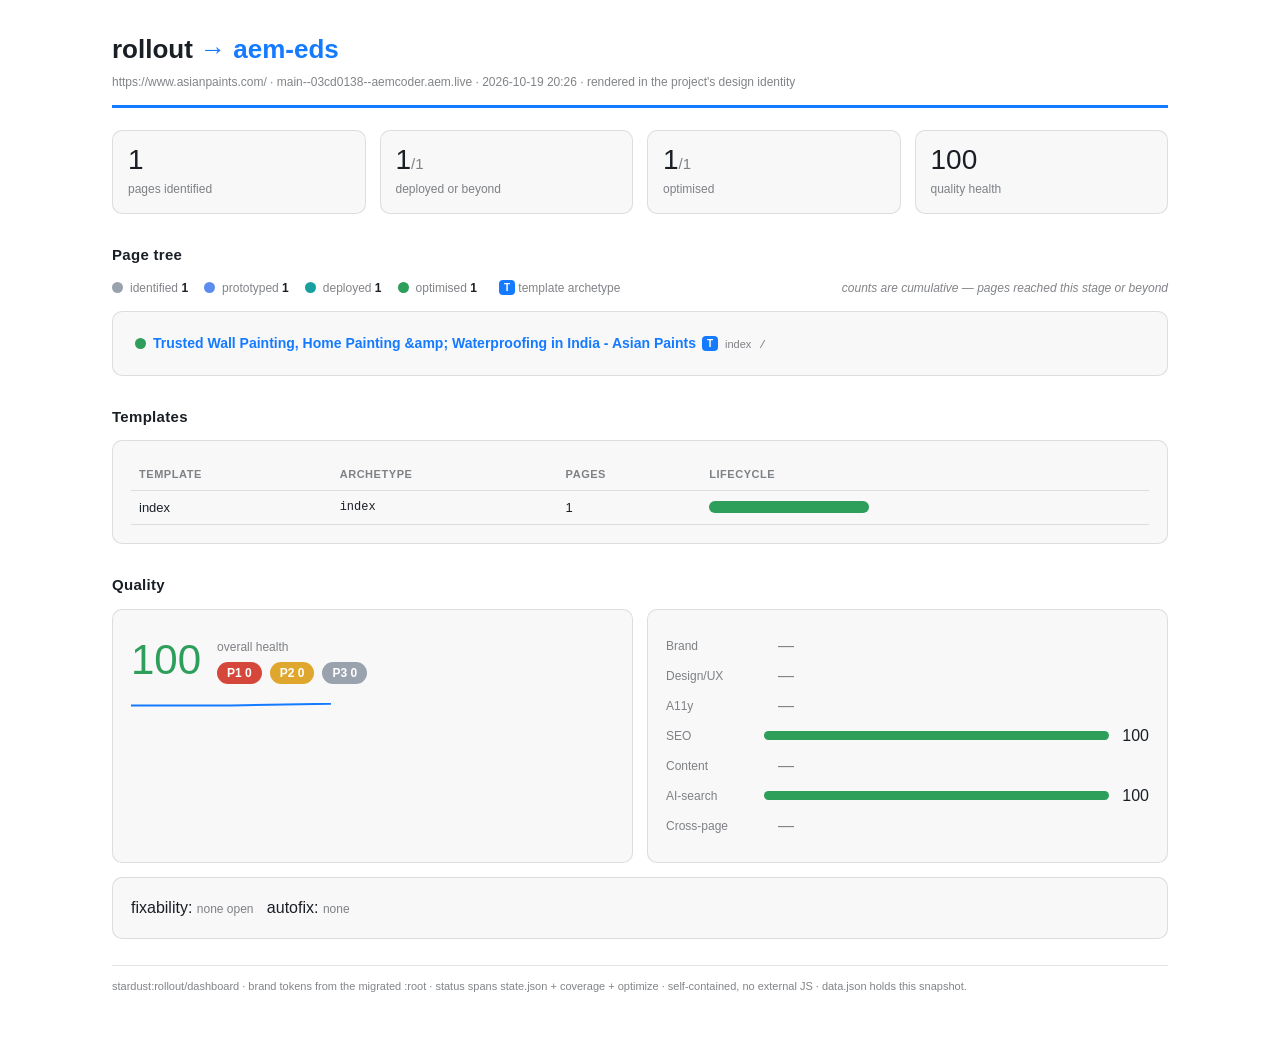
<file: stardust/rollout/dashboard/index.html>
<!doctype html><html lang="en"><head><meta charset="utf-8"><meta name="viewport" content="width=device-width, initial-scale=1">
<title>rollout — https://www.asianpaints.com/</title>
<style>
:root{--bg:#ffffff;--fg:#1a1f26;--accent:#147aff;--heading:'Manrope', manrope-fallback, sans-serif;--body:'Manrope', manrope-fallback, sans-serif;--radius:10px;--maxw:1100px;
--muted:color-mix(in srgb,var(--fg) 55%,transparent);--line:color-mix(in srgb,var(--fg) 12%,transparent);--card:color-mix(in srgb,var(--fg) 3%,var(--bg))}
*{box-sizing:border-box}body{margin:0;font-family:var(--body);color:var(--fg);background:var(--bg);line-height:1.5}
.wrap{max-width:var(--maxw);margin:0 auto;padding:30px 22px 70px}
header{border-bottom:3px solid var(--accent);padding-bottom:14px;margin-bottom:22px}
h1{font-family:var(--heading);font-size:26px;margin:0}h1 b{color:var(--accent)}
h2{font-family:var(--heading);font-size:15px;letter-spacing:.02em;margin:30px 0 12px}
.sub{color:var(--muted);font-size:12px;margin-top:4px}
.cards{display:grid;grid-template-columns:repeat(4,1fr);gap:14px;margin-bottom:8px}
.card{background:var(--card);border:1px solid var(--line);border-radius:var(--radius);padding:15px}
.card .n{font-family:var(--heading);font-size:28px;line-height:1}.card .l{font-size:12px;color:var(--muted);margin-top:6px}
.panel{background:var(--card);border:1px solid var(--line);border-radius:var(--radius);padding:18px;margin-bottom:14px}
.legend{display:flex;flex-wrap:wrap;gap:16px;margin:2px 0 14px;align-items:center}
.lg{font-size:12px;color:var(--muted)}.lg b{color:var(--fg)}.muted-note{font-style:italic;margin-left:auto}
.dot{display:inline-block;width:11px;height:11px;border-radius:50%;margin-right:7px;vertical-align:-1px}
.dot.folder{background:transparent;border:1.5px solid var(--line)}
.tree{font-size:14px}.tree ul{list-style:none;margin:0;padding-left:20px;border-left:1px dotted var(--line)}
.tree>ul{padding-left:4px;border-left:none}.tree li{margin:3px 0}
.nm{font-weight:600}.nm.is-t{color:var(--accent)}.nm.dir{color:var(--muted);font-weight:600}
.tmpl-badge{display:inline-block;background:var(--accent);color:var(--bg);font-size:10px;font-weight:700;border-radius:4px;padding:0 5px;margin-left:6px;vertical-align:1px}
.tref{font-size:11px;color:var(--muted);margin-left:7px}
.pth{font-size:11px;color:var(--muted);margin-left:8px;font-family:ui-monospace,Menlo,Consolas,monospace}
.fnd{font-size:11px;color:#d6473b;margin-left:8px}
table{width:100%;border-collapse:collapse;font-size:13px}td,th{text-align:left;padding:7px 8px;border-bottom:1px solid var(--line)}
th{font-size:11px;text-transform:uppercase;letter-spacing:.05em;color:var(--muted)}.mono{font-family:ui-monospace,Menlo,Consolas,monospace;font-size:12px}
.stack{display:flex;height:12px;width:160px;border-radius:6px;overflow:hidden;background:color-mix(in srgb,var(--fg) 8%,transparent)}.stack span{display:block}
.grid2{display:grid;grid-template-columns:1fr 1fr;gap:14px}
.gauge{display:flex;align-items:center;gap:16px}.gauge .big{font-family:var(--heading);font-size:42px}
.sev{display:flex;gap:8px;margin-top:6px}.pill{border-radius:20px;padding:2px 10px;font-size:12px;font-weight:600;color:#fff}
.dim{display:flex;align-items:center;gap:10px;margin:6px 0}.dl{width:88px;font-size:12px;color:var(--muted)}.dbar{flex:1;height:9px;background:color-mix(in srgb,var(--fg) 8%,transparent);border-radius:5px;overflow:hidden}.dbar i{display:block;height:100%}.dn{width:30px;text-align:right;font-variant-numeric:tabular-nums}.dn.na{color:var(--muted)}
.chip{display:inline-block;border:1px solid var(--line);border-radius:20px;padding:2px 10px;margin:3px 4px 0 0;font-size:12px}.chip b{color:var(--accent)}
footer{margin-top:26px;color:var(--muted);font-size:11px;border-top:1px solid var(--line);padding-top:12px}
@media(max-width:720px){.cards{grid-template-columns:repeat(2,1fr)}.grid2{grid-template-columns:1fr}}
</style></head><body><div class="wrap">
<header><h1>rollout <b>→ aem-eds</b></h1><div class="sub">https://www.asianpaints.com/ · main--03cd0138--aemcoder.aem.live · 2026-10-19 20:26 · rendered in the project's design identity</div></header>

<div class="cards">
  <div class="card"><div class="n">1</div><div class="l">pages identified</div></div>
  <div class="card"><div class="n">1<span style="font-size:15px;color:var(--muted)">/1</span></div><div class="l">deployed or beyond</div></div>
  <div class="card"><div class="n">1<span style="font-size:15px;color:var(--muted)">/1</span></div><div class="l">optimised</div></div>
  <div class="card"><div class="n">100</div><div class="l">quality health</div></div>
</div>

<h2>Page tree</h2>
<div class="legend"><span class="lg"><i class="dot" style="background:#9aa3ad" title="identified"></i>identified <b>1</b></span><span class="lg"><i class="dot" style="background:#5b8def" title="prototyped"></i>prototyped <b>1</b></span><span class="lg"><i class="dot" style="background:#18a0a0" title="deployed"></i>deployed <b>1</b></span><span class="lg"><i class="dot" style="background:#2e9e5b" title="optimised"></i>optimised <b>1</b></span><span class="lg"><span class="tmpl-badge">T</span> template archetype</span><span class="lg muted-note">counts are cumulative — pages reached this stage or beyond</span></div>
<div class="panel tree"><ul><li class="root"><i class="dot" style="background:#2e9e5b" title="optimised"></i><span class="nm is-t">Trusted Wall Painting, Home Painting &amp;amp; Waterproofing in India - Asian Paints</span><span class="tmpl-badge" title="template archetype for index">T</span><span class="tref">index</span><span class="pth">/</span></li></ul></div>

<h2>Templates</h2>
<div class="panel"><table><thead><tr><th>template</th><th>archetype</th><th>pages</th><th>lifecycle</th></tr></thead><tbody><tr><td>index</td><td class="mono">index</td><td>1</td><td><span class="stack"><span style="width:100%;background:#2e9e5b" title="optimised: 1"></span></span></td></tr></tbody></table></div>

<h2>Quality</h2>
<div class="grid2">
  <div class="panel"><div class="gauge"><div class="big" style="color:#2e9e5b">100</div><div><div class="sub">overall health</div><div class="sev"><span class="pill" style="background:#d6473b">P1 0</span><span class="pill" style="background:#e0a72e">P2 0</span><span class="pill" style="background:#9aa3ad">P3 0</span></div></div></div><div style="margin-top:12px"><svg width="200" height="36" viewBox="0 0 200 36"><polyline fill="none" stroke="#147aff" stroke-width="2" points="0,2.519999999999996 100,2.519999999999996 200,0.7199999999999989"/></svg></div></div>
  <div class="panel"><div class="dim"><span class="dl">Brand</span><span class="dn na">—</span></div><div class="dim"><span class="dl">Design/UX</span><span class="dn na">—</span></div><div class="dim"><span class="dl">A11y</span><span class="dn na">—</span></div><div class="dim"><span class="dl">SEO</span><span class="dbar"><i style="width:100%;background:#2e9e5b"></i></span><span class="dn">100</span></div><div class="dim"><span class="dl">Content</span><span class="dn na">—</span></div><div class="dim"><span class="dl">AI-search</span><span class="dbar"><i style="width:100%;background:#2e9e5b"></i></span><span class="dn">100</span></div><div class="dim"><span class="dl">Cross-page</span><span class="dn na">—</span></div></div>
</div>
<div class="panel">fixability: <span class="sub">none open</span> &nbsp; autofix: <span class="sub">none</span></div>

<footer>stardust:rollout/dashboard · brand tokens from the migrated :root · status spans state.json + coverage + optimize · self-contained, no external JS · data.json holds this snapshot.</footer>
</div></body></html>
</file>
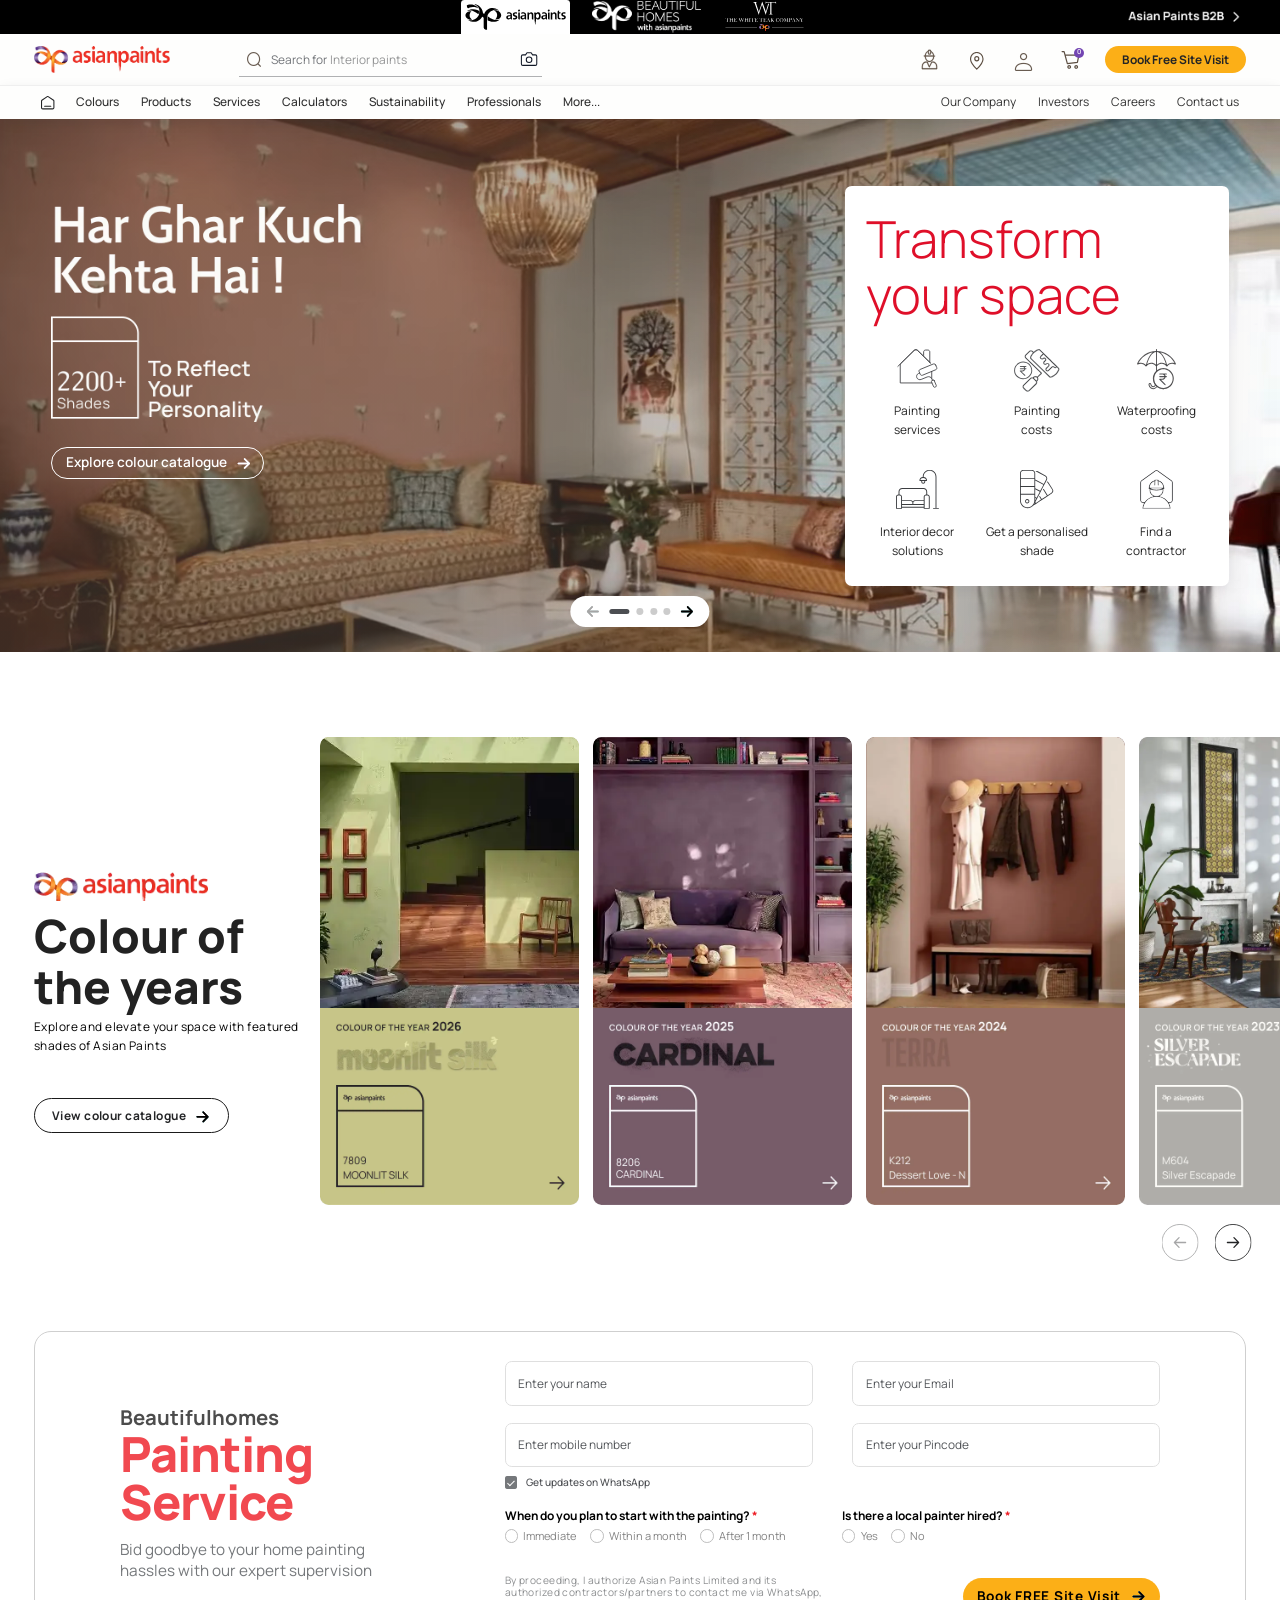
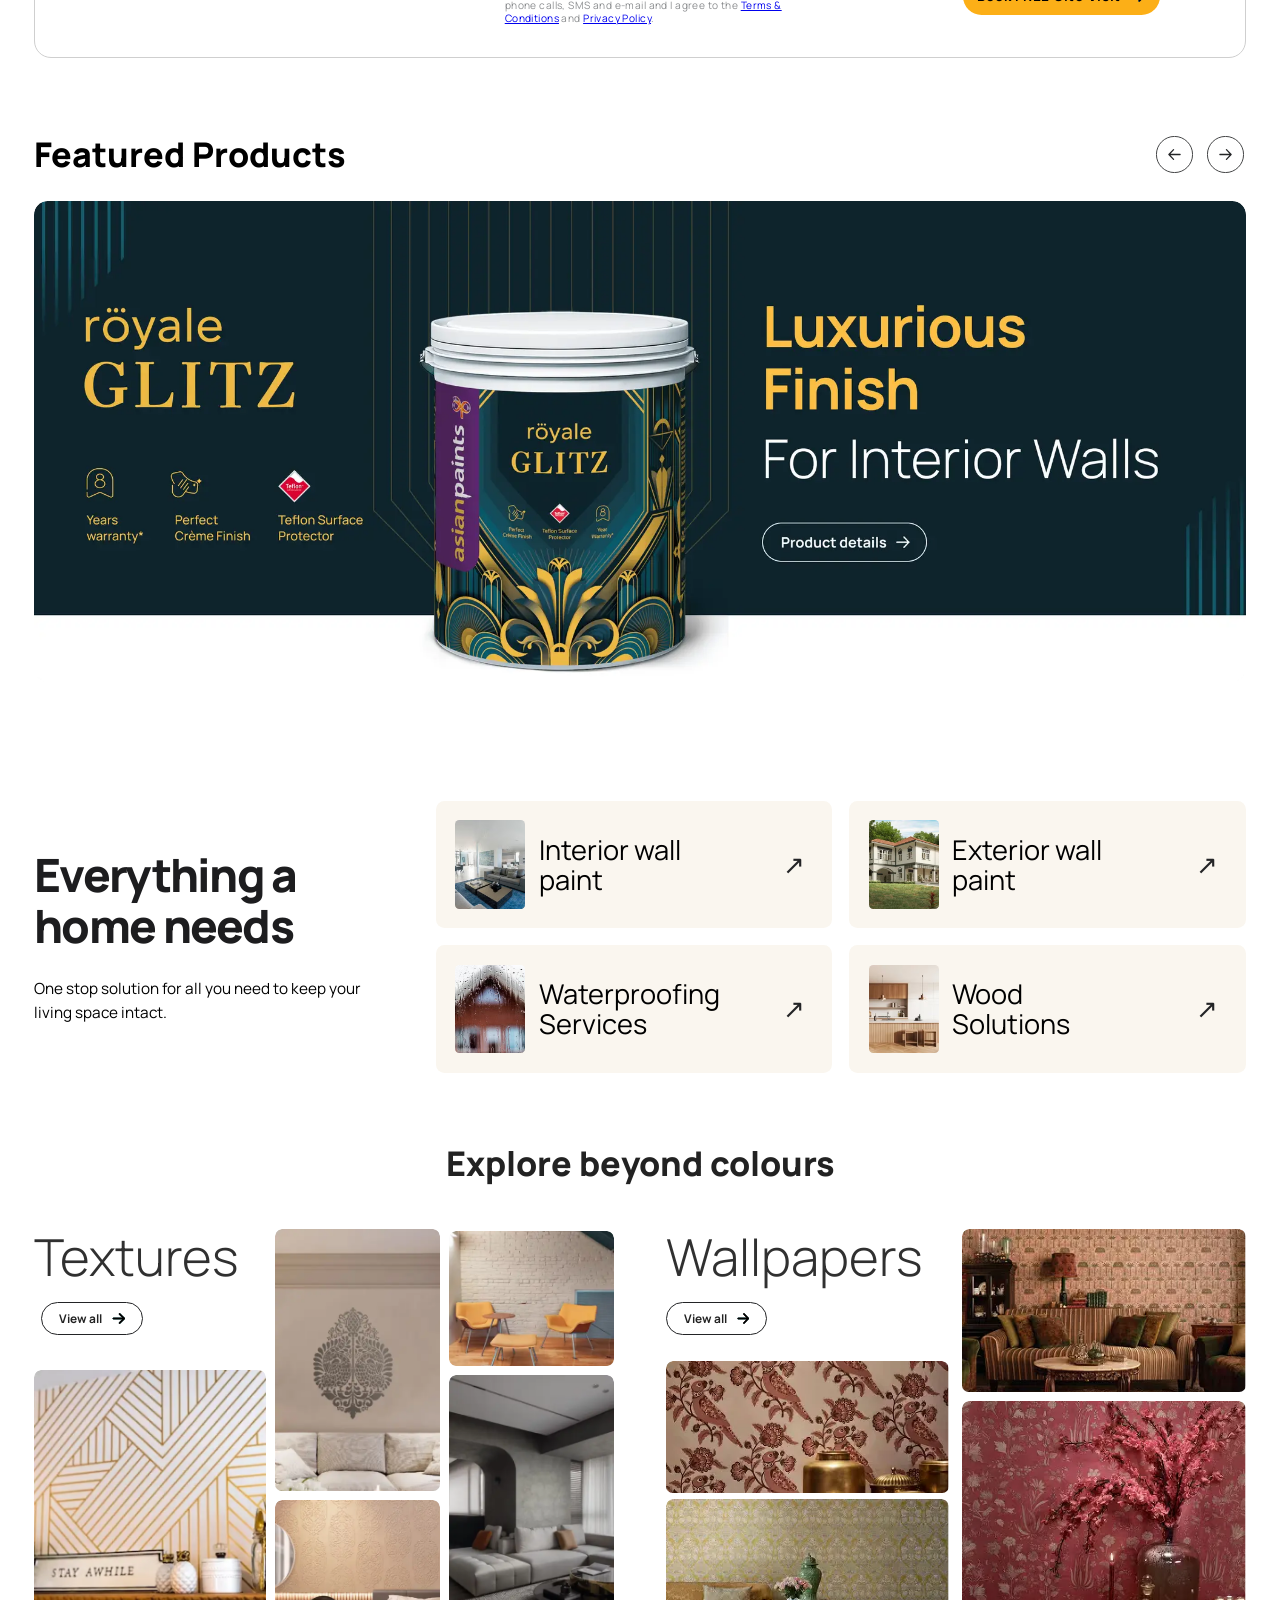
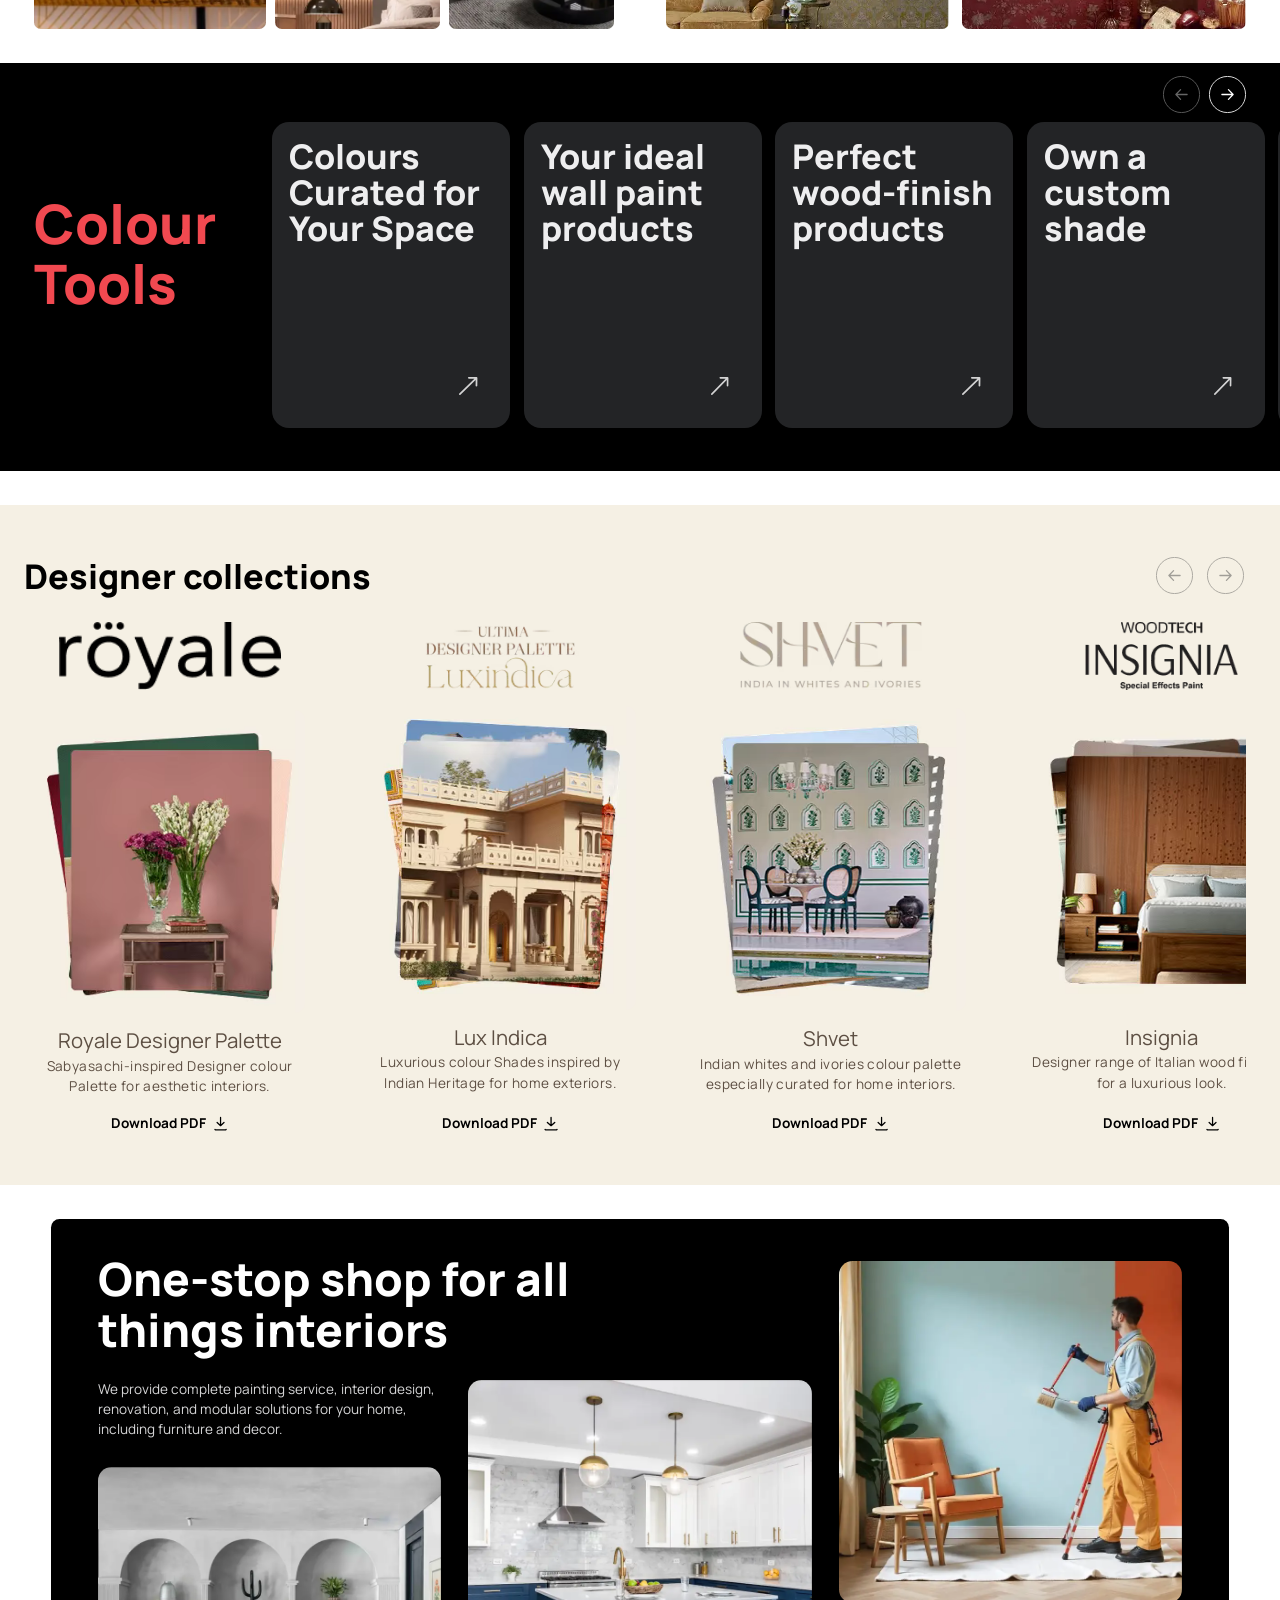
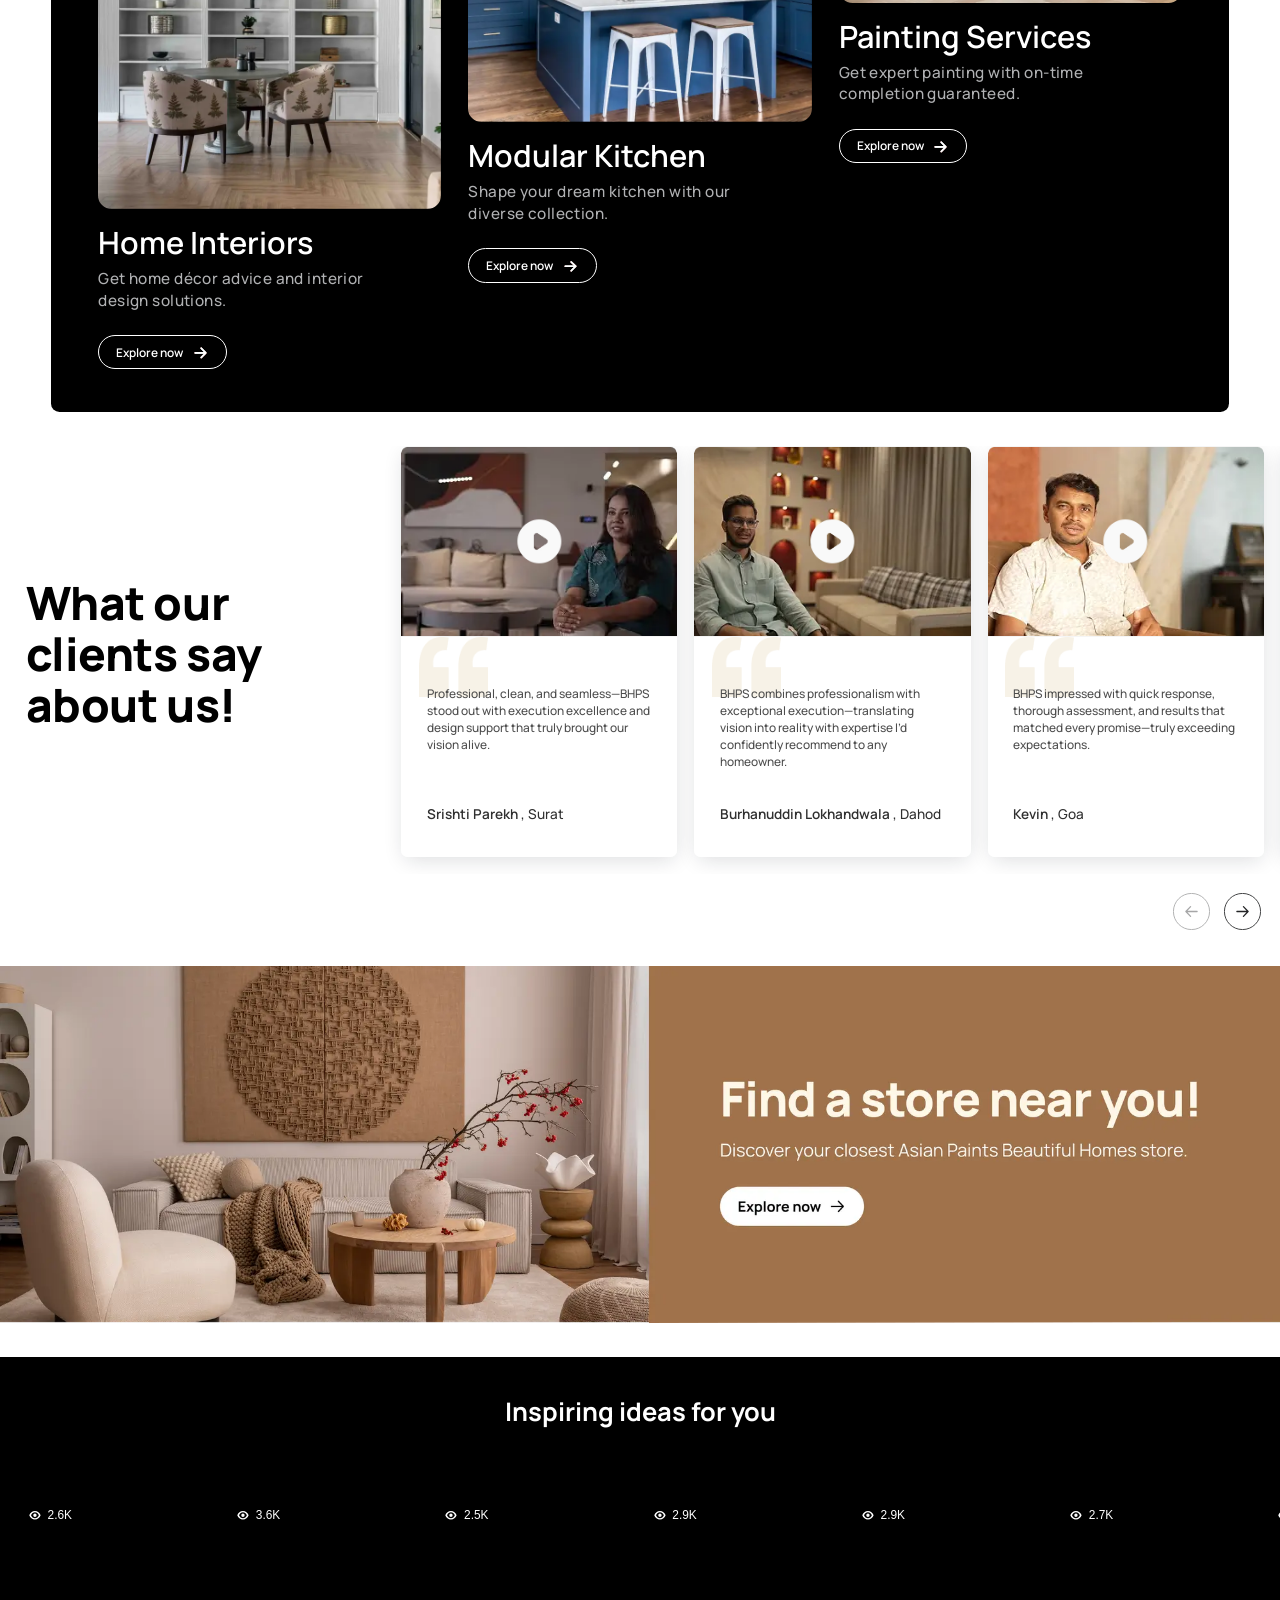
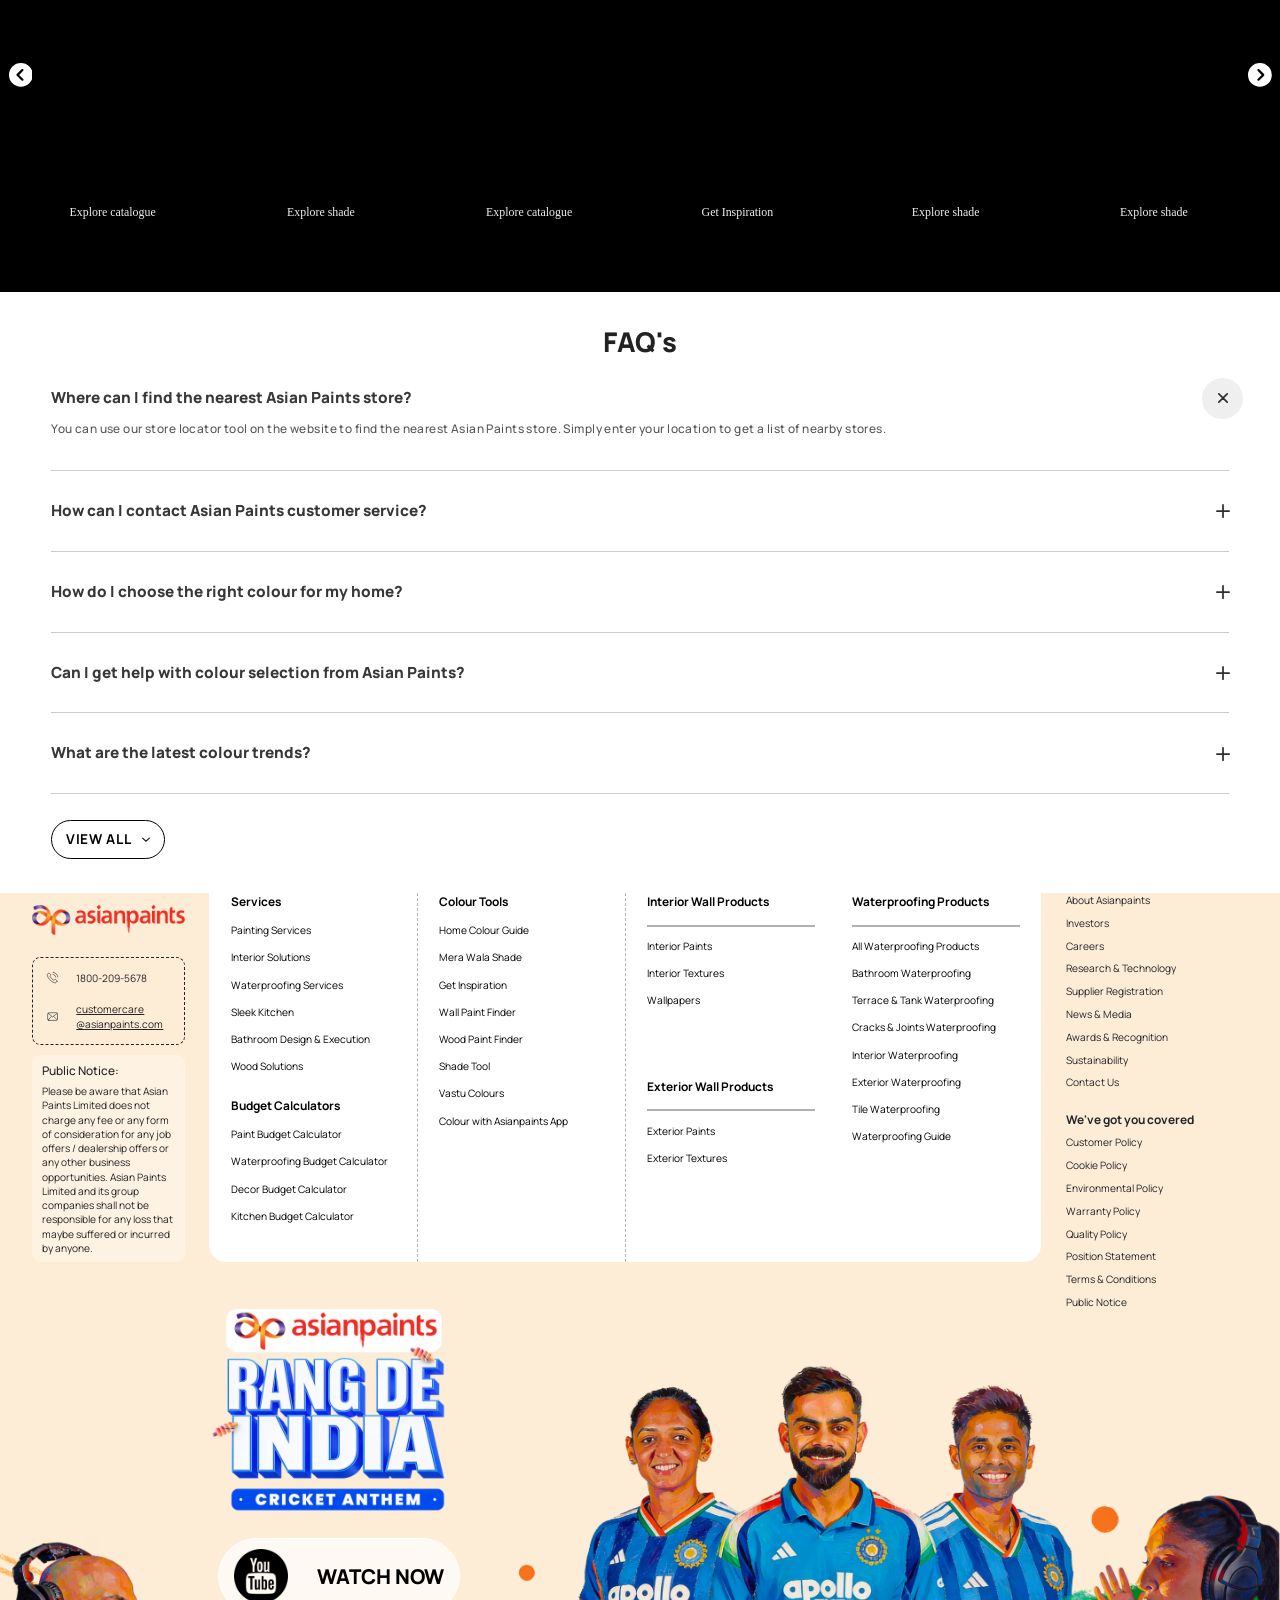
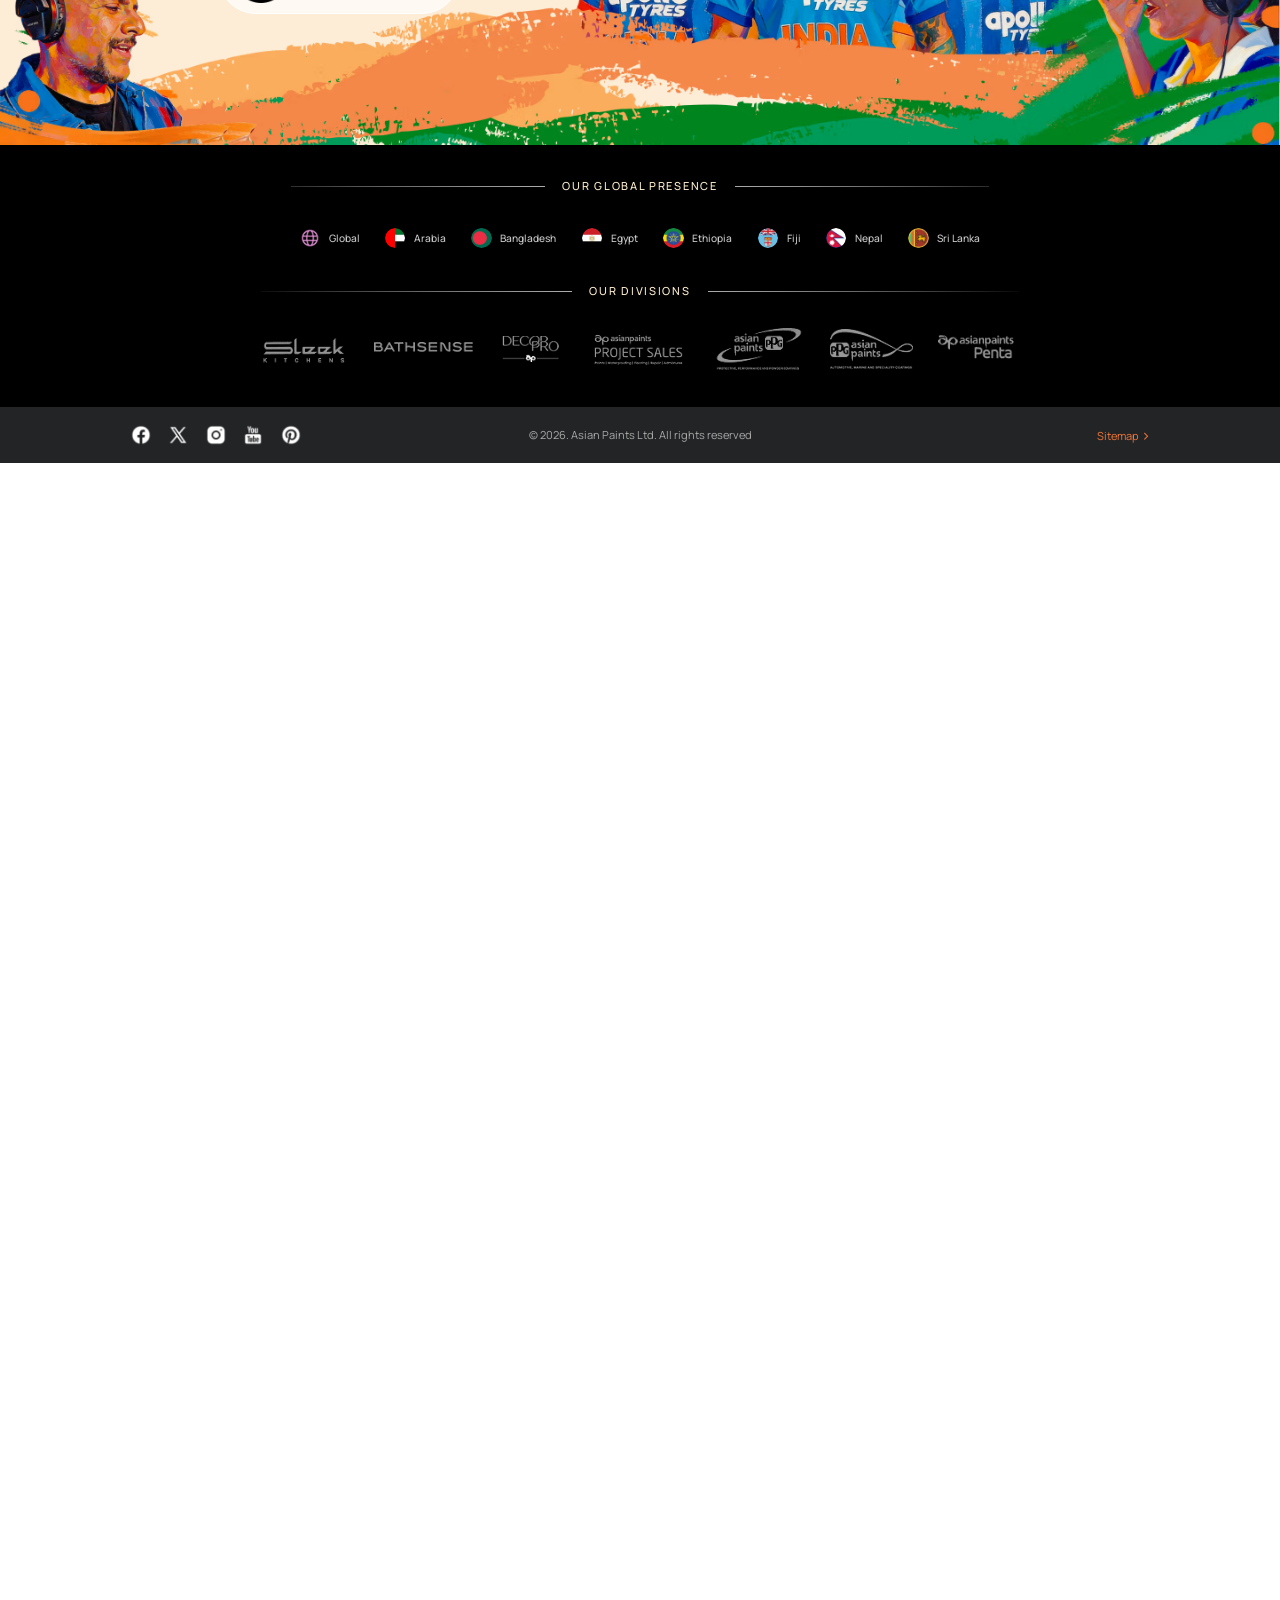
<file: stardust/prototypes/index-ds.html>
<!DOCTYPE html>
<html lang="en">
<head>
<meta charset="utf-8">
<meta name="viewport" content="width=device-width, initial-scale=1">
<title>Trusted Wall Painting, Home Painting &amp; Waterproofing in India - Asian Paints</title>
<link rel="stylesheet" href="css/canon.css">
<link rel="stylesheet" href="css/chrome.css">
<link rel="stylesheet" href="css/index-a.css">
<link rel="stylesheet" href="css/index-b.css">
<script src="js/chrome.js" defer></script>
<script src="js/index-a.js" defer></script>
<script src="js/index-b.js" defer></script>
</head>
<body>
<h1 class="chrome-sr-only">Interior &amp; Exterior Wall Paint by Experts</h1>
<header class="header-wrapper">
  <div class="header block">
    <div class="header-brands">
      <div class="header-brands-inner">
        <a class="brand-item active" href="https://www.asianpaints.com/">
          <span class="brand-item-picture-wrap">
            <span class="brand-item-picture-desktop"><img src="media/media_1a702e78826046d802341deab37b7ea1d3e780c75.svg" alt="Asian Paints Home Page" width="111" height="29"></span>
            <span class="brand-item-picture-mobile"><picture> <img src="media/media_1a702e78826046d802341deab37b7ea1d3e780c75.svg" alt="Asian Paints Home Page" width="111" height="29"> </picture></span>
          </span>
        </a>
        <a class="brand-item" href="https://www.beautifulhomes.asianpaints.com/?utm_source=ap-header&amp;utm_medium=unification&amp;utm_campaign=decor_org">
          <span class="brand-item-picture-wrap">
            <span class="brand-item-picture-desktop"><img src="media/media_1df6f00881bab3e6fe6a795673f0bc62c386812c8.webp" alt="Beautiful Homes with Asian Paints Home Page" width="535" height="157"></span>
            <span class="brand-item-picture-mobile"><picture> <img src="media/media_1df6f00881bab3e6fe6a795673f0bc62c386812c8.webp" alt="Beautiful Homes with Asian Paints Home Page" width="535" height="157"> </picture></span>
          </span>
        </a>
        <a class="brand-item" href="https://whiteteak.asianpaints.com/?utm_source=ap_header&amp;utm_medium=unification&amp;utm_campaign=white_teak">
          <span class="brand-item-picture-wrap">
            <span class="brand-item-picture-desktop"><img src="media/media_1d5a80cc7d95a4d943a9a605875549a5892643014.svg" alt="The White Teak Company Home Page" width="120" height="40"></span>
            <span class="brand-item-picture-mobile"><picture> <img src="media/media_1e967c4bb9f2f6563bdc9ba788fb9e52f170e898c.png" alt="The White Teak Company Home Page"> </picture></span>
          </span>
        </a>
      </div>
      <a class="brand-b2b" href="https://www.apassure.asianpaints.com/">
        <span class="brand-item-picture-wrap">
          <span class="brand-item-picture-desktop"><img src="media/media_1c4da8404ff27e7dc3a9cd824a8c100e802563a6a.png" alt="B2B logo" width="564" height="96"></span>
          <span class="brand-item-picture-mobile"><picture> <img src="media/media_18154fa468cb1c232118b803a7835f2a4081841fc.png" alt="B2B logo"> </picture></span>
        </span>
      </a>
    </div>
    <div class="header-sticky">
      <div class="header-main">
        <div class="header-main-inner">
          <button class="nav-hamburger" type="button" aria-label="Open navigation" aria-expanded="false" aria-controls="nav">
            <span class="hamburger-icon"></span><span class="hamburger-cross"></span>
          </button>
          <a class="header-logo" href="https://www.asianpaints.com/"><img src="media/media_1dcd412f481b999aea34fb73f65d1958071af7b4a.webp" alt="Asian Paints Home Page" width="321" height="63"></a>
          <div class="header-search">
            <span class="search-icon"><img alt="Search" src="media/search-icon.svg" width="24" height="24"></span>
            <div class="search-field">
              <input class="search-input" type="text" aria-label="Search" name="global-search" autocomplete="off" placeholder="Search for Interior paints">
              <div class="search-placeholder">Search for <span>Interior paints</span></div>
            </div>
            <button class="camera-btn" type="button" aria-label="Search by image"></button>
          </div>
          <div class="header-actions">
            <button class="mobile-search-btn" type="button" aria-label="Search"><img alt="Search" src="media/search-icon.svg" width="24" height="24"></button>
            <a class="action-btn contractor-icon" href="https://www.asianpaints.com/contractors/painting-contractors.html" aria-label="Find Contractor">
              <img src="media/media_1719ceb5eda30471e449c8ff2c3c7238e5841f0a0.svg" alt="Find Contractor" width="20" height="25">
              <span class="icon-tooltip-text icon-tooltip-text-stacked"><span class="icon-tooltip-line">Find</span><span class="icon-tooltip-line">Contractor</span></span>
            </a>
            <a class="action-btn store-btn" href="https://www.asianpaints.com/store-locator.html" aria-label="Store Locator">
              <img src="media/store-location-icon.svg" alt="Store Locator">
              <span class="icon-tooltip-text">Store Locator</span>
            </a>
            <div class="profile-dropdown-wrapper">
              <a class="action-btn profile-btn profile-auth-link" href="#" aria-label="Profile">
                <img alt="Profile" src="media/profile-icon-gray-brown.png" width="24" height="24">
                <span class="icon-tooltip-text">Profile</span>
              </a>
              <div class="profile-dropdown">
                <p class="profile-dropdown-greeting"></p>
                <a href="https://www.asianpaints.com/content/ap/en/home/my-profile.html" class="profile-dropdown-item"><span class="profile-dropdown-icon"><svg xmlns="http://www.w3.org/2000/svg" width="20" height="20" viewBox="0 0 24 24" fill="none" stroke="currentColor" stroke-width="2"><circle cx="12" cy="8" r="4"></circle><path d="M6 21V19a4 4 0 014-4h4a4 4 0 014 4v2"></path></svg></span> My Profile</a>
                <a href="https://www.asianpaints.com/content/ap/en/home/my-wishlist.html" class="profile-dropdown-item"><span class="profile-dropdown-icon"><svg xmlns="http://www.w3.org/2000/svg" width="20" height="20" viewBox="0 0 24 24" fill="none" stroke="currentColor" stroke-width="2"><path d="M20.84 4.61a5.5 5.5 0 00-7.78 0L12 5.67l-1.06-1.06a5.5 5.5 0 00-7.78 7.78l1.06 1.06L12 21.23l7.78-7.78 1.06-1.06a5.5 5.5 0 000-7.78z"></path></svg></span> Wishlist</a>
                <button type="button" class="profile-dropdown-signout">Sign out</button>
              </div>
            </div>
            <a class="action-btn cart-btn" href="https://www.asianpaints.com/" aria-label="Cart">
              <img src="media/media_1d9e5bf70cad744b6be2aec54de6da31f40260e66.svg" alt="Cart" width="24" height="24">
              <span class="cart-badge">0</span>
              <span class="icon-tooltip-text">Cart</span>
            </a>
          </div>
          <div class="header-cta">
            <a class="cta-btn" href="https://www.asianpaints.com/eds/forms/book-free-site-visit">Book Free Site Visit</a>
          </div>
          <a class="mobile-home-btn" href="https://www.asianpaints.com/" aria-label="Home"></a>
        </div>
      </div>
      <div class="header-nav-bar" id="nav">
        <div class="header-nav-inner">
          <div class="nav-left">
            <nav class="main-nav" aria-label="Main navigation">
              <ul class="nav-list">
<li class="nav-item nav-item-1 nav-home"><a class="nav-link" href="https://www.asianpaints.com/" aria-label="Home"></a></li>
<li class="nav-item nav-item-2 has-dropdown"><a class="nav-link" href="#">Colours<span class="nav-chevron"></span></a>
<div class="nav-dropdown"><div class="dropdown-back"><span class="back-arrow">‹</span>Colours</div><div class="dropdown-inner">
<div class="dropdown-column dropdown-column-wide"><h4 class="dropdown-title">Colour by family</h4><div class="dropdown-links-split"><ul class="dropdown-links"><li><a href="https://www.asianpaints.com/colour-catalogue.html">All Colours</a></li><li><a href="https://www.asianpaints.com/colour-catalogue/grey-wall-colours.html">Grey</a></li><li><a href="https://www.asianpaints.com/colour-catalogue/blue-wall-colours.html">Blue</a></li><li><a href="https://www.asianpaints.com/colour-catalogue/brown-wall-colours.html">Brown</a></li><li><a href="https://www.asianpaints.com/colour-catalogue/red-wall-colours.html">Red</a></li><li><a href="https://www.asianpaints.com/colour-catalogue/orange-wall-colours.html">Orange</a></li><li><a href="https://www.asianpaints.com/colour-catalogue/yellow-wall-colours.html">Yellow</a></li></ul><ul class="dropdown-links"><li><a href="https://www.asianpaints.com/colour-catalogue/green-wall-colours.html">Green</a></li><li><a href="https://www.asianpaints.com/colour-catalogue/purple-wall-colours.html">Purple</a></li><li><a href="https://www.asianpaints.com/colour-catalogue/pink-wall-colours.html">Pink</a></li><li><a href="https://www.asianpaints.com/colour-catalogue/white-wall-colours.html">Whites</a></li><li><a href="https://www.asianpaints.com/colour-catalogue/off-white-wall-colours.html">Off Whites</a></li></ul></div></div>
<div class="dropdown-column"><h4 class="dropdown-title">Colour Collections</h4><ul class="dropdown-links"><li><a href="https://www.asianpaints.com/royale-inspiration.html">Royale Designer</a></li><li><a href="https://www.asianpaints.com/colour-next.html">Colour of the year</a></li></ul></div>
<div class="dropdown-column"><h4 class="dropdown-title">Colour Tools</h4><ul class="dropdown-links"><li><a href="https://www.asianpaints.com/home-colour-guide.html">Colour Quiz</a></li><li><a href="https://www.asianpaints.com/resources/tools/paint-finish-tool.html">Wall Paint Finder</a></li><li><a href="https://www.asianpaints.com/resources/tools/wood-finish-selection-tool.html">Wood Paint Finder</a></li><li><a href="https://www.asianpaints.com/wood-visualiser.html">Wood Finish Visualiser</a></li><li><a href="https://www.asianpaints.com/resources/tools/interior-texture-finder-tool.html">Textures For You<span class="new-badge">New</span></a></li><li><a href="https://www.asianpaints.com/resources/tools/catalogue-directory.html">Shade Cards<span class="new-badge">New</span></a></li><li><a href="https://www.asianpaints.com/resources/tools/mobile-app.html">Visualize Shades</a></li></ul></div>
<div class="dropdown-column"><h4 class="dropdown-title">Inspirations</h4><ul class="dropdown-links"><li><a href="https://www.asianpaints.com/inspiration.html">Colour combinations</a></li><li><a href="https://www.asianpaints.com/moodboard.html">Moodboard<span class="new-badge">New</span></a></li><li><a href="https://www.asianpaints.com/where-the-heart-is/season-9.html">Celebrity homes</a></li><li><a href="https://www.asianpaints.com/resources/tools/home-discoveries.html">Home discoveries</a></li></ul></div></div></div></li>
<li class="nav-item nav-item-3 has-dropdown"><a class="nav-link" href="#">Products<span class="nav-chevron"></span></a>
<div class="nav-dropdown"><div class="dropdown-back"><span class="back-arrow">‹</span>Products</div><div class="dropdown-inner">
<div class="dropdown-column"><h4 class="dropdown-title">For Interior Walls</h4><ul class="dropdown-links"><li><a href="https://www.asianpaints.com/paint-products/interior-wall-paints.html">Paints</a></li><li><a href="https://www.asianpaints.com/paint-products/interior-wall-paints/royale-play.html">Textures</a></li><li><a href="https://www.asianpaints.com/wall-coverings.html">Wallpapers</a></li></ul></div>
<div class="dropdown-column"><h4 class="dropdown-title">For Exterior Walls</h4><ul class="dropdown-links"><li><a href="https://www.asianpaints.com/paint-products/exterior-wall-paints.html">Paints</a></li><li><a href="https://www.asianpaints.com/texture-paints/exterior-textures.html">Textures</a></li></ul></div>
<div class="dropdown-column"><h4 class="dropdown-title">Waterproofing</h4><ul class="dropdown-links"><li><a href="https://www.asianpaints.com/waterproofing-products.html">All products</a></li><li><a href="https://www.asianpaints.com/waterproofing-products/bathrooms.html">Bathrooms</a></li><li><a href="https://www.asianpaints.com/waterproofing-products/terrace-and-tanks.html">Terrace &amp; tanks</a></li><li><a href="https://www.asianpaints.com/waterproofing-products/cracks-and-joints.html">Cracks &amp; joints</a></li><li><a href="https://www.asianpaints.com/waterproofing-products/interiors.html">Interior</a></li><li><a href="https://www.asianpaints.com/waterproofing-products/tiling.html">Tiling</a></li><li><a href="https://www.asianpaints.com/waterproofing-products/exteriors.html">Exteriors</a></li></ul></div>
<div class="dropdown-column"><h4 class="dropdown-title">Other Surface</h4><ul class="dropdown-links"><li><a href="https://www.asianpaints.com/products/wood-finish/wood-for-interior.html">Wood Finishes</a></li><li><a href="https://www.asianpaints.com/enamel-paints.html">Metal paints</a></li><li><a href="https://www.asianpaints.com/products/undercoats.html">Undercoats</a></li><li><a href="https://www.asianpaints.com/products/adhesives.html">Adhesives</a></li><li><a href="https://www.asianpaints.com/products/tools.html">Brushes &amp; Ancillaries</a></li><li><a href="https://www.asianpaints.com/products/diy.html">DIY</a></li></ul></div></div></div></li>
<li class="nav-item nav-item-4 has-dropdown"><a class="nav-link" href="#">Services<span class="nav-chevron"></span></a>
<div class="nav-dropdown"><div class="dropdown-back"><span class="back-arrow">‹</span>Services</div><div class="dropdown-inner">
<div class="dropdown-column dropdown-column-no-title"><ul class="dropdown-links"><li><a href="https://www.asianpaints.com/services/asian-paints-safe-painting-service.html">Painting</a></li><li><a href="https://www.asianpaints.com/services/interior-design-solutions.html">Interior solutions</a></li><li><a href="https://www.asianpaints.com/services/waterproofing-solutions.html">Waterproofing</a></li><li><a href="https://www.beautifulhomes.asianpaints.com/sleek-kitchens.html?utm_source=ap&amp;utm_medium=top-nav&amp;utm_campaign=unification">Kitchen</a></li></ul></div></div></div></li>
<li class="nav-item nav-item-5 has-dropdown"><a class="nav-link" href="#">Calculators<span class="nav-chevron"></span></a>
<div class="nav-dropdown"><div class="dropdown-back"><span class="back-arrow">‹</span>Calculators</div><div class="dropdown-inner">
<div class="dropdown-column dropdown-column-no-title"><ul class="dropdown-links"><li><a href="https://www.asianpaints.com/resources/tools/paint-quotation-tool.html">Paint quotation calculator</a></li><li><a href="https://www.asianpaints.com/resources/tools/waterproofing-budget-calculator.html">Waterproofing budget calculator</a></li><li><a href="https://www.asianpaints.com/resources/tools/paint-budget-calculator.html">Paint budget calculator</a></li><li><a href="https://www.asianpaints.com/resources/tools/interior-design-solutions-calculator.html">Interior design cost calculator</a></li><li><a href="https://www.asianpaints.com/resources/tools/kitchen-cost-calculator.html">Kitchen cost calculator</a></li></ul></div></div></div></li>
<li class="nav-item nav-item-6"><a class="nav-link" href="https://sustainability.asianpaints.com/sustainability/">Sustainability</a></li>
<li class="nav-item nav-item-7 has-dropdown"><a class="nav-link" href="#">Professionals<span class="nav-chevron"></span></a>
<div class="nav-dropdown"><div class="dropdown-back"><span class="back-arrow">‹</span>Professionals</div><div class="dropdown-inner">
<div class="dropdown-column dropdown-column-no-title"><ul class="dropdown-links"><li><a href="https://www.apassure.asianpaints.com/">B2B Customers</a></li><li><a href="https://www.asianpaints.com/decorpro.html">Architects/Interior designers</a></li></ul></div></div></div></li>
<li class="nav-item nav-item-8 has-dropdown"><a class="nav-link" href="#">More...<span class="nav-chevron"></span></a>
<div class="nav-dropdown"><div class="dropdown-back"><span class="back-arrow">‹</span>More...</div><div class="dropdown-inner">
<div class="dropdown-column"><h4 class="dropdown-title">More</h4><ul class="dropdown-links"><li><a href="https://www.asianpaints.com/contractors/painting-contractors.html">Find Contractor</a></li><li><a href="https://www.asianpaints.com/store-locator.html">Find a store</a></li><li><a href="https://www.asianpaints.com/service-center-locator.html">Find a Service Center</a></li><li><a href="https://www.asianpaints.com/blogs.html">Blogs</a></li><li><a href="https://www.asianpaints.com/guides.html">Guides</a></li><li><a href="https://www.asianpaints.com/recycle-store-locator.html">Paint bucket return</a></li><li><a href="https://www.beautifulhomes.asianpaints.com/?utm_source=ap&amp;utm_medium=top-nav&amp;utm_campaign=unification">Explore home decor</a></li></ul></div></div></div></li>              </ul>
            </nav>
          </div>
          <div class="nav-right">
            <nav class="secondary-nav" aria-label="Secondary navigation">
              <ul class="secondary-nav-list">
                <li><a href="https://www.asianpaints.com/about-us.html">Our Company</a></li>
                <li><a href="https://www.asianpaints.com/more/investors.html">Investors</a></li>
                <li><a href="https://careers.asianpaints.com/">Careers</a></li>
                <li><a href="https://www.asianpaints.com/contact-us.html">Contact us</a></li>
              </ul>
            </nav>
          </div>
        </div>
      </div>
    </div>
    <!-- closed overlays (hidden until opened, as on the source) -->
    <div class="mobile-search-panel"><span class="search-icon"><img alt="Search" src="media/media_16ecb7b592e5b3e01516142db6797d8586bf71273.svg" width="24" height="24"></span><input type="text" class="search-input" placeholder="Search" aria-label="Search" autocomplete="off"><button class="camera-btn" type="button" aria-label="Search by image"></button><button class="mobile-search-close" type="button" aria-label="Close search">×</button></div>
    <div class="cart-modal-overlay"><div class="cart-modal"><button class="cart-modal-close" type="button" aria-label="Close cart">×</button><img class="cart-modal-icon" src="media/empty-cart-icon.webp" alt="empty-cart-icon" width="200" height="200"><h4 class="cart-modal-title">Your cart is empty</h4><a class="cart-modal-shop" href="https://www.asianpaints.com/paint-products.html">Shop now</a></div></div>
    <div class="search-dialog-overlay"><div class="search-dialog" aria-label="Search">
      <div class="sd-search-bar"><span class="sd-search-icon"><svg xmlns="http://www.w3.org/2000/svg" width="18" height="18" viewBox="0 0 24 24" fill="none" stroke="currentColor" stroke-width="2"><circle cx="11" cy="11" r="8"></circle><path d="m21 21-4.35-4.35"></path></svg></span><input type="text" class="sd-search-input" placeholder="Search" autocomplete="off"><button class="sd-camera-btn" type="button" aria-label="Search by image"></button><button class="sd-close-btn" type="button" aria-label="Close search">×</button></div>
      <div class="sd-content">
        <div class="sd-left">
          <div class="sd-section"><h3 class="sd-section-title">Trending Queries</h3></div>
          <div class="sd-section"><h3 class="sd-section-title">Suggestions</h3></div>
          <div class="sd-section"><h3 class="sd-section-title">Quick links</h3>
            <div class="sd-quicklinks-grid">
              <a class="sd-quicklink-card" href="https://www.asianpaints.com/services/asian-paints-safe-painting-service.html"><img src="media/ql-bh-painting.svg" alt="" width="16" height="16"><span class="sd-quicklink-label">Beautiful Homes Painting Service</span></a>
              <a class="sd-quicklink-card" href="https://www.asianpaints.com/services/beautiful-homes-service.html"><img src="media/ql-interior-design.svg" alt="" width="16" height="16"><span class="sd-quicklink-label">Interior Design Solution</span></a>
              <a class="sd-quicklink-card" href="https://www.asianpaints.com/resources/tools/paint-budget-calculator.html"><img src="media/ql-budget-calculator.svg" alt="" width="16" height="16"><span class="sd-quicklink-label">Budget Calculators</span></a>
              <a class="sd-quicklink-card" href="https://www.asianpaints.com/home-colour-guide.html"><img src="media/ql-home-colour-guide.svg" alt="" width="16" height="16"><span class="sd-quicklink-label">Home Colour Guide</span></a>
            </div>
          </div>
        </div>
        <div class="sd-right"><h3 class="sd-section-title">Best Results</h3><a class="sd-see-all" href="https://www.asianpaints.com/content/ap/en/home/searchresult.html">See all results<span> ›</span></a></div>
      </div>
      <section class="sd-location-results"><a class="sd-location-explore">Explore more</a></section>
    </div></div>
    <div class="login-modal-overlay"><div class="login-modal"><div class="login-modal-header"><h2 class="login-modal-title">Welcome User</h2><button type="button" class="login-modal-close">×</button></div><div class="login-modal-body"><button type="button" class="login-modal-action">Login</button><button type="button" class="login-modal-action">Continue as guest</button></div></div></div>
    <div class="vs-modal-overlay"><div class="vs-modal">
      <div class="vs-modal-header"><button class="vs-modal-close" type="button" aria-label="Close"><img src="media/CloseIconForm.webp" alt=""></button></div>
      <div class="vs-dropzone"><p class="vs-title">Get recommendations for Colour inspiration, Textures, Wallpapers, Interior Design ideas, etc...</p><p class="vs-drag-text">Drag &amp; drop your image here</p><p class="vs-or">or</p><button class="vs-browse-btn" type="button"><span class="vs-browse-label">Browse an image</span><span class="vs-browse-icon"><img src="media/browse-image-icon-desktop.png" alt="browse-image-icon-desktop" title="browse-image-icon-desktop"></span></button><input type="file" accept="image/jpeg,image/png,image/tiff" class="vs-file-input" aria-label="Browse an image"><p class="vs-hint">JPG or PNG. 5MB Maximum</p></div>
      <div class="mobile-container"><div class="search-title">Search with a photo</div><div class="recm-title">Get recommendations for Colour inspiration, Textures, Wallpapers, Interior Design ideas, etc...</div><div class="choose-photo-section"><p><b>Gallery </b>- Choose an existing photo</p><img src="media/gallery-photo-icon-mob.png" alt="gallery-photo-icon-mob" title="gallery-photo-icon-mob"></div><div class="click-photo-section"><p><b>Camera </b>- Click a photo</p><img src="media/click-photo-icon-mob.png" alt="click-photo-icon-mob" title="click-photo-icon-mob"></div><div class="image-format">JPG or PNG. 5MB Maximum</div></div>
      <input type="file" accept="image/*" class="vs-capture-input" aria-label="Capture an image">
    </div></div>
  </div>
</header>

<main>
<div class="section sr-only-container carousel-hero-banner-container homepage-icons-container-container">
  <div class="sr-only">
    <h2 id="interior--exterior-wall-paint-by-experts"><strong>Interior &amp; Exterior Wall Paint by Experts</strong></h2>
  </div>
  <div class="carousel-hero-banner" data-autoplay data-section="carousel-hero-banner">
    <div class="hero-track">
      <div class="hero-slide is-active" data-slide="0" role="group" aria-label="1 / 4">
        <div class="hero-media">
          <a class="hero-video-link" href="https://www.asianpaints.com/colour-catalogue.html" aria-label="Explore colour catalogue"><video class="hero-video" data-src-desktop="media/a-hero-video-desk.webm" data-src-mobile="media/a-hero-video-mob.webm" autoplay muted loop playsinline></video></a>
          <div class="hero-image"><picture><source media="(min-width: 768px)" srcset="media/a-hero-overlay-desk.webp"><img src="media/a-hero-overlay-mob.webp" alt="desk-text-image-overlay.webp (746×524)"></picture></div>
          <div class="video-overlay"></div>
          <a class="hero-cta" href="https://www.asianpaints.com/colour-catalogue.html">Explore colour catalogue</a>
        </div>
      </div>
        <div class="hero-slide" data-slide="1" role="group" aria-label="2 / 4">
          <div class="hero-media">
            <a class="hero-media-link" href="https://www.asianpaints.com/services/asian-paints-safe-painting-service.html" aria-label="bhps-banner-desk-new.webp (2880×1200)" data-label-mobile="bhps-banner-mobile-new.webp (824×1004)"><picture><source media="(min-width: 768px)" srcset="media/a-hero-bhps-desk.webp"><img src="media/a-hero-bhps-mob.webp" alt="bhps-banner-desk-new.webp (2880×1200)"></picture></a>
            <a class="hero-cta" href="https://www.asianpaints.com/services/asian-paints-safe-painting-service.html">Book a free site visit</a>
          </div>
        </div>
        <div class="hero-slide" data-slide="2" role="group" aria-label="3 / 4">
          <div class="hero-media">
            <a class="hero-media-link" href="https://www.asianpaints.com/campaign/warranty.html" aria-label="warranty-banner-desk-new.webp (2880×1200)" data-label-mobile="warranty-banner-mobile-new.webp (824×1004)"><picture><source media="(min-width: 768px)" srcset="media/a-hero-warranty-desk.webp"><img src="media/a-hero-warranty-mob.webp" alt="warranty-banner-desk-new.webp (2880×1200)"></picture></a>
            <a class="hero-cta" href="https://www.asianpaints.com/campaign/warranty.html">Watch video</a>
          </div>
        </div>
        <div class="hero-slide" data-slide="3" role="group" aria-label="4 / 4">
          <div class="hero-media">
            <a class="hero-media-link" href="https://www.asianpaints.com/services/interior-design-solutions.html" aria-label="Last-banner-updated-desk.webp (2880×1200)" data-label-mobile="last-banner-modified-mobile.webp (720×1004)"><picture><source media="(min-width: 768px)" srcset="media/a-hero-ids-desk.webp"><img src="media/a-hero-ids-mob.webp" alt="Last-banner-updated-desk.webp (2880×1200)"></picture></a>
            <a class="hero-cta" href="https://www.asianpaints.com/services/interior-design-solutions.html">Explore now</a>
          </div>
        </div>
    </div>
    <div class="hero-pagination">
      <button type="button" class="hero-arrow hero-prev" aria-label="Previous slide" disabled></button>
      <button type="button" class="hero-bullet is-active" aria-label="Go to slide 1"></button><button type="button" class="hero-bullet" aria-label="Go to slide 2"></button><button type="button" class="hero-bullet" aria-label="Go to slide 3"></button><button type="button" class="hero-bullet" aria-label="Go to slide 4"></button>
      <button type="button" class="hero-arrow hero-next" aria-label="Next slide"></button>
    </div>
  </div>
  <div class="home-icon-content-wrapper" data-section="homepage-icons-container-block">
    <div class="default-content-wrapper">
      <h2 id="transform-your-space">Transform your space</h2>
    </div>
    <div class="homepage-icons-container-wrapper">
      <div class="homepage-icons-container">
        <a class="icon-item" href="https://www.asianpaints.com/services/asian-paints-safe-painting-service.html">
          <figure>
            <div class="icon-wrapper"><picture><source media="(min-width: 992px)" srcset="media/painting-services-icon-desk-updated.svg"><img src="media/painting-services-icon-mob.svg" alt="painting-services" width="50"></picture></div>
            <figcaption>Painting <span class="last-word">services</span></figcaption>
          </figure>
        </a>
        <a class="icon-item" href="https://www.asianpaints.com/resources/tools/paint-budget-calculator.html">
          <figure>
            <div class="icon-wrapper"><picture><source media="(min-width: 992px)" srcset="media/painting-costs-icon-desk-updated.svg"><img src="media/painting-costs-icon-mob.svg" alt="painting-costs" width="50"></picture></div>
            <figcaption>Painting <span class="last-word">costs</span></figcaption>
          </figure>
        </a>
        <a class="icon-item" href="https://www.asianpaints.com/resources/tools/waterproofing-budget-calculator.html">
          <figure>
            <div class="icon-wrapper"><picture><source media="(min-width: 992px)" srcset="media/waterproofing-costs-desk-updated.svg"><img src="media/waterproofing-costs-icon-mob.svg" alt="waterproofing-costs" width="50"></picture></div>
            <figcaption>Waterproofing <span class="last-word">costs</span></figcaption>
          </figure>
        </a>
        <a class="icon-item" href="https://www.asianpaints.com/services/interior-design-solutions.html">
          <figure>
            <div class="icon-wrapper"><picture><source media="(min-width: 992px)" srcset="media/interior-decor-solution-desk-updated.svg"><img src="media/interior-decor-solution-icon-mob.svg" alt="interior-decor-solutions" width="50"></picture></div>
            <figcaption>Interior decor <span class="last-word">solutions</span></figcaption>
          </figure>
        </a>
        <a class="icon-item" href="https://www.asianpaints.com/home-colour-guide.html">
          <figure>
            <div class="icon-wrapper"><picture><source media="(min-width: 992px)" srcset="media/get-personalised-shade-desk-updated.svg"><img src="media/get-a-personalised-shade-mob.svg" alt="get-a-personalised-shade" width="50"></picture></div>
            <figcaption>Get a personalised <span class="last-word">shade</span></figcaption>
          </figure>
        </a>
        <a class="icon-item" href="https://www.asianpaints.com/contractors/painting-contractors.html">
          <figure>
            <div class="icon-wrapper"><picture><source media="(min-width: 992px)" srcset="media/find-a-contractor-desk-updated.svg"><img src="media/find-a-contractor-mob.svg" alt="find-a-contractor" width="50"></picture></div>
            <figcaption>Find a <span class="last-word">contractor</span></figcaption>
          </figure>
        </a>
      </div>
    </div>
  </div>
</div>
<div class="section color-gallery-container">
  <div class="color-gallery" data-section="color-gallery">
    <div class="color-gallery-text">
      <p class="color-gallery-logo"><picture><source media="(min-width: 600px)" srcset="media/a-cg-1.webp"><img src="media/a-cg-2.webp" alt="ap-logo"></picture></p>
      <h3 id="colour-of-the-years">Colour of the years</h3>
      <p>Explore and elevate your space with featured shades of Asian Paints</p>
      <p class="button-container"><a class="button" href="https://www.asianpaints.com/colour-catalogue.html" aria-label="View colour catalogue">View colour catalogue</a></p>
    </div>
    <div class="color-gallery-carousel">
      <div class="color-gallery-swiper">
        <div class="color-gallery-track swiper-wrapper">
          <div class="color-gallery-slide is-active">
            <a class="color-gallery-card" aria-label="View gallery card 1" href="https://www.asianpaints.com/colour-catalogue/green-wall-colours/chinese-tea.html">
              <div class="color-gallery-card-top"><picture><source media="(min-width: 768px)" srcset="media/a-cg-3.webp"><img src="media/a-cg-4.webp" alt="Top image 1"></picture></div>
              <div class="color-gallery-card-bottom"><picture><source media="(min-width: 768px)" srcset="media/a-cg-5.webp"><img src="media/a-cg-6.webp" alt="Moonlit silk - 2026"></picture></div>
            </a>
          </div>
          <div class="color-gallery-slide">
            <a class="color-gallery-card" aria-label="View gallery card 2" href="https://www.asianpaints.com/colour-catalogue/purple-wall-colours/cardinal.html">
              <div class="color-gallery-card-top"><picture><source media="(min-width: 768px)" srcset="media/a-cg-7.webp"><img src="media/a-cg-8.webp" alt="Top image 2"></picture></div>
              <div class="color-gallery-card-bottom"><picture><source media="(min-width: 768px)" srcset="media/a-cg-9.webp"><img src="media/a-cg-10.webp" alt="Cardinal -2025"></picture></div>
            </a>
          </div>
          <div class="color-gallery-slide">
            <a class="color-gallery-card" aria-label="View gallery card 3" href="https://www.asianpaints.com/colour-catalogue/brown-wall-colours/dessert-love-n.html">
              <div class="color-gallery-card-top"><picture><source media="(min-width: 768px)" srcset="media/a-cg-11.webp"><img src="media/a-cg-12.webp" alt="Top image 3"></picture></div>
              <div class="color-gallery-card-bottom"><picture><source media="(min-width: 768px)" srcset="media/a-cg-13.webp"><img src="media/a-cg-14.webp" alt="Terra - 2024"></picture></div>
            </a>
          </div>
          <div class="color-gallery-slide">
            <a class="color-gallery-card" aria-label="View gallery card 4" href="https://www.asianpaints.com/colour-catalogue/grey-wall-colours/silverfish-n.html">
              <div class="color-gallery-card-top"><picture><source media="(min-width: 768px)" srcset="media/a-cg-15.webp"><img src="media/a-cg-16.webp" alt="Top image 4"></picture></div>
              <div class="color-gallery-card-bottom"><picture><source media="(min-width: 768px)" srcset="media/a-cg-17.webp"><img src="media/a-cg-18.webp" alt="Silver Escapade - 2025"></picture></div>
            </a>
          </div>
          <div class="color-gallery-slide">
            <a class="color-gallery-card" aria-label="View gallery card 5" href="https://www.asianpaints.com/colour-catalogue/purple-wall-colours/clematis-pink-n.html">
              <div class="color-gallery-card-top"><picture><source media="(min-width: 768px)" srcset="media/a-cg-19.webp"><img src="media/a-cg-20.webp" alt="Top image 5"></picture></div>
              <div class="color-gallery-card-bottom"><picture><source media="(min-width: 768px)" srcset="media/a-cg-21.webp"><img src="media/a-cg-22.webp" alt="Transcendent Pink - 2022"></picture></div>
            </a>
          </div>
          <div class="color-gallery-slide">
            <a class="color-gallery-card" aria-label="View gallery card 6" href="https://www.asianpaints.com/colour-catalogue/green-wall-colours/ivy-league.html">
              <div class="color-gallery-card-top"><picture><source media="(min-width: 768px)" srcset="media/a-cg-23.webp"><img src="media/a-cg-24.webp" alt="Top image 6"></picture></div>
              <div class="color-gallery-card-bottom"><picture><source media="(min-width: 768px)" srcset="media/a-cg-25.webp"><img src="media/a-cg-26.webp" alt="Cherish - 2021"></picture></div>
            </a>
          </div>
          <div class="color-gallery-slide">
            <a class="color-gallery-card" aria-label="View gallery card 7" href="https://www.asianpaints.com/colour-catalogue/blue-wall-colours/retro-blue-n.html">
              <div class="color-gallery-card-top"><picture><source media="(min-width: 768px)" srcset="media/a-cg-27.webp"><img src="media/a-cg-28.webp" alt="Top image 7"></picture></div>
              <div class="color-gallery-card-bottom"><picture><source media="(min-width: 768px)" srcset="media/a-cg-29.webp"><img src="media/a-cg-30.webp" alt="Curiosity - 2020"></picture></div>
            </a>
          </div>
          <div class="color-gallery-slide">
            <a class="color-gallery-card" aria-label="View gallery card 8" href="https://www.asianpaints.com/colour-catalogue/pink-wall-colours/vine-yard.html">
              <div class="color-gallery-card-top"><picture><source media="(min-width: 768px)" srcset="media/a-cg-31.webp"><img src="media/a-cg-32.webp" alt="Top image 8"></picture></div>
              <div class="color-gallery-card-bottom"><picture><source media="(min-width: 768px)" srcset="media/a-cg-33.webp"><img src="media/a-cg-34.webp" alt="Awakening - 2029"></picture></div>
            </a>
          </div>
          <div class="color-gallery-slide">
            <a class="color-gallery-card" aria-label="View gallery card 9" href="https://www.asianpaints.com/colour-catalogue/yellow-wall-colours/passion-flower.html">
              <div class="color-gallery-card-top"><picture><source media="(min-width: 768px)" srcset="media/a-cg-35.webp"><img src="media/a-cg-36.webp" alt="Top image 9"></picture></div>
              <div class="color-gallery-card-bottom"><picture><source media="(min-width: 768px)" srcset="media/a-cg-37.webp"><img src="media/a-cg-38.webp" alt="Passion Flower - 2018"></picture></div>
            </a>
          </div>
        </div>
        <div class="color-gallery-navigation">
          <button type="button" class="color-gallery-nav color-gallery-prev" aria-label="Previous slide" disabled><svg class="swiper-navigation-icon" width="11" height="20" viewBox="0 0 11 20" fill="none" xmlns="http://www.w3.org/2000/svg"><path d="M0.38296 20.0762C0.111788 19.805 0.111788 19.3654 0.38296 19.0942L9.19758 10.2796L0.38296 1.46497C0.111788 1.19379 0.111788 0.754138 0.38296 0.482966C0.654131 0.211794 1.09379 0.211794 1.36496 0.482966L10.4341 9.55214C10.8359 9.9539 10.8359 10.6053 10.4341 11.007L1.36496 20.0762C1.09379 20.3474 0.654131 20.3474 0.38296 20.0762Z" fill="currentColor"></path></svg></button>
          <button type="button" class="color-gallery-nav color-gallery-next" aria-label="Next slide"><svg class="swiper-navigation-icon" width="11" height="20" viewBox="0 0 11 20" fill="none" xmlns="http://www.w3.org/2000/svg"><path d="M0.38296 20.0762C0.111788 19.805 0.111788 19.3654 0.38296 19.0942L9.19758 10.2796L0.38296 1.46497C0.111788 1.19379 0.111788 0.754138 0.38296 0.482966C0.654131 0.211794 1.09379 0.211794 1.36496 0.482966L10.4341 9.55214C10.8359 9.9539 10.8359 10.6053 10.4341 11.007L1.36496 20.0762C1.09379 20.3474 0.654131 20.3474 0.38296 20.0762Z" fill="currentColor"></path></svg></button>
        </div>
      </div>
      <div class="color-gallery-pagination"><span class="cg-bullet is-active" aria-label="Go to slide 1"></span><span class="cg-bullet" aria-label="Go to slide 2"></span><span class="cg-bullet" aria-label="Go to slide 3"></span><span class="cg-bullet" aria-label="Go to slide 4"></span><span class="cg-bullet" aria-label="Go to slide 5"></span><span class="cg-bullet" aria-label="Go to slide 6"></span><span class="cg-bullet" aria-label="Go to slide 7"></span><span class="cg-bullet" aria-label="Go to slide 8"></span><span class="cg-bullet" aria-label="Go to slide 9"></span></div>
    </div>
    <div class="color-gallery-mobile-cta"><a class="button" href="https://www.asianpaints.com/colour-catalogue.html" aria-label="View colour catalogue">View colour catalogue</a></div>
  </div>
</div>
<div class="section form-container form-configs-container">
  <div class="form white-form">
    <div hidden><p>By proceeding, I authorize Asian Paints Limited and its authorized contractors/partners to contact me via WhatsApp, phone calls, SMS and e-mail and I agree to the <a href="https://www.asianpaints.com/footer-links/terms-and-conditions.html" title="Terms &amp; Conditions" aria-label="Terms &amp; Conditions">Terms &amp; Conditions</a> and <a href="https://www.asianpaints.com/footer-links/terms-and-conditions/privacy-policy.html" title="Privacy Policy" aria-label="Privacy Policy">Privacy Policy</a>.</p></div>
    <form class="form-row form-attributes" novalidate data-section="form">
      <div class="form-description-cell">
        <div class="form-title-small"><p>Beautifulhomes</p></div>
        <div class="form-title-large"><p>Painting Service</p></div>
        <div class="form-subtitle"><p>Bid goodbye to your home painting hassles with our expert supervision</p></div>
      </div>
      <div class="form-fields-area">
        <div class="form-inputs-grid">
          <div class="form-input-cell"><div class="form-field"><label class="form-field-label" for="enquire-name">Name<span class="form-field-required">*</span></label><input class="form-input" id="enquire-name" type="text" placeholder="Enter your name" name="ENQUIRE_NAME"><div class="form-field-error"></div></div></div>
          <div class="form-input-cell"><div class="form-field"><label class="form-field-label" for="enquire-email">Email<span class="form-field-required">*</span></label><input class="form-input" id="enquire-email" type="email" placeholder="Enter your Email" name="ENQUIRE_EMAIL"><div class="form-field-error"></div></div></div>
          <div class="form-input-cell"><div class="form-field"><label class="form-field-label" for="enquire-mobile">Mobile Number<span class="form-field-required">*</span></label><input class="form-input" id="enquire-mobile" type="tel" placeholder="Enter mobile number" name="ENQUIRE_MOBILE" maxlength="10"><div class="form-field-error"></div></div></div>
          <div class="form-input-cell"><div class="form-field"><label class="form-field-label" for="enquire-pincode">PIN Code<span class="form-field-required">*</span></label><input class="form-input" id="enquire-pincode" type="text" placeholder="Enter your Pincode" name="ENQUIRE_PINCODE" maxlength="6"><div class="form-field-error"></div></div></div>
        </div>
        <div class="form-consent-area">
          <div class="new-questions-wrapper">
            <label class="form-whatsapp-consent"><input class="form-checkbox-input" type="checkbox" name="CUSTOM_CHECKBOX" checked><span class="form-checkbox-custom" aria-label="whatsapp toggle button"></span><span class="form-custom-label-text">Get updates on WhatsApp</span></label>
            <div class="new-disclaimer-questions">
              <div class="disclaimer-group disclaimer-ques-one">
                <fieldset>
                  <legend> When do you plan to start with the painting? <span class="form-required">*</span> </legend>
                  <div class="radio-options-wrapper">
                    <label class="disclaimer-radio-label"><input class="form-radio-input" type="radio" name="NEW_CUSTOM_CHECKBOX_customer_response_one" value="Immediate/Within 1 Month"><span class="form-radio-custom" aria-label="Immediate"></span><span class="form-custom-label-text">Immediate</span></label>
                    <label class="disclaimer-radio-label"><input class="form-radio-input" type="radio" name="NEW_CUSTOM_CHECKBOX_customer_response_one" value="Immediate/Within 1 Month"><span class="form-radio-custom" aria-label="Within a month"></span><span class="form-custom-label-text">Within a month</span></label>
                    <label class="disclaimer-radio-label"><input class="form-radio-input" type="radio" name="NEW_CUSTOM_CHECKBOX_customer_response_one" value="After 1 month"><span class="form-radio-custom" aria-label="After 1 month"></span><span class="form-custom-label-text">After 1 month</span></label>
                  </div>
                </fieldset>
              </div>
              <div class="disclaimer-group disclaimer-ques-two">
                <fieldset>
                  <legend> Is there a local painter hired? <span class="form-required">*</span> </legend>
                  <div class="radio-options-wrapper">
                    <label class="disclaimer-radio-label"><input class="form-radio-input" type="radio" name="NEW_CUSTOM_CHECKBOX_customer_response_two" value="Yes"><span class="form-radio-custom" aria-label="Yes"></span><span class="form-custom-label-text">Yes</span></label>
                    <label class="disclaimer-radio-label"><input class="form-radio-input" type="radio" name="NEW_CUSTOM_CHECKBOX_customer_response_two" value="No"><span class="form-radio-custom" aria-label="No"></span><span class="form-custom-label-text">No</span></label>
                  </div>
                </fieldset>
              </div>
            </div>
          </div>
        </div>
        <div class="form-bhps-footer">
          <div class="form-consent-note">
            <p>By proceeding, I authorize Asian Paints Limited and its authorized contractors/partners to contact me via WhatsApp, phone calls, SMS and e-mail and I agree to the <a class="form-consent-note-link" href="https://www.asianpaints.com/footer-links/terms-and-conditions.html" aria-label="Terms &amp; Conditions">Terms &amp; Conditions</a> and <a class="form-consent-note-link" href="https://www.asianpaints.com/footer-links/terms-and-conditions/privacy-policy.html" aria-label="Privacy Policy">Privacy Policy</a>.</p>
          </div>
          <div class="form-button-cell">
            <button class="form-submit" type="submit"><span class="form-submit__label">Book FREE Site Visit</span><span class="form-submit__arrow"></span></button>
          </div>
          <p class="form-status" role="status" hidden></p>
        </div>
      </div>
    </form>
  </div>
</div>
<div class="section featured-products-container">
  <div class="default-content-wrapper">
    <h2 id="featured-products">Featured Products</h2>
  </div>
  <div class="featured-products" data-section="featured-products">
    <div class="featured-products-header">
      <h2 class="featured-products-title">Featured Products</h2>
      <div class="featured-products-nav">
        <button type="button" class="featured-products-prev" aria-label="Previous slide"></button>
        <button type="button" class="featured-products-next" aria-label="Next slide"></button>
      </div>
    </div>
    <div class="featured-products-carousel">
      <div class="featured-products-images">
        <div class="featured-products-track swiper-wrapper">
          <div class="featured-products-slide">
            <a class="featured-products-card" aria-label="View featured product" href="https://www.asianpaints.com/paint-products/interior-wall-paints/plain-finishes/royale-glitz.html">
              <div class="featured-products-image featured-products-image--desktop"><picture><img src="media/a-fp-1.webp" alt="Royale Glitz"></picture></div>
              <div class="featured-products-image featured-products-image--mobile"><picture><img src="media/a-fp-4.webp" alt=""></picture></div>
            </a>
          </div>
          <div class="featured-products-slide">
            <a class="featured-products-card" aria-label="View featured product" href="https://www.asianpaints.com/paint-products/interior-wall-paints/plain-finishes/apcolite-all-protek-shyne.html">
              <div class="featured-products-image featured-products-image--desktop"><picture><img src="media/a-fp-5.webp" alt="All Protek"></picture></div>
              <div class="featured-products-image featured-products-image--mobile"><picture><img src="media/a-fp-8.webp" alt=""></picture></div>
            </a>
          </div>
          <div class="featured-products-slide">
            <a class="featured-products-card" aria-label="View featured product" href="https://www.asianpaints.com/paint-products/exterior-wall-paints/apex-ultima-protek.html">
              <div class="featured-products-image featured-products-image--desktop"><picture><img src="media/a-fp-9.webp" alt="Ultima Protek"></picture></div>
              <div class="featured-products-image featured-products-image--mobile"><picture><img src="media/a-fp-12.webp" alt=""></picture></div>
            </a>
          </div>
        </div>
      </div>
      <div class="featured-products-pagination"><span class="fp-bullet is-active"></span><span class="fp-bullet"></span><span class="fp-bullet"></span></div>
    </div>
  </div>
</div>
<div class="section services-grid-container">
  <div class="services-grid-wrapper">
    <div class="services-grid" data-section="services-grid">
      <div class="services-grid-text">
        <h2 id="everything-a-home-needs">Everything a home needs</h2>
        <p>One stop solution for all you need to keep your living space intact.</p>
      </div>
      <div class="services-grid-images">
        <div class="services-grid-cards">
        <a class="services-grid-card" href="https://www.asianpaints.com/products/paints-and-textures/interior-walls.html">
          <div class="services-grid-card-image"><picture><img src="media/a-sg-1.avif" alt="Interior"></picture></div>
          <div class="services-grid-card-text"><span>Interior wall paint</span></div>
          <div class="services-grid-card-arrow">↗</div>
        </a>
        <a class="services-grid-card" href="https://www.asianpaints.com/products/paints-and-textures/exterior-walls.html">
          <div class="services-grid-card-image"><picture><img src="media/a-sg-2.avif" alt="Exterior"></picture></div>
          <div class="services-grid-card-text"><span>Exterior wall paint</span></div>
          <div class="services-grid-card-arrow">↗</div>
        </a>
        <a class="services-grid-card" href="https://www.asianpaints.com/products/waterproofing-solutions.html">
          <div class="services-grid-card-image"><picture><img src="media/a-sg-3.avif" alt="Waterproofing"></picture></div>
          <div class="services-grid-card-text"><span>Waterproofing Services</span></div>
          <div class="services-grid-card-arrow">↗</div>
        </a>
        <a class="services-grid-card" href="https://www.asianpaints.com/products/wood-finish.html">
          <div class="services-grid-card-image"><picture><img src="media/a-sg-4.avif" alt="Wood Finish"></picture></div>
          <div class="services-grid-card-text"><span>Wood Solutions</span></div>
          <div class="services-grid-card-arrow">↗</div>
        </a>
        </div>
      </div>
    </div>
  </div>
</div>
<div class="section explore-split-container explore-split-wrapper">
  <div class="default-content-wrapper">
    <h2 id="explore-beyond-colours">Explore beyond colours</h2>
  </div>
  <div class="explore-split" data-section="explore-split">
    <div class="explore-split-desktop">
      <div class="textures-desktop">
        <h3 id="textures">Textures</h3>
        <p class="button-container img-1"><a class="button" href="https://www.asianpaints.com/paint-products/interior-wall-paints/royale-play.html" title="View all textures" aria-label="View all textures">View all</a></p>
        <p class="img-2"><picture><img src="media/a-es-1.webp" alt="textures-three-desktop.webp (500×610)"></picture></p>
        <p class="img-3"><picture><img src="media/a-es-3.webp" alt="textures-one-desktop.webp (362×602)"></picture></p>
        <p class="img-4"><picture><img src="media/a-es-5.webp" alt="textures-four-desktop.webp (362×304)"></picture></p>
        <p class="img-5"><picture><img src="media/a-es-7.webp" alt="textures-two-desktop.webp (368×300)"></picture></p>
        <p class="img-6"><picture><img src="media/a-es-9.webp" alt="textures-five-desktop.webp (366×610)"></picture></p>
      </div>
      <div class="wallpapers-desktop">
        <h3 id="wallpapers">Wallpapers</h3>
        <p class="button-container"><a class="button" href="https://www.asianpaints.com/wall-coverings.html" title="View All" aria-label="View All">View all</a></p>
        <p><picture><img src="media/a-es-11.webp" alt=""></picture></p>
        <p><picture><img src="media/a-es-13.webp" alt=""></picture></p>
        <p><picture><img src="media/a-es-15.webp" alt=""></picture></p>
        <p><picture><img src="media/a-es-17.webp" alt=""></picture></p>
      </div>
    </div>
    <div class="explore-split-mobile">
      <div class="explore-mobile-tabs" role="tablist">
        <h3 class="explore-tab active" role="tab" tabindex="0" aria-selected="true" data-panel="textures">Textures</h3>
        <h3 class="explore-tab" role="tab" tabindex="0" aria-selected="false" data-panel="wallpapers">Wallpapers</h3>
      </div>
      <div class="textures-mobile" data-panel="textures">
        <p class="img-1"><picture><img src="media/a-es-mob-1.webp" alt="textures-mob-one.webp (632×848)"></picture></p>
        <p class="img-2"><picture><img src="media/a-es-mob-2.webp" alt="textures-mob-two.webp (640×424)"></picture></p>
        <p class="img-3"><picture><img src="media/a-es-mob-3.webp" alt="textures-mob-three.webp (632×428)"></picture></p>
        <p class="img-4"><picture><img src="media/a-es-mob-4.webp" alt="textures-mob-four.webp (640×856)"></picture></p>
        <p class="button-container"><a class="button" href="https://www.asianpaints.com/paint-products/interior-wall-paints/royale-play.html" title="View all textures" aria-label="View all textures">View all textures</a></p>
      </div>
      <div class="wallpapers-mobile" data-panel="wallpapers" hidden>
        <p><picture><img src="media/a-es-mob-wp1.webp" alt=""></picture></p>
        <p><picture><img src="media/a-es-16.webp" alt=""></picture></p>
        <p><picture><img src="media/a-es-14.webp" alt=""></picture></p>
        <p><picture><img src="media/a-es-18.webp" alt=""></picture></p>
        <p class="button-container"><a class="button" href="https://www.asianpaints.com/wall-coverings.html" title="View all wallpapers" aria-label="View all wallpapers">View all wallpapers</a></p>
      </div>
    </div>
  </div>
</div>
<div class="section tools-carousel-container tools-carousel-wrapper">
  <div class="tools-carousel" data-section="tools-carousel">
    <div class="tools-carousel-heading">
      <h2 id="colour-tools">Colour Tools</h2>
    </div>
    <div class="tools-carousel-items">
      <div class="tools-carousel-nav-container">
        <button type="button" class="tools-carousel-nav tools-carousel-prev" aria-label="Previous slide" disabled></button>
        <button type="button" class="tools-carousel-nav tools-carousel-next" aria-label="Next slide"></button>
      </div>
      <div class="tools-carousel-track">
        <div class="tools-carousel-wrapper-inner swiper-wrapper">
          <a class="tools-carousel-slide" aria-label="1 / 5" href="https://www.asianpaints.com/home-colour-guide.html">
            <picture><source media="(min-width: 768px)" srcset="media/a-tc-1.webp"><img src="media/a-tc-2.webp" alt="Tool 1"></picture>
            <div class="tools-carousel-title">Colours Curated for Your Space</div>
          </a>
          <a class="tools-carousel-slide" aria-label="2 / 5" href="https://www.asianpaints.com/resources/tools/paint-finish-tool.html">
            <picture><source media="(min-width: 768px)" srcset="media/a-tc-3.webp"><img src="media/a-tc-4.webp" alt="Tool 2"></picture>
            <div class="tools-carousel-title">Your ideal wall paint products</div>
          </a>
          <a class="tools-carousel-slide" aria-label="3 / 5" href="https://www.asianpaints.com/resources/tools/wood-finish-selection-tool.html">
            <picture><source media="(min-width: 768px)" srcset="media/a-tc-5.webp"><img src="media/a-tc-6.webp" alt="Tool 3"></picture>
            <div class="tools-carousel-title">Perfect wood-finish products</div>
          </a>
          <a class="tools-carousel-slide" aria-label="4 / 5" href="https://www.asianpaints.com/mera-wala-shade.html">
            <picture><source media="(min-width: 768px)" srcset="media/a-tc-7.webp"><img src="media/a-tc-8.webp" alt="Tool 4"></picture>
            <div class="tools-carousel-title">Own a custom shade</div>
          </a>
          <a class="tools-carousel-slide" aria-label="5 / 5" href="https://www.asianpaints.com/wood-visualiser.html">
            <picture><source media="(min-width: 768px)" srcset="media/a-tc-9.webp"><img src="media/a-tc-10.webp" alt="Tool 5"></picture>
            <div class="tools-carousel-title">Visualise wood finishes</div>
          </a>
        </div>
      </div>
    </div>
  </div>
</div>

<div class="section designer-collections-container">
  <div class="default-content-wrapper"><h2 id="designer-collections">Designer collections</h2></div>
  <div class="designer-collections-wrapper">
    <div class="designer-collections block" data-carousel="dc" data-section="designer-collections">
      <div class="designer-collections-header">
        <h2 class="designer-collections-title">Designer collections</h2>
        <div class="designer-collections-nav-wrapper">
          <button class="designer-collections-nav designer-collections-prev" type="button" aria-label="Previous slide" disabled data-dir="-1"></button>
          <button class="designer-collections-nav designer-collections-next" type="button" aria-label="Next slide" data-dir="1"></button>
        </div>
      </div>
      <div class="designer-collections-carousel">
        <div class="designer-collections-track swiper-wrapper">
          <div class="designer-collections-card">
            <div class="designer-collections-logo">
              <div class="designer-collections-logo-image designer-collections-logo-image--desktop"><img src="media/b-dc-logo-1-d.webp" alt=""></div>
              <div class="designer-collections-logo-image designer-collections-logo-image--mobile"><img src="media/b-dc-logo-1-m.webp" alt=""></div>
            </div>
            <div class="designer-collections-image"><video class="designer-collections-video" src="media/b-dc-video-1.webm" muted playsinline preload="auto"></video></div>
            <div class="designer-collections-content">
              <h3>Royale Designer Palette</h3>
              <p>Sabyasachi-inspired Designer colour Palette for aesthetic interiors.</p>
            </div>
            <div class="designer-collections-cta-wrap"><a class="designer-collections-cta" aria-label="Download PDF - Royale Designer Palette" href="https://static.asianpaints.com/content/dam/asian_paints/home/pdf/Royale-Designer-Palette.pdf"><span class="designer-collections-cta-text">Download PDF</span><img class="designer-collections-cta-icon" src="media/download-icon-shade-tool.svg" alt="" width="18" height="18"></a></div>
          </div>
          <div class="designer-collections-card">
            <div class="designer-collections-logo">
              <div class="designer-collections-logo-image designer-collections-logo-image--desktop"><img src="media/b-dc-logo-2-d.webp" alt=""></div>
              <div class="designer-collections-logo-image designer-collections-logo-image--mobile"><img src="media/b-dc-logo-2-m.webp" alt=""></div>
            </div>
            <div class="designer-collections-image"><video class="designer-collections-video" src="media/b-dc-video-2.webm" muted playsinline preload="auto"></video></div>
            <div class="designer-collections-content">
              <h3>Lux Indica</h3>
              <p>Luxurious colour Shades inspired by Indian Heritage for home exteriors.</p>
            </div>
            <div class="designer-collections-cta-wrap"><a class="designer-collections-cta" aria-label="Download PDF - Lux Indica" href="https://static.asianpaints.com/content/dam/asian_paints/home/pdf/luxindica-shade-booklet.pdf"><span class="designer-collections-cta-text">Download PDF</span><img class="designer-collections-cta-icon" src="media/download-icon-shade-tool.svg" alt="" width="18" height="18"></a></div>
          </div>
          <div class="designer-collections-card">
            <div class="designer-collections-logo">
              <div class="designer-collections-logo-image designer-collections-logo-image--desktop"><img src="media/b-dc-logo-3-d.webp" alt=""></div>
              <div class="designer-collections-logo-image designer-collections-logo-image--mobile"><img src="media/b-dc-logo-3-m.webp" alt=""></div>
            </div>
            <div class="designer-collections-image"><video class="designer-collections-video" src="media/b-dc-video-3.webm" muted playsinline preload="auto"></video></div>
            <div class="designer-collections-content">
              <h3>Shvet</h3>
              <p>Indian whites and ivories colour palette especially curated for home interiors.</p>
            </div>
            <div class="designer-collections-cta-wrap"><a class="designer-collections-cta" aria-label="Download PDF - Shvet" href="https://static.asianpaints.com/content/dam/asian_paints/home/pdf/Shvet-Brochure.pdf"><span class="designer-collections-cta-text">Download PDF</span><img class="designer-collections-cta-icon" src="media/download-icon-shade-tool.svg" alt="" width="18" height="18"></a></div>
          </div>
          <div class="designer-collections-card">
            <div class="designer-collections-logo">
              <div class="designer-collections-logo-image designer-collections-logo-image--desktop"><img src="media/b-dc-logo-4-d.webp" alt=""></div>
              <div class="designer-collections-logo-image designer-collections-logo-image--mobile"><img src="media/b-dc-logo-4-m.webp" alt=""></div>
            </div>
            <div class="designer-collections-image"><video class="designer-collections-video" src="media/b-dc-video-4.webm" muted playsinline preload="auto"></video></div>
            <div class="designer-collections-content">
              <h3>Insignia</h3>
              <p>Designer range of Italian wood finishes for a luxurious look.</p>
            </div>
            <div class="designer-collections-cta-wrap"><a class="designer-collections-cta" aria-label="Download PDF - Insignia" href="https://static.asianpaints.com/content/dam/asian_paints/home/pdf/Insignia-Booklet_30.10.pdf"><span class="designer-collections-cta-text">Download PDF</span><img class="designer-collections-cta-icon" src="media/download-icon-shade-tool.svg" alt="" width="18" height="18"></a></div>
          </div>
        </div>
        <div class="designer-collections-pagination"><span class="dc-bullet is-active" data-index="0" aria-label="Go to slide 1"></span><span class="dc-bullet" data-index="1" aria-label="Go to slide 2"></span><span class="dc-bullet" data-index="2" aria-label="Go to slide 3"></span><span class="dc-bullet" data-index="3" aria-label="Go to slide 4"></span></div>
      </div>
    </div>
  </div>
</div>
<div class="section interiors-shop-container">
  <div class="interiors-shop-wrapper">
    <div class="interiors-shop block" data-carousel="is" data-section="interiors-shop">
      <div class="interiors-shop-grid">
        <div class="interiors-shop-text">
          <h3 class="interiors-shop-heading">One-stop shop for all things interiors</h3>
          <p class="interiors-shop-description">We provide complete painting service, interior design, renovation, and modular solutions for your home, including furniture and decor.</p>
        </div>
        <div class="interiors-shop-card card-left">
          <div class="interiors-shop-card-image"><img src="media/b-is-1.webp" alt="" width="750" height="748"></div>
          <div class="interiors-shop-card-content">
            <div class="title">Home Interiors</div>
            <p>Get home décor advice and interior design solutions.</p>
            <a class="interiors-shop-button" href="https://www.asianpaints.com/services/interior-design-solutions.html">Explore now <span class="arrow"></span></a>
          </div>
        </div>
        <div class="interiors-shop-card card-middle">
          <div class="interiors-shop-card-image"><img src="media/b-is-2.webp" alt="" width="750" height="748"></div>
          <div class="interiors-shop-card-content">
            <div class="title">Modular Kitchen</div>
            <p>Shape your dream kitchen with our diverse collection.</p>
            <a class="interiors-shop-button" href="https://www.beautifulhomes.asianpaints.com/sleek-kitchens.html">Explore now <span class="arrow"></span></a>
          </div>
        </div>
        <div class="interiors-shop-card card-right">
          <div class="interiors-shop-card-image"><img src="media/b-is-3.webp" alt="" width="750" height="748"></div>
          <div class="interiors-shop-card-content">
            <div class="title">Painting Services</div>
            <p>Get expert painting with on-time completion guaranteed.</p>
            <a class="interiors-shop-button" href="https://www.asianpaints.com/services/asian-paints-safe-painting-service.html">Explore now <span class="arrow"></span></a>
          </div>
        </div>
      </div>
      <div class="interiors-shop-pagination"><span class="is-bullet is-active" data-index="0"></span><span class="is-bullet" data-index="1"></span><span class="is-bullet" data-index="2"></span></div>
    </div>
  </div>
</div>
<div class="section testimonial-carousel-container">
  <div class="testimonial-carousel-wrapper">
    <div class="testimonial-carousel block" data-carousel="tc" data-section="testimonial-carousel">
      <div class="testimonial-video-modal" hidden><div class="testimonial-video-modal-content"><button class="testimonial-video-close" type="button" aria-label="Close video popup"><span></span><span></span></button><div class="testimonial-video-wrapper"></div></div></div>
      <div class="testimonial-carousel-container">
        <div class="testimonial-heading"><h2>What our<br>clients say about us!</h2></div>
        <div class="testimonial-carousel-inner-wrapper">
          <div class="testimonial-swiper">
            <div class="testimonial-track swiper-wrapper">
              <div class="testimonial-slide" role="group" aria-label="1 / 34">
                <div class="testimonial-image"><img class="testimonial-photo" src="media/b-tc-01.webp" alt="" width="325" height="222"><button class="testimonial-play-button" type="button" aria-label="Play testimonial video"><img src="media/media_1ecb9eef1d131447aae2186decdc07ff61544e044.png" alt="" width="202" height="202"></button></div>
                <div class="testimonial-content">
                  <div class="testimonial-logo-bg"><img src="media/b-tc-quote.webp" alt="Quote background"></div>
                  <div class="testimonial-quote">Professional, clean, and seamless—BHPS stood out with execution excellence and design support that truly brought our vision alive.</div>
                  <div class="testimonial-attribution"><span class="testimonial-name">Srishti Parekh</span> <span class="testimonial-location">, Surat</span></div>
                </div>
              </div>
              <div class="testimonial-slide" role="group" aria-label="2 / 34">
                <div class="testimonial-image"><img class="testimonial-photo" src="media/b-tc-02.webp" alt="" width="325" height="222"><button class="testimonial-play-button" type="button" aria-label="Play testimonial video"><img src="media/media_1ecb9eef1d131447aae2186decdc07ff61544e044.png" alt="" width="202" height="202"></button></div>
                <div class="testimonial-content">
                  <div class="testimonial-logo-bg"><img src="media/b-tc-quote.webp" alt="Quote background"></div>
                  <div class="testimonial-quote">BHPS combines professionalism with exceptional execution—translating vision into reality with expertise I’d confidently recommend to any homeowner.</div>
                  <div class="testimonial-attribution"><span class="testimonial-name">Burhanuddin Lokhandwala</span> <span class="testimonial-location">, Dahod</span></div>
                </div>
              </div>
              <div class="testimonial-slide" role="group" aria-label="3 / 34">
                <div class="testimonial-image"><img class="testimonial-photo" src="media/b-tc-03.webp" alt="" width="325" height="222"><button class="testimonial-play-button" type="button" aria-label="Play testimonial video"><img src="media/media_1ecb9eef1d131447aae2186decdc07ff61544e044.png" alt="" width="202" height="202"></button></div>
                <div class="testimonial-content">
                  <div class="testimonial-logo-bg"><img src="media/b-tc-quote.webp" alt="Quote background"></div>
                  <div class="testimonial-quote">BHPS impressed with quick response, thorough assessment, and results that matched every promise—truly exceeding expectations.</div>
                  <div class="testimonial-attribution"><span class="testimonial-name">Kevin</span> <span class="testimonial-location">, Goa</span></div>
                </div>
              </div>
              <div class="testimonial-slide" role="group" aria-label="4 / 34">
                <div class="testimonial-image"><img class="testimonial-photo" src="media/b-tc-04.webp" alt="" width="325" height="222"><button class="testimonial-play-button" type="button" aria-label="Play testimonial video"><img src="media/media_1ecb9eef1d131447aae2186decdc07ff61544e044.png" alt="" width="202" height="202"></button></div>
                <div class="testimonial-content">
                  <div class="testimonial-logo-bg"><img src="media/b-tc-quote.webp" alt="Quote background"></div>
                  <div class="testimonial-quote">BHPS transformed my ideas into a beautifully crafted home with expert guidance on colours, textures, and every detail that matters.</div>
                  <div class="testimonial-attribution"><span class="testimonial-name">A.K. Mehta</span> <span class="testimonial-location">, Goa</span></div>
                </div>
              </div>
              <div class="testimonial-slide" role="group" aria-label="5 / 34">
                <div class="testimonial-image"><img class="testimonial-photo" src="media/b-tc-05.webp" alt="" width="325" height="222"><button class="testimonial-play-button" type="button" aria-label="Play testimonial video"><img src="media/media_1ecb9eef1d131447aae2186decdc07ff61544e044.png" alt="" width="202" height="202"></button></div>
                <div class="testimonial-content">
                  <div class="testimonial-logo-bg"><img src="media/b-tc-quote.webp" alt="Quote background"></div>
                  <div class="testimonial-quote">From expert consultation to flawless execution, BHPS brought designs to life exactly as envisioned, transforming our home beautifully.</div>
                  <div class="testimonial-attribution"><span class="testimonial-name">Rashmi</span> <span class="testimonial-location">, Udupi</span></div>
                </div>
              </div>
              <div class="testimonial-slide" role="group" aria-label="6 / 34">
                <div class="testimonial-image"><img class="testimonial-photo" src="media/b-tc-06.webp" alt="" width="325" height="222"><button class="testimonial-play-button" type="button" aria-label="Play testimonial video"><img src="media/media_1ecb9eef1d131447aae2186decdc07ff61544e044.png" alt="" width="202" height="202"></button></div>
                <div class="testimonial-content">
                  <div class="testimonial-logo-bg"><img src="media/b-tc-quote.webp" alt="Quote background"></div>
                  <div class="testimonial-quote">BHPS perfectly understood our vision and delivered a thoughtfully designed, detail-driven home with seamless execution—we couldn’t be happier.</div>
                  <div class="testimonial-attribution"><span class="testimonial-name">Ranjana</span> <span class="testimonial-location">, Hubli</span></div>
                </div>
              </div>
              <div class="testimonial-slide" role="group" aria-label="7 / 34">
                <div class="testimonial-image"><img class="testimonial-photo" src="media/b-tc-07.webp" alt="" width="325" height="222"><button class="testimonial-play-button" type="button" aria-label="Play testimonial video"><img src="media/media_1ecb9eef1d131447aae2186decdc07ff61544e044.png" alt="" width="202" height="202"></button></div>
                <div class="testimonial-content">
                  <div class="testimonial-logo-bg"><img src="media/b-tc-quote.webp" alt="Quote background"></div>
                  <div class="testimonial-quote">"With BHPS, expertise meets trust” We chose BHPS over local contractors for their product knowledge, professional approach, and the assurance that comes with Asian Paints. From day one, they understood our needs, supervised every step, and turned our vision into reality—it felt like a dream come true.</div>
                  <div class="testimonial-attribution"><span class="testimonial-name">Preeti Saha</span> <span class="testimonial-location">, Pune</span></div>
                </div>
              </div>
              <div class="testimonial-slide" role="group" aria-label="8 / 34">
                <div class="testimonial-image"><img class="testimonial-photo" src="media/b-tc-08.webp" alt="" width="325" height="222"><button class="testimonial-play-button" type="button" aria-label="Play testimonial video"><img src="media/media_1ecb9eef1d131447aae2186decdc07ff61544e044.png" alt="" width="202" height="202"></button></div>
                <div class="testimonial-content">
                  <div class="testimonial-logo-bg"><img src="media/b-tc-quote.webp" alt="Quote background"></div>
                  <div class="testimonial-quote">"Reliable and hassle-free” With 15 years of memories in this home, we wanted a stress-free makeover. BHPS stood out for their technical expertise, clear understanding of our needs, and timely execution. The experience was smooth, and BHPS proved to be truly reliable.</div>
                  <div class="testimonial-attribution"><span class="testimonial-name">Alex Varghese Kurian</span> <span class="testimonial-location">, Kochi</span></div>
                </div>
              </div>
              <div class="testimonial-slide" role="group" aria-label="9 / 34">
                <div class="testimonial-image"><img class="testimonial-photo" src="media/b-tc-09.webp" alt="" width="325" height="222"><button class="testimonial-play-button" type="button" aria-label="Play testimonial video"><img src="media/media_1ecb9eef1d131447aae2186decdc07ff61544e044.png" alt="" width="202" height="202"></button></div>
                <div class="testimonial-content">
                  <div class="testimonial-logo-bg"><img src="media/b-tc-quote.webp" alt="Quote background"></div>
                  <div class="testimonial-quote">"Our dream home, beautifully brought to life” When we found our dream home, we wanted it to look perfect. BHPS guided us with the right colours and designs for each room. Their expertise and care truly elevated the space. BHPS stands for trust and quality.</div>
                  <div class="testimonial-attribution"><span class="testimonial-name">Deepa</span> <span class="testimonial-location">, Chennai</span></div>
                </div>
              </div>
              <div class="testimonial-slide" role="group" aria-label="10 / 34">
                <div class="testimonial-image"><img class="testimonial-photo" src="media/b-tc-10.webp" alt="" width="325" height="222"><button class="testimonial-play-button" type="button" aria-label="Play testimonial video"><img src="media/media_1ecb9eef1d131447aae2186decdc07ff61544e044.png" alt="" width="202" height="202"></button></div>
                <div class="testimonial-content">
                  <div class="testimonial-logo-bg"><img src="media/b-tc-quote.webp" alt="Quote background"></div>
                  <div class="testimonial-quote">"Transformed our home into a wow” After 10 years, we approached BHPS for a much-needed makeover. Their prompt service, helpful colour visualisation, and beautiful results left us saying “WOW.” Our home feels joyful. I confidently recommend BHPS.</div>
                  <div class="testimonial-attribution"><span class="testimonial-name">Dr Sachin Kumble</span> <span class="testimonial-location">, Pune</span></div>
                </div>
              </div>
              <div class="testimonial-slide" role="group" aria-label="11 / 34">
                <div class="testimonial-image"><img class="testimonial-photo" src="media/b-tc-11.webp" alt="" width="325" height="222"><button class="testimonial-play-button" type="button" aria-label="Play testimonial video"><img src="media/media_1ecb9eef1d131447aae2186decdc07ff61544e044.png" alt="" width="202" height="202"></button></div>
                <div class="testimonial-content">
                  <div class="testimonial-logo-bg"><img src="media/b-tc-quote.webp" alt="Quote background"></div>
                  <div class="testimonial-quote">"Seamless and worry-free experience” A friend recommended BHPS, and I’m glad they did. The team offered great designs, a fair quote, and handled everything smoothly. They protected the furniture and ensured our routine wasn’t disturbed. It was truly seamless.</div>
                  <div class="testimonial-attribution"><span class="testimonial-name">E. A. Varghese</span> <span class="testimonial-location">, Kochi</span></div>
                </div>
              </div>
              <div class="testimonial-slide" role="group" aria-label="12 / 34">
                <div class="testimonial-image"><img class="testimonial-photo" src="media/b-tc-12.webp" alt="" width="325" height="222"><button class="testimonial-play-button" type="button" aria-label="Play testimonial video"><img src="media/media_1ecb9eef1d131447aae2186decdc07ff61544e044.png" alt="" width="202" height="202"></button></div>
                <div class="testimonial-content">
                  <div class="testimonial-logo-bg"><img src="media/b-tc-quote.webp" alt="Quote background"></div>
                  <div class="testimonial-quote">"Premium quality and well-managed” We wanted to redo the flat with premium finishes, and BHPS delivered. Though we couldn’t be involved daily, the supervisor kept us well-informed throughout. Their professionalism built our trust. BHPS is simply excellent.</div>
                  <div class="testimonial-attribution"><span class="testimonial-name">Gargi Mallick</span> <span class="testimonial-location">, Kolkata</span></div>
                </div>
              </div>
              <div class="testimonial-slide" role="group" aria-label="13 / 34">
                <div class="testimonial-image"><img class="testimonial-photo" src="media/b-tc-13.webp" alt="" width="325" height="222"><button class="testimonial-play-button" type="button" aria-label="Play testimonial video"><img src="media/media_1ecb9eef1d131447aae2186decdc07ff61544e044.png" alt="" width="202" height="202"></button></div>
                <div class="testimonial-content">
                  <div class="testimonial-logo-bg"><img src="media/b-tc-quote.webp" alt="Quote background"></div>
                  <div class="testimonial-quote">"Joyful, festive, and elegant” Ahead of my wedding, I wanted a lively yet elegant home makeover. After research and recommendations, BHPS stood out. They understood our vision, offered expert advice, and delivered beautifully. BHPS is truly beautiful.</div>
                  <div class="testimonial-attribution"><span class="testimonial-name">Harsha</span> <span class="testimonial-location">, Hyderabad</span></div>
                </div>
              </div>
              <div class="testimonial-slide" role="group" aria-label="14 / 34">
                <div class="testimonial-image"><img class="testimonial-photo" src="media/b-tc-14.webp" alt="" width="325" height="222"><button class="testimonial-play-button" type="button" aria-label="Play testimonial video"><img src="media/media_1ecb9eef1d131447aae2186decdc07ff61544e044.png" alt="" width="202" height="202"></button></div>
                <div class="testimonial-content">
                  <div class="testimonial-logo-bg"><img src="media/b-tc-quote.webp" alt="Quote background"></div>
                  <div class="testimonial-quote">"Fresh, vibrant, and worry-free” After 15 years, we wanted a vibrant new look. I found BHPS on social media and was impressed by their prompt response and supervision. Even in my absence, the work was neat, hygienic, and highly professional.</div>
                  <div class="testimonial-attribution"><span class="testimonial-name">Jagdish</span> <span class="testimonial-location">, Chennai</span></div>
                </div>
              </div>
              <div class="testimonial-slide" role="group" aria-label="15 / 34">
                <div class="testimonial-image"><img class="testimonial-photo" src="media/b-tc-15.webp" alt="" width="325" height="222"><button class="testimonial-play-button" type="button" aria-label="Play testimonial video"><img src="media/media_1ecb9eef1d131447aae2186decdc07ff61544e044.png" alt="" width="202" height="202"></button></div>
                <div class="testimonial-content">
                  <div class="testimonial-logo-bg"><img src="media/b-tc-quote.webp" alt="Quote background"></div>
                  <div class="testimonial-quote">"Professional, attentive, and seamless experience” We were looking for painting services when my husband’s friend recommended Beautiful Homes Painting Services. From the very beginning, their team stood out for their professionalism. They communicated clearly, listened patiently, and truly took the time to understand my requirements. The entire process felt seamless and well-managed.</div>
                  <div class="testimonial-attribution"><span class="testimonial-name">Kalpana</span> <span class="testimonial-location">, Bangalore</span></div>
                </div>
              </div>
              <div class="testimonial-slide" role="group" aria-label="16 / 34">
                <div class="testimonial-image"><img class="testimonial-photo" src="media/b-tc-16.webp" alt="" width="325" height="222"><button class="testimonial-play-button" type="button" aria-label="Play testimonial video"><img src="media/media_1ecb9eef1d131447aae2186decdc07ff61544e044.png" alt="" width="202" height="202"></button></div>
                <div class="testimonial-content">
                  <div class="testimonial-logo-bg"><img src="media/b-tc-quote.webp" alt="Quote background"></div>
                  <div class="testimonial-quote">"Trustworthy, professional, and uplifting” We wanted a peaceful, positive makeover for our home. BHPS truly understood our vision. Even in our absence, they handled everything with care, cleaned up thoroughly, and proved to be completely trustworthy. A truly professional service.</div>
                  <div class="testimonial-attribution"><span class="testimonial-name">Kavya Vellaswamy</span> <span class="testimonial-location">, Coimbatore</span></div>
                </div>
              </div>
              <div class="testimonial-slide" role="group" aria-label="17 / 34">
                <div class="testimonial-image"><img class="testimonial-photo" src="media/b-tc-17.webp" alt="" width="325" height="222"><button class="testimonial-play-button" type="button" aria-label="Play testimonial video"><img src="media/media_1ecb9eef1d131447aae2186decdc07ff61544e044.png" alt="" width="202" height="202"></button></div>
                <div class="testimonial-content">
                  <div class="testimonial-logo-bg"><img src="media/b-tc-quote.webp" alt="Quote background"></div>
                  <div class="testimonial-quote">"Helpful and understanding service” The BHPS team was very helpful—they understood my requirements and made thoughtful suggestions accordingly. It’s a great service, and I’m happy with the outcome.</div>
                  <div class="testimonial-attribution"><span class="testimonial-name">Leena</span> <span class="testimonial-location">, Mumbai</span></div>
                </div>
              </div>
              <div class="testimonial-slide" role="group" aria-label="18 / 34">
                <div class="testimonial-image"><img class="testimonial-photo" src="media/b-tc-18.webp" alt="" width="325" height="222"><button class="testimonial-play-button" type="button" aria-label="Play testimonial video"><img src="media/media_1ecb9eef1d131447aae2186decdc07ff61544e044.png" alt="" width="202" height="202"></button></div>
                <div class="testimonial-content">
                  <div class="testimonial-logo-bg"><img src="media/b-tc-quote.webp" alt="Quote background"></div>
                  <div class="testimonial-quote">"Helpful, professional, and seamless” While researching the best for my home, I discovered BHPS. They guided me through themes and colour schemes with care. The entire process was hassle-free. Their time, expertise, and professionalism helped me build my dream home.</div>
                  <div class="testimonial-attribution"><span class="testimonial-name">Monica Aggarwal</span> <span class="testimonial-location">, Bengaluru</span></div>
                </div>
              </div>
              <div class="testimonial-slide" role="group" aria-label="19 / 34">
                <div class="testimonial-image"><img class="testimonial-photo" src="media/b-tc-19.webp" alt="" width="325" height="222"><button class="testimonial-play-button" type="button" aria-label="Play testimonial video"><img src="media/media_1ecb9eef1d131447aae2186decdc07ff61544e044.png" alt="" width="202" height="202"></button></div>
                <div class="testimonial-content">
                  <div class="testimonial-logo-bg"><img src="media/b-tc-quote.webp" alt="Quote background"></div>
                  <div class="testimonial-quote">"Turned our home into a dream home” After 23 years, we wanted a fresh look. BHPS understood our vision effortlessly. Their service and pricing were both excellent. I highly recommend them—we’re fully satisfied. It truly is an outstanding service.</div>
                  <div class="testimonial-attribution"><span class="testimonial-name">Priya</span> <span class="testimonial-location">, Ahmedabad</span></div>
                </div>
              </div>
              <div class="testimonial-slide" role="group" aria-label="20 / 34">
                <div class="testimonial-image"><img class="testimonial-photo" src="media/b-tc-20.webp" alt="" width="325" height="222"><button class="testimonial-play-button" type="button" aria-label="Play testimonial video"><img src="media/media_1ecb9eef1d131447aae2186decdc07ff61544e044.png" alt="" width="202" height="202"></button></div>
                <div class="testimonial-content">
                  <div class="testimonial-logo-bg"><img src="media/b-tc-quote.webp" alt="Quote background"></div>
                  <div class="testimonial-quote">"Professional, punctual, and respectful” The BHPS team was incredibly professional—from prepping the space to timely execution. They were always punctual and worked so seamlessly, we never felt disturbed. Their respectful attitude and attention to detail truly stood out.</div>
                  <div class="testimonial-attribution"><span class="testimonial-name">Ramesh Bohani</span> <span class="testimonial-location">, Delhi</span></div>
                </div>
              </div>
              <div class="testimonial-slide" role="group" aria-label="21 / 34">
                <div class="testimonial-image"><img class="testimonial-photo" src="media/b-tc-21.webp" alt="" width="325" height="222"><button class="testimonial-play-button" type="button" aria-label="Play testimonial video"><img src="media/media_1ecb9eef1d131447aae2186decdc07ff61544e044.png" alt="" width="202" height="202"></button></div>
                <div class="testimonial-content">
                  <div class="testimonial-logo-bg"><img src="media/b-tc-quote.webp" alt="Quote background"></div>
                  <div class="testimonial-quote">"Flexible, responsive, and satisfying” I wanted something different for my home, and BHPS delivered. They were happy to incorporate any changes I requested, quickly and willingly. When I think of BHPS, I think of complete satisfaction.</div>
                  <div class="testimonial-attribution"><span class="testimonial-name">Saraswati Singh</span> <span class="testimonial-location">, Lucknow</span></div>
                </div>
              </div>
              <div class="testimonial-slide" role="group" aria-label="22 / 34">
                <div class="testimonial-image"><img class="testimonial-photo" src="media/b-tc-22.webp" alt="" width="325" height="222"><button class="testimonial-play-button" type="button" aria-label="Play testimonial video"><img src="media/media_1ecb9eef1d131447aae2186decdc07ff61544e044.png" alt="" width="202" height="202"></button></div>
                <div class="testimonial-content">
                  <div class="testimonial-logo-bg"><img src="media/b-tc-quote.webp" alt="Quote background"></div>
                  <div class="testimonial-quote">"Reliable, transparent, and skilled” I chose BHPS to repaint my second-hand flat, and they exceeded expectations. The team was honest, gave great suggestions, and paid attention to detail. I’ve already recommended them to friends—I know I can trust them.</div>
                  <div class="testimonial-attribution"><span class="testimonial-name">Suman Dutta</span> <span class="testimonial-location">, Kolkata</span></div>
                </div>
              </div>
              <div class="testimonial-slide" role="group" aria-label="23 / 34">
                <div class="testimonial-image"><img class="testimonial-photo" src="media/b-tc-23.webp" alt="" width="325" height="222"><button class="testimonial-play-button" type="button" aria-label="Play testimonial video"><img src="media/media_1ecb9eef1d131447aae2186decdc07ff61544e044.png" alt="" width="202" height="202"></button></div>
                <div class="testimonial-content">
                  <div class="testimonial-logo-bg"><img src="media/b-tc-quote.webp" alt="Quote background"></div>
                  <div class="testimonial-quote">"Great guidance and clean execution” The BHPS team explained the full process clearly, and the supervisor guided me on current design and colour trends. They even cleaned up thoroughly after the job. I now recommend BHPS to all my friends and family.</div>
                  <div class="testimonial-attribution"><span class="testimonial-name">Sumit Arora</span> <span class="testimonial-location">, Delhi</span></div>
                </div>
              </div>
              <div class="testimonial-slide" role="group" aria-label="24 / 34">
                <div class="testimonial-image"><img class="testimonial-photo" src="media/b-tc-24.webp" alt="" width="325" height="222"><button class="testimonial-play-button" type="button" aria-label="Play testimonial video"><img src="media/media_1ecb9eef1d131447aae2186decdc07ff61544e044.png" alt="" width="202" height="202"></button></div>
                <div class="testimonial-content">
                  <div class="testimonial-logo-bg"><img src="media/b-tc-quote.webp" alt="Quote background"></div>
                  <div class="testimonial-quote">"Reliable, trustworthy, and professional” My interaction with the BHPS team was excellent. They assessed my home thoroughly, gave a clear quotation and timeline, and completed the work as planned. Their professionalism and trustworthiness truly stood out. Highly recommended.</div>
                  <div class="testimonial-attribution"><span class="testimonial-name">Sunita Chopra</span> <span class="testimonial-location">, Mumbai</span></div>
                </div>
              </div>
              <div class="testimonial-slide" role="group" aria-label="25 / 34">
                <div class="testimonial-image"><img class="testimonial-photo" src="media/b-tc-25.webp" alt="" width="325" height="222"><button class="testimonial-play-button" type="button" aria-label="Play testimonial video"><img src="media/media_1ecb9eef1d131447aae2186decdc07ff61544e044.png" alt="" width="202" height="202"></button></div>
                <div class="testimonial-content">
                  <div class="testimonial-logo-bg"><img src="media/b-tc-quote.webp" alt="Quote background"></div>
                  <div class="testimonial-quote">"Truly professional and hassle-free” I chose BHPS while preparing my home for my daughter’s wedding. Their detailed quotation, minimal disruption, and room-wise painting showed great professionalism. They understood exactly what I wanted. When I think of BHPS—I think professional.</div>
                  <div class="testimonial-attribution"><span class="testimonial-name">Tushar</span> <span class="testimonial-location">, Ahmedabad</span></div>
                </div>
              </div>
              <div class="testimonial-slide" role="group" aria-label="26 / 34">
                <div class="testimonial-image"><img class="testimonial-photo" src="media/b-tc-26.webp" alt="" width="325" height="222"><button class="testimonial-play-button" type="button" aria-label="Play testimonial video"><img src="media/media_1ecb9eef1d131447aae2186decdc07ff61544e044.png" alt="" width="202" height="202"></button></div>
                <div class="testimonial-content">
                  <div class="testimonial-logo-bg"><img src="media/b-tc-quote.webp" alt="Quote background"></div>
                  <div class="testimonial-quote">“Peaceful, happy, and well-guided” BHPS took the time to guide me through the process and shared great ideas for each room. The supervisor was helpful, and the team cleaned up thoroughly. The experience left me feeling peaceful and happy.</div>
                  <div class="testimonial-attribution"><span class="testimonial-name">Vinod Kumar Srivastava</span> <span class="testimonial-location">, Lucknow</span></div>
                </div>
              </div>
              <div class="testimonial-slide" role="group" aria-label="27 / 34">
                <div class="testimonial-image"><img class="testimonial-photo" src="media/b-tc-27.webp" alt="" width="325" height="222"><button class="testimonial-play-button" type="button" aria-label="Play testimonial video"><img src="media/media_1ecb9eef1d131447aae2186decdc07ff61544e044.png" alt="" width="202" height="202"></button></div>
                <div class="testimonial-content">
                  <div class="testimonial-logo-bg"><img src="media/b-tc-quote.webp" alt="Quote background"></div>
                  <div class="testimonial-quote">“The team was very punctual with their work. The colour selection process included digital colour combinations, which helped us choose the best option. After the painting was completed, the team took care of the entire house cleaning. Overall, it was a hassle-free experience.”</div>
                  <div class="testimonial-attribution"><span class="testimonial-name">MV Prakash</span> <span class="testimonial-location">, Hyderabad</span></div>
                </div>
              </div>
              <div class="testimonial-slide" role="group" aria-label="28 / 34">
                <div class="testimonial-image"><img class="testimonial-photo" src="media/b-tc-28.webp" alt="" width="325" height="222"><button class="testimonial-play-button" type="button" aria-label="Play testimonial video"><img src="media/media_1ecb9eef1d131447aae2186decdc07ff61544e044.png" alt="" width="202" height="202"></button></div>
                <div class="testimonial-content">
                  <div class="testimonial-logo-bg"><img src="media/b-tc-quote.webp" alt="Quote background"></div>
                  <div class="testimonial-quote">“I had a leak on my terrace and contacted Asian Paints. The Supervisor reached out to me, conducted a thorough site evaluation, and recommended the appropriate product. His team completed the work in a week, and since then, I’ve had no issues with my terrace. I am very happy with the services.”</div>
                  <div class="testimonial-attribution"><span class="testimonial-name">Susairaj</span> <span class="testimonial-location">, Chennai</span></div>
                </div>
              </div>
              <div class="testimonial-slide" role="group" aria-label="29 / 34">
                <div class="testimonial-image"><img class="testimonial-photo" src="media/b-tc-29.webp" alt="" width="325" height="222"><button class="testimonial-play-button" type="button" aria-label="Play testimonial video"><img src="media/media_1ecb9eef1d131447aae2186decdc07ff61544e044.png" alt="" width="202" height="202"></button></div>
                <div class="testimonial-content">
                  <div class="testimonial-logo-bg"><img src="media/b-tc-quote.webp" alt="Quote background"></div>
                  <div class="testimonial-quote">“The Asian Paints team guided us on the colour that would suit our walls the most. Post the finalisation of the quote, it was a smooth experience since we got trustworthy service, advice, and complete supervision.”</div>
                  <div class="testimonial-attribution"><span class="testimonial-name">Arun Joshi</span> <span class="testimonial-location">, Mumbai</span></div>
                </div>
              </div>
              <div class="testimonial-slide" role="group" aria-label="30 / 34">
                <div class="testimonial-image"><img class="testimonial-photo" src="media/b-tc-30.webp" alt="" width="325" height="222"><button class="testimonial-play-button" type="button" aria-label="Play testimonial video"><img src="media/media_1ecb9eef1d131447aae2186decdc07ff61544e044.png" alt="" width="202" height="202"></button></div>
                <div class="testimonial-content">
                  <div class="testimonial-logo-bg"><img src="media/b-tc-quote.webp" alt="Quote background"></div>
                  <div class="testimonial-quote">“The team had a very good approach, and nothing was compromised. They have cleaned every inch and have done a superb work.”</div>
                  <div class="testimonial-attribution"><span class="testimonial-name">Ashwin</span> <span class="testimonial-location">, Chennai</span></div>
                </div>
              </div>
              <div class="testimonial-slide" role="group" aria-label="31 / 34">
                <div class="testimonial-image"><img class="testimonial-photo" src="media/b-tc-31.webp" alt="" width="325" height="222"><button class="testimonial-play-button" type="button" aria-label="Play testimonial video"><img src="media/media_1ecb9eef1d131447aae2186decdc07ff61544e044.png" alt="" width="202" height="202"></button></div>
                <div class="testimonial-content">
                  <div class="testimonial-logo-bg"><img src="media/b-tc-quote.webp" alt="Quote background"></div>
                  <div class="testimonial-quote">“They briefed about the work and how it would be executed. We strongly recommend Asian Paints.”</div>
                  <div class="testimonial-attribution"><span class="testimonial-name">Damodar &amp; Shwetha</span> <span class="testimonial-location">, Bangalore</span></div>
                </div>
              </div>
              <div class="testimonial-slide" role="group" aria-label="32 / 34">
                <div class="testimonial-image"><img class="testimonial-photo" src="media/b-tc-32.webp" alt="" width="325" height="222"><button class="testimonial-play-button" type="button" aria-label="Play testimonial video"><img src="media/media_1ecb9eef1d131447aae2186decdc07ff61544e044.png" alt="" width="202" height="202"></button></div>
                <div class="testimonial-content">
                  <div class="testimonial-logo-bg"><img src="media/b-tc-quote.webp" alt="Quote background"></div>
                  <div class="testimonial-quote">“I chose Asian Paints and Asian Paints has the best paints. They explained how they are going to do the work and they did it that way. I had complete trusted in them, and trust is the most important thing”.</div>
                  <div class="testimonial-attribution"><span class="testimonial-name">Dinesh Kumar</span></div>
                </div>
              </div>
              <div class="testimonial-slide" role="group" aria-label="33 / 34">
                <div class="testimonial-image"><img class="testimonial-photo" src="media/b-tc-33.webp" alt="" width="325" height="222"><button class="testimonial-play-button" type="button" aria-label="Play testimonial video"><img src="media/media_1ecb9eef1d131447aae2186decdc07ff61544e044.png" alt="" width="202" height="202"></button></div>
                <div class="testimonial-content">
                  <div class="testimonial-logo-bg"><img src="media/b-tc-quote.webp" alt="Quote background"></div>
                  <div class="testimonial-quote">“We really liked the Sabyasachi wallpapers. The detailing that they do with the painting is really well. The quotation that was given, I think was good, and they assured us that they will give us the best people, the best service”.</div>
                  <div class="testimonial-attribution"><span class="testimonial-name">Shagun Sharma &amp; Ravi Shankar</span></div>
                </div>
              </div>
              <div class="testimonial-slide" role="group" aria-label="34 / 34">
                <div class="testimonial-image"><img class="testimonial-photo" src="media/b-tc-34.webp" alt="" width="325" height="222"><button class="testimonial-play-button" type="button" aria-label="Play testimonial video"><img src="media/media_1ecb9eef1d131447aae2186decdc07ff61544e044.png" alt="" width="202" height="202"></button></div>
                <div class="testimonial-content">
                  <div class="testimonial-logo-bg"><img src="media/b-tc-quote.webp" alt="Quote background"></div>
                  <div class="testimonial-quote">“I needed someone professional to come and pickup this project. I felt extremely confident that the team will be able to deliver. This will take you for at least the next 8 to 10 years, that speaks for itself”</div>
                  <div class="testimonial-attribution"><span class="testimonial-name">Srilekha Bhattacharya</span> <span class="testimonial-location">, Gurgaon</span></div>
                </div>
              </div>
            </div>
          </div>
          <div class="testimonial-pagination"><span class="tc-bullet is-active" data-index="0" aria-label="Go to slide 1"></span><span class="tc-bullet" data-index="1" aria-label="Go to slide 2"></span><span class="tc-bullet" data-index="2" aria-label="Go to slide 3"></span><span class="tc-bullet" data-index="3" aria-label="Go to slide 4"></span><span class="tc-bullet" data-index="4" aria-label="Go to slide 5"></span><span class="tc-bullet" data-index="5" aria-label="Go to slide 6"></span><span class="tc-bullet" data-index="6" aria-label="Go to slide 7"></span><span class="tc-bullet" data-index="7" aria-label="Go to slide 8"></span><span class="tc-bullet" data-index="8" aria-label="Go to slide 9"></span><span class="tc-bullet" data-index="9" aria-label="Go to slide 10"></span><span class="tc-bullet" data-index="10" aria-label="Go to slide 11"></span><span class="tc-bullet" data-index="11" aria-label="Go to slide 12"></span><span class="tc-bullet" data-index="12" aria-label="Go to slide 13"></span><span class="tc-bullet" data-index="13" aria-label="Go to slide 14"></span><span class="tc-bullet" data-index="14" aria-label="Go to slide 15"></span><span class="tc-bullet" data-index="15" aria-label="Go to slide 16"></span><span class="tc-bullet" data-index="16" aria-label="Go to slide 17"></span><span class="tc-bullet" data-index="17" aria-label="Go to slide 18"></span><span class="tc-bullet" data-index="18" aria-label="Go to slide 19"></span><span class="tc-bullet" data-index="19" aria-label="Go to slide 20"></span><span class="tc-bullet" data-index="20" aria-label="Go to slide 21"></span><span class="tc-bullet" data-index="21" aria-label="Go to slide 22"></span><span class="tc-bullet" data-index="22" aria-label="Go to slide 23"></span><span class="tc-bullet" data-index="23" aria-label="Go to slide 24"></span><span class="tc-bullet" data-index="24" aria-label="Go to slide 25"></span><span class="tc-bullet" data-index="25" aria-label="Go to slide 26"></span><span class="tc-bullet" data-index="26" aria-label="Go to slide 27"></span><span class="tc-bullet" data-index="27" aria-label="Go to slide 28"></span><span class="tc-bullet" data-index="28" aria-label="Go to slide 29"></span><span class="tc-bullet" data-index="29" aria-label="Go to slide 30"></span><span class="tc-bullet" data-index="30" aria-label="Go to slide 31"></span><span class="tc-bullet" data-index="31" aria-label="Go to slide 32"></span><span class="tc-bullet" data-index="32" aria-label="Go to slide 33"></span><span class="tc-bullet" data-index="33" aria-label="Go to slide 34"></span></div>
          <div class="testimonial-nav-buttons">
            <button class="testimonial-prev" aria-label="Previous slide" type="button" disabled data-dir="-1"></button>
            <button class="testimonial-next" aria-label="Next slide" type="button" data-dir="1"></button>
          </div>
        </div>
      </div>
    </div>
  </div>
</div>
<div class="section black"></div>
<div class="section store-banner-container">
  <div class="store-banner-wrapper">
    <div class="store-banner block" data-section="store-banner"><a class="store-banner-link" aria-label="find a store banner" href="https://www.asianpaints.com/store-locator.html"><picture><source srcset="media/b-store-m.webp" media="(max-width: 768px)"><img src="media/b-store-d.webp" alt="find a store banner" width="2000" height="557"></picture></a></div>
  </div>
</div>
<div class="section video-shorts-container">
  <div class="video-shorts-wrapper">
    <div class="video-shorts block" data-carousel="vs" data-section="video-shorts">
      <div class="video-shorts-heading"><h2 id="inspiring-ideas-for-you">Inspiring ideas for you</h2></div>
      <div class="vs-root">
        <div class="vs-viewport">
          <div class="vs-track swiper-wrapper">
            <div class="vs-tile" role="group" aria-label="1 / 10">
              <div class="vs-media"><video src="media/b-vs-1.mp4" muted playsinline loop autoplay preload="auto"></video></div>
              <div class="vs-caption"><div class="vs-count"><svg xmlns="http://www.w3.org/2000/svg" width="14" height="10" viewBox="0 0 16 12"> <path d="M8 0C4.364 0 1.248 2.292 0 6c1.248 3.708 4.364 6 8 6s6.752-2.292 8-6c-1.248-3.708-4.364-6-8-6zm0 10.2c-2.363 0-4.483-1.59-5.525-4.2C3.517 3.39 5.637 1.8 8 1.8s4.483 1.59 5.525 4.2c-1.042 2.61-3.162 4.2-5.525 4.2zm0-6.6A2.4 2.4 0 1 0 10.4 6 2.4 2.4 0 0 0 8 3.6z" fill="#fff"></path> </svg><p class="vs-count-text">2.6K</p></div></div>
              <div class="vs-cta-wrap"><a class="vs-cta-link" href="https://www.asianpaints.com/colour-catalogue.html" target="_blank" rel="noopener"><span class="vs-cta"><svg class="vs-cta-icon" stroke="currentColor" fill="currentColor" stroke-width="0" viewBox="0 0 576 512" height="1em" width="1em" xmlns="http://www.w3.org/2000/svg"><path d="M528.12 301.319l47.273-208C578.806 78.301 567.391 64 551.99 64H159.208l-9.166-44.81C147.758 8.021 137.93 0 126.529 0H24C10.745 0 0 10.745 0 24v16c0 13.255 10.745 24 24 24h69.883l70.248 343.435C147.325 417.1 136 435.222 136 456c0 30.928 25.072 56 56 56s56-25.072 56-56c0-15.674-6.447-29.835-16.824-40h209.647C430.447 426.165 424 440.326 424 456c0 30.928 25.072 56 56 56s56-25.072 56-56c0-22.172-12.888-41.332-31.579-50.405l5.517-24.276c3.413-15.018-8.002-29.319-23.403-29.319H218.117l-6.545-32h293.145c11.206 0 20.92-7.754 23.403-18.681z"></path></svg>Explore catalogue</span></a></div>
            </div>
            <div class="vs-tile" role="group" aria-label="2 / 10">
              <div class="vs-media"><video src="media/b-vs-2.mp4" muted playsinline loop autoplay preload="auto"></video></div>
              <div class="vs-caption"><div class="vs-count"><svg xmlns="http://www.w3.org/2000/svg" width="14" height="10" viewBox="0 0 16 12"> <path d="M8 0C4.364 0 1.248 2.292 0 6c1.248 3.708 4.364 6 8 6s6.752-2.292 8-6c-1.248-3.708-4.364-6-8-6zm0 10.2c-2.363 0-4.483-1.59-5.525-4.2C3.517 3.39 5.637 1.8 8 1.8s4.483 1.59 5.525 4.2c-1.042 2.61-3.162 4.2-5.525 4.2zm0-6.6A2.4 2.4 0 1 0 10.4 6 2.4 2.4 0 0 0 8 3.6z" fill="#fff"></path> </svg><p class="vs-count-text">3.6K</p></div></div>
              <div class="vs-cta-wrap"><a class="vs-cta-link" href="https://www.asianpaints.com/colour-catalogue/brown-wall-colours/wholegrain-mustard-n.html" target="_blank" rel="noopener"><span class="vs-cta"><svg class="vs-cta-icon" stroke="currentColor" fill="currentColor" stroke-width="0" viewBox="0 0 576 512" height="1em" width="1em" xmlns="http://www.w3.org/2000/svg"><path d="M528.12 301.319l47.273-208C578.806 78.301 567.391 64 551.99 64H159.208l-9.166-44.81C147.758 8.021 137.93 0 126.529 0H24C10.745 0 0 10.745 0 24v16c0 13.255 10.745 24 24 24h69.883l70.248 343.435C147.325 417.1 136 435.222 136 456c0 30.928 25.072 56 56 56s56-25.072 56-56c0-15.674-6.447-29.835-16.824-40h209.647C430.447 426.165 424 440.326 424 456c0 30.928 25.072 56 56 56s56-25.072 56-56c0-22.172-12.888-41.332-31.579-50.405l5.517-24.276c3.413-15.018-8.002-29.319-23.403-29.319H218.117l-6.545-32h293.145c11.206 0 20.92-7.754 23.403-18.681z"></path></svg>Explore shade</span></a></div>
            </div>
            <div class="vs-tile" role="group" aria-label="3 / 10">
              <div class="vs-media"><video src="media/b-vs-3.mp4" muted playsinline loop autoplay preload="auto"></video></div>
              <div class="vs-caption"><div class="vs-count"><svg xmlns="http://www.w3.org/2000/svg" width="14" height="10" viewBox="0 0 16 12"> <path d="M8 0C4.364 0 1.248 2.292 0 6c1.248 3.708 4.364 6 8 6s6.752-2.292 8-6c-1.248-3.708-4.364-6-8-6zm0 10.2c-2.363 0-4.483-1.59-5.525-4.2C3.517 3.39 5.637 1.8 8 1.8s4.483 1.59 5.525 4.2c-1.042 2.61-3.162 4.2-5.525 4.2zm0-6.6A2.4 2.4 0 1 0 10.4 6 2.4 2.4 0 0 0 8 3.6z" fill="#fff"></path> </svg><p class="vs-count-text">2.5K</p></div></div>
              <div class="vs-cta-wrap"><a class="vs-cta-link" href="https://www.asianpaints.com/colour-catalogue.html" target="_blank" rel="noopener"><span class="vs-cta"><svg class="vs-cta-icon" stroke="currentColor" fill="currentColor" stroke-width="0" viewBox="0 0 576 512" height="1em" width="1em" xmlns="http://www.w3.org/2000/svg"><path d="M528.12 301.319l47.273-208C578.806 78.301 567.391 64 551.99 64H159.208l-9.166-44.81C147.758 8.021 137.93 0 126.529 0H24C10.745 0 0 10.745 0 24v16c0 13.255 10.745 24 24 24h69.883l70.248 343.435C147.325 417.1 136 435.222 136 456c0 30.928 25.072 56 56 56s56-25.072 56-56c0-15.674-6.447-29.835-16.824-40h209.647C430.447 426.165 424 440.326 424 456c0 30.928 25.072 56 56 56s56-25.072 56-56c0-22.172-12.888-41.332-31.579-50.405l5.517-24.276c3.413-15.018-8.002-29.319-23.403-29.319H218.117l-6.545-32h293.145c11.206 0 20.92-7.754 23.403-18.681z"></path></svg>Explore catalogue</span></a></div>
            </div>
            <div class="vs-tile" role="group" aria-label="4 / 10">
              <div class="vs-media"><video src="media/b-vs-4.mp4" muted playsinline loop autoplay preload="auto"></video></div>
              <div class="vs-caption"><div class="vs-count"><svg xmlns="http://www.w3.org/2000/svg" width="14" height="10" viewBox="0 0 16 12"> <path d="M8 0C4.364 0 1.248 2.292 0 6c1.248 3.708 4.364 6 8 6s6.752-2.292 8-6c-1.248-3.708-4.364-6-8-6zm0 10.2c-2.363 0-4.483-1.59-5.525-4.2C3.517 3.39 5.637 1.8 8 1.8s4.483 1.59 5.525 4.2c-1.042 2.61-3.162 4.2-5.525 4.2zm0-6.6A2.4 2.4 0 1 0 10.4 6 2.4 2.4 0 0 0 8 3.6z" fill="#fff"></path> </svg><p class="vs-count-text">2.9K</p></div></div>
              <div class="vs-cta-wrap"><a class="vs-cta-link" href="https://www.asianpaints.com/inspiration/ideas/colour-inspiration/living-room.html" target="_blank" rel="noopener"><span class="vs-cta"><svg class="vs-cta-icon" stroke="currentColor" fill="currentColor" stroke-width="0" viewBox="0 0 576 512" height="1em" width="1em" xmlns="http://www.w3.org/2000/svg"><path d="M528.12 301.319l47.273-208C578.806 78.301 567.391 64 551.99 64H159.208l-9.166-44.81C147.758 8.021 137.93 0 126.529 0H24C10.745 0 0 10.745 0 24v16c0 13.255 10.745 24 24 24h69.883l70.248 343.435C147.325 417.1 136 435.222 136 456c0 30.928 25.072 56 56 56s56-25.072 56-56c0-15.674-6.447-29.835-16.824-40h209.647C430.447 426.165 424 440.326 424 456c0 30.928 25.072 56 56 56s56-25.072 56-56c0-22.172-12.888-41.332-31.579-50.405l5.517-24.276c3.413-15.018-8.002-29.319-23.403-29.319H218.117l-6.545-32h293.145c11.206 0 20.92-7.754 23.403-18.681z"></path></svg>Get Inspiration</span></a></div>
            </div>
            <div class="vs-tile" role="group" aria-label="5 / 10">
              <div class="vs-media"><video src="media/b-vs-5.mp4" muted playsinline loop autoplay preload="auto"></video></div>
              <div class="vs-caption"><div class="vs-count"><svg xmlns="http://www.w3.org/2000/svg" width="14" height="10" viewBox="0 0 16 12"> <path d="M8 0C4.364 0 1.248 2.292 0 6c1.248 3.708 4.364 6 8 6s6.752-2.292 8-6c-1.248-3.708-4.364-6-8-6zm0 10.2c-2.363 0-4.483-1.59-5.525-4.2C3.517 3.39 5.637 1.8 8 1.8s4.483 1.59 5.525 4.2c-1.042 2.61-3.162 4.2-5.525 4.2zm0-6.6A2.4 2.4 0 1 0 10.4 6 2.4 2.4 0 0 0 8 3.6z" fill="#fff"></path> </svg><p class="vs-count-text">2.9K</p></div></div>
              <div class="vs-cta-wrap"><a class="vs-cta-link" href="https://www.asianpaints.com/colour-catalogue/green-wall-colours/jugnu-i.html" target="_blank" rel="noopener"><span class="vs-cta"><svg class="vs-cta-icon" stroke="currentColor" fill="currentColor" stroke-width="0" viewBox="0 0 576 512" height="1em" width="1em" xmlns="http://www.w3.org/2000/svg"><path d="M528.12 301.319l47.273-208C578.806 78.301 567.391 64 551.99 64H159.208l-9.166-44.81C147.758 8.021 137.93 0 126.529 0H24C10.745 0 0 10.745 0 24v16c0 13.255 10.745 24 24 24h69.883l70.248 343.435C147.325 417.1 136 435.222 136 456c0 30.928 25.072 56 56 56s56-25.072 56-56c0-15.674-6.447-29.835-16.824-40h209.647C430.447 426.165 424 440.326 424 456c0 30.928 25.072 56 56 56s56-25.072 56-56c0-22.172-12.888-41.332-31.579-50.405l5.517-24.276c3.413-15.018-8.002-29.319-23.403-29.319H218.117l-6.545-32h293.145c11.206 0 20.92-7.754 23.403-18.681z"></path></svg>Explore shade</span></a></div>
            </div>
            <div class="vs-tile" role="group" aria-label="6 / 10">
              <div class="vs-media"><video src="media/b-vs-6.mp4" muted playsinline loop autoplay preload="auto"></video></div>
              <div class="vs-caption"><div class="vs-count"><svg xmlns="http://www.w3.org/2000/svg" width="14" height="10" viewBox="0 0 16 12"> <path d="M8 0C4.364 0 1.248 2.292 0 6c1.248 3.708 4.364 6 8 6s6.752-2.292 8-6c-1.248-3.708-4.364-6-8-6zm0 10.2c-2.363 0-4.483-1.59-5.525-4.2C3.517 3.39 5.637 1.8 8 1.8s4.483 1.59 5.525 4.2c-1.042 2.61-3.162 4.2-5.525 4.2zm0-6.6A2.4 2.4 0 1 0 10.4 6 2.4 2.4 0 0 0 8 3.6z" fill="#fff"></path> </svg><p class="vs-count-text">2.7K</p></div></div>
              <div class="vs-cta-wrap"><a class="vs-cta-link" href="https://www.asianpaints.com/colour-catalogue/red-wall-colours/scarlet.html" target="_blank" rel="noopener"><span class="vs-cta"><svg class="vs-cta-icon" stroke="currentColor" fill="currentColor" stroke-width="0" viewBox="0 0 576 512" height="1em" width="1em" xmlns="http://www.w3.org/2000/svg"><path d="M528.12 301.319l47.273-208C578.806 78.301 567.391 64 551.99 64H159.208l-9.166-44.81C147.758 8.021 137.93 0 126.529 0H24C10.745 0 0 10.745 0 24v16c0 13.255 10.745 24 24 24h69.883l70.248 343.435C147.325 417.1 136 435.222 136 456c0 30.928 25.072 56 56 56s56-25.072 56-56c0-15.674-6.447-29.835-16.824-40h209.647C430.447 426.165 424 440.326 424 456c0 30.928 25.072 56 56 56s56-25.072 56-56c0-22.172-12.888-41.332-31.579-50.405l5.517-24.276c3.413-15.018-8.002-29.319-23.403-29.319H218.117l-6.545-32h293.145c11.206 0 20.92-7.754 23.403-18.681z"></path></svg>Explore shade</span></a></div>
            </div>
            <div class="vs-tile" role="group" aria-label="7 / 10">
              <div class="vs-media"><video src="media/b-vs-7.mp4" muted playsinline loop autoplay preload="auto"></video></div>
              <div class="vs-caption"><div class="vs-count"><svg xmlns="http://www.w3.org/2000/svg" width="14" height="10" viewBox="0 0 16 12"> <path d="M8 0C4.364 0 1.248 2.292 0 6c1.248 3.708 4.364 6 8 6s6.752-2.292 8-6c-1.248-3.708-4.364-6-8-6zm0 10.2c-2.363 0-4.483-1.59-5.525-4.2C3.517 3.39 5.637 1.8 8 1.8s4.483 1.59 5.525 4.2c-1.042 2.61-3.162 4.2-5.525 4.2zm0-6.6A2.4 2.4 0 1 0 10.4 6 2.4 2.4 0 0 0 8 3.6z" fill="#fff"></path> </svg><p class="vs-count-text">2.9K</p></div></div>
              <div class="vs-cta-wrap"><a class="vs-cta-link" href="https://www.asianpaints.com/colour-catalogue/grey-wall-colours/stone-steps.html" target="_blank" rel="noopener"><span class="vs-cta"><svg class="vs-cta-icon" stroke="currentColor" fill="currentColor" stroke-width="0" viewBox="0 0 576 512" height="1em" width="1em" xmlns="http://www.w3.org/2000/svg"><path d="M528.12 301.319l47.273-208C578.806 78.301 567.391 64 551.99 64H159.208l-9.166-44.81C147.758 8.021 137.93 0 126.529 0H24C10.745 0 0 10.745 0 24v16c0 13.255 10.745 24 24 24h69.883l70.248 343.435C147.325 417.1 136 435.222 136 456c0 30.928 25.072 56 56 56s56-25.072 56-56c0-15.674-6.447-29.835-16.824-40h209.647C430.447 426.165 424 440.326 424 456c0 30.928 25.072 56 56 56s56-25.072 56-56c0-22.172-12.888-41.332-31.579-50.405l5.517-24.276c3.413-15.018-8.002-29.319-23.403-29.319H218.117l-6.545-32h293.145c11.206 0 20.92-7.754 23.403-18.681z"></path></svg>Explore shade</span></a></div>
            </div>
            <div class="vs-tile" role="group" aria-label="8 / 10">
              <div class="vs-media"><video src="media/b-vs-8.mp4" muted playsinline loop autoplay preload="auto"></video></div>
              <div class="vs-caption"><div class="vs-count"><svg xmlns="http://www.w3.org/2000/svg" width="14" height="10" viewBox="0 0 16 12"> <path d="M8 0C4.364 0 1.248 2.292 0 6c1.248 3.708 4.364 6 8 6s6.752-2.292 8-6c-1.248-3.708-4.364-6-8-6zm0 10.2c-2.363 0-4.483-1.59-5.525-4.2C3.517 3.39 5.637 1.8 8 1.8s4.483 1.59 5.525 4.2c-1.042 2.61-3.162 4.2-5.525 4.2zm0-6.6A2.4 2.4 0 1 0 10.4 6 2.4 2.4 0 0 0 8 3.6z" fill="#fff"></path> </svg><p class="vs-count-text">2.3K</p></div></div>
              <div class="vs-cta-wrap"><a class="vs-cta-link" href="https://www.asianpaints.com/colour-catalogue/blue-wall-colours/empty-sky-n.html" target="_blank" rel="noopener"><span class="vs-cta"><svg class="vs-cta-icon" stroke="currentColor" fill="currentColor" stroke-width="0" viewBox="0 0 576 512" height="1em" width="1em" xmlns="http://www.w3.org/2000/svg"><path d="M528.12 301.319l47.273-208C578.806 78.301 567.391 64 551.99 64H159.208l-9.166-44.81C147.758 8.021 137.93 0 126.529 0H24C10.745 0 0 10.745 0 24v16c0 13.255 10.745 24 24 24h69.883l70.248 343.435C147.325 417.1 136 435.222 136 456c0 30.928 25.072 56 56 56s56-25.072 56-56c0-15.674-6.447-29.835-16.824-40h209.647C430.447 426.165 424 440.326 424 456c0 30.928 25.072 56 56 56s56-25.072 56-56c0-22.172-12.888-41.332-31.579-50.405l5.517-24.276c3.413-15.018-8.002-29.319-23.403-29.319H218.117l-6.545-32h293.145c11.206 0 20.92-7.754 23.403-18.681z"></path></svg>Explore shade</span></a></div>
            </div>
            <div class="vs-tile" role="group" aria-label="9 / 10">
              <div class="vs-media"><video src="media/b-vs-9.mp4" muted playsinline loop autoplay preload="auto"></video></div>
              <div class="vs-caption"><div class="vs-count"><svg xmlns="http://www.w3.org/2000/svg" width="14" height="10" viewBox="0 0 16 12"> <path d="M8 0C4.364 0 1.248 2.292 0 6c1.248 3.708 4.364 6 8 6s6.752-2.292 8-6c-1.248-3.708-4.364-6-8-6zm0 10.2c-2.363 0-4.483-1.59-5.525-4.2C3.517 3.39 5.637 1.8 8 1.8s4.483 1.59 5.525 4.2c-1.042 2.61-3.162 4.2-5.525 4.2zm0-6.6A2.4 2.4 0 1 0 10.4 6 2.4 2.4 0 0 0 8 3.6z" fill="#fff"></path> </svg><p class="vs-count-text">3.2K</p></div></div>
              <div class="vs-cta-wrap"><a class="vs-cta-link" href="https://www.asianpaints.com/colour-catalogue/yellow-wall-colours/mango-mood.html" target="_blank" rel="noopener"><span class="vs-cta"><svg class="vs-cta-icon" stroke="currentColor" fill="currentColor" stroke-width="0" viewBox="0 0 576 512" height="1em" width="1em" xmlns="http://www.w3.org/2000/svg"><path d="M528.12 301.319l47.273-208C578.806 78.301 567.391 64 551.99 64H159.208l-9.166-44.81C147.758 8.021 137.93 0 126.529 0H24C10.745 0 0 10.745 0 24v16c0 13.255 10.745 24 24 24h69.883l70.248 343.435C147.325 417.1 136 435.222 136 456c0 30.928 25.072 56 56 56s56-25.072 56-56c0-15.674-6.447-29.835-16.824-40h209.647C430.447 426.165 424 440.326 424 456c0 30.928 25.072 56 56 56s56-25.072 56-56c0-22.172-12.888-41.332-31.579-50.405l5.517-24.276c3.413-15.018-8.002-29.319-23.403-29.319H218.117l-6.545-32h293.145c11.206 0 20.92-7.754 23.403-18.681z"></path></svg>Explore shade</span></a></div>
            </div>
            <div class="vs-tile" role="group" aria-label="10 / 10">
              <div class="vs-media"><video src="media/b-vs-10.mp4" muted playsinline loop autoplay preload="auto"></video></div>
              <div class="vs-caption"><div class="vs-count"><svg xmlns="http://www.w3.org/2000/svg" width="14" height="10" viewBox="0 0 16 12"> <path d="M8 0C4.364 0 1.248 2.292 0 6c1.248 3.708 4.364 6 8 6s6.752-2.292 8-6c-1.248-3.708-4.364-6-8-6zm0 10.2c-2.363 0-4.483-1.59-5.525-4.2C3.517 3.39 5.637 1.8 8 1.8s4.483 1.59 5.525 4.2c-1.042 2.61-3.162 4.2-5.525 4.2zm0-6.6A2.4 2.4 0 1 0 10.4 6 2.4 2.4 0 0 0 8 3.6z" fill="#fff"></path> </svg><p class="vs-count-text">2K</p></div></div>
              <div class="vs-cta-wrap"><a class="vs-cta-link" href="https://www.asianpaints.com/colour-catalogue.html" target="_blank" rel="noopener"><span class="vs-cta"><svg class="vs-cta-icon" stroke="currentColor" fill="currentColor" stroke-width="0" viewBox="0 0 576 512" height="1em" width="1em" xmlns="http://www.w3.org/2000/svg"><path d="M528.12 301.319l47.273-208C578.806 78.301 567.391 64 551.99 64H159.208l-9.166-44.81C147.758 8.021 137.93 0 126.529 0H24C10.745 0 0 10.745 0 24v16c0 13.255 10.745 24 24 24h69.883l70.248 343.435C147.325 417.1 136 435.222 136 456c0 30.928 25.072 56 56 56s56-25.072 56-56c0-15.674-6.447-29.835-16.824-40h209.647C430.447 426.165 424 440.326 424 456c0 30.928 25.072 56 56 56s56-25.072 56-56c0-22.172-12.888-41.332-31.579-50.405l5.517-24.276c3.413-15.018-8.002-29.319-23.403-29.319H218.117l-6.545-32h293.145c11.206 0 20.92-7.754 23.403-18.681z"></path></svg>Explore catalogue</span></a></div>
            </div>
          </div>
        </div>
        <div class="vs-nav vs-prev" role="button" tabindex="-1" aria-label="Previous slide" aria-disabled="true" data-dir="-1"><svg stroke="currentColor" fill="currentColor" stroke-width="0" viewBox="0 0 512 512" height="1em" width="1em" xmlns="http://www.w3.org/2000/svg"> <path d="M512 256A256 256 0 1 0 0 256a256 256 0 1 0 512 0zM271 135c9.4-9.4 24.6-9.4 33.9 0s9.4 24.6 0 33.9l-87 87 87 87c9.4 9.4 9.4 24.6 0 33.9s-24.6 9.4-33.9 0L167 273c-9.4-9.4-9.4-24.6 0-33.9L271 135z"></path> </svg></div>
        <div class="vs-nav vs-next" role="button" tabindex="0" aria-label="Next slide" data-dir="1"><svg stroke="currentColor" fill="currentColor" stroke-width="0" viewBox="0 0 512 512" height="1em" width="1em" xmlns="http://www.w3.org/2000/svg"> <path d="M0 256a256 256 0 1 0 512 0A256 256 0 1 0 0 256zM241 377c-9.4 9.4-24.6 9.4-33.9 0s-9.4-24.6 0-33.9l87-87-87-87c-9.4-9.4-9.4-24.6 0-33.9s24.6-9.4 33.9 0L345 239c9.4 9.4 9.4 24.6 0 33.9L241 377z"></path> </svg></div>
      </div>
    </div>
  </div>
</div>
<div class="section sectionpadding accordion-container">
  <div class="default-content-wrapper"><h2 id="faqs">FAQ's</h2></div>
  <div class="accordion-wrapper">
    <div class="accordion faq block" data-section="accordion">
      <details class="accordion-item" open><summary class="accordion-item-label"><span>Where can I find the nearest Asian Paints store?</span></summary><div class="accordion-item-body"><p>You can use our store locator tool on the website to find the nearest Asian Paints store. Simply enter your location to get a list of nearby stores.</p></div></details>
      <details class="accordion-item"><summary class="accordion-item-label"><span>How can I contact Asian Paints customer service?</span></summary><div class="accordion-item-body"><p>You can contact our customer service team by calling us on 1800-209-5678, or by emailing us directly at customercare@asianpaints.com.</p></div></details>
      <details class="accordion-item"><summary class="accordion-item-label"><span>How do I choose the right colour for my home?</span></summary><div class="accordion-item-body"><p>Consider factors such as the room's lighting, furniture, and your personal style. You can also explore our Colour Catalogue and Home Colour Guide for ideas.</p></div></details>
      <details class="accordion-item"><summary class="accordion-item-label"><span>Can I get help with colour selection from Asian Paints?</span></summary><div class="accordion-item-body"><p>Yes, our colour consultancy service is designed to help you choose the perfect shades for your home.</p></div></details>
      <details class="accordion-item"><summary class="accordion-item-label"><span>What are the latest colour trends?</span></summary><div class="accordion-item-body"><p>To know the latest colour trends you can go through the Asian Paints colour of the year or even talk to our experts to get the perfect paint colour for your home.</p></div></details>
      <details class="accordion-item accordion-faq-hidden"><summary class="accordion-item-label"><span>How do I use the Asian Paints Colour Visualizer tool?</span></summary><div class="accordion-item-body"><p>You can use the Asian Paints Colour Visualizer tool by clicking a photo of your room and try out different paint colours. Follow the instructions on our app to see how various shades will look in your space.</p></div></details>
      <details class="accordion-item accordion-faq-hidden"><summary class="accordion-item-label"><span>Where can I find the paint calculator to estimate the amount of paint needed?</span></summary><div class="accordion-item-body"><p>Our paint calculator is available on the website. Enter the dimensions of your room, and it will estimate the amount of paint required for your project.</p></div></details>
      <details class="accordion-item accordion-faq-hidden"><summary class="accordion-item-label"><span>How do I choose the right paint finish for my walls?</span></summary><div class="accordion-item-body"><p>Different finishes suit different needs. For example, matte finishes hide imperfections, while glossy finishes are durable and easy to clean. Explore our Home Painting Guide on the website or consult with our experts for advice.</p></div></details>
      <details class="accordion-item accordion-faq-hidden"><summary class="accordion-item-label"><span>How can I book a colour consultancy session?</span></summary><div class="accordion-item-body"><p>You can book a colour consultancy session through our website or by contacting our customer service team. We offer both online and in-person consultations at our stores.</p></div></details>
      <details class="accordion-item accordion-faq-hidden"><summary class="accordion-item-label"><span>How can I place an order for Asian Paints products?</span></summary><div class="accordion-item-body"><p>Orders can be placed directly through our website, at an Asian Paints store, or by contacting our customer service team.</p></div></details>
      <details class="accordion-item accordion-faq-hidden"><summary class="accordion-item-label"><span>What is the delivery process for online orders?</span></summary><div class="accordion-item-body"><p>Once you place an order, you will receive a confirmation email with delivery details. Our logistics team ensures timely and safe delivery of your products to your doorstep.</p></div></details>
      <details class="accordion-item accordion-faq-hidden"><summary class="accordion-item-label"><span>Can I track my order status?</span></summary><div class="accordion-item-body"><p>Yes, you can track your order status through your account on our website. You will also receive updates via email and SMS regarding the progress of your delivery.</p></div></details>
      <details class="accordion-item accordion-faq-hidden"><summary class="accordion-item-label"><span>How do I prepare a surface for painting?</span></summary><div class="accordion-item-body"><p>Proper surface preparation involves cleaning, sanding, and priming. Refer to our detailed guide on the website for step-by-step instructions to ensure a smooth and durable finish.</p></div></details>
      <details class="accordion-item accordion-faq-hidden"><summary class="accordion-item-label"><span>What is the best way to clean and maintain painted walls?</span></summary><div class="accordion-item-body"><p>Regular dusting and occasional cleaning with a damp cloth can keep your painted walls looking fresh.</p></div></details>
      <details class="accordion-item accordion-faq-hidden"><summary class="accordion-item-label"><span>How do I troubleshoot common painting issues (e.g., peeling, cracking)?</span></summary><div class="accordion-item-body"><p>To address peeling or cracking paint, start by removing any loose or damaged paint with a scraper or sandpaper. Clean the area thoroughly, then apply a high-quality primer. Fill any deep cracks with putty and sand smooth. After priming, repaint with thin, even coats, allowing each layer to dry fully. Ensure you use quality products and prepare surfaces properly to prevent future issues. Control moisture by fixing leaks and managing humidity.</p></div></details>
      <details class="accordion-item accordion-faq-hidden"><summary class="accordion-item-label"><span>How can I stay updated on new products and offers?</span></summary><div class="accordion-item-body"><p>Subscribe to our newsletter, follow us on social media, and regularly check our website to stay informed about the latest products, promotions, and offers from Asian Paints.</p></div></details>
      <details class="accordion-item accordion-faq-hidden"><summary class="accordion-item-label"><span>What warranty do Asian Paints products come with?</span></summary><div class="accordion-item-body"><p>Asian Paints products come with a warranty, the specific terms and conditions vary by product and can be found on our website.</p></div></details>
      <details class="accordion-item accordion-faq-hidden"><summary class="accordion-item-label"><span>How do I claim a warranty or get support for a product issue?</span></summary><div class="accordion-item-body"><p>To claim a warranty or get support, contact our customer service team with your purchase details and the nature of the issue. We will guide you through the process and provide the necessary assistance. You can also go through our warranty section on the website.</p></div></details>
      <details class="accordion-item accordion-faq-hidden"><summary class="accordion-item-label"><span>What are the terms and conditions for product returns?</span></summary><div class="accordion-item-body"><p>You can contact our customer service team or the dealer to understand the terms and conditions for a specific product return.</p></div></details>
      <button class="accordion-faq-view-all" type="button">VIEW ALL</button>
    </div>
  </div>
</div>
<div class="section"></div>

</main>
<footer class="footer-wrapper">
  <div class="footer block">
    <div class="footer-content">
      <section class="footer-mega" aria-label="Footer navigation">
        <div class="footer-mega-inner">
          <div class="mega-grid">
            <div class="mega-col mega-col-brand">
              <a class="footer-brand-logo" href="https://www.asianpaints.com/" aria-label="Asian Paints Home"><img src="media/ap-logo-footer.png" alt="Asian Paints"></a>
              <div class="footer-brand-contact">
                <a class="contact-row" href="tel:1800-209-5678"><svg aria-hidden="true" xmlns="http://www.w3.org/2000/svg" width="16" height="16" viewBox="0 0 16 16" fill="none"><g clip-path="url(#clip0_18430_16866)"><g clip-path="url(#clip1_18430_16866)"><path d="M8.30004 4.07946C9.07381 4.20914 9.77663 4.57459 10.3377 5.13454C10.8989 5.6945 11.2621 6.39593 11.395 7.16809M8.41823 1.54785C9.79437 1.78068 11.0495 2.432 12.0477 3.42519C13.0458 4.42133 13.6955 5.67387 13.9288 7.04725M12.8538 12.5113C12.8538 12.5113 12.1067 13.2451 11.9236 13.4603C11.6253 13.7785 11.2739 13.9289 10.8132 13.9289C10.7689 13.9289 10.7217 13.9289 10.6774 13.9259C9.80028 13.8699 8.98519 13.528 8.37385 13.2363C6.70237 12.4287 5.23464 11.2823 4.01497 9.82938C3.00794 8.61804 2.33461 7.49817 1.88868 6.29571C1.61403 5.56188 1.51362 4.99013 1.55792 4.45079C1.58745 4.10598 1.72035 3.8201 1.96546 3.57549L2.9725 2.57051C3.1172 2.43494 3.27077 2.36126 3.42138 2.36126C3.60744 2.36126 3.75804 2.47326 3.85255 2.56757C3.8555 2.57051 3.85845 2.57346 3.8614 2.57641C4.04155 2.74439 4.21283 2.91828 4.39298 3.10395C4.48453 3.19826 4.57903 3.29256 4.67354 3.38982L5.47975 4.19439C5.79279 4.50679 5.79279 4.79562 5.47975 5.10801C5.39411 5.19348 5.31142 5.27895 5.22578 5.36147C4.97771 5.61492 5.17258 5.42045 4.91566 5.65033C4.90975 5.65622 4.90385 5.65916 4.90089 5.66506C4.64691 5.91852 4.69417 6.16608 4.74732 6.33406C4.75027 6.34291 4.75323 6.35175 4.75619 6.36059C4.96586 6.8675 5.26118 7.34492 5.71006 7.91376L5.71301 7.91668C6.5281 8.9187 7.38748 9.69971 8.33545 10.298C8.45649 10.3746 8.58053 10.4365 8.69872 10.4955C8.80501 10.5485 8.9054 10.5986 8.99103 10.6516C9.00286 10.6575 9.01468 10.6664 9.02651 10.6723C9.12689 10.7224 9.22143 10.746 9.31882 10.746C9.56397 10.746 9.71757 10.5927 9.76773 10.5426L10.3466 9.96489C10.447 9.86471 10.6065 9.74388 10.7926 9.74388C10.9757 9.74388 11.1263 9.8588 11.2178 9.95904C11.2207 9.96197 11.2207 9.96197 11.2237 9.96489L12.8509 11.5888C13.1551 11.8894 12.8538 12.5113 12.8538 12.5113Z" stroke="#232426" stroke-width="0.695652" stroke-linecap="round" stroke-linejoin="round"></path></g></g><defs><clipPath id="clip0_18430_16866"><rect width="16" height="16" fill="white"></rect></clipPath><clipPath id="clip1_18430_16866"><rect width="16" height="16" fill="white"></rect></clipPath></defs></svg><span>1800-209-5678</span></a>
                <a class="contact-row email-row" href="mailto:customercare@asianpaints.com"><svg aria-hidden="true" xmlns="http://www.w3.org/2000/svg" width="16" height="16" viewBox="0 0 16 16" fill="none"><g clip-path="url(#clip0_18430_16874)"><path d="M2.66002 3.98799L7.73813 8.18658L13.179 3.98799M6.22658 7.73851L2.66002 11.6218M12.8163 11.3037L9.2493 7.73851M3.38547 12.2524C2.58416 12.2524 1.93457 11.5688 1.93457 10.7256V4.75137C1.93457 3.90816 2.58416 3.22461 3.38547 3.22461H12.0908C12.8921 3.22461 13.5417 3.90816 13.5417 4.75137V10.7256C13.5417 11.5688 12.8921 12.2524 12.0908 12.2524H3.38547Z" stroke="#232426" stroke-width="0.695652" stroke-linecap="round" stroke-linejoin="round"></path></g><defs><clipPath id="clip0_18430_16874"><rect width="16" height="16" fill="white"></rect></clipPath></defs></svg><span class="email-label"><span class="email-line">customercare</span><span class="email-line">@asianpaints.com</span></span></a>
              </div>
              <div class="footer-public-notice">
                <div class="notice-label">Public Notice:</div>
                <p class="notice-body">Please be aware that Asian Paints Limited does not charge any fee or any form of consideration for any job offers / dealership offers or any other business opportunities. Asian Paints Limited and its group companies shall not be responsible for any loss that maybe suffered or incurred by anyone.</p>
              </div>
            </div>
            <div class="mega-center">
              <nav class="mega-center-grid footer-col col-two">
                <div class="panel-section panel-left mega-col-links">
<div class="link-group panel-group">
<div class="link-group-title group-header" role="button" tabindex="0" aria-expanded="false"><div class="group-title clickable-title">Services</div><span class="accordion-icon">+</span><svg class="accordion-chevron" width="14" height="14" viewBox="0 0 24 24" fill="none" stroke="currentColor" stroke-width="2" aria-hidden="true"><polyline points="6 9 12 15 18 9"></polyline></svg></div>
<div class="link-group-list group-links">
<div class="group-link"><a href="https://www.asianpaints.com/services/asian-paints-safe-painting-service.html">Painting Services</a></div>
<div class="group-link"><a href="https://www.asianpaints.com/services/interior-design-solutions.html">Interior Solutions</a></div>
<div class="group-link"><a href="https://www.asianpaints.com/services/waterproofing-solutions.html">Waterproofing Services</a></div>
<div class="group-link"><a href="https://www.beautifulhomes.asianpaints.com/sleek-kitchens.html">Sleek Kitchen</a></div>
<div class="group-link"><a href="https://www.beautifulhomes.asianpaints.com/decor-products/bath.html?utm_source=ap&amp;utm_medium=top-nav&amp;utm_campaign=unification">Bathroom Design &amp; Execution</a></div>
<div class="group-link"><a href="https://www.asianpaints.com/services/wood-solutions.html">Wood Solutions</a></div>
</div>
</div>
<div class="link-group panel-group">
<div class="link-group-title group-header" role="button" tabindex="0" aria-expanded="false"><div class="group-title clickable-title">Budget Calculators</div><span class="accordion-icon">+</span><svg class="accordion-chevron" width="14" height="14" viewBox="0 0 24 24" fill="none" stroke="currentColor" stroke-width="2" aria-hidden="true"><polyline points="6 9 12 15 18 9"></polyline></svg></div>
<div class="link-group-list group-links">
<div class="group-link"><a href="https://www.asianpaints.com/resources/tools/paint-budget-calculator-oldd.html">Paint Budget Calculator</a></div>
<div class="group-link"><a href="https://www.asianpaints.com/resources/tools/waterproofing-budget-calculator.html">Waterproofing Budget Calculator</a></div>
<div class="group-link"><a href="https://www.asianpaints.com/resources/tools/interior-design-solutions-calculator.html">Decor Budget Calculator</a></div>
<div class="group-link"><a href="https://www.asianpaints.com/resources/tools/kitchen-cost-calculator.html">Kitchen Budget Calculator</a></div>
</div>
</div>
                </div>
                <div class="panel-section panel-middle mega-col-links">
<div class="link-group panel-group">
<div class="link-group-title group-header" role="button" tabindex="0" aria-expanded="false"><div class="group-title clickable-title">Colour Tools</div><span class="accordion-icon">+</span><svg class="accordion-chevron" width="14" height="14" viewBox="0 0 24 24" fill="none" stroke="currentColor" stroke-width="2" aria-hidden="true"><polyline points="6 9 12 15 18 9"></polyline></svg></div>
<div class="link-group-list group-links">
<div class="group-link"><a href="https://www.asianpaints.com/home-colour-guide.html">Home Colour Guide</a></div>
<div class="group-link"><a href="https://www.asianpaints.com/mera-wala-shade.html">Mera Wala Shade</a></div>
<div class="group-link"><a href="https://www.asianpaints.com/inspiration/ideas/colour-inspiration.html">Get Inspiration</a></div>
<div class="group-link"><a href="https://www.asianpaints.com/resources/tools/paint-finish-tool.html">Wall Paint Finder</a></div>
<div class="group-link"><a href="https://www.asianpaints.com/resources/tools/wood-finish-selection-tool.html">Wood Paint Finder</a></div>
<div class="group-link"><a href="https://www.asianpaints.com/resources/tools/catalogue-directory.html">Shade Tool</a></div>
<div class="group-link"><a href="https://www.asianpaints.com/catalogue/colour-catalogue.html">Vastu Colours</a></div>
<div class="group-link"><a href="https://www.asianpaints.com/resources/tools/mobile-app.html">Colour with Asianpaints App</a></div>
</div>
</div>
                </div>
                <div class="panel-section panel-right mega-col-links">
                  <div class="right-inner">
                    <div class="right-col">
<div class="link-group panel-group">
<div class="link-group-title group-header" role="button" tabindex="0" aria-expanded="false"><div class="group-title clickable-title product-title">Interior Wall Products</div><span class="accordion-icon">+</span><svg class="accordion-chevron" width="14" height="14" viewBox="0 0 24 24" fill="none" stroke="currentColor" stroke-width="2" aria-hidden="true"><polyline points="6 9 12 15 18 9"></polyline></svg></div>
<div class="link-group-list group-links">
<div class="group-link"><a href="https://www.asianpaints.com/products/paints-and-textures/interior-walls.html">Interior Paints</a></div>
<div class="group-link"><a href="https://www.asianpaints.com/products/paints-and-textures/interior-walls/royale-play.html">Interior Textures</a></div>
<div class="group-link"><a href="https://www.asianpaints.com/products/wall-coverings.html">Wallpapers</a></div>
</div>
</div>
<div class="link-group panel-group">
<div class="link-group-title group-header" role="button" tabindex="0" aria-expanded="false"><div class="group-title clickable-title product-title">Exterior Wall Products</div><span class="accordion-icon">+</span><svg class="accordion-chevron" width="14" height="14" viewBox="0 0 24 24" fill="none" stroke="currentColor" stroke-width="2" aria-hidden="true"><polyline points="6 9 12 15 18 9"></polyline></svg></div>
<div class="link-group-list group-links">
<div class="group-link"><a href="https://www.asianpaints.com/products/paints-and-textures/exterior-walls.html">Exterior Paints</a></div>
<div class="group-link"><a href="https://www.asianpaints.com/products/paints-and-textures/exterior-texture-range.html">Exterior Textures</a></div>
</div>
</div>
                    </div>
                    <div class="right-col">
<div class="link-group panel-group">
<div class="link-group-title group-header" role="button" tabindex="0" aria-expanded="false"><div class="group-title clickable-title product-title">Waterproofing Products</div><span class="accordion-icon">+</span><svg class="accordion-chevron" width="14" height="14" viewBox="0 0 24 24" fill="none" stroke="currentColor" stroke-width="2" aria-hidden="true"><polyline points="6 9 12 15 18 9"></polyline></svg></div>
<div class="link-group-list group-links">
<div class="group-link"><a href="https://www.asianpaints.com/products/waterproofing-solutions.html">All Waterproofing Products</a></div>
<div class="group-link"><a href="https://www.asianpaints.com/products/waterproofing-solutions/bathrooms.html">Bathroom Waterproofing</a></div>
<div class="group-link"><a href="https://www.asianpaints.com/products/waterproofing-solutions/terrace-and-tanks.html">Terrace &amp; Tank Waterproofing</a></div>
<div class="group-link"><a href="https://www.asianpaints.com/products/waterproofing-solutions/cracks-and-joints.html">Cracks &amp; Joints Waterproofing</a></div>
<div class="group-link"><a href="https://www.asianpaints.com/products/waterproofing-solutions/interiors.html">Interior Waterproofing</a></div>
<div class="group-link"><a href="https://www.asianpaints.com/products/waterproofing-solutions/exteriors.html">Exterior Waterproofing</a></div>
<div class="group-link"><a href="https://www.asianpaints.com/products/waterproofing-solutions/tiling.html">Tile Waterproofing</a></div>
<div class="group-link"><a href="https://www.asianpaints.com/guides/waterproofing-guide.html">Waterproofing Guide</a></div>
</div>
</div>
                    </div>
                  </div>
                </div>
              </nav>
            </div>
            <div class="mega-col mega-col-links mega-col-about">
              <div class="link-group">
                <a class="link-group-title" href="https://www.asianpaints.com/about-us.html"><span>About Asianpaints</span></a>
                <div class="link-group-list">
<div class="group-link"><a href="https://www.asianpaints.com/more/investors.html">Investors</a></div>
<div class="group-link"><a href="https://careers.asianpaints.com/">Careers</a></div>
<div class="group-link"><a href="https://www.asianpaints.com/more/research-and-technology.html">Research &amp; Technology</a></div>
<div class="group-link"><a href="https://www.asianpaints.com/more/supplier-registration.html">Supplier Registration</a></div>
<div class="group-link"><a href="https://www.asianpaints.com/more/media.html">News &amp; Media</a></div>
<div class="group-link"><a href="https://www.asianpaints.com/more/about-us/awards-and-recognitions.html">Awards &amp; Recognition</a></div>
<div class="group-link"><a href="https://sustainability.asianpaints.com/sustainability">Sustainability</a></div>
<div class="group-link"><a href="https://www.asianpaints.com/contact-us.html">Contact Us</a></div>
                </div>
              </div>
              <div class="link-group">
                <button class="link-group-title" type="button"><span>We&#39;ve got you covered</span><span class="accordion-icon">+</span></button>
                <div class="link-group-list">
<div class="group-link"><a href="https://www.asianpaints.com/footer-links/customer-policy.html">Customer Policy</a></div>
<div class="group-link"><a href="https://www.asianpaints.com/footer-links/cookie-policy.html">Cookie Policy</a></div>
<div class="group-link"><a href="https://www.asianpaints.com/footer-links/environmental-policy.html">Environmental Policy</a></div>
<div class="group-link"><a href="https://www.asianpaints.com/more/warranty.html">Warranty Policy</a></div>
<div class="group-link"><a href="https://www.asianpaints.com/footer-links/quality-policy.html">Quality Policy</a></div>
<div class="group-link"><a href="https://www.asianpaints.com/PositionStatement.html">Position Statement</a></div>
<div class="group-link"><a href="https://www.asianpaints.com/footer-links/terms-and-conditions.html">Terms &amp; Conditions</a></div>
<div class="group-link"><a href="https://www.asianpaints.com/content/dam/asian_paints/resources/publicnotices/caution_notice.pdf">Public Notice</a></div>
                </div>
              </div>
            </div>
          </div>
        </div>
      </section>
      <section class="footer-video-banner">
        <div class="video-bg">
          <picture>
            <source media="(max-width: 767px)" srcset="media/media_12dbd29e6d9ef1c99f61bed650bfcd961248a8e1d.avif">
            <img src="media/media_1ef6b1c640584a05c0d85b66fab7ef6f16d07a0be.avif" alt="BCCI-footer-desk.png (2886×1018)">
          </picture>
        </div>
        <div class="video-gradient"></div>
        <div class="video-overlay">
          <button class="watch-now-btn" type="button" aria-label="WATCH NOW on YouTube"><picture class="yt-icon"><img class="yt-icon" src="media/media_156b2c7d240e44ce2da7299a22604eaf5b0117fcf.png" alt="YouTube" width="64" height="64"></picture><span>WATCH NOW</span></button>
        </div>
        <div class="footer-video-player"><div class="footer-video-frame"><button class="footer-video-close" type="button" aria-label="Close footer video"></button><div class="footer-video-embed"></div></div></div>
      </section>
      <div class="footer-global-divisions">
        <section class="footer-global" aria-label="Our Global Presence">
          <div class="footer-global-inner">
            <div class="section-title-row"><span class="title-line"></span><h3 class="section-title">OUR GLOBAL PRESENCE</h3><span class="title-line"></span></div>
            <div class="country-list">
              <a class="country-item" href="https://www.asianpaints.com.sg/" aria-label="Global"><img class="country-flag" src="media/media_177c84ff3769f7fb7984f610be6963614d0caedd1.png" alt=""><span class="country-name">Global</span></a>
              <a class="country-item" href="https://www.asianpaintsarabia.com/en/home.html" aria-label="Arabia"><img class="country-flag" src="media/media_1592a54e942917fba7d46ddaf7de02d5381e48621.png" alt=""><span class="country-name">Arabia</span></a>
              <a class="country-item" href="https://www.asianpaints.com.bd/" aria-label="Bangladesh"><img class="country-flag" src="media/media_1977234537b1690f751ab49cca71640b868487838.png" alt=""><span class="country-name">Bangladesh</span></a>
              <a class="country-item" href="https://www.scibpaints.com/en/home.html" aria-label="Egypt"><img class="country-flag" src="media/media_1afece2f75388c583f84716bbc3bae40b4e26889d.png" alt=""><span class="country-name">Egypt</span></a>
              <a class="country-item" href="https://www.kadiscoasianpaints.com/" aria-label="Ethiopia"><img class="country-flag" src="media/media_10d07ac30e8f014afa928922a3289333362987e8a.png" alt=""><span class="country-name">Ethiopia</span></a>
              <a class="country-item" href="https://www.apcocoatings.com/get-inspired" aria-label="Fiji"><img class="country-flag" src="media/media_1fa2924d4caf05e2f45f72596a283ff8e6fa33417.png" alt=""><span class="country-name">Fiji</span></a>
              <a class="country-item" href="https://www.asianpaintsnepal.com/" aria-label="Nepal"><img class="country-flag" src="media/media_12696539e4498be74ba4b3f95edc4d65d907b0570.png" alt=""><span class="country-name">Nepal</span></a>
              <a class="country-item" href="https://www.asianpaintscauseway.com/" aria-label="Sri Lanka"><img class="country-flag" src="media/media_11871a24de41827839804746c7049d6780f9ca3e5.png" alt=""><span class="country-name">Sri Lanka</span></a>
            </div>
          </div>
        </section>
        <section class="footer-divisions" aria-label="Our Divisions">
          <div class="footer-divisions-inner">
            <div class="section-title-row"><span class="title-line"></span><h3 class="section-title">OUR DIVISIONS</h3><span class="title-line"></span></div>
            <div class="division-logos">
              <a class="division-logo" href="https://www.beautifulhomes.asianpaints.com/sleek-kitchens.html" aria-label="sleek"><img src="media/media_1e6163225910af9976fdb6295cbdf2ac5b0e14ffa.png" alt="sleek"></a>
              <a class="division-logo" href="https://bathsense.asianpaints.com/home.html" aria-label="bathsense"><img src="media/media_1a71cd936eb0834293e67ab966192c78e9f4c2082.png" alt="bathsense"></a>
              <a class="division-logo" href="https://www.asianpaints.com/decorpro.html" aria-label="decorpro"><img src="media/media_147010584173dbb011aceb6da4714298d0ed90dcf.png" alt="decorpro"></a>
              <a class="division-logo" href="https://www.apassure.asianpaints.com/" aria-label="projectsales"><img src="media/media_13797575325d76ebadf8c0c7b0b58435585727161.png" alt="projectsales"></a>
              <a class="division-logo" href="https://www.asianpaintsppg.com/" aria-label="ppg"><img src="media/media_1059e6579ab7bb8988d9cc61600123d45d3b2d977.png" alt="ppg"></a>
              <a class="division-logo" href="https://www.ppgasianpaints.com/Index.aspx" aria-label="apPpg"><img src="media/media_152c5d5c6ff4e6c3133db86197951d3e670da4b67.png" alt="apPpg"></a>
              <a class="division-logo" href="http://penta.asianpaints.com/penta/" aria-label="penta"><img src="media/media_172332568ca959c333e621b2c23833f5b5502ec0c.png" alt="penta"></a>
            </div>
          </div>
        </section>
      </div>
      <section class="footer-bottom" aria-label="Footer info">
        <div class="footer-bottom-inner">
          <div class="bottom-social">
            <a class="social-icon" href="https://www.facebook.com/asianpaints" aria-label="facebook"><img src="media/media_1197a1264b8ab82a3cf9727d8586891c81f2437dd.png" alt="facebook"></a>
            <a class="social-icon" href="https://x.com/asianpaints_pr" aria-label="x"><img src="media/media_13494ff3621dd0d918e3e190d14d301416b0384fd.png" alt="x"></a>
            <a class="social-icon" href="https://www.instagram.com/asianpaints/" aria-label="instagram"><img src="media/media_14893eb1a70a96539b0f2ce659c76b922e44b030f.png" alt="instagram"></a>
            <a class="social-icon" href="https://www.youtube.com/user/AsianPaintsIndia" aria-label="youtube"><img src="media/media_1f3715f197d1ad3acdf985918f378673cd40b08b4.png" alt="youtube"></a>
            <a class="social-icon" href="https://in.pinterest.com/asianpaints/" aria-label="pinterest"><img src="media/media_1bd444cbed76f6ec915165dcb2423dc093fc687d1.png" alt="pinterest"></a>
          </div>
          <div class="bottom-copyright">© 2026. Asian Paints Ltd. All rights reserved</div>
          <div class="bottom-sitemap"><a href="https://www.asianpaints.com/sitemap.xml">Sitemap<span class="sitemap-arrow">›</span></a></div>
        </div>
      </section>
    </div>
  </div>
</footer>

</body>
</html>
</file>
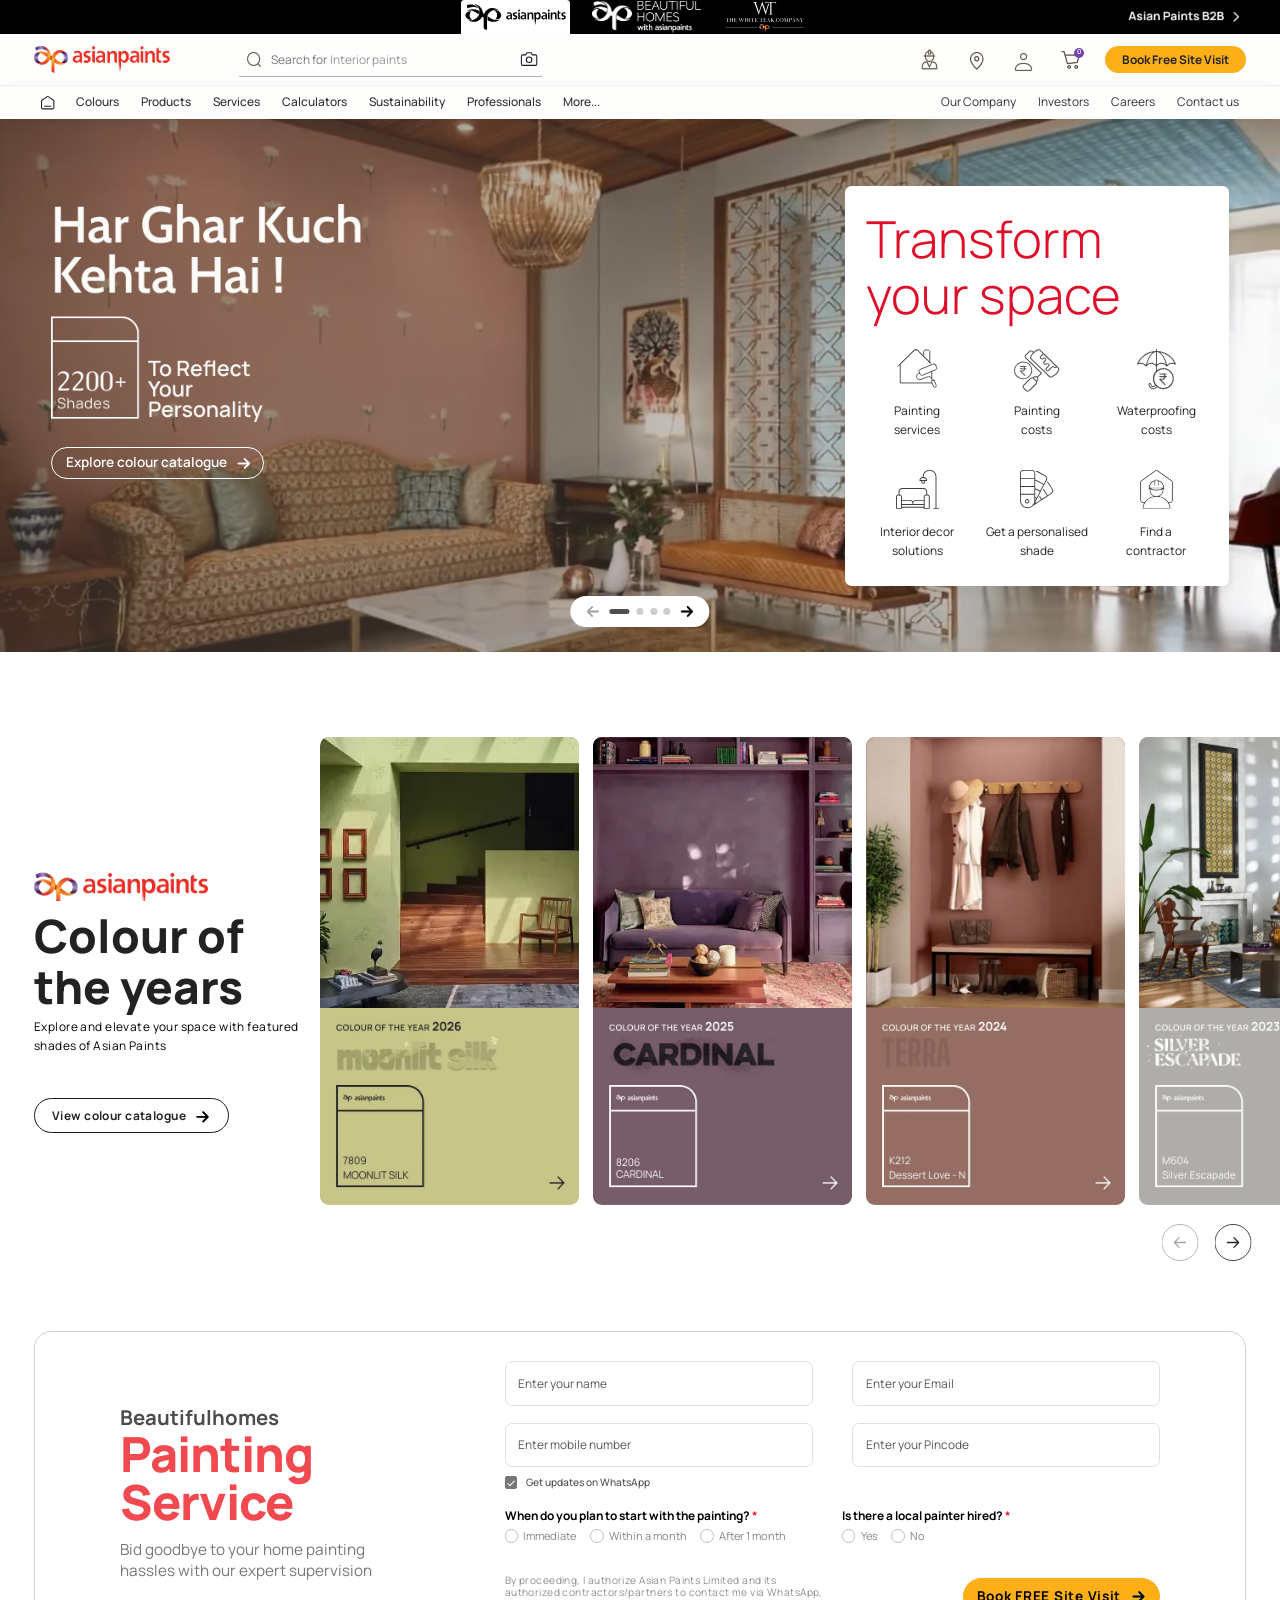
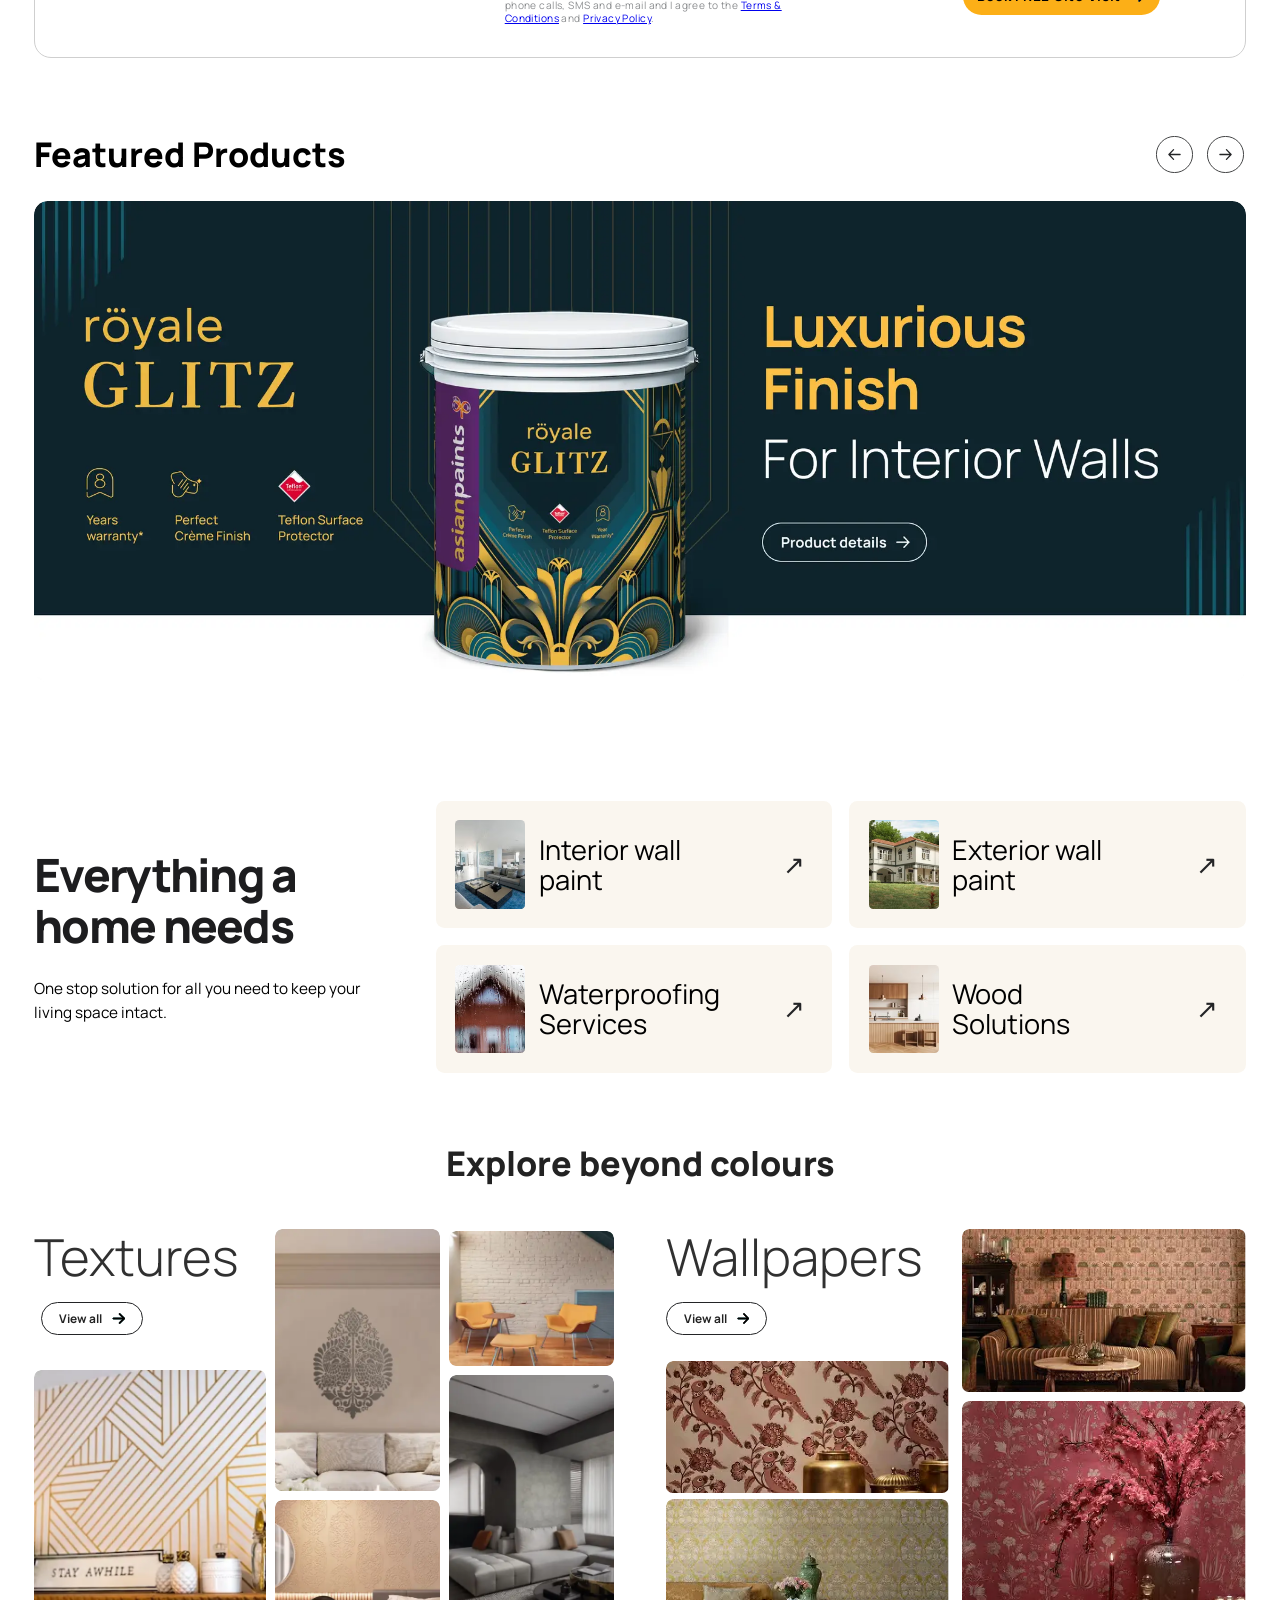
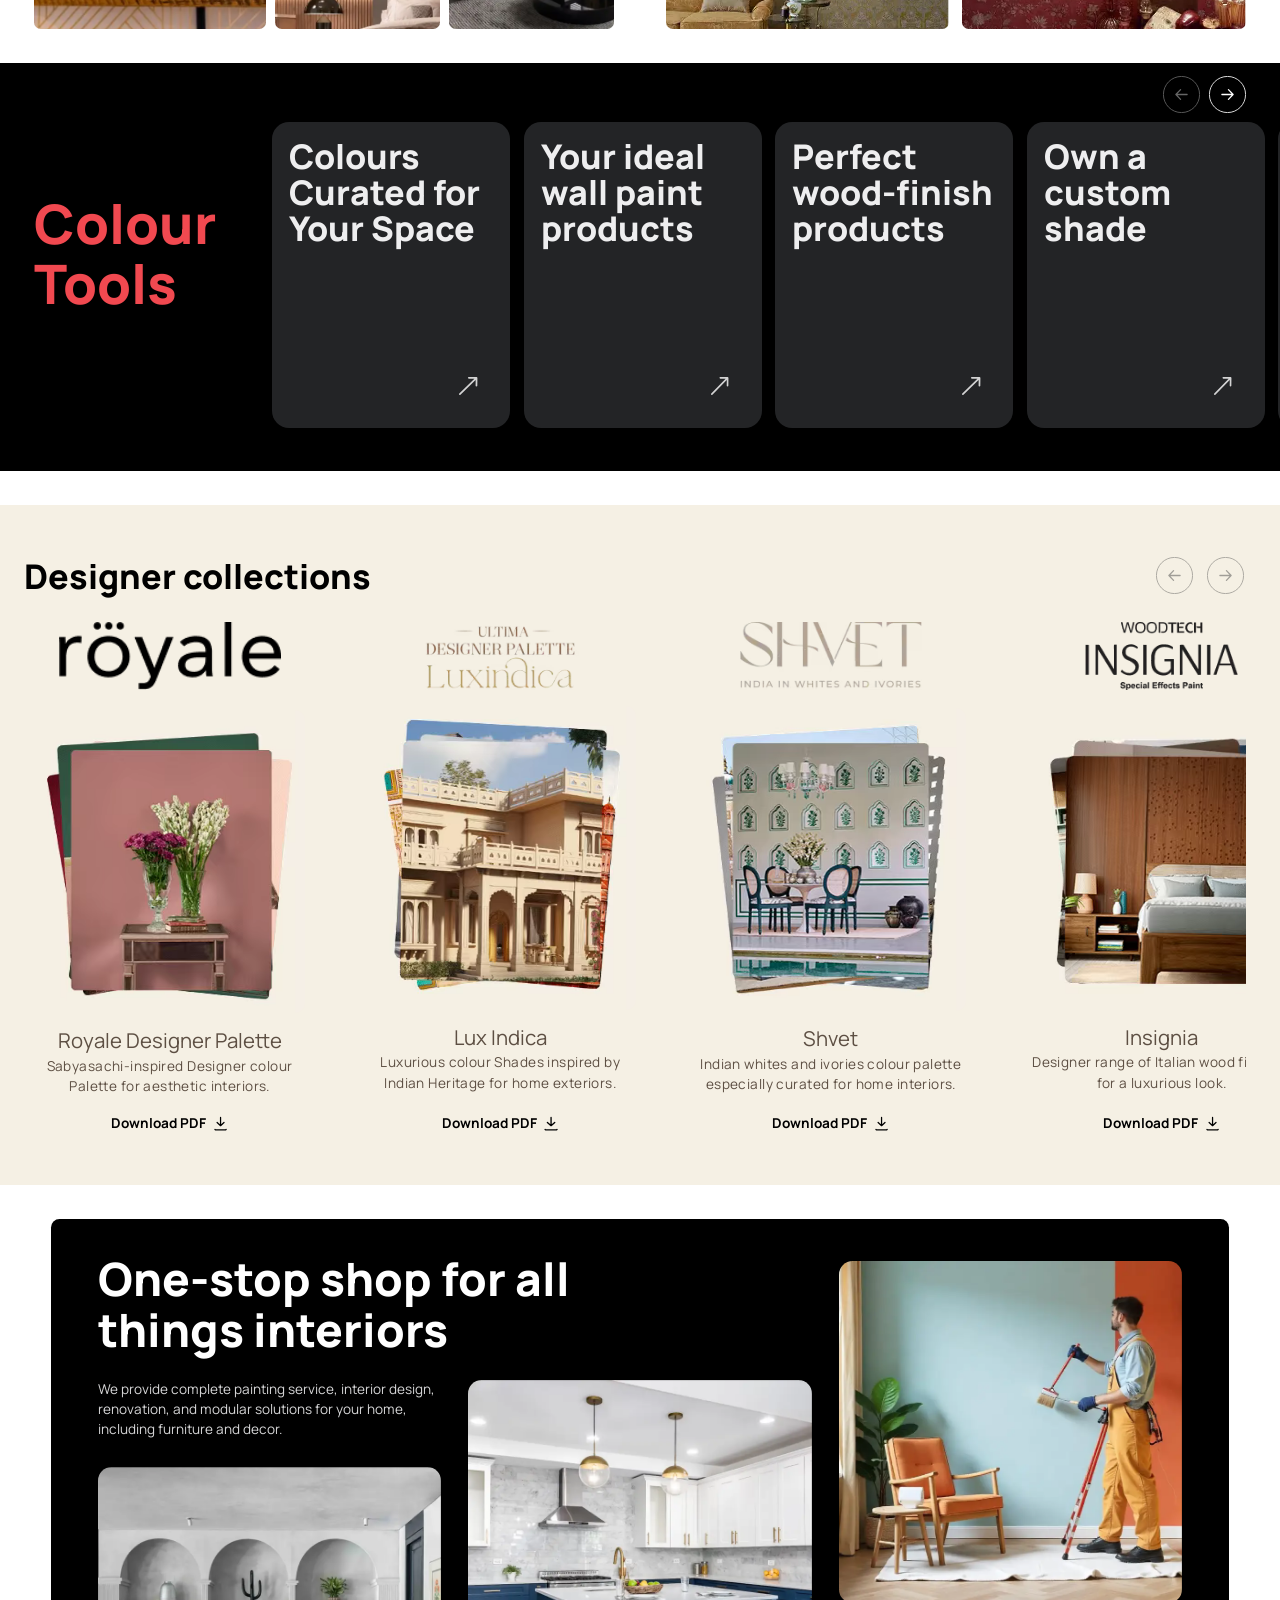
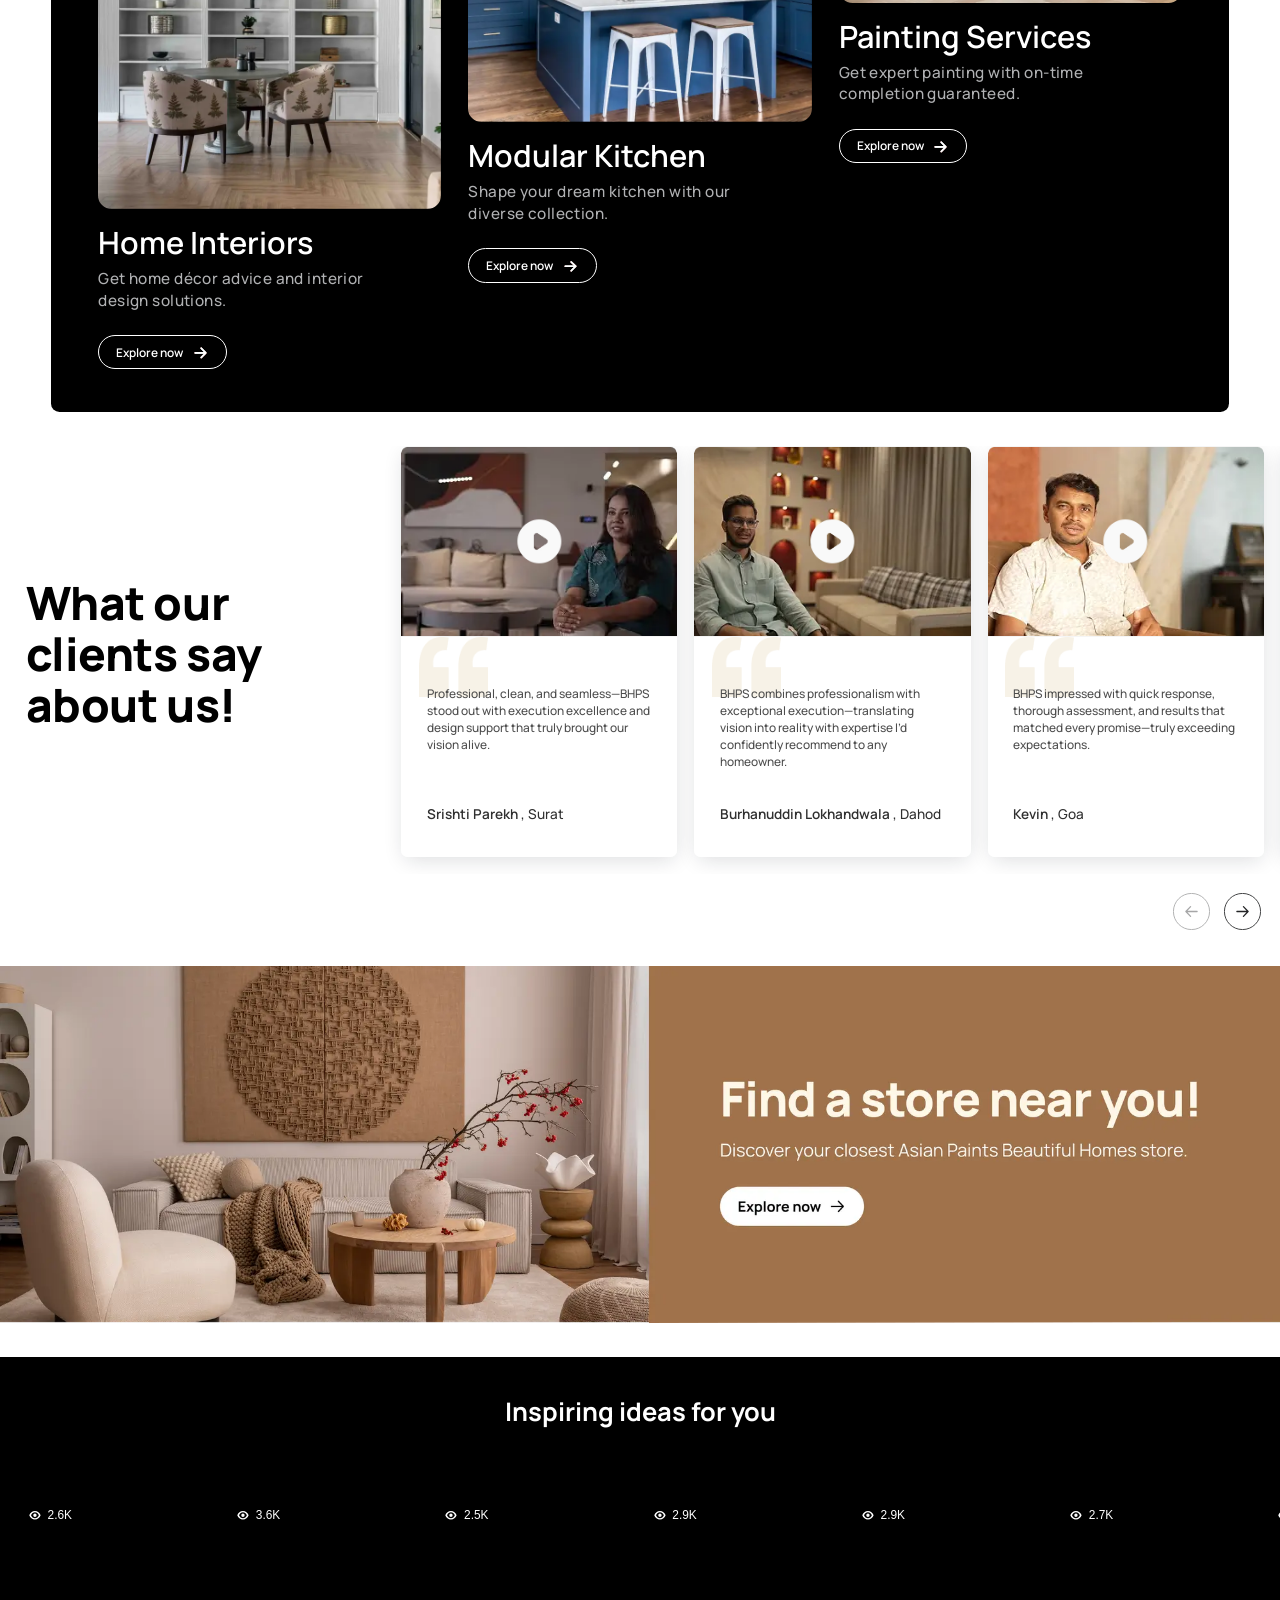
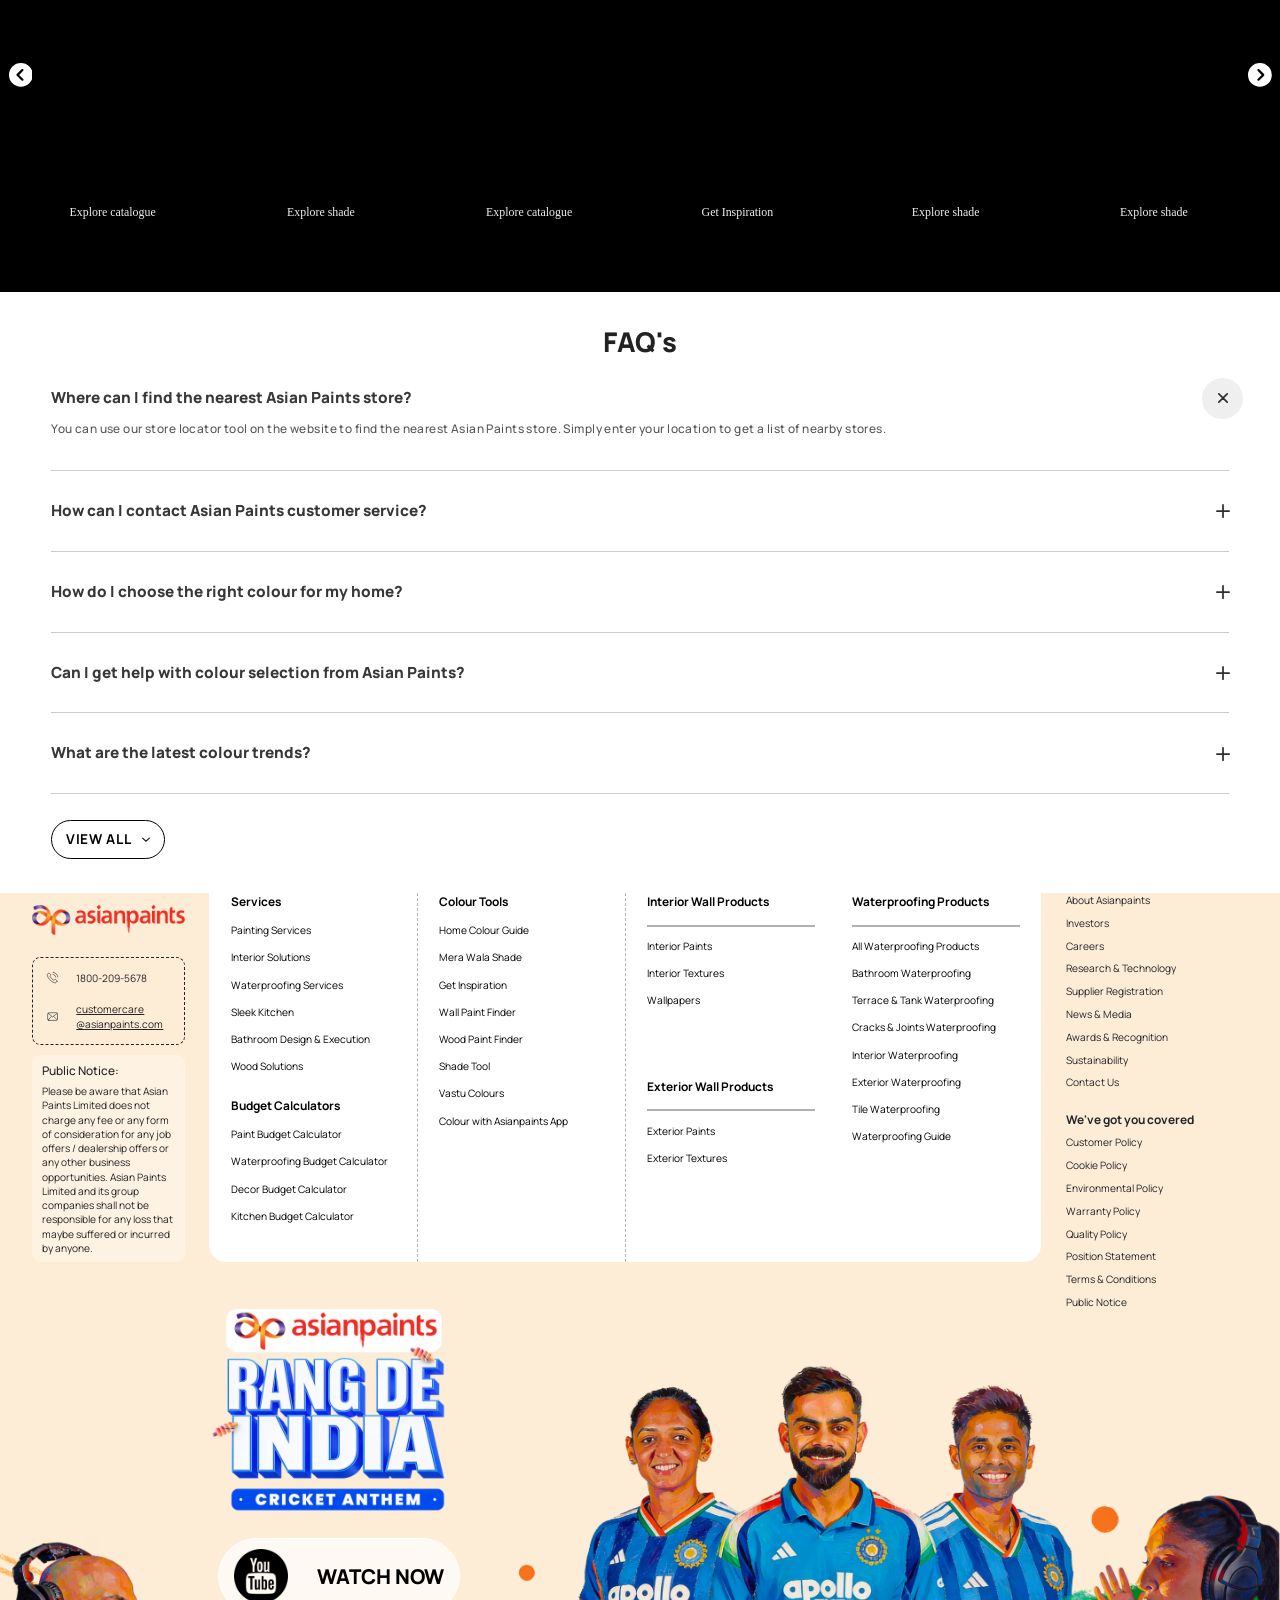
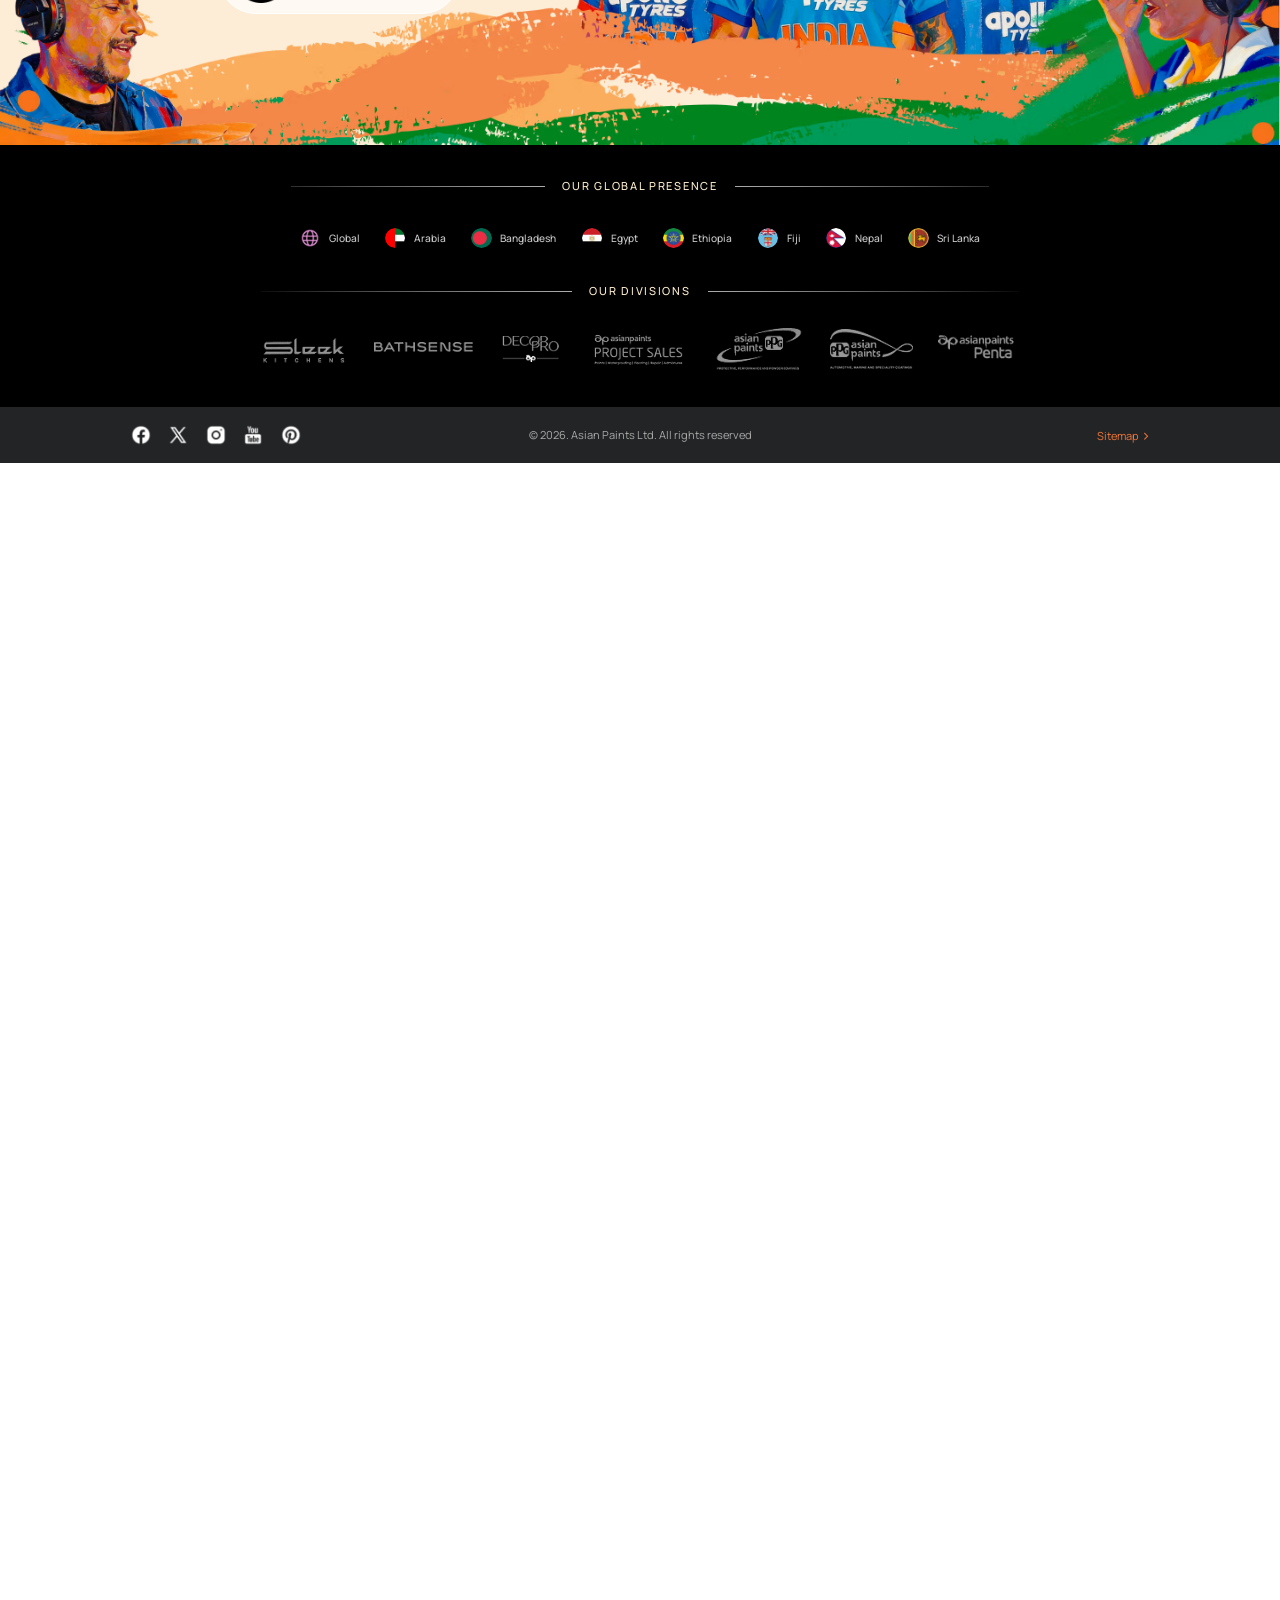
<file: stardust/prototypes/index-proposed.html>
<!DOCTYPE html>
<html lang="en">
<head>
<meta charset="utf-8">
<meta name="viewport" content="width=device-width, initial-scale=1">
<title>Trusted Wall Painting, Home Painting &amp; Waterproofing in India - Asian Paints</title>
<link rel="stylesheet" href="css/canon.css">
<link rel="stylesheet" href="css/chrome.css">
<link rel="stylesheet" href="css/index-a.css">
<link rel="stylesheet" href="css/index-b.css">
<script src="js/chrome.js" defer></script>
<script src="js/index-a.js" defer></script>
<script src="js/index-b.js" defer></script>
</head>
<body>
<h1 class="chrome-sr-only">Interior &amp; Exterior Wall Paint by Experts</h1>
<header class="header-wrapper">
  <div class="header block">
    <div class="header-brands">
      <div class="header-brands-inner">
        <a class="brand-item active" href="https://www.asianpaints.com/">
          <span class="brand-item-picture-wrap">
            <span class="brand-item-picture-desktop"><img src="media/media_1a702e78826046d802341deab37b7ea1d3e780c75.svg" alt="Asian Paints Home Page" width="111" height="29"></span>
            <span class="brand-item-picture-mobile"><picture> <img src="media/media_1a702e78826046d802341deab37b7ea1d3e780c75.svg" alt="Asian Paints Home Page" width="111" height="29"> </picture></span>
          </span>
        </a>
        <a class="brand-item" href="https://www.beautifulhomes.asianpaints.com/?utm_source=ap-header&amp;utm_medium=unification&amp;utm_campaign=decor_org">
          <span class="brand-item-picture-wrap">
            <span class="brand-item-picture-desktop"><img src="media/media_1df6f00881bab3e6fe6a795673f0bc62c386812c8.webp" alt="Beautiful Homes with Asian Paints Home Page" width="535" height="157"></span>
            <span class="brand-item-picture-mobile"><picture> <img src="media/media_1df6f00881bab3e6fe6a795673f0bc62c386812c8.webp" alt="Beautiful Homes with Asian Paints Home Page" width="535" height="157"> </picture></span>
          </span>
        </a>
        <a class="brand-item" href="https://whiteteak.asianpaints.com/?utm_source=ap_header&amp;utm_medium=unification&amp;utm_campaign=white_teak">
          <span class="brand-item-picture-wrap">
            <span class="brand-item-picture-desktop"><img src="media/media_1d5a80cc7d95a4d943a9a605875549a5892643014.svg" alt="The White Teak Company Home Page" width="120" height="40"></span>
            <span class="brand-item-picture-mobile"><picture> <img src="media/media_1e967c4bb9f2f6563bdc9ba788fb9e52f170e898c.png" alt="The White Teak Company Home Page"> </picture></span>
          </span>
        </a>
      </div>
      <a class="brand-b2b" href="https://www.apassure.asianpaints.com/">
        <span class="brand-item-picture-wrap">
          <span class="brand-item-picture-desktop"><img src="media/media_1c4da8404ff27e7dc3a9cd824a8c100e802563a6a.png" alt="B2B logo" width="564" height="96"></span>
          <span class="brand-item-picture-mobile"><picture> <img src="media/media_18154fa468cb1c232118b803a7835f2a4081841fc.png" alt="B2B logo"> </picture></span>
        </span>
      </a>
    </div>
    <div class="header-sticky">
      <div class="header-main">
        <div class="header-main-inner">
          <button class="nav-hamburger" type="button" aria-label="Open navigation" aria-expanded="false" aria-controls="nav">
            <span class="hamburger-icon"></span><span class="hamburger-cross"></span>
          </button>
          <a class="header-logo" href="https://www.asianpaints.com/"><img src="media/media_1dcd412f481b999aea34fb73f65d1958071af7b4a.webp" alt="Asian Paints Home Page" width="321" height="63"></a>
          <div class="header-search">
            <span class="search-icon"><img alt="Search" src="media/search-icon.svg" width="24" height="24"></span>
            <div class="search-field">
              <input class="search-input" type="text" aria-label="Search" name="global-search" autocomplete="off" placeholder="Search for Interior paints">
              <div class="search-placeholder">Search for <span>Interior paints</span></div>
            </div>
            <button class="camera-btn" type="button" aria-label="Search by image"></button>
          </div>
          <div class="header-actions">
            <button class="mobile-search-btn" type="button" aria-label="Search"><img alt="Search" src="media/search-icon.svg" width="24" height="24"></button>
            <a class="action-btn contractor-icon" href="https://www.asianpaints.com/contractors/painting-contractors.html" aria-label="Find Contractor">
              <img src="media/media_1719ceb5eda30471e449c8ff2c3c7238e5841f0a0.svg" alt="Find Contractor" width="20" height="25">
              <span class="icon-tooltip-text icon-tooltip-text-stacked"><span class="icon-tooltip-line">Find</span><span class="icon-tooltip-line">Contractor</span></span>
            </a>
            <a class="action-btn store-btn" href="https://www.asianpaints.com/store-locator.html" aria-label="Store Locator">
              <img src="media/store-location-icon.svg" alt="Store Locator">
              <span class="icon-tooltip-text">Store Locator</span>
            </a>
            <div class="profile-dropdown-wrapper">
              <a class="action-btn profile-btn profile-auth-link" href="#" aria-label="Profile">
                <img alt="Profile" src="media/profile-icon-gray-brown.png" width="24" height="24">
                <span class="icon-tooltip-text">Profile</span>
              </a>
              <div class="profile-dropdown">
                <p class="profile-dropdown-greeting"></p>
                <a href="https://www.asianpaints.com/content/ap/en/home/my-profile.html" class="profile-dropdown-item"><span class="profile-dropdown-icon"><svg xmlns="http://www.w3.org/2000/svg" width="20" height="20" viewBox="0 0 24 24" fill="none" stroke="currentColor" stroke-width="2"><circle cx="12" cy="8" r="4"></circle><path d="M6 21V19a4 4 0 014-4h4a4 4 0 014 4v2"></path></svg></span> My Profile</a>
                <a href="https://www.asianpaints.com/content/ap/en/home/my-wishlist.html" class="profile-dropdown-item"><span class="profile-dropdown-icon"><svg xmlns="http://www.w3.org/2000/svg" width="20" height="20" viewBox="0 0 24 24" fill="none" stroke="currentColor" stroke-width="2"><path d="M20.84 4.61a5.5 5.5 0 00-7.78 0L12 5.67l-1.06-1.06a5.5 5.5 0 00-7.78 7.78l1.06 1.06L12 21.23l7.78-7.78 1.06-1.06a5.5 5.5 0 000-7.78z"></path></svg></span> Wishlist</a>
                <button type="button" class="profile-dropdown-signout">Sign out</button>
              </div>
            </div>
            <a class="action-btn cart-btn" href="https://www.asianpaints.com/" aria-label="Cart">
              <img src="media/media_1d9e5bf70cad744b6be2aec54de6da31f40260e66.svg" alt="Cart" width="24" height="24">
              <span class="cart-badge">0</span>
              <span class="icon-tooltip-text">Cart</span>
            </a>
          </div>
          <div class="header-cta">
            <a class="cta-btn" href="https://www.asianpaints.com/eds/forms/book-free-site-visit">Book Free Site Visit</a>
          </div>
          <a class="mobile-home-btn" href="https://www.asianpaints.com/" aria-label="Home"></a>
        </div>
      </div>
      <div class="header-nav-bar" id="nav">
        <div class="header-nav-inner">
          <div class="nav-left">
            <nav class="main-nav" aria-label="Main navigation">
              <ul class="nav-list">
<li class="nav-item nav-item-1 nav-home"><a class="nav-link" href="https://www.asianpaints.com/" aria-label="Home"></a></li>
<li class="nav-item nav-item-2 has-dropdown"><a class="nav-link" href="#">Colours<span class="nav-chevron"></span></a>
<div class="nav-dropdown"><div class="dropdown-back"><span class="back-arrow">‹</span>Colours</div><div class="dropdown-inner">
<div class="dropdown-column dropdown-column-wide"><h4 class="dropdown-title">Colour by family</h4><div class="dropdown-links-split"><ul class="dropdown-links"><li><a href="https://www.asianpaints.com/colour-catalogue.html">All Colours</a></li><li><a href="https://www.asianpaints.com/colour-catalogue/grey-wall-colours.html">Grey</a></li><li><a href="https://www.asianpaints.com/colour-catalogue/blue-wall-colours.html">Blue</a></li><li><a href="https://www.asianpaints.com/colour-catalogue/brown-wall-colours.html">Brown</a></li><li><a href="https://www.asianpaints.com/colour-catalogue/red-wall-colours.html">Red</a></li><li><a href="https://www.asianpaints.com/colour-catalogue/orange-wall-colours.html">Orange</a></li><li><a href="https://www.asianpaints.com/colour-catalogue/yellow-wall-colours.html">Yellow</a></li></ul><ul class="dropdown-links"><li><a href="https://www.asianpaints.com/colour-catalogue/green-wall-colours.html">Green</a></li><li><a href="https://www.asianpaints.com/colour-catalogue/purple-wall-colours.html">Purple</a></li><li><a href="https://www.asianpaints.com/colour-catalogue/pink-wall-colours.html">Pink</a></li><li><a href="https://www.asianpaints.com/colour-catalogue/white-wall-colours.html">Whites</a></li><li><a href="https://www.asianpaints.com/colour-catalogue/off-white-wall-colours.html">Off Whites</a></li></ul></div></div>
<div class="dropdown-column"><h4 class="dropdown-title">Colour Collections</h4><ul class="dropdown-links"><li><a href="https://www.asianpaints.com/royale-inspiration.html">Royale Designer</a></li><li><a href="https://www.asianpaints.com/colour-next.html">Colour of the year</a></li></ul></div>
<div class="dropdown-column"><h4 class="dropdown-title">Colour Tools</h4><ul class="dropdown-links"><li><a href="https://www.asianpaints.com/home-colour-guide.html">Colour Quiz</a></li><li><a href="https://www.asianpaints.com/resources/tools/paint-finish-tool.html">Wall Paint Finder</a></li><li><a href="https://www.asianpaints.com/resources/tools/wood-finish-selection-tool.html">Wood Paint Finder</a></li><li><a href="https://www.asianpaints.com/wood-visualiser.html">Wood Finish Visualiser</a></li><li><a href="https://www.asianpaints.com/resources/tools/interior-texture-finder-tool.html">Textures For You<span class="new-badge">New</span></a></li><li><a href="https://www.asianpaints.com/resources/tools/catalogue-directory.html">Shade Cards<span class="new-badge">New</span></a></li><li><a href="https://www.asianpaints.com/resources/tools/mobile-app.html">Visualize Shades</a></li></ul></div>
<div class="dropdown-column"><h4 class="dropdown-title">Inspirations</h4><ul class="dropdown-links"><li><a href="https://www.asianpaints.com/inspiration.html">Colour combinations</a></li><li><a href="https://www.asianpaints.com/moodboard.html">Moodboard<span class="new-badge">New</span></a></li><li><a href="https://www.asianpaints.com/where-the-heart-is/season-9.html">Celebrity homes</a></li><li><a href="https://www.asianpaints.com/resources/tools/home-discoveries.html">Home discoveries</a></li></ul></div></div></div></li>
<li class="nav-item nav-item-3 has-dropdown"><a class="nav-link" href="#">Products<span class="nav-chevron"></span></a>
<div class="nav-dropdown"><div class="dropdown-back"><span class="back-arrow">‹</span>Products</div><div class="dropdown-inner">
<div class="dropdown-column"><h4 class="dropdown-title">For Interior Walls</h4><ul class="dropdown-links"><li><a href="https://www.asianpaints.com/paint-products/interior-wall-paints.html">Paints</a></li><li><a href="https://www.asianpaints.com/paint-products/interior-wall-paints/royale-play.html">Textures</a></li><li><a href="https://www.asianpaints.com/wall-coverings.html">Wallpapers</a></li></ul></div>
<div class="dropdown-column"><h4 class="dropdown-title">For Exterior Walls</h4><ul class="dropdown-links"><li><a href="https://www.asianpaints.com/paint-products/exterior-wall-paints.html">Paints</a></li><li><a href="https://www.asianpaints.com/texture-paints/exterior-textures.html">Textures</a></li></ul></div>
<div class="dropdown-column"><h4 class="dropdown-title">Waterproofing</h4><ul class="dropdown-links"><li><a href="https://www.asianpaints.com/waterproofing-products.html">All products</a></li><li><a href="https://www.asianpaints.com/waterproofing-products/bathrooms.html">Bathrooms</a></li><li><a href="https://www.asianpaints.com/waterproofing-products/terrace-and-tanks.html">Terrace &amp; tanks</a></li><li><a href="https://www.asianpaints.com/waterproofing-products/cracks-and-joints.html">Cracks &amp; joints</a></li><li><a href="https://www.asianpaints.com/waterproofing-products/interiors.html">Interior</a></li><li><a href="https://www.asianpaints.com/waterproofing-products/tiling.html">Tiling</a></li><li><a href="https://www.asianpaints.com/waterproofing-products/exteriors.html">Exteriors</a></li></ul></div>
<div class="dropdown-column"><h4 class="dropdown-title">Other Surface</h4><ul class="dropdown-links"><li><a href="https://www.asianpaints.com/products/wood-finish/wood-for-interior.html">Wood Finishes</a></li><li><a href="https://www.asianpaints.com/enamel-paints.html">Metal paints</a></li><li><a href="https://www.asianpaints.com/products/undercoats.html">Undercoats</a></li><li><a href="https://www.asianpaints.com/products/adhesives.html">Adhesives</a></li><li><a href="https://www.asianpaints.com/products/tools.html">Brushes &amp; Ancillaries</a></li><li><a href="https://www.asianpaints.com/products/diy.html">DIY</a></li></ul></div></div></div></li>
<li class="nav-item nav-item-4 has-dropdown"><a class="nav-link" href="#">Services<span class="nav-chevron"></span></a>
<div class="nav-dropdown"><div class="dropdown-back"><span class="back-arrow">‹</span>Services</div><div class="dropdown-inner">
<div class="dropdown-column dropdown-column-no-title"><ul class="dropdown-links"><li><a href="https://www.asianpaints.com/services/asian-paints-safe-painting-service.html">Painting</a></li><li><a href="https://www.asianpaints.com/services/interior-design-solutions.html">Interior solutions</a></li><li><a href="https://www.asianpaints.com/services/waterproofing-solutions.html">Waterproofing</a></li><li><a href="https://www.beautifulhomes.asianpaints.com/sleek-kitchens.html?utm_source=ap&amp;utm_medium=top-nav&amp;utm_campaign=unification">Kitchen</a></li></ul></div></div></div></li>
<li class="nav-item nav-item-5 has-dropdown"><a class="nav-link" href="#">Calculators<span class="nav-chevron"></span></a>
<div class="nav-dropdown"><div class="dropdown-back"><span class="back-arrow">‹</span>Calculators</div><div class="dropdown-inner">
<div class="dropdown-column dropdown-column-no-title"><ul class="dropdown-links"><li><a href="https://www.asianpaints.com/resources/tools/paint-quotation-tool.html">Paint quotation calculator</a></li><li><a href="https://www.asianpaints.com/resources/tools/waterproofing-budget-calculator.html">Waterproofing budget calculator</a></li><li><a href="https://www.asianpaints.com/resources/tools/paint-budget-calculator.html">Paint budget calculator</a></li><li><a href="https://www.asianpaints.com/resources/tools/interior-design-solutions-calculator.html">Interior design cost calculator</a></li><li><a href="https://www.asianpaints.com/resources/tools/kitchen-cost-calculator.html">Kitchen cost calculator</a></li></ul></div></div></div></li>
<li class="nav-item nav-item-6"><a class="nav-link" href="https://sustainability.asianpaints.com/sustainability/">Sustainability</a></li>
<li class="nav-item nav-item-7 has-dropdown"><a class="nav-link" href="#">Professionals<span class="nav-chevron"></span></a>
<div class="nav-dropdown"><div class="dropdown-back"><span class="back-arrow">‹</span>Professionals</div><div class="dropdown-inner">
<div class="dropdown-column dropdown-column-no-title"><ul class="dropdown-links"><li><a href="https://www.apassure.asianpaints.com/">B2B Customers</a></li><li><a href="https://www.asianpaints.com/decorpro.html">Architects/Interior designers</a></li></ul></div></div></div></li>
<li class="nav-item nav-item-8 has-dropdown"><a class="nav-link" href="#">More...<span class="nav-chevron"></span></a>
<div class="nav-dropdown"><div class="dropdown-back"><span class="back-arrow">‹</span>More...</div><div class="dropdown-inner">
<div class="dropdown-column"><h4 class="dropdown-title">More</h4><ul class="dropdown-links"><li><a href="https://www.asianpaints.com/contractors/painting-contractors.html">Find Contractor</a></li><li><a href="https://www.asianpaints.com/store-locator.html">Find a store</a></li><li><a href="https://www.asianpaints.com/service-center-locator.html">Find a Service Center</a></li><li><a href="https://www.asianpaints.com/blogs.html">Blogs</a></li><li><a href="https://www.asianpaints.com/guides.html">Guides</a></li><li><a href="https://www.asianpaints.com/recycle-store-locator.html">Paint bucket return</a></li><li><a href="https://www.beautifulhomes.asianpaints.com/?utm_source=ap&amp;utm_medium=top-nav&amp;utm_campaign=unification">Explore home decor</a></li></ul></div></div></div></li>              </ul>
            </nav>
          </div>
          <div class="nav-right">
            <nav class="secondary-nav" aria-label="Secondary navigation">
              <ul class="secondary-nav-list">
                <li><a href="https://www.asianpaints.com/about-us.html">Our Company</a></li>
                <li><a href="https://www.asianpaints.com/more/investors.html">Investors</a></li>
                <li><a href="https://careers.asianpaints.com/">Careers</a></li>
                <li><a href="https://www.asianpaints.com/contact-us.html">Contact us</a></li>
              </ul>
            </nav>
          </div>
        </div>
      </div>
    </div>
    <!-- closed overlays (hidden until opened, as on the source) -->
    <div class="mobile-search-panel"><span class="search-icon"><img alt="Search" src="media/media_16ecb7b592e5b3e01516142db6797d8586bf71273.svg" width="24" height="24"></span><input type="text" class="search-input" placeholder="Search" aria-label="Search" autocomplete="off"><button class="camera-btn" type="button" aria-label="Search by image"></button><button class="mobile-search-close" type="button" aria-label="Close search">×</button></div>
    <div class="cart-modal-overlay"><div class="cart-modal"><button class="cart-modal-close" type="button" aria-label="Close cart">×</button><img class="cart-modal-icon" src="media/empty-cart-icon.webp" alt="empty-cart-icon" width="200" height="200"><h4 class="cart-modal-title">Your cart is empty</h4><a class="cart-modal-shop" href="https://www.asianpaints.com/paint-products.html">Shop now</a></div></div>
    <div class="search-dialog-overlay"><div class="search-dialog" aria-label="Search">
      <div class="sd-search-bar"><span class="sd-search-icon"><svg xmlns="http://www.w3.org/2000/svg" width="18" height="18" viewBox="0 0 24 24" fill="none" stroke="currentColor" stroke-width="2"><circle cx="11" cy="11" r="8"></circle><path d="m21 21-4.35-4.35"></path></svg></span><input type="text" class="sd-search-input" placeholder="Search" autocomplete="off"><button class="sd-camera-btn" type="button" aria-label="Search by image"></button><button class="sd-close-btn" type="button" aria-label="Close search">×</button></div>
      <div class="sd-content">
        <div class="sd-left">
          <div class="sd-section"><h3 class="sd-section-title">Trending Queries</h3></div>
          <div class="sd-section"><h3 class="sd-section-title">Suggestions</h3></div>
          <div class="sd-section"><h3 class="sd-section-title">Quick links</h3>
            <div class="sd-quicklinks-grid">
              <a class="sd-quicklink-card" href="https://www.asianpaints.com/services/asian-paints-safe-painting-service.html"><img src="media/ql-bh-painting.svg" alt="" width="16" height="16"><span class="sd-quicklink-label">Beautiful Homes Painting Service</span></a>
              <a class="sd-quicklink-card" href="https://www.asianpaints.com/services/beautiful-homes-service.html"><img src="media/ql-interior-design.svg" alt="" width="16" height="16"><span class="sd-quicklink-label">Interior Design Solution</span></a>
              <a class="sd-quicklink-card" href="https://www.asianpaints.com/resources/tools/paint-budget-calculator.html"><img src="media/ql-budget-calculator.svg" alt="" width="16" height="16"><span class="sd-quicklink-label">Budget Calculators</span></a>
              <a class="sd-quicklink-card" href="https://www.asianpaints.com/home-colour-guide.html"><img src="media/ql-home-colour-guide.svg" alt="" width="16" height="16"><span class="sd-quicklink-label">Home Colour Guide</span></a>
            </div>
          </div>
        </div>
        <div class="sd-right"><h3 class="sd-section-title">Best Results</h3><a class="sd-see-all" href="https://www.asianpaints.com/content/ap/en/home/searchresult.html">See all results<span> ›</span></a></div>
      </div>
      <section class="sd-location-results"><a class="sd-location-explore">Explore more</a></section>
    </div></div>
    <div class="login-modal-overlay"><div class="login-modal"><div class="login-modal-header"><h2 class="login-modal-title">Welcome User</h2><button type="button" class="login-modal-close">×</button></div><div class="login-modal-body"><button type="button" class="login-modal-action">Login</button><button type="button" class="login-modal-action">Continue as guest</button></div></div></div>
    <div class="vs-modal-overlay"><div class="vs-modal">
      <div class="vs-modal-header"><button class="vs-modal-close" type="button" aria-label="Close"><img src="media/CloseIconForm.webp" alt=""></button></div>
      <div class="vs-dropzone"><p class="vs-title">Get recommendations for Colour inspiration, Textures, Wallpapers, Interior Design ideas, etc...</p><p class="vs-drag-text">Drag &amp; drop your image here</p><p class="vs-or">or</p><button class="vs-browse-btn" type="button"><span class="vs-browse-label">Browse an image</span><span class="vs-browse-icon"><img src="media/browse-image-icon-desktop.png" alt="browse-image-icon-desktop" title="browse-image-icon-desktop"></span></button><input type="file" accept="image/jpeg,image/png,image/tiff" class="vs-file-input" aria-label="Browse an image"><p class="vs-hint">JPG or PNG. 5MB Maximum</p></div>
      <div class="mobile-container"><div class="search-title">Search with a photo</div><div class="recm-title">Get recommendations for Colour inspiration, Textures, Wallpapers, Interior Design ideas, etc...</div><div class="choose-photo-section"><p><b>Gallery </b>- Choose an existing photo</p><img src="media/gallery-photo-icon-mob.png" alt="gallery-photo-icon-mob" title="gallery-photo-icon-mob"></div><div class="click-photo-section"><p><b>Camera </b>- Click a photo</p><img src="media/click-photo-icon-mob.png" alt="click-photo-icon-mob" title="click-photo-icon-mob"></div><div class="image-format">JPG or PNG. 5MB Maximum</div></div>
      <input type="file" accept="image/*" class="vs-capture-input" aria-label="Capture an image">
    </div></div>
  </div>
</header>

<main>
<div class="section sr-only-container carousel-hero-banner-container homepage-icons-container-container">
  <div class="sr-only">
    <h2 id="interior--exterior-wall-paint-by-experts"><strong>Interior &amp; Exterior Wall Paint by Experts</strong></h2>
  </div>
  <div class="carousel-hero-banner" data-autoplay>
    <div class="hero-track">
      <div class="hero-slide is-active" data-slide="0" role="group" aria-label="1 / 4">
        <div class="hero-media">
          <a class="hero-video-link" href="https://www.asianpaints.com/colour-catalogue.html" aria-label="Explore colour catalogue"><video class="hero-video" data-src-desktop="media/a-hero-video-desk.webm" data-src-mobile="media/a-hero-video-mob.webm" autoplay muted loop playsinline></video></a>
          <div class="hero-image"><picture><source media="(min-width: 768px)" srcset="media/a-hero-overlay-desk.webp"><img src="media/a-hero-overlay-mob.webp" alt="desk-text-image-overlay.webp (746×524)"></picture></div>
          <div class="video-overlay"></div>
          <a class="hero-cta" href="https://www.asianpaints.com/colour-catalogue.html">Explore colour catalogue</a>
        </div>
      </div>
        <div class="hero-slide" data-slide="1" role="group" aria-label="2 / 4">
          <div class="hero-media">
            <a class="hero-media-link" href="https://www.asianpaints.com/services/asian-paints-safe-painting-service.html" aria-label="bhps-banner-desk-new.webp (2880×1200)" data-label-mobile="bhps-banner-mobile-new.webp (824×1004)"><picture><source media="(min-width: 768px)" srcset="media/a-hero-bhps-desk.webp"><img src="media/a-hero-bhps-mob.webp" alt="bhps-banner-desk-new.webp (2880×1200)"></picture></a>
            <a class="hero-cta" href="https://www.asianpaints.com/services/asian-paints-safe-painting-service.html">Book a free site visit</a>
          </div>
        </div>
        <div class="hero-slide" data-slide="2" role="group" aria-label="3 / 4">
          <div class="hero-media">
            <a class="hero-media-link" href="https://www.asianpaints.com/campaign/warranty.html" aria-label="warranty-banner-desk-new.webp (2880×1200)" data-label-mobile="warranty-banner-mobile-new.webp (824×1004)"><picture><source media="(min-width: 768px)" srcset="media/a-hero-warranty-desk.webp"><img src="media/a-hero-warranty-mob.webp" alt="warranty-banner-desk-new.webp (2880×1200)"></picture></a>
            <a class="hero-cta" href="https://www.asianpaints.com/campaign/warranty.html">Watch video</a>
          </div>
        </div>
        <div class="hero-slide" data-slide="3" role="group" aria-label="4 / 4">
          <div class="hero-media">
            <a class="hero-media-link" href="https://www.asianpaints.com/services/interior-design-solutions.html" aria-label="Last-banner-updated-desk.webp (2880×1200)" data-label-mobile="last-banner-modified-mobile.webp (720×1004)"><picture><source media="(min-width: 768px)" srcset="media/a-hero-ids-desk.webp"><img src="media/a-hero-ids-mob.webp" alt="Last-banner-updated-desk.webp (2880×1200)"></picture></a>
            <a class="hero-cta" href="https://www.asianpaints.com/services/interior-design-solutions.html">Explore now</a>
          </div>
        </div>
    </div>
    <div class="hero-pagination">
      <button type="button" class="hero-arrow hero-prev" aria-label="Previous slide" disabled></button>
      <button type="button" class="hero-bullet is-active" aria-label="Go to slide 1"></button><button type="button" class="hero-bullet" aria-label="Go to slide 2"></button><button type="button" class="hero-bullet" aria-label="Go to slide 3"></button><button type="button" class="hero-bullet" aria-label="Go to slide 4"></button>
      <button type="button" class="hero-arrow hero-next" aria-label="Next slide"></button>
    </div>
  </div>
  <div class="home-icon-content-wrapper">
    <div class="default-content-wrapper">
      <h2 id="transform-your-space">Transform your space</h2>
    </div>
    <div class="homepage-icons-container-wrapper">
      <div class="homepage-icons-container">
        <a class="icon-item" href="https://www.asianpaints.com/services/asian-paints-safe-painting-service.html">
          <figure>
            <div class="icon-wrapper"><picture><source media="(min-width: 992px)" srcset="media/painting-services-icon-desk-updated.svg"><img src="media/painting-services-icon-mob.svg" alt="painting-services" width="50"></picture></div>
            <figcaption>Painting <span class="last-word">services</span></figcaption>
          </figure>
        </a>
        <a class="icon-item" href="https://www.asianpaints.com/resources/tools/paint-budget-calculator.html">
          <figure>
            <div class="icon-wrapper"><picture><source media="(min-width: 992px)" srcset="media/painting-costs-icon-desk-updated.svg"><img src="media/painting-costs-icon-mob.svg" alt="painting-costs" width="50"></picture></div>
            <figcaption>Painting <span class="last-word">costs</span></figcaption>
          </figure>
        </a>
        <a class="icon-item" href="https://www.asianpaints.com/resources/tools/waterproofing-budget-calculator.html">
          <figure>
            <div class="icon-wrapper"><picture><source media="(min-width: 992px)" srcset="media/waterproofing-costs-desk-updated.svg"><img src="media/waterproofing-costs-icon-mob.svg" alt="waterproofing-costs" width="50"></picture></div>
            <figcaption>Waterproofing <span class="last-word">costs</span></figcaption>
          </figure>
        </a>
        <a class="icon-item" href="https://www.asianpaints.com/services/interior-design-solutions.html">
          <figure>
            <div class="icon-wrapper"><picture><source media="(min-width: 992px)" srcset="media/interior-decor-solution-desk-updated.svg"><img src="media/interior-decor-solution-icon-mob.svg" alt="interior-decor-solutions" width="50"></picture></div>
            <figcaption>Interior decor <span class="last-word">solutions</span></figcaption>
          </figure>
        </a>
        <a class="icon-item" href="https://www.asianpaints.com/home-colour-guide.html">
          <figure>
            <div class="icon-wrapper"><picture><source media="(min-width: 992px)" srcset="media/get-personalised-shade-desk-updated.svg"><img src="media/get-a-personalised-shade-mob.svg" alt="get-a-personalised-shade" width="50"></picture></div>
            <figcaption>Get a personalised <span class="last-word">shade</span></figcaption>
          </figure>
        </a>
        <a class="icon-item" href="https://www.asianpaints.com/contractors/painting-contractors.html">
          <figure>
            <div class="icon-wrapper"><picture><source media="(min-width: 992px)" srcset="media/find-a-contractor-desk-updated.svg"><img src="media/find-a-contractor-mob.svg" alt="find-a-contractor" width="50"></picture></div>
            <figcaption>Find a <span class="last-word">contractor</span></figcaption>
          </figure>
        </a>
      </div>
    </div>
  </div>
</div>
<div class="section color-gallery-container">
  <div class="color-gallery">
    <div class="color-gallery-text">
      <p class="color-gallery-logo"><picture><source media="(min-width: 600px)" srcset="media/a-cg-1.webp"><img src="media/a-cg-2.webp" alt="ap-logo"></picture></p>
      <h3 id="colour-of-the-years">Colour of the years</h3>
      <p>Explore and elevate your space with featured shades of Asian Paints</p>
      <p class="button-container"><a class="button" href="https://www.asianpaints.com/colour-catalogue.html" aria-label="View colour catalogue">View colour catalogue</a></p>
    </div>
    <div class="color-gallery-carousel">
      <div class="color-gallery-swiper">
        <div class="color-gallery-track swiper-wrapper">
          <div class="color-gallery-slide is-active">
            <a class="color-gallery-card" aria-label="View gallery card 1" href="https://www.asianpaints.com/colour-catalogue/green-wall-colours/chinese-tea.html">
              <div class="color-gallery-card-top"><picture><source media="(min-width: 768px)" srcset="media/a-cg-3.webp"><img src="media/a-cg-4.webp" alt="Top image 1"></picture></div>
              <div class="color-gallery-card-bottom"><picture><source media="(min-width: 768px)" srcset="media/a-cg-5.webp"><img src="media/a-cg-6.webp" alt="Moonlit silk - 2026"></picture></div>
            </a>
          </div>
          <div class="color-gallery-slide">
            <a class="color-gallery-card" aria-label="View gallery card 2" href="https://www.asianpaints.com/colour-catalogue/purple-wall-colours/cardinal.html">
              <div class="color-gallery-card-top"><picture><source media="(min-width: 768px)" srcset="media/a-cg-7.webp"><img src="media/a-cg-8.webp" alt="Top image 2"></picture></div>
              <div class="color-gallery-card-bottom"><picture><source media="(min-width: 768px)" srcset="media/a-cg-9.webp"><img src="media/a-cg-10.webp" alt="Cardinal -2025"></picture></div>
            </a>
          </div>
          <div class="color-gallery-slide">
            <a class="color-gallery-card" aria-label="View gallery card 3" href="https://www.asianpaints.com/colour-catalogue/brown-wall-colours/dessert-love-n.html">
              <div class="color-gallery-card-top"><picture><source media="(min-width: 768px)" srcset="media/a-cg-11.webp"><img src="media/a-cg-12.webp" alt="Top image 3"></picture></div>
              <div class="color-gallery-card-bottom"><picture><source media="(min-width: 768px)" srcset="media/a-cg-13.webp"><img src="media/a-cg-14.webp" alt="Terra - 2024"></picture></div>
            </a>
          </div>
          <div class="color-gallery-slide">
            <a class="color-gallery-card" aria-label="View gallery card 4" href="https://www.asianpaints.com/colour-catalogue/grey-wall-colours/silverfish-n.html">
              <div class="color-gallery-card-top"><picture><source media="(min-width: 768px)" srcset="media/a-cg-15.webp"><img src="media/a-cg-16.webp" alt="Top image 4"></picture></div>
              <div class="color-gallery-card-bottom"><picture><source media="(min-width: 768px)" srcset="media/a-cg-17.webp"><img src="media/a-cg-18.webp" alt="Silver Escapade - 2025"></picture></div>
            </a>
          </div>
          <div class="color-gallery-slide">
            <a class="color-gallery-card" aria-label="View gallery card 5" href="https://www.asianpaints.com/colour-catalogue/purple-wall-colours/clematis-pink-n.html">
              <div class="color-gallery-card-top"><picture><source media="(min-width: 768px)" srcset="media/a-cg-19.webp"><img src="media/a-cg-20.webp" alt="Top image 5"></picture></div>
              <div class="color-gallery-card-bottom"><picture><source media="(min-width: 768px)" srcset="media/a-cg-21.webp"><img src="media/a-cg-22.webp" alt="Transcendent Pink - 2022"></picture></div>
            </a>
          </div>
          <div class="color-gallery-slide">
            <a class="color-gallery-card" aria-label="View gallery card 6" href="https://www.asianpaints.com/colour-catalogue/green-wall-colours/ivy-league.html">
              <div class="color-gallery-card-top"><picture><source media="(min-width: 768px)" srcset="media/a-cg-23.webp"><img src="media/a-cg-24.webp" alt="Top image 6"></picture></div>
              <div class="color-gallery-card-bottom"><picture><source media="(min-width: 768px)" srcset="media/a-cg-25.webp"><img src="media/a-cg-26.webp" alt="Cherish - 2021"></picture></div>
            </a>
          </div>
          <div class="color-gallery-slide">
            <a class="color-gallery-card" aria-label="View gallery card 7" href="https://www.asianpaints.com/colour-catalogue/blue-wall-colours/retro-blue-n.html">
              <div class="color-gallery-card-top"><picture><source media="(min-width: 768px)" srcset="media/a-cg-27.webp"><img src="media/a-cg-28.webp" alt="Top image 7"></picture></div>
              <div class="color-gallery-card-bottom"><picture><source media="(min-width: 768px)" srcset="media/a-cg-29.webp"><img src="media/a-cg-30.webp" alt="Curiosity - 2020"></picture></div>
            </a>
          </div>
          <div class="color-gallery-slide">
            <a class="color-gallery-card" aria-label="View gallery card 8" href="https://www.asianpaints.com/colour-catalogue/pink-wall-colours/vine-yard.html">
              <div class="color-gallery-card-top"><picture><source media="(min-width: 768px)" srcset="media/a-cg-31.webp"><img src="media/a-cg-32.webp" alt="Top image 8"></picture></div>
              <div class="color-gallery-card-bottom"><picture><source media="(min-width: 768px)" srcset="media/a-cg-33.webp"><img src="media/a-cg-34.webp" alt="Awakening - 2029"></picture></div>
            </a>
          </div>
          <div class="color-gallery-slide">
            <a class="color-gallery-card" aria-label="View gallery card 9" href="https://www.asianpaints.com/colour-catalogue/yellow-wall-colours/passion-flower.html">
              <div class="color-gallery-card-top"><picture><source media="(min-width: 768px)" srcset="media/a-cg-35.webp"><img src="media/a-cg-36.webp" alt="Top image 9"></picture></div>
              <div class="color-gallery-card-bottom"><picture><source media="(min-width: 768px)" srcset="media/a-cg-37.webp"><img src="media/a-cg-38.webp" alt="Passion Flower - 2018"></picture></div>
            </a>
          </div>
        </div>
        <div class="color-gallery-navigation">
          <button type="button" class="color-gallery-nav color-gallery-prev" aria-label="Previous slide" disabled><svg class="swiper-navigation-icon" width="11" height="20" viewBox="0 0 11 20" fill="none" xmlns="http://www.w3.org/2000/svg"><path d="M0.38296 20.0762C0.111788 19.805 0.111788 19.3654 0.38296 19.0942L9.19758 10.2796L0.38296 1.46497C0.111788 1.19379 0.111788 0.754138 0.38296 0.482966C0.654131 0.211794 1.09379 0.211794 1.36496 0.482966L10.4341 9.55214C10.8359 9.9539 10.8359 10.6053 10.4341 11.007L1.36496 20.0762C1.09379 20.3474 0.654131 20.3474 0.38296 20.0762Z" fill="currentColor"></path></svg></button>
          <button type="button" class="color-gallery-nav color-gallery-next" aria-label="Next slide"><svg class="swiper-navigation-icon" width="11" height="20" viewBox="0 0 11 20" fill="none" xmlns="http://www.w3.org/2000/svg"><path d="M0.38296 20.0762C0.111788 19.805 0.111788 19.3654 0.38296 19.0942L9.19758 10.2796L0.38296 1.46497C0.111788 1.19379 0.111788 0.754138 0.38296 0.482966C0.654131 0.211794 1.09379 0.211794 1.36496 0.482966L10.4341 9.55214C10.8359 9.9539 10.8359 10.6053 10.4341 11.007L1.36496 20.0762C1.09379 20.3474 0.654131 20.3474 0.38296 20.0762Z" fill="currentColor"></path></svg></button>
        </div>
      </div>
      <div class="color-gallery-pagination"><span class="cg-bullet is-active" aria-label="Go to slide 1"></span><span class="cg-bullet" aria-label="Go to slide 2"></span><span class="cg-bullet" aria-label="Go to slide 3"></span><span class="cg-bullet" aria-label="Go to slide 4"></span><span class="cg-bullet" aria-label="Go to slide 5"></span><span class="cg-bullet" aria-label="Go to slide 6"></span><span class="cg-bullet" aria-label="Go to slide 7"></span><span class="cg-bullet" aria-label="Go to slide 8"></span><span class="cg-bullet" aria-label="Go to slide 9"></span></div>
    </div>
    <div class="color-gallery-mobile-cta"><a class="button" href="https://www.asianpaints.com/colour-catalogue.html" aria-label="View colour catalogue">View colour catalogue</a></div>
  </div>
</div>
<div class="section form-container form-configs-container">
  <div class="form white-form">
    <div hidden><p>By proceeding, I authorize Asian Paints Limited and its authorized contractors/partners to contact me via WhatsApp, phone calls, SMS and e-mail and I agree to the <a href="https://www.asianpaints.com/footer-links/terms-and-conditions.html" title="Terms &amp; Conditions" aria-label="Terms &amp; Conditions">Terms &amp; Conditions</a> and <a href="https://www.asianpaints.com/footer-links/terms-and-conditions/privacy-policy.html" title="Privacy Policy" aria-label="Privacy Policy">Privacy Policy</a>.</p></div>
    <form class="form-row form-attributes" novalidate>
      <div class="form-description-cell">
        <div class="form-title-small"><p>Beautifulhomes</p></div>
        <div class="form-title-large"><p>Painting Service</p></div>
        <div class="form-subtitle"><p>Bid goodbye to your home painting hassles with our expert supervision</p></div>
      </div>
      <div class="form-fields-area">
        <div class="form-inputs-grid">
          <div class="form-input-cell"><div class="form-field"><label class="form-field-label" for="enquire-name">Name<span class="form-field-required">*</span></label><input class="form-input" id="enquire-name" type="text" placeholder="Enter your name" name="ENQUIRE_NAME"><div class="form-field-error"></div></div></div>
          <div class="form-input-cell"><div class="form-field"><label class="form-field-label" for="enquire-email">Email<span class="form-field-required">*</span></label><input class="form-input" id="enquire-email" type="email" placeholder="Enter your Email" name="ENQUIRE_EMAIL"><div class="form-field-error"></div></div></div>
          <div class="form-input-cell"><div class="form-field"><label class="form-field-label" for="enquire-mobile">Mobile Number<span class="form-field-required">*</span></label><input class="form-input" id="enquire-mobile" type="tel" placeholder="Enter mobile number" name="ENQUIRE_MOBILE" maxlength="10"><div class="form-field-error"></div></div></div>
          <div class="form-input-cell"><div class="form-field"><label class="form-field-label" for="enquire-pincode">PIN Code<span class="form-field-required">*</span></label><input class="form-input" id="enquire-pincode" type="text" placeholder="Enter your Pincode" name="ENQUIRE_PINCODE" maxlength="6"><div class="form-field-error"></div></div></div>
        </div>
        <div class="form-consent-area">
          <div class="new-questions-wrapper">
            <label class="form-whatsapp-consent"><input class="form-checkbox-input" type="checkbox" name="CUSTOM_CHECKBOX" checked><span class="form-checkbox-custom" aria-label="whatsapp toggle button"></span><span class="form-custom-label-text">Get updates on WhatsApp</span></label>
            <div class="new-disclaimer-questions">
              <div class="disclaimer-group disclaimer-ques-one">
                <fieldset>
                  <legend> When do you plan to start with the painting? <span class="form-required">*</span> </legend>
                  <div class="radio-options-wrapper">
                    <label class="disclaimer-radio-label"><input class="form-radio-input" type="radio" name="NEW_CUSTOM_CHECKBOX_customer_response_one" value="Immediate/Within 1 Month"><span class="form-radio-custom" aria-label="Immediate"></span><span class="form-custom-label-text">Immediate</span></label>
                    <label class="disclaimer-radio-label"><input class="form-radio-input" type="radio" name="NEW_CUSTOM_CHECKBOX_customer_response_one" value="Immediate/Within 1 Month"><span class="form-radio-custom" aria-label="Within a month"></span><span class="form-custom-label-text">Within a month</span></label>
                    <label class="disclaimer-radio-label"><input class="form-radio-input" type="radio" name="NEW_CUSTOM_CHECKBOX_customer_response_one" value="After 1 month"><span class="form-radio-custom" aria-label="After 1 month"></span><span class="form-custom-label-text">After 1 month</span></label>
                  </div>
                </fieldset>
              </div>
              <div class="disclaimer-group disclaimer-ques-two">
                <fieldset>
                  <legend> Is there a local painter hired? <span class="form-required">*</span> </legend>
                  <div class="radio-options-wrapper">
                    <label class="disclaimer-radio-label"><input class="form-radio-input" type="radio" name="NEW_CUSTOM_CHECKBOX_customer_response_two" value="Yes"><span class="form-radio-custom" aria-label="Yes"></span><span class="form-custom-label-text">Yes</span></label>
                    <label class="disclaimer-radio-label"><input class="form-radio-input" type="radio" name="NEW_CUSTOM_CHECKBOX_customer_response_two" value="No"><span class="form-radio-custom" aria-label="No"></span><span class="form-custom-label-text">No</span></label>
                  </div>
                </fieldset>
              </div>
            </div>
          </div>
        </div>
        <div class="form-bhps-footer">
          <div class="form-consent-note">
            <p>By proceeding, I authorize Asian Paints Limited and its authorized contractors/partners to contact me via WhatsApp, phone calls, SMS and e-mail and I agree to the <a class="form-consent-note-link" href="https://www.asianpaints.com/footer-links/terms-and-conditions.html" aria-label="Terms &amp; Conditions">Terms &amp; Conditions</a> and <a class="form-consent-note-link" href="https://www.asianpaints.com/footer-links/terms-and-conditions/privacy-policy.html" aria-label="Privacy Policy">Privacy Policy</a>.</p>
          </div>
          <div class="form-button-cell">
            <button class="form-submit" type="submit"><span class="form-submit__label">Book FREE Site Visit</span><span class="form-submit__arrow"></span></button>
          </div>
          <p class="form-status" role="status" hidden></p>
        </div>
      </div>
    </form>
  </div>
</div>
<div class="section featured-products-container">
  <div class="default-content-wrapper">
    <h2 id="featured-products">Featured Products</h2>
  </div>
  <div class="featured-products">
    <div class="featured-products-header">
      <h2 class="featured-products-title">Featured Products</h2>
      <div class="featured-products-nav">
        <button type="button" class="featured-products-prev" aria-label="Previous slide"></button>
        <button type="button" class="featured-products-next" aria-label="Next slide"></button>
      </div>
    </div>
    <div class="featured-products-carousel">
      <div class="featured-products-images">
        <div class="featured-products-track swiper-wrapper">
          <div class="featured-products-slide">
            <a class="featured-products-card" aria-label="View featured product" href="https://www.asianpaints.com/paint-products/interior-wall-paints/plain-finishes/royale-glitz.html">
              <div class="featured-products-image featured-products-image--desktop"><picture><img src="media/a-fp-1.webp" alt="Royale Glitz"></picture></div>
              <div class="featured-products-image featured-products-image--mobile"><picture><img src="media/a-fp-4.webp" alt=""></picture></div>
            </a>
          </div>
          <div class="featured-products-slide">
            <a class="featured-products-card" aria-label="View featured product" href="https://www.asianpaints.com/paint-products/interior-wall-paints/plain-finishes/apcolite-all-protek-shyne.html">
              <div class="featured-products-image featured-products-image--desktop"><picture><img src="media/a-fp-5.webp" alt="All Protek"></picture></div>
              <div class="featured-products-image featured-products-image--mobile"><picture><img src="media/a-fp-8.webp" alt=""></picture></div>
            </a>
          </div>
          <div class="featured-products-slide">
            <a class="featured-products-card" aria-label="View featured product" href="https://www.asianpaints.com/paint-products/exterior-wall-paints/apex-ultima-protek.html">
              <div class="featured-products-image featured-products-image--desktop"><picture><img src="media/a-fp-9.webp" alt="Ultima Protek"></picture></div>
              <div class="featured-products-image featured-products-image--mobile"><picture><img src="media/a-fp-12.webp" alt=""></picture></div>
            </a>
          </div>
        </div>
      </div>
      <div class="featured-products-pagination"><span class="fp-bullet is-active"></span><span class="fp-bullet"></span><span class="fp-bullet"></span></div>
    </div>
  </div>
</div>
<div class="section services-grid-container">
  <div class="services-grid-wrapper">
    <div class="services-grid">
      <div class="services-grid-text">
        <h2 id="everything-a-home-needs">Everything a home needs</h2>
        <p>One stop solution for all you need to keep your living space intact.</p>
      </div>
      <div class="services-grid-images">
        <div class="services-grid-cards">
        <a class="services-grid-card" href="https://www.asianpaints.com/products/paints-and-textures/interior-walls.html">
          <div class="services-grid-card-image"><picture><img src="media/a-sg-1.avif" alt="Interior"></picture></div>
          <div class="services-grid-card-text"><span>Interior wall paint</span></div>
          <div class="services-grid-card-arrow">↗</div>
        </a>
        <a class="services-grid-card" href="https://www.asianpaints.com/products/paints-and-textures/exterior-walls.html">
          <div class="services-grid-card-image"><picture><img src="media/a-sg-2.avif" alt="Exterior"></picture></div>
          <div class="services-grid-card-text"><span>Exterior wall paint</span></div>
          <div class="services-grid-card-arrow">↗</div>
        </a>
        <a class="services-grid-card" href="https://www.asianpaints.com/products/waterproofing-solutions.html">
          <div class="services-grid-card-image"><picture><img src="media/a-sg-3.avif" alt="Waterproofing"></picture></div>
          <div class="services-grid-card-text"><span>Waterproofing Services</span></div>
          <div class="services-grid-card-arrow">↗</div>
        </a>
        <a class="services-grid-card" href="https://www.asianpaints.com/products/wood-finish.html">
          <div class="services-grid-card-image"><picture><img src="media/a-sg-4.avif" alt="Wood Finish"></picture></div>
          <div class="services-grid-card-text"><span>Wood Solutions</span></div>
          <div class="services-grid-card-arrow">↗</div>
        </a>
        </div>
      </div>
    </div>
  </div>
</div>
<div class="section explore-split-container explore-split-wrapper">
  <div class="default-content-wrapper">
    <h2 id="explore-beyond-colours">Explore beyond colours</h2>
  </div>
  <div class="explore-split">
    <div class="explore-split-desktop">
      <div class="textures-desktop">
        <h3 id="textures">Textures</h3>
        <p class="button-container img-1"><a class="button" href="https://www.asianpaints.com/paint-products/interior-wall-paints/royale-play.html" title="View all textures" aria-label="View all textures">View all</a></p>
        <p class="img-2"><picture><img src="media/a-es-1.webp" alt="textures-three-desktop.webp (500×610)"></picture></p>
        <p class="img-3"><picture><img src="media/a-es-3.webp" alt="textures-one-desktop.webp (362×602)"></picture></p>
        <p class="img-4"><picture><img src="media/a-es-5.webp" alt="textures-four-desktop.webp (362×304)"></picture></p>
        <p class="img-5"><picture><img src="media/a-es-7.webp" alt="textures-two-desktop.webp (368×300)"></picture></p>
        <p class="img-6"><picture><img src="media/a-es-9.webp" alt="textures-five-desktop.webp (366×610)"></picture></p>
      </div>
      <div class="wallpapers-desktop">
        <h3 id="wallpapers">Wallpapers</h3>
        <p class="button-container"><a class="button" href="https://www.asianpaints.com/wall-coverings.html" title="View All" aria-label="View All">View all</a></p>
        <p><picture><img src="media/a-es-11.webp" alt=""></picture></p>
        <p><picture><img src="media/a-es-13.webp" alt=""></picture></p>
        <p><picture><img src="media/a-es-15.webp" alt=""></picture></p>
        <p><picture><img src="media/a-es-17.webp" alt=""></picture></p>
      </div>
    </div>
    <div class="explore-split-mobile">
      <div class="explore-mobile-tabs" role="tablist">
        <h3 class="explore-tab active" role="tab" tabindex="0" aria-selected="true" data-panel="textures">Textures</h3>
        <h3 class="explore-tab" role="tab" tabindex="0" aria-selected="false" data-panel="wallpapers">Wallpapers</h3>
      </div>
      <div class="textures-mobile" data-panel="textures">
        <p class="img-1"><picture><img src="media/a-es-mob-1.webp" alt="textures-mob-one.webp (632×848)"></picture></p>
        <p class="img-2"><picture><img src="media/a-es-mob-2.webp" alt="textures-mob-two.webp (640×424)"></picture></p>
        <p class="img-3"><picture><img src="media/a-es-mob-3.webp" alt="textures-mob-three.webp (632×428)"></picture></p>
        <p class="img-4"><picture><img src="media/a-es-mob-4.webp" alt="textures-mob-four.webp (640×856)"></picture></p>
        <p class="button-container"><a class="button" href="https://www.asianpaints.com/paint-products/interior-wall-paints/royale-play.html" title="View all textures" aria-label="View all textures">View all textures</a></p>
      </div>
      <div class="wallpapers-mobile" data-panel="wallpapers" hidden>
        <p><picture><img src="media/a-es-mob-wp1.webp" alt=""></picture></p>
        <p><picture><img src="media/a-es-16.webp" alt=""></picture></p>
        <p><picture><img src="media/a-es-14.webp" alt=""></picture></p>
        <p><picture><img src="media/a-es-18.webp" alt=""></picture></p>
        <p class="button-container"><a class="button" href="https://www.asianpaints.com/wall-coverings.html" title="View all wallpapers" aria-label="View all wallpapers">View all wallpapers</a></p>
      </div>
    </div>
  </div>
</div>
<div class="section tools-carousel-container tools-carousel-wrapper">
  <div class="tools-carousel">
    <div class="tools-carousel-heading">
      <h2 id="colour-tools">Colour Tools</h2>
    </div>
    <div class="tools-carousel-items">
      <div class="tools-carousel-nav-container">
        <button type="button" class="tools-carousel-nav tools-carousel-prev" aria-label="Previous slide" disabled></button>
        <button type="button" class="tools-carousel-nav tools-carousel-next" aria-label="Next slide"></button>
      </div>
      <div class="tools-carousel-track">
        <div class="tools-carousel-wrapper-inner swiper-wrapper">
          <a class="tools-carousel-slide" aria-label="1 / 5" href="https://www.asianpaints.com/home-colour-guide.html">
            <picture><source media="(min-width: 768px)" srcset="media/a-tc-1.webp"><img src="media/a-tc-2.webp" alt="Tool 1"></picture>
            <div class="tools-carousel-title">Colours Curated for Your Space</div>
          </a>
          <a class="tools-carousel-slide" aria-label="2 / 5" href="https://www.asianpaints.com/resources/tools/paint-finish-tool.html">
            <picture><source media="(min-width: 768px)" srcset="media/a-tc-3.webp"><img src="media/a-tc-4.webp" alt="Tool 2"></picture>
            <div class="tools-carousel-title">Your ideal wall paint products</div>
          </a>
          <a class="tools-carousel-slide" aria-label="3 / 5" href="https://www.asianpaints.com/resources/tools/wood-finish-selection-tool.html">
            <picture><source media="(min-width: 768px)" srcset="media/a-tc-5.webp"><img src="media/a-tc-6.webp" alt="Tool 3"></picture>
            <div class="tools-carousel-title">Perfect wood-finish products</div>
          </a>
          <a class="tools-carousel-slide" aria-label="4 / 5" href="https://www.asianpaints.com/mera-wala-shade.html">
            <picture><source media="(min-width: 768px)" srcset="media/a-tc-7.webp"><img src="media/a-tc-8.webp" alt="Tool 4"></picture>
            <div class="tools-carousel-title">Own a custom shade</div>
          </a>
          <a class="tools-carousel-slide" aria-label="5 / 5" href="https://www.asianpaints.com/wood-visualiser.html">
            <picture><source media="(min-width: 768px)" srcset="media/a-tc-9.webp"><img src="media/a-tc-10.webp" alt="Tool 5"></picture>
            <div class="tools-carousel-title">Visualise wood finishes</div>
          </a>
        </div>
      </div>
    </div>
  </div>
</div>

<div class="section designer-collections-container">
  <div class="default-content-wrapper"><h2 id="designer-collections">Designer collections</h2></div>
  <div class="designer-collections-wrapper">
    <div class="designer-collections block" data-carousel="dc">
      <div class="designer-collections-header">
        <h2 class="designer-collections-title">Designer collections</h2>
        <div class="designer-collections-nav-wrapper">
          <button class="designer-collections-nav designer-collections-prev" type="button" aria-label="Previous slide" disabled data-dir="-1"></button>
          <button class="designer-collections-nav designer-collections-next" type="button" aria-label="Next slide" data-dir="1"></button>
        </div>
      </div>
      <div class="designer-collections-carousel">
        <div class="designer-collections-track swiper-wrapper">
          <div class="designer-collections-card">
            <div class="designer-collections-logo">
              <div class="designer-collections-logo-image designer-collections-logo-image--desktop"><img src="media/b-dc-logo-1-d.webp" alt=""></div>
              <div class="designer-collections-logo-image designer-collections-logo-image--mobile"><img src="media/b-dc-logo-1-m.webp" alt=""></div>
            </div>
            <div class="designer-collections-image"><video class="designer-collections-video" src="media/b-dc-video-1.webm" muted playsinline preload="auto"></video></div>
            <div class="designer-collections-content">
              <h3>Royale Designer Palette</h3>
              <p>Sabyasachi-inspired Designer colour Palette for aesthetic interiors.</p>
            </div>
            <div class="designer-collections-cta-wrap"><a class="designer-collections-cta" aria-label="Download PDF - Royale Designer Palette" href="https://static.asianpaints.com/content/dam/asian_paints/home/pdf/Royale-Designer-Palette.pdf"><span class="designer-collections-cta-text">Download PDF</span><img class="designer-collections-cta-icon" src="media/download-icon-shade-tool.svg" alt="" width="18" height="18"></a></div>
          </div>
          <div class="designer-collections-card">
            <div class="designer-collections-logo">
              <div class="designer-collections-logo-image designer-collections-logo-image--desktop"><img src="media/b-dc-logo-2-d.webp" alt=""></div>
              <div class="designer-collections-logo-image designer-collections-logo-image--mobile"><img src="media/b-dc-logo-2-m.webp" alt=""></div>
            </div>
            <div class="designer-collections-image"><video class="designer-collections-video" src="media/b-dc-video-2.webm" muted playsinline preload="auto"></video></div>
            <div class="designer-collections-content">
              <h3>Lux Indica</h3>
              <p>Luxurious colour Shades inspired by Indian Heritage for home exteriors.</p>
            </div>
            <div class="designer-collections-cta-wrap"><a class="designer-collections-cta" aria-label="Download PDF - Lux Indica" href="https://static.asianpaints.com/content/dam/asian_paints/home/pdf/luxindica-shade-booklet.pdf"><span class="designer-collections-cta-text">Download PDF</span><img class="designer-collections-cta-icon" src="media/download-icon-shade-tool.svg" alt="" width="18" height="18"></a></div>
          </div>
          <div class="designer-collections-card">
            <div class="designer-collections-logo">
              <div class="designer-collections-logo-image designer-collections-logo-image--desktop"><img src="media/b-dc-logo-3-d.webp" alt=""></div>
              <div class="designer-collections-logo-image designer-collections-logo-image--mobile"><img src="media/b-dc-logo-3-m.webp" alt=""></div>
            </div>
            <div class="designer-collections-image"><video class="designer-collections-video" src="media/b-dc-video-3.webm" muted playsinline preload="auto"></video></div>
            <div class="designer-collections-content">
              <h3>Shvet</h3>
              <p>Indian whites and ivories colour palette especially curated for home interiors.</p>
            </div>
            <div class="designer-collections-cta-wrap"><a class="designer-collections-cta" aria-label="Download PDF - Shvet" href="https://static.asianpaints.com/content/dam/asian_paints/home/pdf/Shvet-Brochure.pdf"><span class="designer-collections-cta-text">Download PDF</span><img class="designer-collections-cta-icon" src="media/download-icon-shade-tool.svg" alt="" width="18" height="18"></a></div>
          </div>
          <div class="designer-collections-card">
            <div class="designer-collections-logo">
              <div class="designer-collections-logo-image designer-collections-logo-image--desktop"><img src="media/b-dc-logo-4-d.webp" alt=""></div>
              <div class="designer-collections-logo-image designer-collections-logo-image--mobile"><img src="media/b-dc-logo-4-m.webp" alt=""></div>
            </div>
            <div class="designer-collections-image"><video class="designer-collections-video" src="media/b-dc-video-4.webm" muted playsinline preload="auto"></video></div>
            <div class="designer-collections-content">
              <h3>Insignia</h3>
              <p>Designer range of Italian wood finishes for a luxurious look.</p>
            </div>
            <div class="designer-collections-cta-wrap"><a class="designer-collections-cta" aria-label="Download PDF - Insignia" href="https://static.asianpaints.com/content/dam/asian_paints/home/pdf/Insignia-Booklet_30.10.pdf"><span class="designer-collections-cta-text">Download PDF</span><img class="designer-collections-cta-icon" src="media/download-icon-shade-tool.svg" alt="" width="18" height="18"></a></div>
          </div>
        </div>
        <div class="designer-collections-pagination"><span class="dc-bullet is-active" data-index="0" aria-label="Go to slide 1"></span><span class="dc-bullet" data-index="1" aria-label="Go to slide 2"></span><span class="dc-bullet" data-index="2" aria-label="Go to slide 3"></span><span class="dc-bullet" data-index="3" aria-label="Go to slide 4"></span></div>
      </div>
    </div>
  </div>
</div>
<div class="section interiors-shop-container">
  <div class="interiors-shop-wrapper">
    <div class="interiors-shop block" data-carousel="is">
      <div class="interiors-shop-grid">
        <div class="interiors-shop-text">
          <h3 class="interiors-shop-heading">One-stop shop for all things interiors</h3>
          <p class="interiors-shop-description">We provide complete painting service, interior design, renovation, and modular solutions for your home, including furniture and decor.</p>
        </div>
        <div class="interiors-shop-card card-left">
          <div class="interiors-shop-card-image"><img src="media/b-is-1.webp" alt="" width="750" height="748"></div>
          <div class="interiors-shop-card-content">
            <div class="title">Home Interiors</div>
            <p>Get home décor advice and interior design solutions.</p>
            <a class="interiors-shop-button" href="https://www.asianpaints.com/services/interior-design-solutions.html">Explore now <span class="arrow"></span></a>
          </div>
        </div>
        <div class="interiors-shop-card card-middle">
          <div class="interiors-shop-card-image"><img src="media/b-is-2.webp" alt="" width="750" height="748"></div>
          <div class="interiors-shop-card-content">
            <div class="title">Modular Kitchen</div>
            <p>Shape your dream kitchen with our diverse collection.</p>
            <a class="interiors-shop-button" href="https://www.beautifulhomes.asianpaints.com/sleek-kitchens.html">Explore now <span class="arrow"></span></a>
          </div>
        </div>
        <div class="interiors-shop-card card-right">
          <div class="interiors-shop-card-image"><img src="media/b-is-3.webp" alt="" width="750" height="748"></div>
          <div class="interiors-shop-card-content">
            <div class="title">Painting Services</div>
            <p>Get expert painting with on-time completion guaranteed.</p>
            <a class="interiors-shop-button" href="https://www.asianpaints.com/services/asian-paints-safe-painting-service.html">Explore now <span class="arrow"></span></a>
          </div>
        </div>
      </div>
      <div class="interiors-shop-pagination"><span class="is-bullet is-active" data-index="0"></span><span class="is-bullet" data-index="1"></span><span class="is-bullet" data-index="2"></span></div>
    </div>
  </div>
</div>
<div class="section testimonial-carousel-container">
  <div class="testimonial-carousel-wrapper">
    <div class="testimonial-carousel block" data-carousel="tc">
      <div class="testimonial-video-modal" hidden><div class="testimonial-video-modal-content"><button class="testimonial-video-close" type="button" aria-label="Close video popup"><span></span><span></span></button><div class="testimonial-video-wrapper"></div></div></div>
      <div class="testimonial-carousel-container">
        <div class="testimonial-heading"><h2>What our<br>clients say about us!</h2></div>
        <div class="testimonial-carousel-inner-wrapper">
          <div class="testimonial-swiper">
            <div class="testimonial-track swiper-wrapper">
              <div class="testimonial-slide" role="group" aria-label="1 / 34">
                <div class="testimonial-image"><img class="testimonial-photo" src="media/b-tc-01.webp" alt="" width="325" height="222"><button class="testimonial-play-button" type="button" aria-label="Play testimonial video"><img src="media/media_1ecb9eef1d131447aae2186decdc07ff61544e044.png" alt="" width="202" height="202"></button></div>
                <div class="testimonial-content">
                  <div class="testimonial-logo-bg"><img src="media/b-tc-quote.webp" alt="Quote background"></div>
                  <div class="testimonial-quote">Professional, clean, and seamless—BHPS stood out with execution excellence and design support that truly brought our vision alive.</div>
                  <div class="testimonial-attribution"><span class="testimonial-name">Srishti Parekh</span> <span class="testimonial-location">, Surat</span></div>
                </div>
              </div>
              <div class="testimonial-slide" role="group" aria-label="2 / 34">
                <div class="testimonial-image"><img class="testimonial-photo" src="media/b-tc-02.webp" alt="" width="325" height="222"><button class="testimonial-play-button" type="button" aria-label="Play testimonial video"><img src="media/media_1ecb9eef1d131447aae2186decdc07ff61544e044.png" alt="" width="202" height="202"></button></div>
                <div class="testimonial-content">
                  <div class="testimonial-logo-bg"><img src="media/b-tc-quote.webp" alt="Quote background"></div>
                  <div class="testimonial-quote">BHPS combines professionalism with exceptional execution—translating vision into reality with expertise I’d confidently recommend to any homeowner.</div>
                  <div class="testimonial-attribution"><span class="testimonial-name">Burhanuddin Lokhandwala</span> <span class="testimonial-location">, Dahod</span></div>
                </div>
              </div>
              <div class="testimonial-slide" role="group" aria-label="3 / 34">
                <div class="testimonial-image"><img class="testimonial-photo" src="media/b-tc-03.webp" alt="" width="325" height="222"><button class="testimonial-play-button" type="button" aria-label="Play testimonial video"><img src="media/media_1ecb9eef1d131447aae2186decdc07ff61544e044.png" alt="" width="202" height="202"></button></div>
                <div class="testimonial-content">
                  <div class="testimonial-logo-bg"><img src="media/b-tc-quote.webp" alt="Quote background"></div>
                  <div class="testimonial-quote">BHPS impressed with quick response, thorough assessment, and results that matched every promise—truly exceeding expectations.</div>
                  <div class="testimonial-attribution"><span class="testimonial-name">Kevin</span> <span class="testimonial-location">, Goa</span></div>
                </div>
              </div>
              <div class="testimonial-slide" role="group" aria-label="4 / 34">
                <div class="testimonial-image"><img class="testimonial-photo" src="media/b-tc-04.webp" alt="" width="325" height="222"><button class="testimonial-play-button" type="button" aria-label="Play testimonial video"><img src="media/media_1ecb9eef1d131447aae2186decdc07ff61544e044.png" alt="" width="202" height="202"></button></div>
                <div class="testimonial-content">
                  <div class="testimonial-logo-bg"><img src="media/b-tc-quote.webp" alt="Quote background"></div>
                  <div class="testimonial-quote">BHPS transformed my ideas into a beautifully crafted home with expert guidance on colours, textures, and every detail that matters.</div>
                  <div class="testimonial-attribution"><span class="testimonial-name">A.K. Mehta</span> <span class="testimonial-location">, Goa</span></div>
                </div>
              </div>
              <div class="testimonial-slide" role="group" aria-label="5 / 34">
                <div class="testimonial-image"><img class="testimonial-photo" src="media/b-tc-05.webp" alt="" width="325" height="222"><button class="testimonial-play-button" type="button" aria-label="Play testimonial video"><img src="media/media_1ecb9eef1d131447aae2186decdc07ff61544e044.png" alt="" width="202" height="202"></button></div>
                <div class="testimonial-content">
                  <div class="testimonial-logo-bg"><img src="media/b-tc-quote.webp" alt="Quote background"></div>
                  <div class="testimonial-quote">From expert consultation to flawless execution, BHPS brought designs to life exactly as envisioned, transforming our home beautifully.</div>
                  <div class="testimonial-attribution"><span class="testimonial-name">Rashmi</span> <span class="testimonial-location">, Udupi</span></div>
                </div>
              </div>
              <div class="testimonial-slide" role="group" aria-label="6 / 34">
                <div class="testimonial-image"><img class="testimonial-photo" src="media/b-tc-06.webp" alt="" width="325" height="222"><button class="testimonial-play-button" type="button" aria-label="Play testimonial video"><img src="media/media_1ecb9eef1d131447aae2186decdc07ff61544e044.png" alt="" width="202" height="202"></button></div>
                <div class="testimonial-content">
                  <div class="testimonial-logo-bg"><img src="media/b-tc-quote.webp" alt="Quote background"></div>
                  <div class="testimonial-quote">BHPS perfectly understood our vision and delivered a thoughtfully designed, detail-driven home with seamless execution—we couldn’t be happier.</div>
                  <div class="testimonial-attribution"><span class="testimonial-name">Ranjana</span> <span class="testimonial-location">, Hubli</span></div>
                </div>
              </div>
              <div class="testimonial-slide" role="group" aria-label="7 / 34">
                <div class="testimonial-image"><img class="testimonial-photo" src="media/b-tc-07.webp" alt="" width="325" height="222"><button class="testimonial-play-button" type="button" aria-label="Play testimonial video"><img src="media/media_1ecb9eef1d131447aae2186decdc07ff61544e044.png" alt="" width="202" height="202"></button></div>
                <div class="testimonial-content">
                  <div class="testimonial-logo-bg"><img src="media/b-tc-quote.webp" alt="Quote background"></div>
                  <div class="testimonial-quote">"With BHPS, expertise meets trust” We chose BHPS over local contractors for their product knowledge, professional approach, and the assurance that comes with Asian Paints. From day one, they understood our needs, supervised every step, and turned our vision into reality—it felt like a dream come true.</div>
                  <div class="testimonial-attribution"><span class="testimonial-name">Preeti Saha</span> <span class="testimonial-location">, Pune</span></div>
                </div>
              </div>
              <div class="testimonial-slide" role="group" aria-label="8 / 34">
                <div class="testimonial-image"><img class="testimonial-photo" src="media/b-tc-08.webp" alt="" width="325" height="222"><button class="testimonial-play-button" type="button" aria-label="Play testimonial video"><img src="media/media_1ecb9eef1d131447aae2186decdc07ff61544e044.png" alt="" width="202" height="202"></button></div>
                <div class="testimonial-content">
                  <div class="testimonial-logo-bg"><img src="media/b-tc-quote.webp" alt="Quote background"></div>
                  <div class="testimonial-quote">"Reliable and hassle-free” With 15 years of memories in this home, we wanted a stress-free makeover. BHPS stood out for their technical expertise, clear understanding of our needs, and timely execution. The experience was smooth, and BHPS proved to be truly reliable.</div>
                  <div class="testimonial-attribution"><span class="testimonial-name">Alex Varghese Kurian</span> <span class="testimonial-location">, Kochi</span></div>
                </div>
              </div>
              <div class="testimonial-slide" role="group" aria-label="9 / 34">
                <div class="testimonial-image"><img class="testimonial-photo" src="media/b-tc-09.webp" alt="" width="325" height="222"><button class="testimonial-play-button" type="button" aria-label="Play testimonial video"><img src="media/media_1ecb9eef1d131447aae2186decdc07ff61544e044.png" alt="" width="202" height="202"></button></div>
                <div class="testimonial-content">
                  <div class="testimonial-logo-bg"><img src="media/b-tc-quote.webp" alt="Quote background"></div>
                  <div class="testimonial-quote">"Our dream home, beautifully brought to life” When we found our dream home, we wanted it to look perfect. BHPS guided us with the right colours and designs for each room. Their expertise and care truly elevated the space. BHPS stands for trust and quality.</div>
                  <div class="testimonial-attribution"><span class="testimonial-name">Deepa</span> <span class="testimonial-location">, Chennai</span></div>
                </div>
              </div>
              <div class="testimonial-slide" role="group" aria-label="10 / 34">
                <div class="testimonial-image"><img class="testimonial-photo" src="media/b-tc-10.webp" alt="" width="325" height="222"><button class="testimonial-play-button" type="button" aria-label="Play testimonial video"><img src="media/media_1ecb9eef1d131447aae2186decdc07ff61544e044.png" alt="" width="202" height="202"></button></div>
                <div class="testimonial-content">
                  <div class="testimonial-logo-bg"><img src="media/b-tc-quote.webp" alt="Quote background"></div>
                  <div class="testimonial-quote">"Transformed our home into a wow” After 10 years, we approached BHPS for a much-needed makeover. Their prompt service, helpful colour visualisation, and beautiful results left us saying “WOW.” Our home feels joyful. I confidently recommend BHPS.</div>
                  <div class="testimonial-attribution"><span class="testimonial-name">Dr Sachin Kumble</span> <span class="testimonial-location">, Pune</span></div>
                </div>
              </div>
              <div class="testimonial-slide" role="group" aria-label="11 / 34">
                <div class="testimonial-image"><img class="testimonial-photo" src="media/b-tc-11.webp" alt="" width="325" height="222"><button class="testimonial-play-button" type="button" aria-label="Play testimonial video"><img src="media/media_1ecb9eef1d131447aae2186decdc07ff61544e044.png" alt="" width="202" height="202"></button></div>
                <div class="testimonial-content">
                  <div class="testimonial-logo-bg"><img src="media/b-tc-quote.webp" alt="Quote background"></div>
                  <div class="testimonial-quote">"Seamless and worry-free experience” A friend recommended BHPS, and I’m glad they did. The team offered great designs, a fair quote, and handled everything smoothly. They protected the furniture and ensured our routine wasn’t disturbed. It was truly seamless.</div>
                  <div class="testimonial-attribution"><span class="testimonial-name">E. A. Varghese</span> <span class="testimonial-location">, Kochi</span></div>
                </div>
              </div>
              <div class="testimonial-slide" role="group" aria-label="12 / 34">
                <div class="testimonial-image"><img class="testimonial-photo" src="media/b-tc-12.webp" alt="" width="325" height="222"><button class="testimonial-play-button" type="button" aria-label="Play testimonial video"><img src="media/media_1ecb9eef1d131447aae2186decdc07ff61544e044.png" alt="" width="202" height="202"></button></div>
                <div class="testimonial-content">
                  <div class="testimonial-logo-bg"><img src="media/b-tc-quote.webp" alt="Quote background"></div>
                  <div class="testimonial-quote">"Premium quality and well-managed” We wanted to redo the flat with premium finishes, and BHPS delivered. Though we couldn’t be involved daily, the supervisor kept us well-informed throughout. Their professionalism built our trust. BHPS is simply excellent.</div>
                  <div class="testimonial-attribution"><span class="testimonial-name">Gargi Mallick</span> <span class="testimonial-location">, Kolkata</span></div>
                </div>
              </div>
              <div class="testimonial-slide" role="group" aria-label="13 / 34">
                <div class="testimonial-image"><img class="testimonial-photo" src="media/b-tc-13.webp" alt="" width="325" height="222"><button class="testimonial-play-button" type="button" aria-label="Play testimonial video"><img src="media/media_1ecb9eef1d131447aae2186decdc07ff61544e044.png" alt="" width="202" height="202"></button></div>
                <div class="testimonial-content">
                  <div class="testimonial-logo-bg"><img src="media/b-tc-quote.webp" alt="Quote background"></div>
                  <div class="testimonial-quote">"Joyful, festive, and elegant” Ahead of my wedding, I wanted a lively yet elegant home makeover. After research and recommendations, BHPS stood out. They understood our vision, offered expert advice, and delivered beautifully. BHPS is truly beautiful.</div>
                  <div class="testimonial-attribution"><span class="testimonial-name">Harsha</span> <span class="testimonial-location">, Hyderabad</span></div>
                </div>
              </div>
              <div class="testimonial-slide" role="group" aria-label="14 / 34">
                <div class="testimonial-image"><img class="testimonial-photo" src="media/b-tc-14.webp" alt="" width="325" height="222"><button class="testimonial-play-button" type="button" aria-label="Play testimonial video"><img src="media/media_1ecb9eef1d131447aae2186decdc07ff61544e044.png" alt="" width="202" height="202"></button></div>
                <div class="testimonial-content">
                  <div class="testimonial-logo-bg"><img src="media/b-tc-quote.webp" alt="Quote background"></div>
                  <div class="testimonial-quote">"Fresh, vibrant, and worry-free” After 15 years, we wanted a vibrant new look. I found BHPS on social media and was impressed by their prompt response and supervision. Even in my absence, the work was neat, hygienic, and highly professional.</div>
                  <div class="testimonial-attribution"><span class="testimonial-name">Jagdish</span> <span class="testimonial-location">, Chennai</span></div>
                </div>
              </div>
              <div class="testimonial-slide" role="group" aria-label="15 / 34">
                <div class="testimonial-image"><img class="testimonial-photo" src="media/b-tc-15.webp" alt="" width="325" height="222"><button class="testimonial-play-button" type="button" aria-label="Play testimonial video"><img src="media/media_1ecb9eef1d131447aae2186decdc07ff61544e044.png" alt="" width="202" height="202"></button></div>
                <div class="testimonial-content">
                  <div class="testimonial-logo-bg"><img src="media/b-tc-quote.webp" alt="Quote background"></div>
                  <div class="testimonial-quote">"Professional, attentive, and seamless experience” We were looking for painting services when my husband’s friend recommended Beautiful Homes Painting Services. From the very beginning, their team stood out for their professionalism. They communicated clearly, listened patiently, and truly took the time to understand my requirements. The entire process felt seamless and well-managed.</div>
                  <div class="testimonial-attribution"><span class="testimonial-name">Kalpana</span> <span class="testimonial-location">, Bangalore</span></div>
                </div>
              </div>
              <div class="testimonial-slide" role="group" aria-label="16 / 34">
                <div class="testimonial-image"><img class="testimonial-photo" src="media/b-tc-16.webp" alt="" width="325" height="222"><button class="testimonial-play-button" type="button" aria-label="Play testimonial video"><img src="media/media_1ecb9eef1d131447aae2186decdc07ff61544e044.png" alt="" width="202" height="202"></button></div>
                <div class="testimonial-content">
                  <div class="testimonial-logo-bg"><img src="media/b-tc-quote.webp" alt="Quote background"></div>
                  <div class="testimonial-quote">"Trustworthy, professional, and uplifting” We wanted a peaceful, positive makeover for our home. BHPS truly understood our vision. Even in our absence, they handled everything with care, cleaned up thoroughly, and proved to be completely trustworthy. A truly professional service.</div>
                  <div class="testimonial-attribution"><span class="testimonial-name">Kavya Vellaswamy</span> <span class="testimonial-location">, Coimbatore</span></div>
                </div>
              </div>
              <div class="testimonial-slide" role="group" aria-label="17 / 34">
                <div class="testimonial-image"><img class="testimonial-photo" src="media/b-tc-17.webp" alt="" width="325" height="222"><button class="testimonial-play-button" type="button" aria-label="Play testimonial video"><img src="media/media_1ecb9eef1d131447aae2186decdc07ff61544e044.png" alt="" width="202" height="202"></button></div>
                <div class="testimonial-content">
                  <div class="testimonial-logo-bg"><img src="media/b-tc-quote.webp" alt="Quote background"></div>
                  <div class="testimonial-quote">"Helpful and understanding service” The BHPS team was very helpful—they understood my requirements and made thoughtful suggestions accordingly. It’s a great service, and I’m happy with the outcome.</div>
                  <div class="testimonial-attribution"><span class="testimonial-name">Leena</span> <span class="testimonial-location">, Mumbai</span></div>
                </div>
              </div>
              <div class="testimonial-slide" role="group" aria-label="18 / 34">
                <div class="testimonial-image"><img class="testimonial-photo" src="media/b-tc-18.webp" alt="" width="325" height="222"><button class="testimonial-play-button" type="button" aria-label="Play testimonial video"><img src="media/media_1ecb9eef1d131447aae2186decdc07ff61544e044.png" alt="" width="202" height="202"></button></div>
                <div class="testimonial-content">
                  <div class="testimonial-logo-bg"><img src="media/b-tc-quote.webp" alt="Quote background"></div>
                  <div class="testimonial-quote">"Helpful, professional, and seamless” While researching the best for my home, I discovered BHPS. They guided me through themes and colour schemes with care. The entire process was hassle-free. Their time, expertise, and professionalism helped me build my dream home.</div>
                  <div class="testimonial-attribution"><span class="testimonial-name">Monica Aggarwal</span> <span class="testimonial-location">, Bengaluru</span></div>
                </div>
              </div>
              <div class="testimonial-slide" role="group" aria-label="19 / 34">
                <div class="testimonial-image"><img class="testimonial-photo" src="media/b-tc-19.webp" alt="" width="325" height="222"><button class="testimonial-play-button" type="button" aria-label="Play testimonial video"><img src="media/media_1ecb9eef1d131447aae2186decdc07ff61544e044.png" alt="" width="202" height="202"></button></div>
                <div class="testimonial-content">
                  <div class="testimonial-logo-bg"><img src="media/b-tc-quote.webp" alt="Quote background"></div>
                  <div class="testimonial-quote">"Turned our home into a dream home” After 23 years, we wanted a fresh look. BHPS understood our vision effortlessly. Their service and pricing were both excellent. I highly recommend them—we’re fully satisfied. It truly is an outstanding service.</div>
                  <div class="testimonial-attribution"><span class="testimonial-name">Priya</span> <span class="testimonial-location">, Ahmedabad</span></div>
                </div>
              </div>
              <div class="testimonial-slide" role="group" aria-label="20 / 34">
                <div class="testimonial-image"><img class="testimonial-photo" src="media/b-tc-20.webp" alt="" width="325" height="222"><button class="testimonial-play-button" type="button" aria-label="Play testimonial video"><img src="media/media_1ecb9eef1d131447aae2186decdc07ff61544e044.png" alt="" width="202" height="202"></button></div>
                <div class="testimonial-content">
                  <div class="testimonial-logo-bg"><img src="media/b-tc-quote.webp" alt="Quote background"></div>
                  <div class="testimonial-quote">"Professional, punctual, and respectful” The BHPS team was incredibly professional—from prepping the space to timely execution. They were always punctual and worked so seamlessly, we never felt disturbed. Their respectful attitude and attention to detail truly stood out.</div>
                  <div class="testimonial-attribution"><span class="testimonial-name">Ramesh Bohani</span> <span class="testimonial-location">, Delhi</span></div>
                </div>
              </div>
              <div class="testimonial-slide" role="group" aria-label="21 / 34">
                <div class="testimonial-image"><img class="testimonial-photo" src="media/b-tc-21.webp" alt="" width="325" height="222"><button class="testimonial-play-button" type="button" aria-label="Play testimonial video"><img src="media/media_1ecb9eef1d131447aae2186decdc07ff61544e044.png" alt="" width="202" height="202"></button></div>
                <div class="testimonial-content">
                  <div class="testimonial-logo-bg"><img src="media/b-tc-quote.webp" alt="Quote background"></div>
                  <div class="testimonial-quote">"Flexible, responsive, and satisfying” I wanted something different for my home, and BHPS delivered. They were happy to incorporate any changes I requested, quickly and willingly. When I think of BHPS, I think of complete satisfaction.</div>
                  <div class="testimonial-attribution"><span class="testimonial-name">Saraswati Singh</span> <span class="testimonial-location">, Lucknow</span></div>
                </div>
              </div>
              <div class="testimonial-slide" role="group" aria-label="22 / 34">
                <div class="testimonial-image"><img class="testimonial-photo" src="media/b-tc-22.webp" alt="" width="325" height="222"><button class="testimonial-play-button" type="button" aria-label="Play testimonial video"><img src="media/media_1ecb9eef1d131447aae2186decdc07ff61544e044.png" alt="" width="202" height="202"></button></div>
                <div class="testimonial-content">
                  <div class="testimonial-logo-bg"><img src="media/b-tc-quote.webp" alt="Quote background"></div>
                  <div class="testimonial-quote">"Reliable, transparent, and skilled” I chose BHPS to repaint my second-hand flat, and they exceeded expectations. The team was honest, gave great suggestions, and paid attention to detail. I’ve already recommended them to friends—I know I can trust them.</div>
                  <div class="testimonial-attribution"><span class="testimonial-name">Suman Dutta</span> <span class="testimonial-location">, Kolkata</span></div>
                </div>
              </div>
              <div class="testimonial-slide" role="group" aria-label="23 / 34">
                <div class="testimonial-image"><img class="testimonial-photo" src="media/b-tc-23.webp" alt="" width="325" height="222"><button class="testimonial-play-button" type="button" aria-label="Play testimonial video"><img src="media/media_1ecb9eef1d131447aae2186decdc07ff61544e044.png" alt="" width="202" height="202"></button></div>
                <div class="testimonial-content">
                  <div class="testimonial-logo-bg"><img src="media/b-tc-quote.webp" alt="Quote background"></div>
                  <div class="testimonial-quote">"Great guidance and clean execution” The BHPS team explained the full process clearly, and the supervisor guided me on current design and colour trends. They even cleaned up thoroughly after the job. I now recommend BHPS to all my friends and family.</div>
                  <div class="testimonial-attribution"><span class="testimonial-name">Sumit Arora</span> <span class="testimonial-location">, Delhi</span></div>
                </div>
              </div>
              <div class="testimonial-slide" role="group" aria-label="24 / 34">
                <div class="testimonial-image"><img class="testimonial-photo" src="media/b-tc-24.webp" alt="" width="325" height="222"><button class="testimonial-play-button" type="button" aria-label="Play testimonial video"><img src="media/media_1ecb9eef1d131447aae2186decdc07ff61544e044.png" alt="" width="202" height="202"></button></div>
                <div class="testimonial-content">
                  <div class="testimonial-logo-bg"><img src="media/b-tc-quote.webp" alt="Quote background"></div>
                  <div class="testimonial-quote">"Reliable, trustworthy, and professional” My interaction with the BHPS team was excellent. They assessed my home thoroughly, gave a clear quotation and timeline, and completed the work as planned. Their professionalism and trustworthiness truly stood out. Highly recommended.</div>
                  <div class="testimonial-attribution"><span class="testimonial-name">Sunita Chopra</span> <span class="testimonial-location">, Mumbai</span></div>
                </div>
              </div>
              <div class="testimonial-slide" role="group" aria-label="25 / 34">
                <div class="testimonial-image"><img class="testimonial-photo" src="media/b-tc-25.webp" alt="" width="325" height="222"><button class="testimonial-play-button" type="button" aria-label="Play testimonial video"><img src="media/media_1ecb9eef1d131447aae2186decdc07ff61544e044.png" alt="" width="202" height="202"></button></div>
                <div class="testimonial-content">
                  <div class="testimonial-logo-bg"><img src="media/b-tc-quote.webp" alt="Quote background"></div>
                  <div class="testimonial-quote">"Truly professional and hassle-free” I chose BHPS while preparing my home for my daughter’s wedding. Their detailed quotation, minimal disruption, and room-wise painting showed great professionalism. They understood exactly what I wanted. When I think of BHPS—I think professional.</div>
                  <div class="testimonial-attribution"><span class="testimonial-name">Tushar</span> <span class="testimonial-location">, Ahmedabad</span></div>
                </div>
              </div>
              <div class="testimonial-slide" role="group" aria-label="26 / 34">
                <div class="testimonial-image"><img class="testimonial-photo" src="media/b-tc-26.webp" alt="" width="325" height="222"><button class="testimonial-play-button" type="button" aria-label="Play testimonial video"><img src="media/media_1ecb9eef1d131447aae2186decdc07ff61544e044.png" alt="" width="202" height="202"></button></div>
                <div class="testimonial-content">
                  <div class="testimonial-logo-bg"><img src="media/b-tc-quote.webp" alt="Quote background"></div>
                  <div class="testimonial-quote">“Peaceful, happy, and well-guided” BHPS took the time to guide me through the process and shared great ideas for each room. The supervisor was helpful, and the team cleaned up thoroughly. The experience left me feeling peaceful and happy.</div>
                  <div class="testimonial-attribution"><span class="testimonial-name">Vinod Kumar Srivastava</span> <span class="testimonial-location">, Lucknow</span></div>
                </div>
              </div>
              <div class="testimonial-slide" role="group" aria-label="27 / 34">
                <div class="testimonial-image"><img class="testimonial-photo" src="media/b-tc-27.webp" alt="" width="325" height="222"><button class="testimonial-play-button" type="button" aria-label="Play testimonial video"><img src="media/media_1ecb9eef1d131447aae2186decdc07ff61544e044.png" alt="" width="202" height="202"></button></div>
                <div class="testimonial-content">
                  <div class="testimonial-logo-bg"><img src="media/b-tc-quote.webp" alt="Quote background"></div>
                  <div class="testimonial-quote">“The team was very punctual with their work. The colour selection process included digital colour combinations, which helped us choose the best option. After the painting was completed, the team took care of the entire house cleaning. Overall, it was a hassle-free experience.”</div>
                  <div class="testimonial-attribution"><span class="testimonial-name">MV Prakash</span> <span class="testimonial-location">, Hyderabad</span></div>
                </div>
              </div>
              <div class="testimonial-slide" role="group" aria-label="28 / 34">
                <div class="testimonial-image"><img class="testimonial-photo" src="media/b-tc-28.webp" alt="" width="325" height="222"><button class="testimonial-play-button" type="button" aria-label="Play testimonial video"><img src="media/media_1ecb9eef1d131447aae2186decdc07ff61544e044.png" alt="" width="202" height="202"></button></div>
                <div class="testimonial-content">
                  <div class="testimonial-logo-bg"><img src="media/b-tc-quote.webp" alt="Quote background"></div>
                  <div class="testimonial-quote">“I had a leak on my terrace and contacted Asian Paints. The Supervisor reached out to me, conducted a thorough site evaluation, and recommended the appropriate product. His team completed the work in a week, and since then, I’ve had no issues with my terrace. I am very happy with the services.”</div>
                  <div class="testimonial-attribution"><span class="testimonial-name">Susairaj</span> <span class="testimonial-location">, Chennai</span></div>
                </div>
              </div>
              <div class="testimonial-slide" role="group" aria-label="29 / 34">
                <div class="testimonial-image"><img class="testimonial-photo" src="media/b-tc-29.webp" alt="" width="325" height="222"><button class="testimonial-play-button" type="button" aria-label="Play testimonial video"><img src="media/media_1ecb9eef1d131447aae2186decdc07ff61544e044.png" alt="" width="202" height="202"></button></div>
                <div class="testimonial-content">
                  <div class="testimonial-logo-bg"><img src="media/b-tc-quote.webp" alt="Quote background"></div>
                  <div class="testimonial-quote">“The Asian Paints team guided us on the colour that would suit our walls the most. Post the finalisation of the quote, it was a smooth experience since we got trustworthy service, advice, and complete supervision.”</div>
                  <div class="testimonial-attribution"><span class="testimonial-name">Arun Joshi</span> <span class="testimonial-location">, Mumbai</span></div>
                </div>
              </div>
              <div class="testimonial-slide" role="group" aria-label="30 / 34">
                <div class="testimonial-image"><img class="testimonial-photo" src="media/b-tc-30.webp" alt="" width="325" height="222"><button class="testimonial-play-button" type="button" aria-label="Play testimonial video"><img src="media/media_1ecb9eef1d131447aae2186decdc07ff61544e044.png" alt="" width="202" height="202"></button></div>
                <div class="testimonial-content">
                  <div class="testimonial-logo-bg"><img src="media/b-tc-quote.webp" alt="Quote background"></div>
                  <div class="testimonial-quote">“The team had a very good approach, and nothing was compromised. They have cleaned every inch and have done a superb work.”</div>
                  <div class="testimonial-attribution"><span class="testimonial-name">Ashwin</span> <span class="testimonial-location">, Chennai</span></div>
                </div>
              </div>
              <div class="testimonial-slide" role="group" aria-label="31 / 34">
                <div class="testimonial-image"><img class="testimonial-photo" src="media/b-tc-31.webp" alt="" width="325" height="222"><button class="testimonial-play-button" type="button" aria-label="Play testimonial video"><img src="media/media_1ecb9eef1d131447aae2186decdc07ff61544e044.png" alt="" width="202" height="202"></button></div>
                <div class="testimonial-content">
                  <div class="testimonial-logo-bg"><img src="media/b-tc-quote.webp" alt="Quote background"></div>
                  <div class="testimonial-quote">“They briefed about the work and how it would be executed. We strongly recommend Asian Paints.”</div>
                  <div class="testimonial-attribution"><span class="testimonial-name">Damodar &amp; Shwetha</span> <span class="testimonial-location">, Bangalore</span></div>
                </div>
              </div>
              <div class="testimonial-slide" role="group" aria-label="32 / 34">
                <div class="testimonial-image"><img class="testimonial-photo" src="media/b-tc-32.webp" alt="" width="325" height="222"><button class="testimonial-play-button" type="button" aria-label="Play testimonial video"><img src="media/media_1ecb9eef1d131447aae2186decdc07ff61544e044.png" alt="" width="202" height="202"></button></div>
                <div class="testimonial-content">
                  <div class="testimonial-logo-bg"><img src="media/b-tc-quote.webp" alt="Quote background"></div>
                  <div class="testimonial-quote">“I chose Asian Paints and Asian Paints has the best paints. They explained how they are going to do the work and they did it that way. I had complete trusted in them, and trust is the most important thing”.</div>
                  <div class="testimonial-attribution"><span class="testimonial-name">Dinesh Kumar</span></div>
                </div>
              </div>
              <div class="testimonial-slide" role="group" aria-label="33 / 34">
                <div class="testimonial-image"><img class="testimonial-photo" src="media/b-tc-33.webp" alt="" width="325" height="222"><button class="testimonial-play-button" type="button" aria-label="Play testimonial video"><img src="media/media_1ecb9eef1d131447aae2186decdc07ff61544e044.png" alt="" width="202" height="202"></button></div>
                <div class="testimonial-content">
                  <div class="testimonial-logo-bg"><img src="media/b-tc-quote.webp" alt="Quote background"></div>
                  <div class="testimonial-quote">“We really liked the Sabyasachi wallpapers. The detailing that they do with the painting is really well. The quotation that was given, I think was good, and they assured us that they will give us the best people, the best service”.</div>
                  <div class="testimonial-attribution"><span class="testimonial-name">Shagun Sharma &amp; Ravi Shankar</span></div>
                </div>
              </div>
              <div class="testimonial-slide" role="group" aria-label="34 / 34">
                <div class="testimonial-image"><img class="testimonial-photo" src="media/b-tc-34.webp" alt="" width="325" height="222"><button class="testimonial-play-button" type="button" aria-label="Play testimonial video"><img src="media/media_1ecb9eef1d131447aae2186decdc07ff61544e044.png" alt="" width="202" height="202"></button></div>
                <div class="testimonial-content">
                  <div class="testimonial-logo-bg"><img src="media/b-tc-quote.webp" alt="Quote background"></div>
                  <div class="testimonial-quote">“I needed someone professional to come and pickup this project. I felt extremely confident that the team will be able to deliver. This will take you for at least the next 8 to 10 years, that speaks for itself”</div>
                  <div class="testimonial-attribution"><span class="testimonial-name">Srilekha Bhattacharya</span> <span class="testimonial-location">, Gurgaon</span></div>
                </div>
              </div>
            </div>
          </div>
          <div class="testimonial-pagination"><span class="tc-bullet is-active" data-index="0" aria-label="Go to slide 1"></span><span class="tc-bullet" data-index="1" aria-label="Go to slide 2"></span><span class="tc-bullet" data-index="2" aria-label="Go to slide 3"></span><span class="tc-bullet" data-index="3" aria-label="Go to slide 4"></span><span class="tc-bullet" data-index="4" aria-label="Go to slide 5"></span><span class="tc-bullet" data-index="5" aria-label="Go to slide 6"></span><span class="tc-bullet" data-index="6" aria-label="Go to slide 7"></span><span class="tc-bullet" data-index="7" aria-label="Go to slide 8"></span><span class="tc-bullet" data-index="8" aria-label="Go to slide 9"></span><span class="tc-bullet" data-index="9" aria-label="Go to slide 10"></span><span class="tc-bullet" data-index="10" aria-label="Go to slide 11"></span><span class="tc-bullet" data-index="11" aria-label="Go to slide 12"></span><span class="tc-bullet" data-index="12" aria-label="Go to slide 13"></span><span class="tc-bullet" data-index="13" aria-label="Go to slide 14"></span><span class="tc-bullet" data-index="14" aria-label="Go to slide 15"></span><span class="tc-bullet" data-index="15" aria-label="Go to slide 16"></span><span class="tc-bullet" data-index="16" aria-label="Go to slide 17"></span><span class="tc-bullet" data-index="17" aria-label="Go to slide 18"></span><span class="tc-bullet" data-index="18" aria-label="Go to slide 19"></span><span class="tc-bullet" data-index="19" aria-label="Go to slide 20"></span><span class="tc-bullet" data-index="20" aria-label="Go to slide 21"></span><span class="tc-bullet" data-index="21" aria-label="Go to slide 22"></span><span class="tc-bullet" data-index="22" aria-label="Go to slide 23"></span><span class="tc-bullet" data-index="23" aria-label="Go to slide 24"></span><span class="tc-bullet" data-index="24" aria-label="Go to slide 25"></span><span class="tc-bullet" data-index="25" aria-label="Go to slide 26"></span><span class="tc-bullet" data-index="26" aria-label="Go to slide 27"></span><span class="tc-bullet" data-index="27" aria-label="Go to slide 28"></span><span class="tc-bullet" data-index="28" aria-label="Go to slide 29"></span><span class="tc-bullet" data-index="29" aria-label="Go to slide 30"></span><span class="tc-bullet" data-index="30" aria-label="Go to slide 31"></span><span class="tc-bullet" data-index="31" aria-label="Go to slide 32"></span><span class="tc-bullet" data-index="32" aria-label="Go to slide 33"></span><span class="tc-bullet" data-index="33" aria-label="Go to slide 34"></span></div>
          <div class="testimonial-nav-buttons">
            <button class="testimonial-prev" aria-label="Previous slide" type="button" disabled data-dir="-1"></button>
            <button class="testimonial-next" aria-label="Next slide" type="button" data-dir="1"></button>
          </div>
        </div>
      </div>
    </div>
  </div>
</div>
<div class="section black"></div>
<div class="section store-banner-container">
  <div class="store-banner-wrapper">
    <div class="store-banner block"><a class="store-banner-link" aria-label="find a store banner" href="https://www.asianpaints.com/store-locator.html"><picture><source srcset="media/b-store-m.webp" media="(max-width: 768px)"><img src="media/b-store-d.webp" alt="find a store banner" width="2000" height="557"></picture></a></div>
  </div>
</div>
<div class="section video-shorts-container">
  <div class="video-shorts-wrapper">
    <div class="video-shorts block" data-carousel="vs">
      <div class="video-shorts-heading"><h2 id="inspiring-ideas-for-you">Inspiring ideas for you</h2></div>
      <div class="vs-root">
        <div class="vs-viewport">
          <div class="vs-track swiper-wrapper">
            <div class="vs-tile" role="group" aria-label="1 / 10">
              <div class="vs-media"><video src="media/b-vs-1.mp4" muted playsinline loop autoplay preload="auto"></video></div>
              <div class="vs-caption"><div class="vs-count"><svg xmlns="http://www.w3.org/2000/svg" width="14" height="10" viewBox="0 0 16 12"> <path d="M8 0C4.364 0 1.248 2.292 0 6c1.248 3.708 4.364 6 8 6s6.752-2.292 8-6c-1.248-3.708-4.364-6-8-6zm0 10.2c-2.363 0-4.483-1.59-5.525-4.2C3.517 3.39 5.637 1.8 8 1.8s4.483 1.59 5.525 4.2c-1.042 2.61-3.162 4.2-5.525 4.2zm0-6.6A2.4 2.4 0 1 0 10.4 6 2.4 2.4 0 0 0 8 3.6z" fill="#fff"></path> </svg><p class="vs-count-text">2.6K</p></div></div>
              <div class="vs-cta-wrap"><a class="vs-cta-link" href="https://www.asianpaints.com/colour-catalogue.html" target="_blank" rel="noopener"><span class="vs-cta"><svg class="vs-cta-icon" stroke="currentColor" fill="currentColor" stroke-width="0" viewBox="0 0 576 512" height="1em" width="1em" xmlns="http://www.w3.org/2000/svg"><path d="M528.12 301.319l47.273-208C578.806 78.301 567.391 64 551.99 64H159.208l-9.166-44.81C147.758 8.021 137.93 0 126.529 0H24C10.745 0 0 10.745 0 24v16c0 13.255 10.745 24 24 24h69.883l70.248 343.435C147.325 417.1 136 435.222 136 456c0 30.928 25.072 56 56 56s56-25.072 56-56c0-15.674-6.447-29.835-16.824-40h209.647C430.447 426.165 424 440.326 424 456c0 30.928 25.072 56 56 56s56-25.072 56-56c0-22.172-12.888-41.332-31.579-50.405l5.517-24.276c3.413-15.018-8.002-29.319-23.403-29.319H218.117l-6.545-32h293.145c11.206 0 20.92-7.754 23.403-18.681z"></path></svg>Explore catalogue</span></a></div>
            </div>
            <div class="vs-tile" role="group" aria-label="2 / 10">
              <div class="vs-media"><video src="media/b-vs-2.mp4" muted playsinline loop autoplay preload="auto"></video></div>
              <div class="vs-caption"><div class="vs-count"><svg xmlns="http://www.w3.org/2000/svg" width="14" height="10" viewBox="0 0 16 12"> <path d="M8 0C4.364 0 1.248 2.292 0 6c1.248 3.708 4.364 6 8 6s6.752-2.292 8-6c-1.248-3.708-4.364-6-8-6zm0 10.2c-2.363 0-4.483-1.59-5.525-4.2C3.517 3.39 5.637 1.8 8 1.8s4.483 1.59 5.525 4.2c-1.042 2.61-3.162 4.2-5.525 4.2zm0-6.6A2.4 2.4 0 1 0 10.4 6 2.4 2.4 0 0 0 8 3.6z" fill="#fff"></path> </svg><p class="vs-count-text">3.6K</p></div></div>
              <div class="vs-cta-wrap"><a class="vs-cta-link" href="https://www.asianpaints.com/colour-catalogue/brown-wall-colours/wholegrain-mustard-n.html" target="_blank" rel="noopener"><span class="vs-cta"><svg class="vs-cta-icon" stroke="currentColor" fill="currentColor" stroke-width="0" viewBox="0 0 576 512" height="1em" width="1em" xmlns="http://www.w3.org/2000/svg"><path d="M528.12 301.319l47.273-208C578.806 78.301 567.391 64 551.99 64H159.208l-9.166-44.81C147.758 8.021 137.93 0 126.529 0H24C10.745 0 0 10.745 0 24v16c0 13.255 10.745 24 24 24h69.883l70.248 343.435C147.325 417.1 136 435.222 136 456c0 30.928 25.072 56 56 56s56-25.072 56-56c0-15.674-6.447-29.835-16.824-40h209.647C430.447 426.165 424 440.326 424 456c0 30.928 25.072 56 56 56s56-25.072 56-56c0-22.172-12.888-41.332-31.579-50.405l5.517-24.276c3.413-15.018-8.002-29.319-23.403-29.319H218.117l-6.545-32h293.145c11.206 0 20.92-7.754 23.403-18.681z"></path></svg>Explore shade</span></a></div>
            </div>
            <div class="vs-tile" role="group" aria-label="3 / 10">
              <div class="vs-media"><video src="media/b-vs-3.mp4" muted playsinline loop autoplay preload="auto"></video></div>
              <div class="vs-caption"><div class="vs-count"><svg xmlns="http://www.w3.org/2000/svg" width="14" height="10" viewBox="0 0 16 12"> <path d="M8 0C4.364 0 1.248 2.292 0 6c1.248 3.708 4.364 6 8 6s6.752-2.292 8-6c-1.248-3.708-4.364-6-8-6zm0 10.2c-2.363 0-4.483-1.59-5.525-4.2C3.517 3.39 5.637 1.8 8 1.8s4.483 1.59 5.525 4.2c-1.042 2.61-3.162 4.2-5.525 4.2zm0-6.6A2.4 2.4 0 1 0 10.4 6 2.4 2.4 0 0 0 8 3.6z" fill="#fff"></path> </svg><p class="vs-count-text">2.5K</p></div></div>
              <div class="vs-cta-wrap"><a class="vs-cta-link" href="https://www.asianpaints.com/colour-catalogue.html" target="_blank" rel="noopener"><span class="vs-cta"><svg class="vs-cta-icon" stroke="currentColor" fill="currentColor" stroke-width="0" viewBox="0 0 576 512" height="1em" width="1em" xmlns="http://www.w3.org/2000/svg"><path d="M528.12 301.319l47.273-208C578.806 78.301 567.391 64 551.99 64H159.208l-9.166-44.81C147.758 8.021 137.93 0 126.529 0H24C10.745 0 0 10.745 0 24v16c0 13.255 10.745 24 24 24h69.883l70.248 343.435C147.325 417.1 136 435.222 136 456c0 30.928 25.072 56 56 56s56-25.072 56-56c0-15.674-6.447-29.835-16.824-40h209.647C430.447 426.165 424 440.326 424 456c0 30.928 25.072 56 56 56s56-25.072 56-56c0-22.172-12.888-41.332-31.579-50.405l5.517-24.276c3.413-15.018-8.002-29.319-23.403-29.319H218.117l-6.545-32h293.145c11.206 0 20.92-7.754 23.403-18.681z"></path></svg>Explore catalogue</span></a></div>
            </div>
            <div class="vs-tile" role="group" aria-label="4 / 10">
              <div class="vs-media"><video src="media/b-vs-4.mp4" muted playsinline loop autoplay preload="auto"></video></div>
              <div class="vs-caption"><div class="vs-count"><svg xmlns="http://www.w3.org/2000/svg" width="14" height="10" viewBox="0 0 16 12"> <path d="M8 0C4.364 0 1.248 2.292 0 6c1.248 3.708 4.364 6 8 6s6.752-2.292 8-6c-1.248-3.708-4.364-6-8-6zm0 10.2c-2.363 0-4.483-1.59-5.525-4.2C3.517 3.39 5.637 1.8 8 1.8s4.483 1.59 5.525 4.2c-1.042 2.61-3.162 4.2-5.525 4.2zm0-6.6A2.4 2.4 0 1 0 10.4 6 2.4 2.4 0 0 0 8 3.6z" fill="#fff"></path> </svg><p class="vs-count-text">2.9K</p></div></div>
              <div class="vs-cta-wrap"><a class="vs-cta-link" href="https://www.asianpaints.com/inspiration/ideas/colour-inspiration/living-room.html" target="_blank" rel="noopener"><span class="vs-cta"><svg class="vs-cta-icon" stroke="currentColor" fill="currentColor" stroke-width="0" viewBox="0 0 576 512" height="1em" width="1em" xmlns="http://www.w3.org/2000/svg"><path d="M528.12 301.319l47.273-208C578.806 78.301 567.391 64 551.99 64H159.208l-9.166-44.81C147.758 8.021 137.93 0 126.529 0H24C10.745 0 0 10.745 0 24v16c0 13.255 10.745 24 24 24h69.883l70.248 343.435C147.325 417.1 136 435.222 136 456c0 30.928 25.072 56 56 56s56-25.072 56-56c0-15.674-6.447-29.835-16.824-40h209.647C430.447 426.165 424 440.326 424 456c0 30.928 25.072 56 56 56s56-25.072 56-56c0-22.172-12.888-41.332-31.579-50.405l5.517-24.276c3.413-15.018-8.002-29.319-23.403-29.319H218.117l-6.545-32h293.145c11.206 0 20.92-7.754 23.403-18.681z"></path></svg>Get Inspiration</span></a></div>
            </div>
            <div class="vs-tile" role="group" aria-label="5 / 10">
              <div class="vs-media"><video src="media/b-vs-5.mp4" muted playsinline loop autoplay preload="auto"></video></div>
              <div class="vs-caption"><div class="vs-count"><svg xmlns="http://www.w3.org/2000/svg" width="14" height="10" viewBox="0 0 16 12"> <path d="M8 0C4.364 0 1.248 2.292 0 6c1.248 3.708 4.364 6 8 6s6.752-2.292 8-6c-1.248-3.708-4.364-6-8-6zm0 10.2c-2.363 0-4.483-1.59-5.525-4.2C3.517 3.39 5.637 1.8 8 1.8s4.483 1.59 5.525 4.2c-1.042 2.61-3.162 4.2-5.525 4.2zm0-6.6A2.4 2.4 0 1 0 10.4 6 2.4 2.4 0 0 0 8 3.6z" fill="#fff"></path> </svg><p class="vs-count-text">2.9K</p></div></div>
              <div class="vs-cta-wrap"><a class="vs-cta-link" href="https://www.asianpaints.com/colour-catalogue/green-wall-colours/jugnu-i.html" target="_blank" rel="noopener"><span class="vs-cta"><svg class="vs-cta-icon" stroke="currentColor" fill="currentColor" stroke-width="0" viewBox="0 0 576 512" height="1em" width="1em" xmlns="http://www.w3.org/2000/svg"><path d="M528.12 301.319l47.273-208C578.806 78.301 567.391 64 551.99 64H159.208l-9.166-44.81C147.758 8.021 137.93 0 126.529 0H24C10.745 0 0 10.745 0 24v16c0 13.255 10.745 24 24 24h69.883l70.248 343.435C147.325 417.1 136 435.222 136 456c0 30.928 25.072 56 56 56s56-25.072 56-56c0-15.674-6.447-29.835-16.824-40h209.647C430.447 426.165 424 440.326 424 456c0 30.928 25.072 56 56 56s56-25.072 56-56c0-22.172-12.888-41.332-31.579-50.405l5.517-24.276c3.413-15.018-8.002-29.319-23.403-29.319H218.117l-6.545-32h293.145c11.206 0 20.92-7.754 23.403-18.681z"></path></svg>Explore shade</span></a></div>
            </div>
            <div class="vs-tile" role="group" aria-label="6 / 10">
              <div class="vs-media"><video src="media/b-vs-6.mp4" muted playsinline loop autoplay preload="auto"></video></div>
              <div class="vs-caption"><div class="vs-count"><svg xmlns="http://www.w3.org/2000/svg" width="14" height="10" viewBox="0 0 16 12"> <path d="M8 0C4.364 0 1.248 2.292 0 6c1.248 3.708 4.364 6 8 6s6.752-2.292 8-6c-1.248-3.708-4.364-6-8-6zm0 10.2c-2.363 0-4.483-1.59-5.525-4.2C3.517 3.39 5.637 1.8 8 1.8s4.483 1.59 5.525 4.2c-1.042 2.61-3.162 4.2-5.525 4.2zm0-6.6A2.4 2.4 0 1 0 10.4 6 2.4 2.4 0 0 0 8 3.6z" fill="#fff"></path> </svg><p class="vs-count-text">2.7K</p></div></div>
              <div class="vs-cta-wrap"><a class="vs-cta-link" href="https://www.asianpaints.com/colour-catalogue/red-wall-colours/scarlet.html" target="_blank" rel="noopener"><span class="vs-cta"><svg class="vs-cta-icon" stroke="currentColor" fill="currentColor" stroke-width="0" viewBox="0 0 576 512" height="1em" width="1em" xmlns="http://www.w3.org/2000/svg"><path d="M528.12 301.319l47.273-208C578.806 78.301 567.391 64 551.99 64H159.208l-9.166-44.81C147.758 8.021 137.93 0 126.529 0H24C10.745 0 0 10.745 0 24v16c0 13.255 10.745 24 24 24h69.883l70.248 343.435C147.325 417.1 136 435.222 136 456c0 30.928 25.072 56 56 56s56-25.072 56-56c0-15.674-6.447-29.835-16.824-40h209.647C430.447 426.165 424 440.326 424 456c0 30.928 25.072 56 56 56s56-25.072 56-56c0-22.172-12.888-41.332-31.579-50.405l5.517-24.276c3.413-15.018-8.002-29.319-23.403-29.319H218.117l-6.545-32h293.145c11.206 0 20.92-7.754 23.403-18.681z"></path></svg>Explore shade</span></a></div>
            </div>
            <div class="vs-tile" role="group" aria-label="7 / 10">
              <div class="vs-media"><video src="media/b-vs-7.mp4" muted playsinline loop autoplay preload="auto"></video></div>
              <div class="vs-caption"><div class="vs-count"><svg xmlns="http://www.w3.org/2000/svg" width="14" height="10" viewBox="0 0 16 12"> <path d="M8 0C4.364 0 1.248 2.292 0 6c1.248 3.708 4.364 6 8 6s6.752-2.292 8-6c-1.248-3.708-4.364-6-8-6zm0 10.2c-2.363 0-4.483-1.59-5.525-4.2C3.517 3.39 5.637 1.8 8 1.8s4.483 1.59 5.525 4.2c-1.042 2.61-3.162 4.2-5.525 4.2zm0-6.6A2.4 2.4 0 1 0 10.4 6 2.4 2.4 0 0 0 8 3.6z" fill="#fff"></path> </svg><p class="vs-count-text">2.9K</p></div></div>
              <div class="vs-cta-wrap"><a class="vs-cta-link" href="https://www.asianpaints.com/colour-catalogue/grey-wall-colours/stone-steps.html" target="_blank" rel="noopener"><span class="vs-cta"><svg class="vs-cta-icon" stroke="currentColor" fill="currentColor" stroke-width="0" viewBox="0 0 576 512" height="1em" width="1em" xmlns="http://www.w3.org/2000/svg"><path d="M528.12 301.319l47.273-208C578.806 78.301 567.391 64 551.99 64H159.208l-9.166-44.81C147.758 8.021 137.93 0 126.529 0H24C10.745 0 0 10.745 0 24v16c0 13.255 10.745 24 24 24h69.883l70.248 343.435C147.325 417.1 136 435.222 136 456c0 30.928 25.072 56 56 56s56-25.072 56-56c0-15.674-6.447-29.835-16.824-40h209.647C430.447 426.165 424 440.326 424 456c0 30.928 25.072 56 56 56s56-25.072 56-56c0-22.172-12.888-41.332-31.579-50.405l5.517-24.276c3.413-15.018-8.002-29.319-23.403-29.319H218.117l-6.545-32h293.145c11.206 0 20.92-7.754 23.403-18.681z"></path></svg>Explore shade</span></a></div>
            </div>
            <div class="vs-tile" role="group" aria-label="8 / 10">
              <div class="vs-media"><video src="media/b-vs-8.mp4" muted playsinline loop autoplay preload="auto"></video></div>
              <div class="vs-caption"><div class="vs-count"><svg xmlns="http://www.w3.org/2000/svg" width="14" height="10" viewBox="0 0 16 12"> <path d="M8 0C4.364 0 1.248 2.292 0 6c1.248 3.708 4.364 6 8 6s6.752-2.292 8-6c-1.248-3.708-4.364-6-8-6zm0 10.2c-2.363 0-4.483-1.59-5.525-4.2C3.517 3.39 5.637 1.8 8 1.8s4.483 1.59 5.525 4.2c-1.042 2.61-3.162 4.2-5.525 4.2zm0-6.6A2.4 2.4 0 1 0 10.4 6 2.4 2.4 0 0 0 8 3.6z" fill="#fff"></path> </svg><p class="vs-count-text">2.3K</p></div></div>
              <div class="vs-cta-wrap"><a class="vs-cta-link" href="https://www.asianpaints.com/colour-catalogue/blue-wall-colours/empty-sky-n.html" target="_blank" rel="noopener"><span class="vs-cta"><svg class="vs-cta-icon" stroke="currentColor" fill="currentColor" stroke-width="0" viewBox="0 0 576 512" height="1em" width="1em" xmlns="http://www.w3.org/2000/svg"><path d="M528.12 301.319l47.273-208C578.806 78.301 567.391 64 551.99 64H159.208l-9.166-44.81C147.758 8.021 137.93 0 126.529 0H24C10.745 0 0 10.745 0 24v16c0 13.255 10.745 24 24 24h69.883l70.248 343.435C147.325 417.1 136 435.222 136 456c0 30.928 25.072 56 56 56s56-25.072 56-56c0-15.674-6.447-29.835-16.824-40h209.647C430.447 426.165 424 440.326 424 456c0 30.928 25.072 56 56 56s56-25.072 56-56c0-22.172-12.888-41.332-31.579-50.405l5.517-24.276c3.413-15.018-8.002-29.319-23.403-29.319H218.117l-6.545-32h293.145c11.206 0 20.92-7.754 23.403-18.681z"></path></svg>Explore shade</span></a></div>
            </div>
            <div class="vs-tile" role="group" aria-label="9 / 10">
              <div class="vs-media"><video src="media/b-vs-9.mp4" muted playsinline loop autoplay preload="auto"></video></div>
              <div class="vs-caption"><div class="vs-count"><svg xmlns="http://www.w3.org/2000/svg" width="14" height="10" viewBox="0 0 16 12"> <path d="M8 0C4.364 0 1.248 2.292 0 6c1.248 3.708 4.364 6 8 6s6.752-2.292 8-6c-1.248-3.708-4.364-6-8-6zm0 10.2c-2.363 0-4.483-1.59-5.525-4.2C3.517 3.39 5.637 1.8 8 1.8s4.483 1.59 5.525 4.2c-1.042 2.61-3.162 4.2-5.525 4.2zm0-6.6A2.4 2.4 0 1 0 10.4 6 2.4 2.4 0 0 0 8 3.6z" fill="#fff"></path> </svg><p class="vs-count-text">3.2K</p></div></div>
              <div class="vs-cta-wrap"><a class="vs-cta-link" href="https://www.asianpaints.com/colour-catalogue/yellow-wall-colours/mango-mood.html" target="_blank" rel="noopener"><span class="vs-cta"><svg class="vs-cta-icon" stroke="currentColor" fill="currentColor" stroke-width="0" viewBox="0 0 576 512" height="1em" width="1em" xmlns="http://www.w3.org/2000/svg"><path d="M528.12 301.319l47.273-208C578.806 78.301 567.391 64 551.99 64H159.208l-9.166-44.81C147.758 8.021 137.93 0 126.529 0H24C10.745 0 0 10.745 0 24v16c0 13.255 10.745 24 24 24h69.883l70.248 343.435C147.325 417.1 136 435.222 136 456c0 30.928 25.072 56 56 56s56-25.072 56-56c0-15.674-6.447-29.835-16.824-40h209.647C430.447 426.165 424 440.326 424 456c0 30.928 25.072 56 56 56s56-25.072 56-56c0-22.172-12.888-41.332-31.579-50.405l5.517-24.276c3.413-15.018-8.002-29.319-23.403-29.319H218.117l-6.545-32h293.145c11.206 0 20.92-7.754 23.403-18.681z"></path></svg>Explore shade</span></a></div>
            </div>
            <div class="vs-tile" role="group" aria-label="10 / 10">
              <div class="vs-media"><video src="media/b-vs-10.mp4" muted playsinline loop autoplay preload="auto"></video></div>
              <div class="vs-caption"><div class="vs-count"><svg xmlns="http://www.w3.org/2000/svg" width="14" height="10" viewBox="0 0 16 12"> <path d="M8 0C4.364 0 1.248 2.292 0 6c1.248 3.708 4.364 6 8 6s6.752-2.292 8-6c-1.248-3.708-4.364-6-8-6zm0 10.2c-2.363 0-4.483-1.59-5.525-4.2C3.517 3.39 5.637 1.8 8 1.8s4.483 1.59 5.525 4.2c-1.042 2.61-3.162 4.2-5.525 4.2zm0-6.6A2.4 2.4 0 1 0 10.4 6 2.4 2.4 0 0 0 8 3.6z" fill="#fff"></path> </svg><p class="vs-count-text">2K</p></div></div>
              <div class="vs-cta-wrap"><a class="vs-cta-link" href="https://www.asianpaints.com/colour-catalogue.html" target="_blank" rel="noopener"><span class="vs-cta"><svg class="vs-cta-icon" stroke="currentColor" fill="currentColor" stroke-width="0" viewBox="0 0 576 512" height="1em" width="1em" xmlns="http://www.w3.org/2000/svg"><path d="M528.12 301.319l47.273-208C578.806 78.301 567.391 64 551.99 64H159.208l-9.166-44.81C147.758 8.021 137.93 0 126.529 0H24C10.745 0 0 10.745 0 24v16c0 13.255 10.745 24 24 24h69.883l70.248 343.435C147.325 417.1 136 435.222 136 456c0 30.928 25.072 56 56 56s56-25.072 56-56c0-15.674-6.447-29.835-16.824-40h209.647C430.447 426.165 424 440.326 424 456c0 30.928 25.072 56 56 56s56-25.072 56-56c0-22.172-12.888-41.332-31.579-50.405l5.517-24.276c3.413-15.018-8.002-29.319-23.403-29.319H218.117l-6.545-32h293.145c11.206 0 20.92-7.754 23.403-18.681z"></path></svg>Explore catalogue</span></a></div>
            </div>
          </div>
        </div>
        <div class="vs-nav vs-prev" role="button" tabindex="-1" aria-label="Previous slide" aria-disabled="true" data-dir="-1"><svg stroke="currentColor" fill="currentColor" stroke-width="0" viewBox="0 0 512 512" height="1em" width="1em" xmlns="http://www.w3.org/2000/svg"> <path d="M512 256A256 256 0 1 0 0 256a256 256 0 1 0 512 0zM271 135c9.4-9.4 24.6-9.4 33.9 0s9.4 24.6 0 33.9l-87 87 87 87c9.4 9.4 9.4 24.6 0 33.9s-24.6 9.4-33.9 0L167 273c-9.4-9.4-9.4-24.6 0-33.9L271 135z"></path> </svg></div>
        <div class="vs-nav vs-next" role="button" tabindex="0" aria-label="Next slide" data-dir="1"><svg stroke="currentColor" fill="currentColor" stroke-width="0" viewBox="0 0 512 512" height="1em" width="1em" xmlns="http://www.w3.org/2000/svg"> <path d="M0 256a256 256 0 1 0 512 0A256 256 0 1 0 0 256zM241 377c-9.4 9.4-24.6 9.4-33.9 0s-9.4-24.6 0-33.9l87-87-87-87c-9.4-9.4-9.4-24.6 0-33.9s24.6-9.4 33.9 0L345 239c9.4 9.4 9.4 24.6 0 33.9L241 377z"></path> </svg></div>
      </div>
    </div>
  </div>
</div>
<div class="section sectionpadding accordion-container">
  <div class="default-content-wrapper"><h2 id="faqs">FAQ's</h2></div>
  <div class="accordion-wrapper">
    <div class="accordion faq block">
      <details class="accordion-item" open><summary class="accordion-item-label"><span>Where can I find the nearest Asian Paints store?</span></summary><div class="accordion-item-body"><p>You can use our store locator tool on the website to find the nearest Asian Paints store. Simply enter your location to get a list of nearby stores.</p></div></details>
      <details class="accordion-item"><summary class="accordion-item-label"><span>How can I contact Asian Paints customer service?</span></summary><div class="accordion-item-body"><p>You can contact our customer service team by calling us on 1800-209-5678, or by emailing us directly at customercare@asianpaints.com.</p></div></details>
      <details class="accordion-item"><summary class="accordion-item-label"><span>How do I choose the right colour for my home?</span></summary><div class="accordion-item-body"><p>Consider factors such as the room's lighting, furniture, and your personal style. You can also explore our Colour Catalogue and Home Colour Guide for ideas.</p></div></details>
      <details class="accordion-item"><summary class="accordion-item-label"><span>Can I get help with colour selection from Asian Paints?</span></summary><div class="accordion-item-body"><p>Yes, our colour consultancy service is designed to help you choose the perfect shades for your home.</p></div></details>
      <details class="accordion-item"><summary class="accordion-item-label"><span>What are the latest colour trends?</span></summary><div class="accordion-item-body"><p>To know the latest colour trends you can go through the Asian Paints colour of the year or even talk to our experts to get the perfect paint colour for your home.</p></div></details>
      <details class="accordion-item accordion-faq-hidden"><summary class="accordion-item-label"><span>How do I use the Asian Paints Colour Visualizer tool?</span></summary><div class="accordion-item-body"><p>You can use the Asian Paints Colour Visualizer tool by clicking a photo of your room and try out different paint colours. Follow the instructions on our app to see how various shades will look in your space.</p></div></details>
      <details class="accordion-item accordion-faq-hidden"><summary class="accordion-item-label"><span>Where can I find the paint calculator to estimate the amount of paint needed?</span></summary><div class="accordion-item-body"><p>Our paint calculator is available on the website. Enter the dimensions of your room, and it will estimate the amount of paint required for your project.</p></div></details>
      <details class="accordion-item accordion-faq-hidden"><summary class="accordion-item-label"><span>How do I choose the right paint finish for my walls?</span></summary><div class="accordion-item-body"><p>Different finishes suit different needs. For example, matte finishes hide imperfections, while glossy finishes are durable and easy to clean. Explore our Home Painting Guide on the website or consult with our experts for advice.</p></div></details>
      <details class="accordion-item accordion-faq-hidden"><summary class="accordion-item-label"><span>How can I book a colour consultancy session?</span></summary><div class="accordion-item-body"><p>You can book a colour consultancy session through our website or by contacting our customer service team. We offer both online and in-person consultations at our stores.</p></div></details>
      <details class="accordion-item accordion-faq-hidden"><summary class="accordion-item-label"><span>How can I place an order for Asian Paints products?</span></summary><div class="accordion-item-body"><p>Orders can be placed directly through our website, at an Asian Paints store, or by contacting our customer service team.</p></div></details>
      <details class="accordion-item accordion-faq-hidden"><summary class="accordion-item-label"><span>What is the delivery process for online orders?</span></summary><div class="accordion-item-body"><p>Once you place an order, you will receive a confirmation email with delivery details. Our logistics team ensures timely and safe delivery of your products to your doorstep.</p></div></details>
      <details class="accordion-item accordion-faq-hidden"><summary class="accordion-item-label"><span>Can I track my order status?</span></summary><div class="accordion-item-body"><p>Yes, you can track your order status through your account on our website. You will also receive updates via email and SMS regarding the progress of your delivery.</p></div></details>
      <details class="accordion-item accordion-faq-hidden"><summary class="accordion-item-label"><span>How do I prepare a surface for painting?</span></summary><div class="accordion-item-body"><p>Proper surface preparation involves cleaning, sanding, and priming. Refer to our detailed guide on the website for step-by-step instructions to ensure a smooth and durable finish.</p></div></details>
      <details class="accordion-item accordion-faq-hidden"><summary class="accordion-item-label"><span>What is the best way to clean and maintain painted walls?</span></summary><div class="accordion-item-body"><p>Regular dusting and occasional cleaning with a damp cloth can keep your painted walls looking fresh.</p></div></details>
      <details class="accordion-item accordion-faq-hidden"><summary class="accordion-item-label"><span>How do I troubleshoot common painting issues (e.g., peeling, cracking)?</span></summary><div class="accordion-item-body"><p>To address peeling or cracking paint, start by removing any loose or damaged paint with a scraper or sandpaper. Clean the area thoroughly, then apply a high-quality primer. Fill any deep cracks with putty and sand smooth. After priming, repaint with thin, even coats, allowing each layer to dry fully. Ensure you use quality products and prepare surfaces properly to prevent future issues. Control moisture by fixing leaks and managing humidity.</p></div></details>
      <details class="accordion-item accordion-faq-hidden"><summary class="accordion-item-label"><span>How can I stay updated on new products and offers?</span></summary><div class="accordion-item-body"><p>Subscribe to our newsletter, follow us on social media, and regularly check our website to stay informed about the latest products, promotions, and offers from Asian Paints.</p></div></details>
      <details class="accordion-item accordion-faq-hidden"><summary class="accordion-item-label"><span>What warranty do Asian Paints products come with?</span></summary><div class="accordion-item-body"><p>Asian Paints products come with a warranty, the specific terms and conditions vary by product and can be found on our website.</p></div></details>
      <details class="accordion-item accordion-faq-hidden"><summary class="accordion-item-label"><span>How do I claim a warranty or get support for a product issue?</span></summary><div class="accordion-item-body"><p>To claim a warranty or get support, contact our customer service team with your purchase details and the nature of the issue. We will guide you through the process and provide the necessary assistance. You can also go through our warranty section on the website.</p></div></details>
      <details class="accordion-item accordion-faq-hidden"><summary class="accordion-item-label"><span>What are the terms and conditions for product returns?</span></summary><div class="accordion-item-body"><p>You can contact our customer service team or the dealer to understand the terms and conditions for a specific product return.</p></div></details>
      <button class="accordion-faq-view-all" type="button">VIEW ALL</button>
    </div>
  </div>
</div>
<div class="section"></div>

</main>
<footer class="footer-wrapper">
  <div class="footer block">
    <div class="footer-content">
      <section class="footer-mega" aria-label="Footer navigation">
        <div class="footer-mega-inner">
          <div class="mega-grid">
            <div class="mega-col mega-col-brand">
              <a class="footer-brand-logo" href="https://www.asianpaints.com/" aria-label="Asian Paints Home"><img src="media/ap-logo-footer.png" alt="Asian Paints"></a>
              <div class="footer-brand-contact">
                <a class="contact-row" href="tel:1800-209-5678"><svg aria-hidden="true" xmlns="http://www.w3.org/2000/svg" width="16" height="16" viewBox="0 0 16 16" fill="none"><g clip-path="url(#clip0_18430_16866)"><g clip-path="url(#clip1_18430_16866)"><path d="M8.30004 4.07946C9.07381 4.20914 9.77663 4.57459 10.3377 5.13454C10.8989 5.6945 11.2621 6.39593 11.395 7.16809M8.41823 1.54785C9.79437 1.78068 11.0495 2.432 12.0477 3.42519C13.0458 4.42133 13.6955 5.67387 13.9288 7.04725M12.8538 12.5113C12.8538 12.5113 12.1067 13.2451 11.9236 13.4603C11.6253 13.7785 11.2739 13.9289 10.8132 13.9289C10.7689 13.9289 10.7217 13.9289 10.6774 13.9259C9.80028 13.8699 8.98519 13.528 8.37385 13.2363C6.70237 12.4287 5.23464 11.2823 4.01497 9.82938C3.00794 8.61804 2.33461 7.49817 1.88868 6.29571C1.61403 5.56188 1.51362 4.99013 1.55792 4.45079C1.58745 4.10598 1.72035 3.8201 1.96546 3.57549L2.9725 2.57051C3.1172 2.43494 3.27077 2.36126 3.42138 2.36126C3.60744 2.36126 3.75804 2.47326 3.85255 2.56757C3.8555 2.57051 3.85845 2.57346 3.8614 2.57641C4.04155 2.74439 4.21283 2.91828 4.39298 3.10395C4.48453 3.19826 4.57903 3.29256 4.67354 3.38982L5.47975 4.19439C5.79279 4.50679 5.79279 4.79562 5.47975 5.10801C5.39411 5.19348 5.31142 5.27895 5.22578 5.36147C4.97771 5.61492 5.17258 5.42045 4.91566 5.65033C4.90975 5.65622 4.90385 5.65916 4.90089 5.66506C4.64691 5.91852 4.69417 6.16608 4.74732 6.33406C4.75027 6.34291 4.75323 6.35175 4.75619 6.36059C4.96586 6.8675 5.26118 7.34492 5.71006 7.91376L5.71301 7.91668C6.5281 8.9187 7.38748 9.69971 8.33545 10.298C8.45649 10.3746 8.58053 10.4365 8.69872 10.4955C8.80501 10.5485 8.9054 10.5986 8.99103 10.6516C9.00286 10.6575 9.01468 10.6664 9.02651 10.6723C9.12689 10.7224 9.22143 10.746 9.31882 10.746C9.56397 10.746 9.71757 10.5927 9.76773 10.5426L10.3466 9.96489C10.447 9.86471 10.6065 9.74388 10.7926 9.74388C10.9757 9.74388 11.1263 9.8588 11.2178 9.95904C11.2207 9.96197 11.2207 9.96197 11.2237 9.96489L12.8509 11.5888C13.1551 11.8894 12.8538 12.5113 12.8538 12.5113Z" stroke="#232426" stroke-width="0.695652" stroke-linecap="round" stroke-linejoin="round"></path></g></g><defs><clipPath id="clip0_18430_16866"><rect width="16" height="16" fill="white"></rect></clipPath><clipPath id="clip1_18430_16866"><rect width="16" height="16" fill="white"></rect></clipPath></defs></svg><span>1800-209-5678</span></a>
                <a class="contact-row email-row" href="mailto:customercare@asianpaints.com"><svg aria-hidden="true" xmlns="http://www.w3.org/2000/svg" width="16" height="16" viewBox="0 0 16 16" fill="none"><g clip-path="url(#clip0_18430_16874)"><path d="M2.66002 3.98799L7.73813 8.18658L13.179 3.98799M6.22658 7.73851L2.66002 11.6218M12.8163 11.3037L9.2493 7.73851M3.38547 12.2524C2.58416 12.2524 1.93457 11.5688 1.93457 10.7256V4.75137C1.93457 3.90816 2.58416 3.22461 3.38547 3.22461H12.0908C12.8921 3.22461 13.5417 3.90816 13.5417 4.75137V10.7256C13.5417 11.5688 12.8921 12.2524 12.0908 12.2524H3.38547Z" stroke="#232426" stroke-width="0.695652" stroke-linecap="round" stroke-linejoin="round"></path></g><defs><clipPath id="clip0_18430_16874"><rect width="16" height="16" fill="white"></rect></clipPath></defs></svg><span class="email-label"><span class="email-line">customercare</span><span class="email-line">@asianpaints.com</span></span></a>
              </div>
              <div class="footer-public-notice">
                <div class="notice-label">Public Notice:</div>
                <p class="notice-body">Please be aware that Asian Paints Limited does not charge any fee or any form of consideration for any job offers / dealership offers or any other business opportunities. Asian Paints Limited and its group companies shall not be responsible for any loss that maybe suffered or incurred by anyone.</p>
              </div>
            </div>
            <div class="mega-center">
              <nav class="mega-center-grid footer-col col-two">
                <div class="panel-section panel-left mega-col-links">
<div class="link-group panel-group">
<div class="link-group-title group-header" role="button" tabindex="0" aria-expanded="false"><div class="group-title clickable-title">Services</div><span class="accordion-icon">+</span><svg class="accordion-chevron" width="14" height="14" viewBox="0 0 24 24" fill="none" stroke="currentColor" stroke-width="2" aria-hidden="true"><polyline points="6 9 12 15 18 9"></polyline></svg></div>
<div class="link-group-list group-links">
<div class="group-link"><a href="https://www.asianpaints.com/services/asian-paints-safe-painting-service.html">Painting Services</a></div>
<div class="group-link"><a href="https://www.asianpaints.com/services/interior-design-solutions.html">Interior Solutions</a></div>
<div class="group-link"><a href="https://www.asianpaints.com/services/waterproofing-solutions.html">Waterproofing Services</a></div>
<div class="group-link"><a href="https://www.beautifulhomes.asianpaints.com/sleek-kitchens.html">Sleek Kitchen</a></div>
<div class="group-link"><a href="https://www.beautifulhomes.asianpaints.com/decor-products/bath.html?utm_source=ap&amp;utm_medium=top-nav&amp;utm_campaign=unification">Bathroom Design &amp; Execution</a></div>
<div class="group-link"><a href="https://www.asianpaints.com/services/wood-solutions.html">Wood Solutions</a></div>
</div>
</div>
<div class="link-group panel-group">
<div class="link-group-title group-header" role="button" tabindex="0" aria-expanded="false"><div class="group-title clickable-title">Budget Calculators</div><span class="accordion-icon">+</span><svg class="accordion-chevron" width="14" height="14" viewBox="0 0 24 24" fill="none" stroke="currentColor" stroke-width="2" aria-hidden="true"><polyline points="6 9 12 15 18 9"></polyline></svg></div>
<div class="link-group-list group-links">
<div class="group-link"><a href="https://www.asianpaints.com/resources/tools/paint-budget-calculator-oldd.html">Paint Budget Calculator</a></div>
<div class="group-link"><a href="https://www.asianpaints.com/resources/tools/waterproofing-budget-calculator.html">Waterproofing Budget Calculator</a></div>
<div class="group-link"><a href="https://www.asianpaints.com/resources/tools/interior-design-solutions-calculator.html">Decor Budget Calculator</a></div>
<div class="group-link"><a href="https://www.asianpaints.com/resources/tools/kitchen-cost-calculator.html">Kitchen Budget Calculator</a></div>
</div>
</div>
                </div>
                <div class="panel-section panel-middle mega-col-links">
<div class="link-group panel-group">
<div class="link-group-title group-header" role="button" tabindex="0" aria-expanded="false"><div class="group-title clickable-title">Colour Tools</div><span class="accordion-icon">+</span><svg class="accordion-chevron" width="14" height="14" viewBox="0 0 24 24" fill="none" stroke="currentColor" stroke-width="2" aria-hidden="true"><polyline points="6 9 12 15 18 9"></polyline></svg></div>
<div class="link-group-list group-links">
<div class="group-link"><a href="https://www.asianpaints.com/home-colour-guide.html">Home Colour Guide</a></div>
<div class="group-link"><a href="https://www.asianpaints.com/mera-wala-shade.html">Mera Wala Shade</a></div>
<div class="group-link"><a href="https://www.asianpaints.com/inspiration/ideas/colour-inspiration.html">Get Inspiration</a></div>
<div class="group-link"><a href="https://www.asianpaints.com/resources/tools/paint-finish-tool.html">Wall Paint Finder</a></div>
<div class="group-link"><a href="https://www.asianpaints.com/resources/tools/wood-finish-selection-tool.html">Wood Paint Finder</a></div>
<div class="group-link"><a href="https://www.asianpaints.com/resources/tools/catalogue-directory.html">Shade Tool</a></div>
<div class="group-link"><a href="https://www.asianpaints.com/catalogue/colour-catalogue.html">Vastu Colours</a></div>
<div class="group-link"><a href="https://www.asianpaints.com/resources/tools/mobile-app.html">Colour with Asianpaints App</a></div>
</div>
</div>
                </div>
                <div class="panel-section panel-right mega-col-links">
                  <div class="right-inner">
                    <div class="right-col">
<div class="link-group panel-group">
<div class="link-group-title group-header" role="button" tabindex="0" aria-expanded="false"><div class="group-title clickable-title product-title">Interior Wall Products</div><span class="accordion-icon">+</span><svg class="accordion-chevron" width="14" height="14" viewBox="0 0 24 24" fill="none" stroke="currentColor" stroke-width="2" aria-hidden="true"><polyline points="6 9 12 15 18 9"></polyline></svg></div>
<div class="link-group-list group-links">
<div class="group-link"><a href="https://www.asianpaints.com/products/paints-and-textures/interior-walls.html">Interior Paints</a></div>
<div class="group-link"><a href="https://www.asianpaints.com/products/paints-and-textures/interior-walls/royale-play.html">Interior Textures</a></div>
<div class="group-link"><a href="https://www.asianpaints.com/products/wall-coverings.html">Wallpapers</a></div>
</div>
</div>
<div class="link-group panel-group">
<div class="link-group-title group-header" role="button" tabindex="0" aria-expanded="false"><div class="group-title clickable-title product-title">Exterior Wall Products</div><span class="accordion-icon">+</span><svg class="accordion-chevron" width="14" height="14" viewBox="0 0 24 24" fill="none" stroke="currentColor" stroke-width="2" aria-hidden="true"><polyline points="6 9 12 15 18 9"></polyline></svg></div>
<div class="link-group-list group-links">
<div class="group-link"><a href="https://www.asianpaints.com/products/paints-and-textures/exterior-walls.html">Exterior Paints</a></div>
<div class="group-link"><a href="https://www.asianpaints.com/products/paints-and-textures/exterior-texture-range.html">Exterior Textures</a></div>
</div>
</div>
                    </div>
                    <div class="right-col">
<div class="link-group panel-group">
<div class="link-group-title group-header" role="button" tabindex="0" aria-expanded="false"><div class="group-title clickable-title product-title">Waterproofing Products</div><span class="accordion-icon">+</span><svg class="accordion-chevron" width="14" height="14" viewBox="0 0 24 24" fill="none" stroke="currentColor" stroke-width="2" aria-hidden="true"><polyline points="6 9 12 15 18 9"></polyline></svg></div>
<div class="link-group-list group-links">
<div class="group-link"><a href="https://www.asianpaints.com/products/waterproofing-solutions.html">All Waterproofing Products</a></div>
<div class="group-link"><a href="https://www.asianpaints.com/products/waterproofing-solutions/bathrooms.html">Bathroom Waterproofing</a></div>
<div class="group-link"><a href="https://www.asianpaints.com/products/waterproofing-solutions/terrace-and-tanks.html">Terrace &amp; Tank Waterproofing</a></div>
<div class="group-link"><a href="https://www.asianpaints.com/products/waterproofing-solutions/cracks-and-joints.html">Cracks &amp; Joints Waterproofing</a></div>
<div class="group-link"><a href="https://www.asianpaints.com/products/waterproofing-solutions/interiors.html">Interior Waterproofing</a></div>
<div class="group-link"><a href="https://www.asianpaints.com/products/waterproofing-solutions/exteriors.html">Exterior Waterproofing</a></div>
<div class="group-link"><a href="https://www.asianpaints.com/products/waterproofing-solutions/tiling.html">Tile Waterproofing</a></div>
<div class="group-link"><a href="https://www.asianpaints.com/guides/waterproofing-guide.html">Waterproofing Guide</a></div>
</div>
</div>
                    </div>
                  </div>
                </div>
              </nav>
            </div>
            <div class="mega-col mega-col-links mega-col-about">
              <div class="link-group">
                <a class="link-group-title" href="https://www.asianpaints.com/about-us.html"><span>About Asianpaints</span></a>
                <div class="link-group-list">
<div class="group-link"><a href="https://www.asianpaints.com/more/investors.html">Investors</a></div>
<div class="group-link"><a href="https://careers.asianpaints.com/">Careers</a></div>
<div class="group-link"><a href="https://www.asianpaints.com/more/research-and-technology.html">Research &amp; Technology</a></div>
<div class="group-link"><a href="https://www.asianpaints.com/more/supplier-registration.html">Supplier Registration</a></div>
<div class="group-link"><a href="https://www.asianpaints.com/more/media.html">News &amp; Media</a></div>
<div class="group-link"><a href="https://www.asianpaints.com/more/about-us/awards-and-recognitions.html">Awards &amp; Recognition</a></div>
<div class="group-link"><a href="https://sustainability.asianpaints.com/sustainability">Sustainability</a></div>
<div class="group-link"><a href="https://www.asianpaints.com/contact-us.html">Contact Us</a></div>
                </div>
              </div>
              <div class="link-group">
                <button class="link-group-title" type="button"><span>We&#39;ve got you covered</span><span class="accordion-icon">+</span></button>
                <div class="link-group-list">
<div class="group-link"><a href="https://www.asianpaints.com/footer-links/customer-policy.html">Customer Policy</a></div>
<div class="group-link"><a href="https://www.asianpaints.com/footer-links/cookie-policy.html">Cookie Policy</a></div>
<div class="group-link"><a href="https://www.asianpaints.com/footer-links/environmental-policy.html">Environmental Policy</a></div>
<div class="group-link"><a href="https://www.asianpaints.com/more/warranty.html">Warranty Policy</a></div>
<div class="group-link"><a href="https://www.asianpaints.com/footer-links/quality-policy.html">Quality Policy</a></div>
<div class="group-link"><a href="https://www.asianpaints.com/PositionStatement.html">Position Statement</a></div>
<div class="group-link"><a href="https://www.asianpaints.com/footer-links/terms-and-conditions.html">Terms &amp; Conditions</a></div>
<div class="group-link"><a href="https://www.asianpaints.com/content/dam/asian_paints/resources/publicnotices/caution_notice.pdf">Public Notice</a></div>
                </div>
              </div>
            </div>
          </div>
        </div>
      </section>
      <section class="footer-video-banner">
        <div class="video-bg">
          <picture>
            <source media="(max-width: 767px)" srcset="media/media_12dbd29e6d9ef1c99f61bed650bfcd961248a8e1d.avif">
            <img src="media/media_1ef6b1c640584a05c0d85b66fab7ef6f16d07a0be.avif" alt="BCCI-footer-desk.png (2886×1018)">
          </picture>
        </div>
        <div class="video-gradient"></div>
        <div class="video-overlay">
          <button class="watch-now-btn" type="button" aria-label="WATCH NOW on YouTube"><picture class="yt-icon"><img class="yt-icon" src="media/media_156b2c7d240e44ce2da7299a22604eaf5b0117fcf.png" alt="YouTube" width="64" height="64"></picture><span>WATCH NOW</span></button>
        </div>
        <div class="footer-video-player"><div class="footer-video-frame"><button class="footer-video-close" type="button" aria-label="Close footer video"></button><div class="footer-video-embed"></div></div></div>
      </section>
      <div class="footer-global-divisions">
        <section class="footer-global" aria-label="Our Global Presence">
          <div class="footer-global-inner">
            <div class="section-title-row"><span class="title-line"></span><h3 class="section-title">OUR GLOBAL PRESENCE</h3><span class="title-line"></span></div>
            <div class="country-list">
              <a class="country-item" href="https://www.asianpaints.com.sg/" aria-label="Global"><img class="country-flag" src="media/media_177c84ff3769f7fb7984f610be6963614d0caedd1.png" alt=""><span class="country-name">Global</span></a>
              <a class="country-item" href="https://www.asianpaintsarabia.com/en/home.html" aria-label="Arabia"><img class="country-flag" src="media/media_1592a54e942917fba7d46ddaf7de02d5381e48621.png" alt=""><span class="country-name">Arabia</span></a>
              <a class="country-item" href="https://www.asianpaints.com.bd/" aria-label="Bangladesh"><img class="country-flag" src="media/media_1977234537b1690f751ab49cca71640b868487838.png" alt=""><span class="country-name">Bangladesh</span></a>
              <a class="country-item" href="https://www.scibpaints.com/en/home.html" aria-label="Egypt"><img class="country-flag" src="media/media_1afece2f75388c583f84716bbc3bae40b4e26889d.png" alt=""><span class="country-name">Egypt</span></a>
              <a class="country-item" href="https://www.kadiscoasianpaints.com/" aria-label="Ethiopia"><img class="country-flag" src="media/media_10d07ac30e8f014afa928922a3289333362987e8a.png" alt=""><span class="country-name">Ethiopia</span></a>
              <a class="country-item" href="https://www.apcocoatings.com/get-inspired" aria-label="Fiji"><img class="country-flag" src="media/media_1fa2924d4caf05e2f45f72596a283ff8e6fa33417.png" alt=""><span class="country-name">Fiji</span></a>
              <a class="country-item" href="https://www.asianpaintsnepal.com/" aria-label="Nepal"><img class="country-flag" src="media/media_12696539e4498be74ba4b3f95edc4d65d907b0570.png" alt=""><span class="country-name">Nepal</span></a>
              <a class="country-item" href="https://www.asianpaintscauseway.com/" aria-label="Sri Lanka"><img class="country-flag" src="media/media_11871a24de41827839804746c7049d6780f9ca3e5.png" alt=""><span class="country-name">Sri Lanka</span></a>
            </div>
          </div>
        </section>
        <section class="footer-divisions" aria-label="Our Divisions">
          <div class="footer-divisions-inner">
            <div class="section-title-row"><span class="title-line"></span><h3 class="section-title">OUR DIVISIONS</h3><span class="title-line"></span></div>
            <div class="division-logos">
              <a class="division-logo" href="https://www.beautifulhomes.asianpaints.com/sleek-kitchens.html" aria-label="sleek"><img src="media/media_1e6163225910af9976fdb6295cbdf2ac5b0e14ffa.png" alt="sleek"></a>
              <a class="division-logo" href="https://bathsense.asianpaints.com/home.html" aria-label="bathsense"><img src="media/media_1a71cd936eb0834293e67ab966192c78e9f4c2082.png" alt="bathsense"></a>
              <a class="division-logo" href="https://www.asianpaints.com/decorpro.html" aria-label="decorpro"><img src="media/media_147010584173dbb011aceb6da4714298d0ed90dcf.png" alt="decorpro"></a>
              <a class="division-logo" href="https://www.apassure.asianpaints.com/" aria-label="projectsales"><img src="media/media_13797575325d76ebadf8c0c7b0b58435585727161.png" alt="projectsales"></a>
              <a class="division-logo" href="https://www.asianpaintsppg.com/" aria-label="ppg"><img src="media/media_1059e6579ab7bb8988d9cc61600123d45d3b2d977.png" alt="ppg"></a>
              <a class="division-logo" href="https://www.ppgasianpaints.com/Index.aspx" aria-label="apPpg"><img src="media/media_152c5d5c6ff4e6c3133db86197951d3e670da4b67.png" alt="apPpg"></a>
              <a class="division-logo" href="http://penta.asianpaints.com/penta/" aria-label="penta"><img src="media/media_172332568ca959c333e621b2c23833f5b5502ec0c.png" alt="penta"></a>
            </div>
          </div>
        </section>
      </div>
      <section class="footer-bottom" aria-label="Footer info">
        <div class="footer-bottom-inner">
          <div class="bottom-social">
            <a class="social-icon" href="https://www.facebook.com/asianpaints" aria-label="facebook"><img src="media/media_1197a1264b8ab82a3cf9727d8586891c81f2437dd.png" alt="facebook"></a>
            <a class="social-icon" href="https://x.com/asianpaints_pr" aria-label="x"><img src="media/media_13494ff3621dd0d918e3e190d14d301416b0384fd.png" alt="x"></a>
            <a class="social-icon" href="https://www.instagram.com/asianpaints/" aria-label="instagram"><img src="media/media_14893eb1a70a96539b0f2ce659c76b922e44b030f.png" alt="instagram"></a>
            <a class="social-icon" href="https://www.youtube.com/user/AsianPaintsIndia" aria-label="youtube"><img src="media/media_1f3715f197d1ad3acdf985918f378673cd40b08b4.png" alt="youtube"></a>
            <a class="social-icon" href="https://in.pinterest.com/asianpaints/" aria-label="pinterest"><img src="media/media_1bd444cbed76f6ec915165dcb2423dc093fc687d1.png" alt="pinterest"></a>
          </div>
          <div class="bottom-copyright">© 2026. Asian Paints Ltd. All rights reserved</div>
          <div class="bottom-sitemap"><a href="https://www.asianpaints.com/sitemap.xml">Sitemap<span class="sitemap-arrow">›</span></a></div>
        </div>
      </section>
    </div>
  </div>
</footer>

</body>
</html>
</file>
<file: stardust/prototypes/css/canon.css>
/* Canon layer — values lifted from https://www.asianpaints.com/eds/styles/{styles,fonts}.css
   (stardust/current/assets/css/styles_styles.css, styles_fonts.css). Shared by every archetype. */
@font-face { font-family: Manrope; src: url('../fonts/Manrope-Light.ttf') format('truetype'); font-weight: 300; font-style: normal; font-display: swap; }
@font-face { font-family: Manrope; src: url('../fonts/Manrope-Regular.ttf') format('truetype'); font-weight: 400; font-style: normal; font-display: swap; }
@font-face { font-family: Manrope; src: url('../fonts/Manrope-Medium.ttf') format('truetype'); font-weight: 500; font-style: normal; font-display: swap; }
@font-face { font-family: Manrope; src: url('../fonts/Manrope-SemiBold.ttf') format('truetype'); font-weight: 600; font-style: normal; font-display: swap; }
@font-face { font-family: Manrope; src: url('../fonts/Manrope-Bold.ttf') format('truetype'); font-weight: 700; font-style: normal; font-display: swap; }
@font-face { font-family: Manrope; src: url('../fonts/Manrope-ExtraBold.ttf') format('truetype'); font-weight: 800; font-style: normal; font-display: swap; }
@font-face { font-family: HeaderFontIcons; src: url('../fonts/header-font-icons.woff2') format('woff2'); font-display: swap; unicode-range: U+E000-E00F; }
@font-face {
  font-family: manrope-fallback;
  src: local('Arial'), local('Helvetica Neue'), local('Helvetica');
  size-adjust: 102.13%;
  ascent-override: 104.38%;
  descent-override: 29.37%;
  line-gap-override: 0%;
}

*, *::before, *::after { box-sizing: border-box; }

:root {
  --background-color: #fff;
  --light-color: #f8f8f8;
  --dark-color: #232426;
  --text-color: #222;
  --link-color: #431a80;
  --link-hover-color: #7345b3;
  --primary-color: #431a80;
  --primary-color-light: #7345b3;
  --accent-color: #fcaf17;
  --accent-color-hover: #e59d15;
  --yellow: #fff4cc;
  --grey: #f5f5f5;
  --dark-grey: #6b6b6b;
  --black: #000;
  --navy-blue: #011c5f;
  --cream-bg: #fefcf7;
  --dark-cream-bg: #ece5d7;
  --text-color-muted: #666;
  --text-color-dark: #1a1a1a;
  --gradient-brand: linear-gradient(270deg, rgb(248 161 46), rgb(190 42 29) 50.07%, rgb(69 33 108) 98.1%);
  --body-font-family: 'Manrope', manrope-fallback, sans-serif;
  --heading-font-family: 'Manrope', manrope-fallback, sans-serif;
  --body-font-size-m: 22px;
  --body-font-size-s: 19px;
  --body-font-size-xs: 17px;
  --heading-font-size-xxl: 55px;
  --heading-font-size-xl: 44px;
  --heading-font-size-l: 34px;
  --heading-font-size-m: 27px;
  --heading-font-size-s: 24px;
  --heading-font-size-xs: 22px;
  --nav-height: 126px;
  --header-height: var(--nav-height);
}

@media (width >= 900px) {
  :root {
    --body-font-size-m: 18px;
    --body-font-size-s: 16px;
    --body-font-size-xs: 14px;
    --heading-font-size-xxl: 45px;
    --heading-font-size-xl: 36px;
    --heading-font-size-l: 28px;
    --heading-font-size-m: 22px;
    --heading-font-size-s: 20px;
    --heading-font-size-xs: 18px;
  }
}

@media (width >= 992px) {
  :root { --nav-height: 140px; }
}

body {
  margin: 0;
  background-color: var(--background-color);
  color: rgb(33 37 41); /* computed on live: Bootstrap reboot body colour wins over --text-color */
  font-family: var(--heading-font-family);
  font-size: var(--body-font-size-m);
  line-height: 1.6;
}

@media (width >= 992px) and (width <= 1099px) { body { zoom: 0.7; } }
@media (width >= 1100px) and (width <= 1199px) { body { zoom: 0.75; } }
@media (width >= 1200px) and (width <= 1279px) { body { zoom: 0.8; } }
@media (width >= 1280px) and (width <= 1365px) { body { zoom: 0.85; } }
@media (width >= 1366px) and (width <= 1439px) { body { zoom: 0.9; } }

header {
  position: fixed;
  top: 0;
  left: 0;
  right: 0;
  z-index: 1000;
  height: var(--header-height);
}

main { margin-top: var(--header-height); }

footer { min-height: 200px; }

h1, h2, h3, h4, h5, h6 {
  margin-top: 0;
  margin-bottom: 0.5rem;
  font-family: var(--heading-font-family);
  font-weight: 500;
  line-height: 1.2;
  scroll-margin: 40px;
}

h1 { font-size: calc(1.375rem + 1.5vw); }
h2 { font-size: calc(1.325rem + 0.9vw); }
h3 { font-size: calc(1.3rem + 0.6vw); }
h4 { font-size: calc(1.275rem + 0.3vw); }
h5 { font-size: 1.25rem; }
h6 { font-size: 1rem; }

@media (width >= 1200px) {
  h1 { font-size: 2.5rem; }
  h2 { font-size: 2rem; }
  h3 { font-size: 1.75rem; }
  h4 { font-size: 1.5rem; }
}

p, dl, ol, ul, pre, blockquote { margin-top: 0.8em; margin-bottom: 0.25em; }

input, textarea, select, button { font: inherit; }

button, input[type="button"], input[type="submit"], input[type="reset"] {
  appearance: none;
  border: none;
  background: transparent;
  color: inherit;
  padding: 0;
  margin: 0;
  line-height: inherit;
}

a { color: #0d6efd; } /* computed live default link colour (Bootstrap reboot) */
a:any-link { text-decoration: none; }
a:hover { color: var(--link-hover-color); }

main img { max-width: 100%; width: auto; height: auto; }

main > .section { margin: 40px 0; }
main > .section:first-of-type { margin-top: 0; }
main .section.sectionpadding { padding-right: 4%; padding-left: 4%; }
</file>
<file: stardust/prototypes/css/chrome.css>
/* Chrome layer — site header + footer. Values lifted from
   stardust/current/assets/css/blocks_header_header.css, blocks_footer_footer.css and styles_styles.css
   (re-authored, scoped to the live block classes .header / .footer). */

/* ---------- visually hidden primary heading (live body > h1) ---------- */
.chrome-sr-only {
  position: absolute !important;
  width: 1px !important;
  height: 1px !important;
  padding: 0 !important;
  margin: -1px !important;
  overflow: hidden !important;
  clip: rect(0, 0, 0, 0) !important;
  white-space: nowrap !important;
  border: 0 !important;
}

/* =====================================================================
   HEADER
   ===================================================================== */
header { overflow: visible; }
header, header .header.block { pointer-events: none; }
header .header.block > * { pointer-events: auto; }
header .header { height: 100%; min-height: inherit; }

.header {
  --header-nav-underline-gradient: linear-gradient(91.16deg, #feb940 1.46%, #ee4137 51.38%, #431a80);
  --header-brand-bg: #000;
  --header-white: #fefefd;
  --header-border: #cacbcc;
  --header-text-dark: #1a1a1a;
  --header-nav-text: #2f2f2f;
  --header-search-underline: #b0b1b3;
  --header-brand-height: 40px;
  --header-main-height: 60px;
  --header-nav-height: 40px;
  --header-logo-slot-width: clamp(204px, calc(15vw - 12px), 275.39px);
  --header-action-gap: clamp(14.3906px, calc(1.5vw - 7.2094px), 21.5312px);
}

.header button { cursor: pointer; }

/* ---------- row 0: brand bar ---------- */
.header .header-brands {
  background-color: var(--header-brand-bg);
  position: fixed;
  top: 0;
  left: 0;
  right: 0;
  z-index: 1001;
  height: var(--header-brand-height);
}

.header .header-brands-inner {
  display: flex;
  justify-content: center;
  align-items: stretch;
  width: max-content;
  margin: 0 auto;
  height: 100%;
}

.header .brand-item {
  display: flex;
  align-items: center;
  justify-content: center;
  width: 129px;
  height: 100%;
  padding: 0;
  text-decoration: none;
  border-radius: 4px 4px 0 0;
  overflow: hidden;
}

.header .brand-item.active { background-color: #fff; }
.header .brand-item:nth-child(1) { margin-right: 25px; }
.header .brand-item:nth-child(2) { margin-right: 10px; }

.header .brand-item-picture-wrap {
  display: flex;
  align-items: center;
  justify-content: center;
  width: 100%;
  height: 100%;
}

.header .brand-item-picture-desktop {
  display: inline-flex;
  align-items: center;
  justify-content: center;
  width: 100%;
}

.header .brand-item-picture-mobile {
  display: none;
  align-items: center;
  justify-content: center;
  width: 100%;
}

.header .brand-item img {
  display: block;
  width: 129px;
  max-width: 129px;
  height: auto;
  object-fit: contain;
}

.header .brand-item.active img { padding: 0 5px; }

.header .brand-b2b {
  position: absolute;
  top: 50%;
  right: 40px;
  transform: translateY(-50%);
  display: inline-flex;
  align-items: center;
  text-decoration: none;
  line-height: 0;
}

.header .brand-b2b picture,
.header .brand-b2b img {
  display: block;
  height: auto;
  max-height: calc(var(--header-brand-height) - 16px);
  width: auto;
}

/* ---------- row 1: main header ---------- */
.header .header-sticky {
  position: fixed;
  top: var(--header-brand-height);
  left: 0;
  right: 0;
  z-index: 1000;
  background: var(--header-white);
}

/* scrolled state (source L93/L98, L1447/L1452: header.js toggles at scrollY > 8) */
.header.desktop-scrolled .header-brands {
  transform: translateY(calc(-1 * var(--header-brand-height)));
  pointer-events: none;
}

.header.desktop-scrolled .header-sticky { top: 0; }

@media (width <= 991px) {
  .header .header-brands,
  .header .header-sticky { transition: top 0.2s ease, transform 0.2s ease; }

  .header.mobile-scrolled .header-brands {
    transform: translateY(calc(-1 * var(--header-brand-height)));
    pointer-events: none;
  }

  .header.mobile-scrolled .header-sticky { top: 0; }
}

.header .header-main {
  background-color: var(--header-white);
  height: var(--header-main-height);
}

.header .header-main-inner {
  display: flex;
  align-items: center;
  width: 100%;
  margin: 0;
  padding: 0 40px;
  gap: 0;
  height: 100%;
}

.header .header-logo {
  display: flex;
  align-items: center;
  text-decoration: none;
  flex-shrink: 0;
  width: var(--header-logo-slot-width);
}

.header .header-logo img { display: block; width: 160px; height: 32px; }

.header .header-search {
  display: flex;
  align-items: center;
  width: 25%;
  height: 41px;
  margin-left: 37.5px;
  border: none;
  border-bottom: 0.5px solid var(--header-search-underline);
  padding: 0;
  position: relative;
  cursor: pointer;
}

.header .search-icon {
  display: flex;
  align-items: center;
  justify-content: center;
  width: 36px;
  height: 40px;
  flex-shrink: 0;
}

.header .search-icon::before,
.header .mobile-search-btn::before {
  content: '\e005';
  font-family: HeaderFontIcons;
  font-size: 22px;
  color: rgb(93 79 67 / 92.5%);
  font-weight: 500;
  font-style: normal;
  line-height: 1;
  -webkit-font-smoothing: antialiased;
}

.header .search-field {
  position: relative;
  top: 0;
  display: flex;
  align-items: center;
  flex: 1;
}

.header .search-input {
  flex: 1;
  min-width: 0;
  border: none;
  background: transparent;
  font-size: 14px;
  font-weight: 400;
  color: #727579;
  outline: none;
  padding: 0;
  padding-left: 1.5px;
  margin-bottom: -1px;
  cursor: pointer;
}

.header .search-field .search-input::placeholder { color: transparent; }

.header .search-placeholder {
  position: absolute;
  top: 50%;
  left: 0;
  right: 0;
  transform: translateY(calc(-50% + 0.5px));
  padding-left: 1.5px;
  font-size: 14px;
  font-weight: 400;
  color: #727579;
  white-space: nowrap;
  overflow: hidden;
  text-overflow: ellipsis;
  pointer-events: none;
}

.header .search-placeholder span { color: #949596; margin-left: 1px; }
.header .search-input:not(:placeholder-shown) + .search-placeholder { display: none; }

.header .camera-btn {
  display: flex;
  align-items: center;
  justify-content: center;
  background: transparent;
  border: none;
  padding: 0;
  margin-left: auto;
  margin-right: 4px;
  width: 24px;
  height: 25px;
  overflow: visible;
}

.header .camera-btn::before {
  content: '';
  display: inline-block;
  width: 21px;
  height: 21px;
  background-image: url("data:image/svg+xml,%3Csvg xmlns='http://www.w3.org/2000/svg' width='24' height='24' viewBox='-1 -1 26 26' fill='none' stroke='%23111827' stroke-width='1.5' stroke-linecap='round' stroke-linejoin='round'%3E%3Cpath d='M23 19a2 2 0 01-2 2H3a2 2 0 01-2-2V8a2 2 0 012-2h4l2-3h6l2 3h4a2 2 0 012 2z'/%3E%3Ccircle cx='12' cy='13' r='4'/%3E%3C/svg%3E");
  background-size: contain;
  background-repeat: no-repeat;
}

.header .header-actions {
  display: flex;
  align-items: center;
  gap: var(--header-action-gap);
  margin-left: auto;
  margin-right: 5px;
}

.header .action-btn {
  display: flex;
  align-items: center;
  justify-content: center;
  width: 40px;
  height: 40px;
  text-decoration: none;
  color: var(--header-text-dark);
  border-radius: 0;
  transition: background 0.2s ease;
  position: relative;
}

.header .action-btn img {
  width: auto;
  max-width: 24px;
  height: 24px;
  object-fit: contain;
}

.header .action-btn.store-btn,
.header .action-btn.profile-btn { position: relative; margin-top: 2px; }

.header .action-btn.store-btn img { width: 17px; height: 21px; }

.header .action-btn.profile-btn::before {
  content: '\e004';
  font-family: HeaderFontIcons;
  font-size: 24px;
  font-weight: 500;
  font-style: normal;
  line-height: 1;
  color: rgb(93 79 67 / 92.5%);
  -webkit-font-smoothing: antialiased;
}

.header .action-btn.cart-btn { width: 34px; }
.header .profile-dropdown-wrapper { position: relative; width: 40px; height: 40px; }
.header .header-actions > .profile-dropdown-wrapper { margin-right: 6px; }

.header .cart-badge {
  position: absolute;
  top: 6px;
  right: 1px;
  background: #7345b2;
  color: #fff;
  font-size: 8px;
  font-weight: 600;
  width: 12px;
  height: 12px;
  border-radius: 50%;
  display: flex;
  align-items: center;
  justify-content: center;
  padding: 0;
  line-height: 1;
}

.header .icon-tooltip-text { display: none; }

.header .header-cta { flex-shrink: 0; margin-left: 1.3%; }

.header .cta-btn {
  display: inline-flex;
  align-items: center;
  justify-content: center;
  gap: 6px;
  background: #fcaf17;
  color: #232426;
  padding: 5.5px 20px;
  border-radius: 45px;
  text-decoration: none;
  font-size: 14px;
  font-weight: 700;
  line-height: 21px;
  white-space: nowrap;
  transition: background-color 0.25s ease;
  cursor: pointer;
}

.header .mobile-search-btn {
  display: none;
  background: none;
  border: none;
  padding: 0;
  align-items: center;
  justify-content: center;
  width: 40px;
  height: 40px;
}

.header .mobile-home-btn {
  display: none;
  width: 40px;
  height: 40px;
  align-items: center;
  justify-content: center;
  flex-shrink: 0;
  text-decoration: none;
}

.header .mobile-home-btn::before {
  content: '';
  display: block;
  width: 20px;
  height: 20px;
  background: url('../media/chrome-home.svg') center / contain no-repeat;
}

.header .nav-hamburger {
  display: none;
  background: none;
  border: none;
  padding: 8px;
  flex-shrink: 0;
  position: relative;
  width: 36px;
  height: 36px;
  align-items: center;
  justify-content: center;
}

.header .hamburger-icon,
.header .hamburger-cross {
  position: absolute;
  top: 50%;
  left: 50%;
  transform: translate(-50%, -50%);
}

.header .hamburger-icon {
  display: block;
  width: 18px;
  height: 14px;
  background: url('../media/hamburger-icon.svg') no-repeat center / contain;
}

.header .hamburger-cross { display: none; width: 25px; height: 25px; }

.header .hamburger-cross::before,
.header .hamburger-cross::after {
  content: '';
  position: absolute;
  width: 25px;
  height: 2px;
  background: var(--header-text-dark);
  top: 50%;
  left: 0;
}

.header .hamburger-cross::before { transform: rotate(45deg); }
.header .hamburger-cross::after { transform: rotate(-45deg); }
.header .nav-hamburger.is-open .hamburger-icon { display: none; }
.header .nav-hamburger.is-open .hamburger-cross { display: block; }

/* ---------- row 2: nav bar ---------- */
.header .header-nav-bar {
  background-color: var(--header-white);
  height: var(--header-nav-height);
  min-height: var(--header-nav-height);
  max-height: var(--header-nav-height);
  border-top: 1px solid #efefef;
  padding: 0;
  position: relative;
  z-index: 1;
}

.header .header-nav-inner {
  display: flex;
  align-items: center;
  justify-content: space-between;
  width: 100%;
  margin: 0;
  padding: 0;
  height: 100%;
}

.header .nav-left {
  display: flex;
  align-items: center;
  flex: 0 0 calc(50% + 30px);
  width: calc(50% + 30px);
}

.header .main-nav { display: flex; align-items: center; width: 100%; margin-left: 17px; }

.header .nav-list {
  display: flex;
  align-items: center;
  gap: 10px;
  justify-content: flex-start;
  list-style: none;
  margin: 0;
  padding: 0;
  width: 100%;
}

.header .nav-item { position: relative; }

.header .nav-link {
  display: block;
  padding: 11px 8px;
  text-decoration: none;
  color: var(--header-nav-text);
  font-size: 14px;
  font-weight: 500;
  white-space: nowrap;
  height: auto;
  line-height: 12.46px;
  position: relative;
  transition: color 0.2s ease;
}

.header .nav-link::after,
.header .secondary-nav-list a::after {
  content: '';
  position: absolute;
  bottom: -2px;
  left: 8px;
  right: 8px;
  height: 2px;
  border-radius: 2px;
  background: var(--header-nav-underline-gradient);
  transform: scaleX(0);
  transition: transform 0.2s ease;
  transform-origin: center;
}

.header .secondary-nav-list a::after { bottom: -0.5px; }

.header .nav-item:hover > .nav-link::after,
.header .nav-item.active > .nav-link::after,
.header .secondary-nav-list a:hover::after { transform: scaleX(1); }

.header .nav-item.nav-home {
  display: flex;
  align-items: center;
  flex: 0 0 65px;
  height: 23px;
  margin-right: -11px;
  margin-top: 1px;
  width: 65px;
}

.header .nav-item.nav-home .nav-link {
  display: block;
  width: 17px;
  height: 17px;
  margin-left: 31px;
  padding: 0;
  line-height: normal;
}

.header .nav-item.nav-home .nav-link::before {
  content: '';
  display: block;
  width: 17px;
  height: 17px;
  background: url('../media/chrome-home.svg') center / contain no-repeat;
}

.header .nav-item.nav-home .nav-link::after { display: none; }
.header .nav-chevron { display: none; }

.header .nav-right {
  display: flex;
  align-items: center;
  flex: 0 0 calc(50% - 30px);
  width: calc(50% - 30px);
  justify-content: flex-end;
}

.header .secondary-nav { width: 100%; }

.header .secondary-nav-list {
  display: flex;
  gap: 10px;
  align-items: center;
  justify-content: flex-end;
  list-style: none;
  margin: 0;
  padding: 0 40px 0 0;
  width: 100%;
}

.header .secondary-nav-list a {
  display: block;
  padding: 13px 8px;
  color: var(--header-nav-text);
  text-decoration: none;
  font-size: 14px;
  font-weight: 400;
  height: auto;
  line-height: 12.46px;
  position: relative;
  transition: color 0.2s ease;
}

/* ---------- nav dropdowns (closed at load) ---------- */
.header .dropdown-back { display: none; }

.header .nav-dropdown {
  position: absolute;
  top: 36px;
  left: -30px;
  background: var(--header-white);
  border-radius: 0 0 10px 10px;
  box-shadow: 4px 4px 16px 0 rgb(0 0 0 / 10%);
  opacity: 0;
  visibility: hidden;
  transform: translateY(4px);
  transition: opacity 0.2s ease, transform 0.2s ease, visibility 0.2s ease;
  z-index: 1000;
  min-width: 200px;
}

.header .nav-item-1 > .nav-dropdown,
.header .nav-item-2 > .nav-dropdown { left: -40px; }

.header .nav-item.has-dropdown.active > .nav-dropdown {
  opacity: 1;
  visibility: visible;
  transform: translateY(0);
}

.header .dropdown-inner { display: flex; gap: 0; padding: 0 30px 15px; }

.header .dropdown-column {
  display: flex;
  flex-direction: column;
  align-items: flex-start;
  width: max-content;
  min-width: 0;
}

.header .dropdown-column:not(:last-child) { padding-right: 28px; }
.header .dropdown-column-wide { min-width: max-content; }

.header .dropdown-title {
  font-size: 14px;
  font-weight: 600;
  line-height: 21px;
  color: #8e9093;
  margin: 0;
  padding: 14px 0 6px 17px;
  white-space: nowrap;
}

.header .dropdown-links { display: flex; flex-direction: column; list-style: none; margin: 0; padding: 0; }
.header .dropdown-links-split { display: flex; gap: 28px; align-items: start; width: max-content; }

.header .dropdown-column-no-title > .dropdown-links,
.header .dropdown-column-no-title > .dropdown-links-split { padding-top: 20px; }

.header .dropdown-links li { margin: 0; }

.header .dropdown-links a {
  display: block;
  padding: 10px 12px 10px 17px;
  color: #2e2f31;
  text-decoration: none;
  font-size: 14px;
  font-weight: 500;
  line-height: 21px;
  border: 1px solid transparent;
  border-radius: 10px;
  transition: background 0.15s ease, border-color 0.15s ease, color 0.15s ease;
  white-space: nowrap;
}

.header .dropdown-links a:hover {
  color: #232426;
  background: linear-gradient(90.85deg, #f6edff 2.92%, #ffe9ea 61.17%, #fef4e1 98.14%);
  border-color: #ccc6;
}

.header .new-badge {
  display: inline-block;
  background: #00c853;
  color: #fff;
  font-size: 10px;
  font-weight: 700;
  padding: 1px 3px;
  border-radius: 2px;
  margin-left: 3px;
  vertical-align: middle;
  line-height: 1.2;
}

body.nav-open { overflow: hidden; }

/* ---------- desktop (≥ 992px) ---------- */
@media (width >= 992px) {
  .header .header-nav-bar { box-shadow: 0 4px 16px -2px rgb(16 24 40 / 10%); }

  .header .action-btn.store-btn { margin-top: 3px; padding-left: 2px; scale: 1.01; }

  .header .header-actions > .action-btn:hover,
  .header .profile-dropdown-wrapper .profile-auth-link:hover {
    background: linear-gradient(90.85deg, #f6edff 2.92%, #ffe9ea 61.17%, #fef4e1 98.14%);
    border-radius: 50%;
  }
}

@media (width >= 992px) and (width <= 1279px) {
  .header .header-search { margin-left: 51.5px; }
  .header .search-input { margin-bottom: -2px; }
  .header .search-placeholder { transform: translateY(calc(-50% + 1px)); }
  .header .header-actions { margin-right: 9px; }
  .header .action-btn.store-btn { padding-left: 6px; }
  .header .action-btn.cart-btn { padding-left: 8px; }
  .header .cart-badge { right: -3px; }
  .header .header-actions > .profile-dropdown-wrapper { margin-bottom: 1px; padding-left: 4.5px; }
}

@media (width >= 1280px) {
  .header .header-actions > .profile-dropdown-wrapper { margin-bottom: 1px; padding-left: 2px; }
}

@media (width >= 1440px) {
  .header .header-search { margin-left: 5px; }
}

/* ---------- mobile (≤ 991px) ---------- */
@media (width <= 991px) {
  .header {
    --header-b2b-height: 29px;
    --header-brand-height: calc(40px + var(--header-b2b-height));
    --header-main-height: 57px;
  }

  .header .header-brands { display: flex; flex-direction: column; }

  .header .header-brands,
  .header .header-sticky,
  .header .header-main,
  .header .header-main-inner { width: 100vw; width: 100dvw; max-width: 100%; }

  .header .header-brands-inner {
    width: 100%;
    max-width: 100%;
    margin: 0;
    height: 40px;
    justify-content: flex-start;
    overflow: hidden;
  }

  .header .brand-b2b {
    background: #232426;
    position: static;
    transform: none;
    order: -1;
    width: 100%;
    flex: 0 0 var(--header-b2b-height);
    height: var(--header-b2b-height);
    min-height: var(--header-b2b-height);
    max-height: var(--header-b2b-height);
    justify-content: center;
    padding: 0 12px 4px;
  }

  .header .brand-b2b picture,
  .header .brand-b2b img { max-height: 17px; }

  .header .brand-item { flex: 0 0 auto; padding: 0; }
  .header .brand-item-picture-desktop { display: none; }
  .header .brand-item-picture-mobile { display: inline-flex; }
  .header .brand-item:nth-child(1) { width: 130px; margin-right: 0; }
  .header .brand-item:nth-child(2) { width: 148px; margin-right: 0; padding: 0 10px; }
  .header .brand-item:nth-child(3) { width: 55px; overflow: visible; }

  .header .brand-item img {
    width: 100%;
    max-width: none;
    height: 100%;
    object-fit: contain;
  }

  .header .brand-item:nth-child(3) img { height: 55px; max-width: none; object-fit: contain; }
  .header .brand-item:not(.active) img { filter: brightness(0) invert(1); }

  .header .header-main-inner { padding: 0 16px; gap: 0; }
  .header .header-logo { display: none; }

  .header .nav-hamburger {
    display: flex;
    order: -1;
    width: 40px;
    height: 40px;
    padding: 0;
    margin-left: -8px;
  }

  .header .hamburger-icon { top: 58%; }
  .header .header-search { display: none; }
  .header .mobile-search-btn { display: flex; }
  .header .header-actions { margin-left: auto; margin-right: 3px; gap: 7.9px; }
  .header .action-btn { width: 40px; height: 40px; }
  .header .action-btn img { width: 24px; height: 24px; }
  .header .action-btn.profile-btn { margin-top: 0; }

  /* floating CTA */
  .header .header-cta {
    display: block;
    position: fixed;
    right: 65px;
    bottom: 32px;
    z-index: 1500;
    margin-left: 0;
  }

  .header .cta-btn {
    width: auto;
    min-width: 156px;
    height: 32px;
    padding: 10px 18px;
    box-shadow: 0 6px 18px rgb(0 0 0 / 22%);
  }

  body.nav-open .header .header-cta,
  body.nav-open .header .header-actions { display: none; }
  body.nav-open .header .mobile-home-btn { display: flex; margin-left: auto; }
  body.nav-open .header .header-main-inner { align-items: end; }

  /* drawer (closed at load) */
  .header .header-nav-bar {
    display: none;
    position: fixed;
    inset: calc(var(--header-brand-height) + var(--header-main-height)) 0 0;
    width: 100vw;
    width: 100dvw;
    height: auto;
    max-height: none;
    min-height: calc(100dvh - var(--header-brand-height) - var(--header-main-height));
    background: var(--header-white);
    overflow: hidden auto;
    scrollbar-width: none;
    z-index: 999;
    border-top: none;
  }

  .header .header-nav-bar.mobile-open { display: block; }

  .header .header-nav-inner {
    flex-direction: column;
    align-items: stretch;
    padding: 0;
    min-height: 100%;
    overflow: visible;
    position: relative;
  }

  .header .nav-left,
  .header .nav-right { flex-direction: column; align-items: stretch; width: 100%; flex-shrink: 0; }
  .header .nav-left { padding-top: 34px; }
  .header .nav-right { margin-top: auto; justify-content: unset; margin-left: 17px; }
  .header .main-nav,
  .header .secondary-nav { width: 100%; }

  .header .nav-list,
  .header .secondary-nav-list {
    list-style: none;
    margin: 0;
    padding: 0;
    flex-direction: column;
    align-items: stretch;
    width: 100%;
    gap: 0;
  }

  .header .nav-item.nav-home { display: none; }
  .header .nav-item { border-bottom: 1px solid var(--header-border); width: 92%; }

  .header .nav-link {
    display: flex;
    align-items: center;
    justify-content: space-between;
    min-height: 53px;
    padding: 12px 0;
    font-size: 20px;
    font-weight: 700;
    line-height: 28px;
    color: #000;
    width: auto;
  }

  .header .nav-link::after,
  .header .secondary-nav-list a::after { display: none; }

  .header .nav-item.has-dropdown .nav-chevron {
    display: inline-block;
    width: 8px;
    height: 8px;
    border-right: 1.5px solid #756d61;
    border-bottom: 1.5px solid #756d61;
    transform: rotate(-45deg);
    flex-shrink: 0;
    margin-left: auto;
    margin-right: 7px;
  }

  .header .secondary-nav-list { padding-top: 0; border-top: none; }
  .header .secondary-nav-list li { border-bottom: 1px solid var(--header-border); width: 92%; }

  .header .secondary-nav-list a {
    min-height: 53px;
    padding: 14px 16px 13px 0;
    font-size: 16px;
    font-weight: 500;
    line-height: 26px;
    color: var(--header-text-dark);
  }

  .header .nav-item > .nav-dropdown {
    position: fixed;
    inset: calc(var(--header-brand-height) + var(--header-main-height)) 0 0;
    width: 100vw;
    min-width: 0;
    border-radius: 0;
    box-shadow: none;
    opacity: 1;
    visibility: hidden;
    transform: translateX(100%);
    transition: transform 0.25s ease-in-out;
    background: var(--header-white);
    z-index: 2;
    overflow: hidden auto;
  }

  .header .nav-item.has-dropdown.active > .nav-dropdown { transform: translateX(0); visibility: visible; }

  .header .dropdown-back {
    display: flex;
    align-items: center;
    min-height: 53px;
    padding: 28px 0 16px;
    margin: 0 17px;
    font-size: 24px;
    font-weight: 700;
    line-height: 34px;
    color: var(--header-text-dark);
    cursor: pointer;
  }

  .header .dropdown-back .back-arrow { font-size: 24px; margin-right: 10px; line-height: 1; font-weight: 500; }
  .header .dropdown-inner { flex-direction: column; padding: 0; gap: 0; }

  .header .dropdown-column {
    padding: 0 16px 16px;
    border-bottom: 1px solid var(--header-border);
    min-width: 0;
    width: 100%;
  }

  .header .dropdown-column:not(:last-child) { padding-right: 16px; }
  .header .dropdown-column:last-child { border-bottom: none; }
  .header .dropdown-links-split { flex-direction: column; gap: 0; width: 100%; }

  .header .dropdown-title {
    font-size: 14px;
    font-weight: 700;
    margin: 0 0 16px;
    padding: 8px 0 0;
    color: #8c8e90;
    line-height: 21px;
  }

  .header .dropdown-links { width: 100%; }

  .header .dropdown-links a {
    display: block;
    position: relative;
    padding: 0 0 20px;
    font-size: 16px;
    font-weight: 500;
    line-height: 24px;
    color: #232426;
    width: 100%;
    border: none;
    border-radius: 0;
    background: none;
  }

  .header .dropdown-links a::after {
    content: '';
    position: absolute;
    top: 50%;
    right: 5px;
    width: 7px;
    height: 7px;
    border-right: 1.5px solid var(--header-text-dark);
    border-bottom: 1.5px solid var(--header-text-dark);
    transform: translateY(-50%) rotate(-45deg);
  }
}

/* =====================================================================
   FOOTER
   ===================================================================== */
.footer {
  font-size: 14px;
  line-height: 1.6;
  color: #333;
  --full-bg: #fdedd6;
  --footer-text-color: #232426;
}

.footer a { text-decoration: none; }
.footer .footer-content { display: flex; flex-direction: column; }

/* ---------- mega ---------- */
.footer .footer-mega { background: var(--full-bg); }
.footer .footer-mega-inner { max-width: none; margin: 0 auto; padding: 0 2.5%; }

.footer .mega-grid {
  display: grid;
  grid-template-columns: 180px minmax(0, 1fr) 15%;
  gap: 2%;
  align-items: flex-start;
}

.footer .mega-col-brand {
  color: #fff;
  width: 180px;
  padding: 0;
  display: grid;
  grid-template-rows: auto auto auto;
  align-content: space-between;
  gap: 0;
  justify-self: start;
  height: 434px;
}

.footer .footer-brand-logo { display: inline-block; width: 180px; height: 63px; }
.footer .footer-brand-logo img { display: block; width: 100%; height: 100%; object-fit: contain; }

.footer .footer-brand-contact {
  display: grid;
  gap: 20px;
  border: 1px dashed var(--footer-text-color);
  border-radius: 10px;
  padding: 15px;
  width: 100%;
  justify-content: start;
  align-items: center;
}

.footer .contact-row {
  position: relative;
  display: grid;
  grid-template-columns: 16px auto;
  align-items: center;
  justify-content: start;
  gap: 20px;
  color: var(--footer-text-color);
  font-size: 12px;
  line-height: 16.8px;
  font-weight: 400;
}

.footer .footer-brand-contact .contact-row[href^="mailto:"] {
  text-decoration: underline;
  text-decoration-thickness: 0.5px;
  text-underline-offset: 1px;
}

.footer .contact-row svg { width: 16px; height: 16px; flex-shrink: 0; stroke: var(--footer-text-color); }
.footer .contact-row span { overflow-wrap: anywhere; }
.footer .email-row .email-label { overflow-wrap: normal; color: var(--footer-text-color); }
.footer .email-row .email-line { display: block; white-space: nowrap; }

.footer .footer-public-notice {
  background: #fef2e2;
  border-radius: 10px;
  padding: 8px 12px;
  margin-top: 0;
  width: 100%;
}

.footer .notice-label {
  font-weight: 500;
  font-size: 14px;
  line-height: 21px;
  margin-bottom: 5px;
  color: #232426;
}

.footer .notice-body {
  font-size: 12px;
  line-height: 16.8px;
  font-weight: 400;
  color: #232426;
  margin: 0;
}

.footer .mega-center {
  background: #fff;
  color: #000;
  height: 434px;
  padding: 0;
  border-radius: 0 0 20px 20px;
  align-self: start;
  overflow: hidden;
}

.footer .mega-center-grid {
  display: grid;
  grid-template-columns: 1fr 1fr 2fr;
  gap: 0;
  align-items: stretch;
  height: 100%;
}

.footer .mega-center .mega-col-links,
.footer .mega-center .panel-section,
.footer .mega-center .right-col { min-width: 0; }

.footer .mega-center .panel-section { padding: 0 25px; }
.footer .mega-center .panel-middle,
.footer .mega-center .panel-right { position: relative; align-self: stretch; }

.footer .mega-center .panel-middle::before,
.footer .mega-center .panel-right::before {
  content: '';
  position: absolute;
  left: 0;
  top: 0;
  bottom: 0;
  border-left: 1px dashed #b0b1b3;
}

.footer .mega-center .right-inner {
  display: grid;
  grid-template-columns: 1fr 1fr;
  gap: 10%;
  justify-content: space-between;
  align-items: start;
}

.footer .link-group { margin-bottom: 0; }

.footer .group-header {
  display: grid;
  grid-template-columns: 1fr auto;
  align-items: center;
  cursor: default;
}

.footer .link-group-title {
  width: 100%;
  text-align: left;
  background: none;
  border: none;
  border-radius: 0;
  padding: 0;
  margin: 0;
  color: #000;
  cursor: default;
  font-family: inherit;
  line-height: 1;
  white-space: normal;
}

.footer .group-title { display: block; }

.footer .clickable-title {
  margin-bottom: 12px;
  font-size: 14px;
  font-weight: 700;
  line-height: 21px;
  color: #000;
  cursor: text;
}

.footer .link-group-title .accordion-icon,
.footer .link-group-title .accordion-chevron { display: none; }

.footer .link-group-list { margin: 0; padding: 0; }
.footer .group-link { margin: 0 0 10px; padding: 0; }
.footer .group-link:last-child { margin-bottom: 0; }

.footer .group-link a {
  display: block;
  padding: 0;
  font-size: 12px;
  font-weight: 400;
  color: #000;
  line-height: 22px;
}

.footer .mega-center .panel-left .link-group + .link-group { margin-top: 25px; }
.footer .mega-center .panel-right .right-col:first-child .link-group:nth-child(2) { margin-top: 80px; }

.footer .mega-center .panel-right .product-title {
  padding-bottom: 16px;
  border-bottom: 3px solid #b0b1b3;
}

.footer .mega-col-about {
  color: #fff;
  display: grid;
  row-gap: 25px;
  align-items: flex-start;
  padding: 0;
}

.footer .mega-col-about .link-group-title {
  color: var(--footer-text-color);
  display: block;
  padding: 0;
}

.footer .mega-col-about a.link-group-title { cursor: pointer; }
.footer .mega-col-about .group-link { margin: 0 0 10px; padding: 0; }
.footer .mega-col-about .group-link:last-child { margin-bottom: 0; }

.footer .mega-col-about .group-link a {
  display: block;
  padding: 0;
  font-size: 12px;
  line-height: 16.8px;
  font-weight: 400;
  color: var(--footer-text-color);
}

.footer .mega-col-about .link-group:first-child .link-group-title {
  font-size: 12px;
  line-height: 16.8px;
  font-weight: 400;
  margin-bottom: 10px;
}

.footer .mega-col-about .link-group:not(:first-child) .link-group-title {
  margin-bottom: 8px;
  font-size: 14px;
  line-height: 21px;
  font-weight: 700;
}

@media (width >= 1281px) and (width <= 1440px) {
  .footer .group-link { margin-bottom: 8px; }
}

/* ---------- video band ---------- */
.footer .footer-video-banner {
  position: relative;
  width: 100%;
  height: 513px;
  overflow: hidden;
  background: var(--full-bg);
  margin-top: 0;
}

.footer .video-bg { position: relative; width: 100%; height: 100%; z-index: 1; }
.footer .video-bg picture { display: block; }

.footer .video-bg picture img {
  width: 100%;
  height: 100%;
  object-fit: cover;
  object-position: center;
}

.footer .video-gradient { display: none; }

.footer .video-overlay {
  position: absolute;
  left: 17%;
  right: 0;
  bottom: 30%;
  z-index: 3;
  display: flex;
  align-items: flex-end;
}

.footer .watch-now-btn {
  display: flex;
  flex-direction: row;
  align-items: center;
  gap: 34px;
  background: rgb(255 255 255 / 70%);
  border: 1px solid #fff;
  border-radius: 100px;
  padding: 12px 18px;
  cursor: pointer;
  font-family: inherit;
}

.footer .watch-now-btn picture.yt-icon { display: flex; flex-shrink: 0; width: 64px; height: 64px; }

.footer .watch-now-btn .yt-icon,
.footer .watch-now-btn picture.yt-icon img { width: 64px; height: 64px; flex-shrink: 0; object-fit: contain; }

.footer .watch-now-btn span { font-size: 24px; font-weight: 800; color: #000; letter-spacing: normal; }

/* ---------- global presence + divisions ---------- */
.footer .footer-global-divisions { background: #000; }
.footer .footer-global { background: #000; color: #fff; padding: 40px 0 32px; }
.footer .footer-global-inner { max-width: 1280px; margin: 0 auto; padding: 0 40px; }

.footer .section-title-row { display: flex; align-items: center; gap: 20px; margin-bottom: 32px; }
.footer .title-line { flex: 1; height: 1px; }

.footer .section-title-row .title-line:first-child::after,
.footer .section-title-row .title-line:last-child::after {
  content: '';
  width: 100%;
  display: flex;
  height: 2px;
  background-repeat: no-repeat;
}

.footer .section-title-row .title-line:first-child::after {
  background-image: url('../media/chrome-line-left.svg');
  background-position: right;
}

.footer .section-title-row .title-line:last-child::after {
  background-image: url('../media/chrome-line-right.svg');
  background-position: left;
}

.footer .section-title {
  font-size: 13px;
  font-weight: 500;
  line-height: 1.2;
  letter-spacing: 2px;
  color: #999;
  margin: 0;
  white-space: nowrap;
}

.footer .country-list {
  display: flex;
  flex-wrap: wrap;
  justify-content: center;
  align-items: center;
  gap: 28px;
}

.footer .country-item {
  display: flex;
  align-items: center;
  gap: 10px;
  text-decoration: none;
  color: inherit;
}

.footer .country-flag { width: 24px; height: 24px; border-radius: 50%; object-fit: cover; }
.footer .country-name { font-size: 12px; color: #ccc; font-weight: 500; }

.footer .footer-divisions { background: #000; padding: 32px 0 40px; }
.footer .footer-divisions-inner { max-width: 1280px; margin: 0 auto; padding: 0 40px; }

.footer .division-logos {
  display: flex;
  flex-wrap: wrap;
  align-items: center;
  justify-content: center;
  gap: 36px 48px;
}

.footer .division-logo { display: inline-flex; align-items: center; }

.footer .division-logo img {
  display: block;
  max-height: 32px;
  width: auto;
  object-fit: contain;
  filter: brightness(0) invert(1);
}

@media (width >= 992px) {
  .footer .section-title { color: #feeecf; }
  .footer .footer-divisions-inner { max-width: unset; padding: unset; width: max-content; }

  .footer .division-logo img {
    width: auto;
    height: auto;
    max-width: 116px;
    max-height: 57px;
    filter: unset;
  }

  .footer .division-logos { gap: 30px; }
  .footer .footer-global-inner { max-width: unset; padding: unset; width: max-content; }
  .footer .footer-global { padding: 40px 0 0; }
  .footer .country-list { gap: 10px; }
  .footer .country-item { padding: 10px; }
}

/* ---------- bottom bar ---------- */
.footer .footer-bottom { background: #232426; }

.footer .footer-bottom-inner {
  max-width: 1280px;
  margin: 0 auto;
  padding: 20px 40px;
  display: grid;
  grid-template-columns: 1fr auto 1fr;
  align-items: center;
}

.footer .bottom-social { display: flex; gap: 18px; align-items: center; }
.footer .social-icon { display: inline-flex; align-items: center; justify-content: center; }
.footer .social-icon img { width: 26px; height: 26px; display: block; object-fit: contain; }
.footer .bottom-copyright { font-size: 13px; color: #aaa; text-align: center; }
.footer .bottom-sitemap { text-align: right; }

.footer .bottom-sitemap a {
  font-size: 13px;
  color: #f47838;
  display: inline-flex;
  align-items: center;
  gap: 2px;
}

.footer .sitemap-arrow { font-size: 18px; line-height: 1; }

/* ---------- tablet (768–1023) ---------- */
@media (width >= 768px) and (width < 1024px) {
  .footer .footer-mega-inner { padding: 0 24px; }
  .footer .mega-grid { grid-template-columns: 1fr; gap: 10px; }
  .footer .mega-col-brand { padding: 28px 0; border-bottom: 1px solid rgb(255 255 255 / 15%); }
  .footer .mega-center { padding: 28px 24px; }
  .footer .mega-center-grid { grid-template-columns: 1fr 1fr; }
  .footer .mega-center .panel-left { padding-right: 20px; }
  .footer .mega-center .panel-middle { padding: 0 0 0 20px; }
  .footer .mega-center .panel-right { grid-column: 1 / -1; padding: 24px 0 0; margin-top: 24px; border-top: 1px solid #d5d8de; }
  .footer .mega-center .right-col:first-child { padding-right: 20px; }
  .footer .mega-center .right-col:last-child { padding-left: 20px; }
  .footer .mega-col-about { padding: 28px 0; border-top: 1px solid rgb(255 255 255 / 15%); }
  .footer .footer-video-banner { height: 380px; }
  .footer .footer-global-inner,
  .footer .footer-divisions-inner { padding: 0 30px; }
  .footer .footer-bottom-inner { padding: 20px 30px; }
  .footer .country-list { gap: 20px 28px; }
  .footer .division-logos { gap: 24px 32px; }
  .footer .division-logo img { max-height: 28px; }
}

/* ---------- mobile (< 768) ---------- */
@media (width < 768px) {
  .footer .footer-mega-inner { padding: 0 16px; }
  .footer .mega-grid { grid-template-columns: 1fr; gap: 10px; }

  .footer .mega-col-brand {
    width: auto;
    height: auto;
    grid-template-rows: none;
    gap: 8px;
    padding: 0;
    justify-self: stretch;
    border-bottom: 1px solid rgb(255 255 255 / 15%);
  }

  .footer .footer-brand-contact,
  .footer .footer-public-notice { width: auto; }
  .footer .footer-public-notice { padding: 5px 25px 10px; }

  .footer .mega-center {
    padding: 0;
    background: #fff;
    border-radius: 4px;
    height: auto;
    min-height: 0;
  }

  .footer .mega-center-grid { grid-template-columns: 1fr; height: auto; }

  .footer .mega-center .panel-left,
  .footer .mega-center .panel-middle,
  .footer .mega-center .panel-right { padding: 0; margin-top: 0; border-top: none; }

  .footer .mega-center .panel-middle::before,
  .footer .mega-center .panel-right::before { display: none; }
  .footer .mega-center .right-inner { display: block; }
  .footer .mega-center .right-col:first-child,
  .footer .mega-center .right-col:last-child { padding: 0; }

  .footer .link-group { margin-bottom: 0; border-bottom: 1px solid rgb(255 255 255 / 15%); }

  .footer .link-group-title {
    cursor: pointer;
    display: flex;
    align-items: center;
    justify-content: space-between;
    padding: 16px 0;
  }

  .footer .mega-center .link-group { border-bottom: none; }

  .footer .mega-center .link-group-title {
    color: #000;
    font-weight: 700;
    font-size: 14px;
    padding: 0 12px 0 25px;
    min-height: 40px;
    height: 40px;
    line-height: 21px;
  }

  .footer .mega-center .clickable-title { margin-bottom: 8px; }
  .footer .mega-center .group-link { margin-bottom: 20px; padding: 0; }

  .footer .mega-center .link-group-list a {
    color: #000;
    padding: 0;
    font-size: 12px;
    line-height: 16.8px;
    font-weight: 400;
  }

  .footer .mega-center .product-title,
  .footer .mega-center .panel-right .product-title { padding-bottom: 0; border-bottom: none; }

  .footer .mega-center .panel-left .link-group + .link-group,
  .footer .mega-center .panel-right .right-col:first-child .link-group:nth-child(2) { margin-top: 0; }

  .footer .link-group-title .accordion-icon {
    display: block;
    font-size: 20px;
    font-weight: 400;
    color: #fff;
    flex-shrink: 0;
    line-height: 1;
    transition: color 0.3s ease;
  }

  .footer .mega-center .link-group-title .accordion-icon {
    width: 24px;
    height: 24px;
    display: flex;
    align-items: center;
    justify-content: center;
    color: #5d4f43;
    font-weight: 400;
    font-size: 0;
    flex-shrink: 0;
  }

  .footer .mega-center .link-group-title .accordion-icon::before {
    content: '';
    width: 24px;
    height: 24px;
    display: block;
    background-image: url("data:image/svg+xml,%3Csvg xmlns='http://www.w3.org/2000/svg' width='24' height='24' viewBox='0 0 24 24' fill='none'%3E%3Cpath d='M12 6V18M6 12H18' stroke='%235d4f43' stroke-width='1.5' stroke-linecap='round'/%3E%3C/svg%3E");
    background-size: contain;
    background-repeat: no-repeat;
    background-position: center;
  }

  .footer .mega-center .link-group-title[aria-expanded="true"] .accordion-icon::before {
    background-image: url("data:image/svg+xml,%3Csvg xmlns='http://www.w3.org/2000/svg' width='24' height='24' viewBox='0 0 24 24' fill='none'%3E%3Cpath d='M6 12H18' stroke='%235d4f43' stroke-width='1.5' stroke-linecap='round'/%3E%3C/svg%3E");
  }

  .footer .link-group-list { display: none; overflow: visible; }
  .footer .mega-center .link-group-title[aria-expanded="true"] + .link-group-list { display: block; padding: 4px 12px 4px 25px; }

  .footer .mega-col-about {
    padding: 0;
    border-top: none;
    display: grid;
    grid-template-columns: repeat(2, 48%);
    justify-content: space-between;
    row-gap: 0;
    margin-top: 20px;
  }

  .footer .mega-col-about .link-group { border-bottom: none; margin-bottom: 0; display: grid; row-gap: 20px; }
  .footer .mega-col-about .link-group-title { cursor: default; padding: 0; }
  .footer .mega-col-about .link-group:first-child .link-group-title { margin-bottom: 0; }
  .footer .mega-col-about .link-group:not(:first-child) .link-group-title { margin-bottom: -4.2px; }
  .footer .mega-col-about .link-group-title .accordion-icon { display: none; }
  .footer .mega-col-about .link-group-list { display: grid; row-gap: 20px; max-height: none; overflow: visible; }
  .footer .mega-col-about .group-link { margin: 0; }
  .footer .mega-col-about .link-group-list a { font-size: 12px; line-height: 16.8px; padding: 0; }

  .footer .email-row .email-label { white-space: nowrap; }
  .footer .email-row .email-line { display: inline; }
  .footer .contact-row { gap: 55px; }
  .footer .contact-row svg { width: 20px; height: 20px; margin-left: 15px; }

  .footer .footer-video-banner { height: auto; min-height: 200px; }
  .footer .video-bg picture { width: 100%; height: auto; }
  .footer .video-bg picture img { display: block; width: 100%; height: auto; object-fit: contain; object-position: center; }
  .footer .video-overlay { left: 0; bottom: 37%; justify-content: center; }
  .footer .watch-now-btn { width: 157px; height: 53px; padding: 10px; gap: 14px; }

  .footer .watch-now-btn picture.yt-icon,
  .footer .watch-now-btn .yt-icon,
  .footer .watch-now-btn picture.yt-icon img { width: 32px; height: 32px; }

  .footer .watch-now-btn span { font-size: 13px; font-weight: 700; }

  .footer .footer-global-divisions {
    display: grid;
    grid-template-columns: 1fr 1fr;
    gap: 0;
    background: #000;
    padding: 25px 0;
    align-items: flex-start;
  }

  .footer .footer-global,
  .footer .footer-divisions {
    background: transparent;
    padding: 0;
    display: grid;
    grid-auto-flow: row;
    justify-content: center;
    align-items: flex-start;
  }

  .footer .footer-global-inner,
  .footer .footer-divisions-inner { padding: 0; }
  .footer .section-title-row { margin-bottom: 17px; gap: 0; }
  .footer .title-line { display: none; }

  .footer .section-title {
    font-size: 12px;
    line-height: 16.8px;
    font-weight: 400;
    letter-spacing: 0;
    color: #feeecf;
  }

  .footer .country-list {
    display: grid;
    grid-auto-flow: row;
    grid-auto-columns: 1fr;
    align-items: flex-start;
    gap: 0;
  }

  .footer .country-name { font-size: 12px; line-height: 16.8px; color: #faf6ef; }

  .footer .country-item {
    display: grid;
    grid-template-columns: 24px auto;
    align-items: center;
    gap: 10px;
    padding: 11px 10px;
  }

  .footer .division-logos {
    display: grid;
    grid-auto-flow: row;
    grid-auto-columns: 1fr;
    align-items: flex-start;
    gap: 27px;
    padding: 0;
  }

  .footer .division-logo { justify-self: start; }

  .footer .division-logo img {
    max-height: 57px;
    max-width: 116px;
    width: auto;
    height: auto;
    opacity: 1;
  }

  .footer .footer-bottom-inner {
    grid-template-columns: auto 1fr;
    grid-template-rows: auto auto;
    gap: 8px 0;
    padding: 12px 20px;
    text-align: left;
  }

  .footer .bottom-social { grid-column: 1 / -1; justify-content: center; gap: 50px; }
  .footer .social-icon img { width: 24px; height: 24px; }
  .footer .bottom-copyright { font-size: 11px; text-align: left; grid-column: 1; }
  .footer .bottom-sitemap { text-align: right; grid-column: 2; }
}

/* closed overlays + hidden source icon imgs (source: img display none, glyph via ::before) */
.header .search-icon img,
.header .mobile-search-btn img,
.header .action-btn.profile-btn img { display: none; }

.header .profile-dropdown,
.header .mobile-search-panel,
.header .cart-modal-overlay,
.header .search-dialog-overlay,
.header .login-modal-overlay,
.header .vs-modal-overlay { display: none; }

/* footer video player: closed until WATCH NOW (source L509) */
.footer .footer-video-player { display: none; }

/* observed hovers (motion-observe): CTA background 0.25s (source L763); nav link colour 0.2s → rgb(33 37 41) */
.header .cta-btn:hover { background: #fdbf45; }
.header .nav-item.nav-home:hover > .nav-link { color: rgb(33 37 41); } /* only the probed item is evidenced */
</file>
<file: stardust/prototypes/css/index-a.css>
/* index-a — <main> sections 0–6 of asianpaints.com home (hero + icons, colour gallery, BHPS form,
   featured products, services grid, explore split, colour tools). Values lifted from the source
   block CSS (stardust/current/assets/css/blocks_*.css, styles_swiper.css); scoped per section. */

/* ---------- 0 · sr-only ---------- */
.sr-only h1, .sr-only h2, .sr-only h3, .sr-only p, .sr-only span {
  position: absolute !important;
  width: 1px !important;
  height: 1px !important;
  padding: 0 !important;
  margin: -1px !important;
  overflow: hidden !important;
  clip: rect(0, 0, 0, 0) !important;
  white-space: nowrap !important;
  border: 0 !important;
}

/* ---------- 0 · hero carousel ---------- */
.section.carousel-hero-banner-container { position: relative; }
.carousel-hero-banner { position: relative; overflow: hidden; z-index: 1; }
.carousel-hero-banner .hero-track { display: grid; width: 100%; }
.carousel-hero-banner .hero-slide {
  grid-area: 1 / 1;
  position: relative;
  width: 100%;
  opacity: 0;
  visibility: hidden;
  pointer-events: none;
  transition: opacity .8s; /* observed: swiper fade speed 800, opacity only */
}
.carousel-hero-banner .hero-slide.is-active { opacity: 1; visibility: visible; pointer-events: auto; }
.carousel-hero-banner .hero-slide.is-leaving { visibility: visible; }
.carousel-hero-banner .hero-media { position: relative; width: 100%; }
.carousel-hero-banner .hero-video-link, .carousel-hero-banner .hero-media-link { display: block; }
.carousel-hero-banner .hero-slide video {
  width: 100%;
  height: auto;
  aspect-ratio: 12 / 5;
  object-fit: cover;
  display: block;
  background: #000;
}
.carousel-hero-banner .hero-slide picture { display: block; }
.carousel-hero-banner .hero-media img { width: 100%; display: block; }
.carousel-hero-banner .video-overlay {
  background: linear-gradient(270.75deg, rgb(129 122 107 / 0%) -1.31%, rgb(91 80 68 / 50%) 65.3%);
  position: absolute;
  inset: 0;
  z-index: 1;
  pointer-events: none;
}
.carousel-hero-banner .hero-image {
  position: absolute;
  top: 15%;
  left: 4%;
  height: auto;
  z-index: 2;
  width: 373px;
  pointer-events: none;
}
.carousel-hero-banner .hero-cta {
  position: absolute;
  width: fit-content;
  padding: 14px 20px;
  align-items: center;
  font-size: clamp(14px, 1vw, 16px);
  font-weight: 600;
  line-height: 1.6;
  display: inline-flex;
  gap: 10px;
  height: 38px;
  cursor: pointer;
  border-radius: 45px;
  white-space: nowrap;
}
.carousel-hero-banner .hero-cta::after {
  content: " ";
  background-image: url('../media/a-arrow-icon-new.svg');
  background-repeat: no-repeat;
  width: 17px;
  height: 20px;
  filter: invert(1);
}
.carousel-hero-banner [data-slide="0"] .hero-cta {
  left: 5%; top: 45%; min-height: 32px; padding: 6px 16px;
  border: .5px solid #fff; color: #fff; font-size: clamp(16px, 1vw, 20px); z-index: 3;
}
.carousel-hero-banner [data-slide="1"] .hero-cta {
  left: 5%; top: 70%; min-height: 32px; padding: 6px 16px;
  border: 1px solid #232426; color: #232426; font-size: clamp(16px, 1vw, 20px);
}
.carousel-hero-banner [data-slide="2"] .hero-cta {
  left: 13.5%; top: 42%; border: .5px solid #fff; color: #fff; min-height: 32px; padding: 6px 16px;
}
.carousel-hero-banner [data-slide="3"] .hero-cta { left: 5.5%; top: 30%; border: 1px solid #232426; color: #232426; }
.carousel-hero-banner [data-slide="0"] .hero-cta::after,
.carousel-hero-banner [data-slide="2"] .hero-cta::after { filter: unset; }

.carousel-hero-banner .hero-pagination {
  position: absolute;
  z-index: 10;
  bottom: 30px;
  left: 50%;
  transform: translateX(-50%);
  background: #fff;
  border-radius: 30px;
  padding: 3px 5px;
  display: inline-flex;
  justify-content: center;
  align-items: center;
  width: fit-content;
  text-align: center;
}
.carousel-hero-banner .hero-bullet {
  display: inline-block;
  width: 8px;
  height: 8px;
  margin: 0 4px;
  border-radius: 50%;
  background: #000;
  opacity: .2;
  cursor: pointer;
}
.carousel-hero-banner .hero-bullet.is-active {
  background-color: #4c4e52;
  opacity: 1;
  width: 24px;
  height: 6px;
  border-radius: 30px;
}
.carousel-hero-banner .hero-arrow { display: none; }

@media (width <= 991px) {
  .carousel-hero-banner .hero-image { width: 100%; height: auto; top: 50px; left: 5%; }
  .carousel-hero-banner .hero-image img { width: 90% !important; min-height: unset !important; }
  .carousel-hero-banner .hero-slide video,
  .carousel-hero-banner .hero-media-link img { min-height: 502px; max-height: 502px; aspect-ratio: auto; height: 502px; object-fit: cover; }
  .carousel-hero-banner .hero-pagination { bottom: 50px; }
  /* source: the colour-gallery block's unscoped mobile rule widens every active bullet to 20px */
  .carousel-hero-banner .hero-bullet.is-active { width: 20px; }
}

@media (width >= 992px) {
  .carousel-hero-banner .hero-arrow {
    display: block;
    background-image: url('../media/a-arrow-icon-new.svg');
    width: 20px;
    height: 20px;
    filter: invert(1);
    background-repeat: no-repeat;
    margin: 0 5px;
    cursor: pointer;
  }
  .carousel-hero-banner .hero-prev { rotate: 180deg; }
  .carousel-hero-banner .hero-arrow:disabled { opacity: .35; cursor: auto; }
  .carousel-hero-banner .hero-pagination { padding: 8px 12px; }
  .carousel-hero-banner .hero-cta { font-size: clamp(16px, 1vw, 20px); }
  .carousel-hero-banner [data-slide="0"] .hero-cta { left: 4%; top: calc(15% + 292px); }
  .carousel-hero-banner [data-slide="1"] .hero-cta { left: 35%; top: 60%; }
  .carousel-hero-banner [data-slide="2"] .hero-cta { left: 26%; top: 45%; }
  .carousel-hero-banner [data-slide="3"] .hero-cta { left: 2.5%; top: 45%; }
  .carousel-hero-banner [data-slide="1"] .hero-cta:hover,
  .carousel-hero-banner [data-slide="3"] .hero-cta:hover { background: #fff7e8; border: 1px solid #232426; }
  .carousel-hero-banner [data-slide="0"] .hero-cta:hover,
  .carousel-hero-banner [data-slide="2"] .hero-cta:hover { background: #fff7e8; color: #000; border: 1px solid #232426; }
  .carousel-hero-banner [data-slide="0"] .hero-cta:hover::after,
  .carousel-hero-banner [data-slide="2"] .hero-cta:hover::after { filter: invert(1); }
}

/* ---------- 0 · homepage icons panel ---------- */
.home-icon-content-wrapper {
  position: relative;
  gap: 10px;
  width: calc(100% - 32px);
  padding: 6px 12px 25px;
  box-shadow: 0 4px 16px -2px #1018281a;
  border-radius: 8px;
  background-color: #fff;
  z-index: 2;
  display: flex;
  flex-direction: column;
}
.home-icon-content-wrapper #transform-your-space {
  color: #df0f29;
  font-weight: 300;
  line-height: 50px;
  width: 100%;
  text-align: center;
  letter-spacing: 0;
  font-size: 26px;
  margin: 0;
}
.homepage-icons-container { display: flex; flex-wrap: wrap; gap: 20px 10px; align-items: flex-start; }
.homepage-icons-container a {
  flex: 0 0 calc((100% - 20px) / 3);
  display: flex;
  flex-direction: column;
  text-align: center;
  position: relative;
  color: #222;
}
.homepage-icons-container a::after {
  content: "";
  width: 30px;
  height: 30px;
  background: #feda94;
  position: absolute;
  border-radius: 50%;
  top: 0;
  right: 30%;
  z-index: -1;
  opacity: 0;
  transition: opacity .3s ease-in-out;
}
.homepage-icons-container a:hover::after { opacity: 1; }
.homepage-icons-container figure { row-gap: 10px; margin: 0; display: flex; flex-direction: column; }
.homepage-icons-container .icon-wrapper { height: 43px; }
.homepage-icons-container .icon-wrapper img { max-width: 50px; max-height: 100%; width: auto; height: auto; }
.homepage-icons-container figcaption { font-size: 13px; line-height: 22px; font-weight: 400; color: #222; }
.homepage-icons-container figcaption span { display: block; }

@media (width <= 991px) {
  .home-icon-content-wrapper { margin: -25px auto 50px; }
}
@media (width >= 992px) {
  .home-icon-content-wrapper {
    position: absolute;
    top: 50%;
    transform: translateY(-50%);
    right: 60px;
    padding: 30px 25px;
    width: 30%;
    gap: 30px;
  }
  .homepage-icons-container { gap: 35px 20px; }
  .homepage-icons-container a { flex: 0 0 calc((100% - 40px) / 3); }
  .homepage-icons-container figure { row-gap: 12px; }
  .homepage-icons-container .icon-wrapper { height: 51px; }
  .homepage-icons-container .icon-wrapper img { max-width: 53px; }
  .homepage-icons-container figcaption { font-size: 14px; }
  .home-icon-content-wrapper #transform-your-space {
    font-size: 60px;
    line-height: 66px;
    width: 90%;
    text-align: left;
  }
}
@media (width >= 1680px) {
  .home-icon-content-wrapper #transform-your-space { width: 75%; }
}

/* ---------- 1 · colour gallery ---------- */
.color-gallery { display: flex; align-items: center; padding: 20px 0 0; }
.color-gallery-text { flex: 0 0 300px; max-width: 300px; }
.color-gallery-text h3 { color: #222; font-size: 54px; font-weight: 800; margin: 0 0 7px; line-height: 1.1; }
.color-gallery-text p { color: #000; font-size: 14px; line-height: 22px; margin-top: 0; letter-spacing: .5px; }
.color-gallery-text p.color-gallery-logo { margin: 0; }
.color-gallery-text p.button-container { margin-top: 50px; margin-bottom: 0; line-height: unset; }
.color-gallery-text a.button {
  display: inline-flex;
  align-items: center;
  gap: 10px;
  padding: 8px 20px;
  background: #fff;
  color: #232426;
  border: 1px solid #1a1a1a;
  border-radius: 30px;
  font-size: 14px;
  font-weight: 700;
  line-height: 22.4px;
  letter-spacing: .5px;
  transition: all .3s ease;
}
.color-gallery-text a.button::after,
.color-gallery-mobile-cta a::after {
  content: '';
  display: flex;
  background: url('../media/a-arrow-icon-new.svg');
  width: 20px;
  height: 17px;
  align-self: center;
  filter: invert(1);
  font-weight: 600;
}
.color-gallery-text a.button:hover { background: #fff7e8; color: #000; }
.color-gallery-carousel { flex: 1; position: relative; min-width: 0; }
.color-gallery-swiper { position: relative; overflow: hidden; }
.color-gallery-track { display: flex; align-items: stretch; transition: transform .5s ease; }
.color-gallery-slide {
  flex-shrink: 0;
  display: flex;
  width: calc((100% - 3.6px) / 1.3);
  margin-right: 12px;
}
.color-gallery-card {
  position: relative;
  display: flex;
  flex-direction: column;
  width: 100%;
  border-radius: 10px;
  overflow: hidden;
  background: #e0e0e0;
}
.color-gallery-card-top, .color-gallery-card-bottom { overflow: hidden; }
.color-gallery-card-top {
  position: absolute;
  z-index: 1;
  border-top-left-radius: inherit;
  border-top-right-radius: inherit;
}
.color-gallery-card-bottom { position: relative; }
.color-gallery-card picture { display: block; width: 100%; height: 100%; }
.color-gallery-card img { width: 100%; height: 100%; object-fit: cover; display: block; }
.color-gallery-card-top img { transition: transform 1s ease-in-out; }
.color-gallery-card-top:hover img { transform: scale(1.08); }
.color-gallery-navigation { display: flex; align-items: center; gap: 12px; float: right; margin-top: 20px; }
.color-gallery-nav {
  width: 50px;
  height: 48px;
  border-radius: 50%;
  background: #fff;
  display: flex;
  align-items: center;
  justify-content: center;
  cursor: pointer;
}
.color-gallery-nav::before, .featured-products-nav button::before, .tools-carousel-nav::before {
  content: " ";
  background-repeat: no-repeat;
  width: 44px;
  height: 44px;
}
.color-gallery-prev::before, .featured-products-prev::before, .tools-carousel-prev::before { background-image: url('../media/a-round-black-prev-icon.svg'); }
.color-gallery-next::before, .featured-products-next::before, .tools-carousel-next::before { background-image: url('../media/a-round-black-next-icon.svg'); }
.color-gallery-nav:disabled { cursor: not-allowed; opacity: .4; }
.color-gallery-pagination, .color-gallery-mobile-cta { display: none; }

@media (width <= 991px) {
  .color-gallery { flex-direction: column; padding: 0 20px 40px; gap: 10px; }
  .color-gallery-text { flex: none; max-width: 100%; width: 100%; text-align: left; }
  .color-gallery-text h3 { font-size: 24px; margin: 0 0 10px; }
  .color-gallery-text p { margin-bottom: 20px; color: #222; }
  .color-gallery-text p.button-container { display: none; }
  .color-gallery-carousel { width: 100%; }
  .color-gallery-text p.color-gallery-logo picture { width: 125px; height: 24px; display: block; margin-bottom: 12px; }
  .color-gallery-text p.color-gallery-logo img { width: 100%; height: 100%; object-fit: cover; display: block; }
  .color-gallery-navigation { display: none; }
  .color-gallery-pagination {
    display: flex;
    position: absolute;
    left: 0;
    width: 100%;
    bottom: -5px;
    transform: translateY(25px);
    z-index: 10;
  }
  .color-gallery-pagination .cg-bullet {
    width: 8px;
    height: 8px;
    margin: 0 4px;
    border-radius: 50%;
    background: #000;
    opacity: .2;
  }
  .color-gallery-pagination .cg-bullet.is-active { background: #4d4d4d; opacity: 1; width: 20px; border-radius: 8px; }
  .color-gallery-mobile-cta { display: block; width: 100%; padding-top: 35px; }
  .color-gallery-mobile-cta a {
    display: inline-flex;
    align-items: center;
    gap: 8px;
    padding: 10px 28px;
    background: #fff;
    color: #000;
    border-radius: 45px;
    font-size: 14px;
    font-weight: 600;
    line-height: 22.4px;
    border: 1px solid #232426;
  }
  .color-gallery-mobile-cta a::after { content: '→'; }
}
@media (width >= 768px) and (width <= 991px) {
  .color-gallery-slide { width: calc((100% - 3px) / 1.3); margin-right: 10px; }
  .color-gallery-card { height: 420px; }
}
@media (width >= 992px) {
  .section.color-gallery-container { margin: 80px 0; }
  .color-gallery-text p.color-gallery-logo picture { width: 205px; height: 40px; display: block; margin-bottom: 12px; }
  .color-gallery-text p.color-gallery-logo img { width: 100%; height: 100%; object-fit: cover; display: block; }
  .color-gallery-slide { width: 305px; margin-right: 16px; }
  .color-gallery-card { height: 100%; }
  .color-gallery-text { flex: unset; max-width: unset; width: 25%; padding: 0 15px 0 40px; }
  .color-gallery-carousel { width: 75%; }
  .color-gallery-navigation { transform: translateX(-30px); }
}

/* ---------- 2 · BHPS lead form ---------- */
.section.form-container { padding: 0 10px; }
.form-container .form {
  position: relative;
  overflow: hidden;
  background-color: #fff;
  border: 1px solid #e2e2e2;
  border-radius: 20px;
  padding: 20px 12px 20px 16px;
  box-shadow: 0 12px 20px 0 #00000014;
  font-size: var(--body-font-size-m);
  line-height: 1.6;
  color: #222;
}
.form-container .form-row { display: flex; flex-direction: column; gap: 24px; margin: 0; }
.form-container .form-description-cell { text-align: left; align-self: flex-start; }
.form-container .form-description-cell p { margin: 0; }
.form-container .form-title-small p { color: #2e2f32; font-size: 20px; font-weight: 600; line-height: 28px; }
.form-container .form-title-large p { margin-top: 25.6px; color: #f14950; font-size: 32px; font-weight: 800; line-height: 41.6px; }
.form-container .form-subtitle { width: 305px; }
.form-container .form-subtitle p { margin-top: 11.2px; color: #75787b; font-size: 14px; font-weight: 500; line-height: 18px; }
.form-container .form-fields-area { display: flex; flex-direction: column; min-width: 0; width: 100%; }
.form-container .form-inputs-grid { display: grid; grid-template-columns: 1fr; gap: 15px; width: 100%; }
.form-container .form-input-cell { display: flex; flex-direction: column; min-width: 0; width: 100%; min-height: 57px; }
.form-container .form-field { position: relative; width: 100%; }
.form-container .form-field-label {
  display: flex;
  gap: 2px;
  position: absolute;
  top: -9px;
  left: 15px;
  padding: 0 4px;
  background: #fff;
  color: #b0b1b3;
  font-size: 13px;
  font-weight: 500;
  line-height: 18px;
  opacity: 0;
  pointer-events: none;
  transition: opacity .2s;
}
.form-container .form-field:focus-within .form-field-label { opacity: 1; }
.form-container .form-input {
  display: block;
  width: 100%;
  height: 52px;
  padding: 18px;
  border: 1px solid #dfdfdf;
  border-radius: 8px;
  background: transparent;
  color: #232426;
  font-size: 16px;
  line-height: 24px;
  outline: none;
}
.form-container .form-input::placeholder { color: #53565a; opacity: 1; }
.form-container .form-input:focus { border-color: #53565a; }
.form-container .form-field-error { color: #ff2343; font-size: 11px; line-height: 14px; min-height: 0; }
.form-container .form-consent-area { display: flex; flex-direction: column; gap: 18px; margin-top: 4px; padding-top: 18px; } /* padding = source gap after its empty consent-options row */
.form-container .new-questions-wrapper { display: flex; flex-direction: column; gap: 14px; width: 100%; }
.form-container .form-whatsapp-consent {
  display: flex;
  align-items: center;
  gap: 10px;
  cursor: pointer;
  user-select: none;
  order: 1;
}
.form-container .form-checkbox-input, .form-container .form-radio-input { position: absolute; opacity: 0; pointer-events: none; }
.form-container .form-checkbox-custom {
  position: relative;
  flex: 0 0 15px;
  width: 15px;
  height: 15px;
  border: 1px solid #b0b1b3;
  border-radius: 2px;
}
.form-container .form-checkbox-input:checked + .form-checkbox-custom { background: #75787b; border-color: #75787b; }
.form-container .form-checkbox-input:checked + .form-checkbox-custom::after {
  content: '';
  position: absolute;
  top: 2px;
  left: 4px;
  width: 5px;
  height: 8px;
  border-right: 2px solid #fff;
  border-bottom: 2px solid #fff;
  transform: rotate(45deg);
}
.form-container .form-whatsapp-consent .form-custom-label-text { color: #4c4e52; font-size: 12px; font-weight: 700; line-height: 19px; }
.form-container .new-disclaimer-questions { display: flex; flex-wrap: wrap; gap: 18px; }
.form-container .disclaimer-group { display: flex; flex: 1; min-width: 220px; }
.form-container .disclaimer-group fieldset { margin: 0; padding: 0; border: none; min-width: min-content; }
.form-container .disclaimer-group legend { padding: 0; margin-bottom: 6px; color: #000; font-size: 14px; font-weight: 700; line-height: 1.3; }
.form-container .form-required { color: #ed1c24; }
.form-container .radio-options-wrapper { display: flex; flex-wrap: nowrap; align-items: center; gap: 8px 12px; }
.form-container .disclaimer-radio-label {
  display: inline-flex;
  align-items: center;
  flex-shrink: 0;
  gap: 6px;
  cursor: pointer;
  user-select: none;
  white-space: nowrap;
  line-height: 19px;
}
.form-container .form-radio-custom {
  position: relative;
  flex: 0 0 16px;
  width: 16px;
  height: 16px;
  border: 1.5px solid #bdbdbd;
  border-radius: 50%;
}
.form-container .form-radio-input:checked + .form-radio-custom { border-color: #f47838; }
.form-container .form-radio-input:checked + .form-radio-custom::after {
  content: '';
  position: absolute;
  top: 50%;
  left: 50%;
  transform: translate(-50%, -50%);
  width: 8px;
  height: 8px;
  border-radius: 50%;
  background: #f47838;
}
.form-container .disclaimer-group .form-custom-label-text { color: #323232; font-size: 12px; font-weight: 400; line-height: 19px; opacity: .6; }
.form-container .form-bhps-footer { display: flex; flex-direction: column; gap: 16px; width: 100%; margin-top: 25px; }
.form-container .form-consent-note { color: #8c8e90; font-size: 12px; line-height: 15px; letter-spacing: .5px; max-width: 99%; }
.form-container .form-consent-note p { margin: 9.6px 0 3px; }
.form-container .form-consent-note-link { color: #00e; text-decoration: underline; }
.form-container .form-button-cell { display: flex; margin-top: 14px; }
.form-container .form-submit {
  display: flex;
  align-items: center;
  justify-content: center;
  gap: 10px;
  width: 100%;
  height: 40px;
  padding: 8px 22px;
  background: #fcaf17;
  color: #000;
  border-radius: 30px;
  font-size: 16px;
  font-weight: 700;
  line-height: 24px;
  cursor: pointer;
}
.form-container .form-submit:hover { background: #e59d15; }
.form-container .form-submit__label { display: flex; letter-spacing: .86px; }
.form-container .form-submit__arrow { display: flex; width: 20px; height: 18px; background: url('../media/a-arrow-icon-new.svg') no-repeat center / 20px 20px; filter: invert(1); }
.form-container .form-status { margin: 0; font-size: 12px; line-height: 15px; color: #4c4e52; }

@media (width >= 992px) {
  .section.form-container { padding: 0 40px; }
  .form-container .form { padding: 0; border-color: #cfcfcf; box-shadow: none; }
  .form-container .form-row { flex-direction: row; gap: 7%; padding: 35px 7%; }
  .form-container .form-description-cell { flex: 0 1 30%; align-self: center; }
  .form-container .form-fields-area { flex: 1 1 0; }
  .form-container .form-title-small p { color: #4c4c4c; font-size: 24px; font-weight: 700; line-height: 28px; }
  .form-container .form-title-large { margin-bottom: 15px; max-width: 90%; }
  .form-container .form-title-large p { margin: 0; font-size: 57px; line-height: 56.4px; letter-spacing: -1.14px; max-width: 93%; }
  .form-container .form-subtitle { width: auto; }
  .form-container .form-subtitle p { margin: 0; font-size: 18px; font-weight: 400; line-height: 25.8px; max-width: 91%; }
  .form-container .form-inputs-grid { grid-template-columns: 1fr 1fr; gap: 15px 6%; }
  .form-container .form-input { padding: 0 0 0 15px; font-size: 14px; }
  .form-container .form-field-label { font-size: 12px; }
  .form-container .form-consent-area { gap: 4px; margin-top: 0; padding-top: 4px; }
  .form-container .new-questions-wrapper { gap: 20px; }
  .form-container .form-whatsapp-consent { order: 0; }
  .form-container .form-whatsapp-consent .form-custom-label-text { font-weight: 500; }
  .form-container .new-disclaimer-questions { gap: 24px 22px; }
  .form-container .radio-options-wrapper { gap: 10px 16px; }
  .form-container .disclaimer-group .form-custom-label-text { font-size: 13px; }
  .form-container .form-bhps-footer { flex-direction: row; flex-wrap: wrap; align-items: center; justify-content: space-between; gap: 24px; }
  .form-container .form-consent-note { flex: 1; max-width: 49%; align-self: center; }
  .form-container .form-button-cell { margin-top: 0; }
  .form-container .form-submit { width: auto; height: 44px; padding: 10px 16px; }
  .form-container .form-status { flex-basis: 100%; text-align: right; }
}

/* ---------- 3 · featured products ---------- */
.section.featured-products-container { padding: 40px 16px 30px; }
.featured-products-container .default-content-wrapper { display: none; }
.featured-products-header { display: flex; justify-content: space-between; align-items: center; margin-bottom: 20px; }
.featured-products-title { font-size: 24px; font-weight: 800; color: #000; margin: 0; line-height: 1.2; }
.featured-products-nav { display: none; gap: 12px; }
.featured-products-nav button {
  width: 48px;
  height: 48px;
  border-radius: 50%;
  display: flex;
  align-items: center;
  justify-content: center;
  cursor: pointer;
}
.featured-products-carousel { position: relative; }
.featured-products-images { overflow: hidden; border-radius: 12px; }
.featured-products-track { display: flex; transition: transform .6s ease; }
.featured-products-slide { flex: 0 0 100%; width: 100%; }
.featured-products-card { display: block; width: 100%; border-radius: 12px; overflow: hidden; color: inherit; }
.featured-products-image picture { display: block; width: 100%; }
.featured-products-image img { width: 100%; height: auto; display: block; object-fit: cover; }
.featured-products-image--desktop { display: none; }
.featured-products-pagination {
  position: absolute;
  left: 0;
  bottom: 8px;
  width: 100%;
  z-index: 10;
  text-align: center;
  line-height: 0;
}
.featured-products-pagination .fp-bullet {
  display: inline-block;
  width: 6px;
  height: 6px;
  margin: 0 5px;
  background: #c9c9c9;
  border-radius: 999px;
  transition: all .3s ease;
}
/* active bullet: the colour-gallery block's unscoped mobile rule (20×8, #4d4d4d) wins on the live page */
.featured-products-pagination .fp-bullet.is-active { width: 20px; height: 8px; background: #4d4d4d; border-radius: 8px; }

@media (width >= 601px) {
  .featured-products-header { margin-bottom: 30px; }
  .featured-products-nav { display: flex; }
  .featured-products-images, .featured-products-card { border-radius: 16px; }
  .featured-products-image--desktop { display: block; }
  .featured-products-image--mobile { display: none; }
  .featured-products-pagination { display: none; }
}
@media (width >= 601px) and (width <= 991px) {
  .section.featured-products-container { padding: 60px 20px 40px; }
  .featured-products-title { font-size: 28px; }
  .featured-products-nav button { width: 40px; height: 40px; }
}
@media (width >= 992px) {
  .section.featured-products-container { padding: 50px 40px; }
  .featured-products-title { font-size: 40px; }
}

/* ---------- 4 · services grid ---------- */
main > .section.services-grid-container { margin: 0; padding: 32px 16px; overflow-x: clip; }
.services-grid { display: flex; flex-direction: column; align-items: stretch; gap: 40px; width: 100%; }
.services-grid-text { min-width: 0; }
.services-grid-text h2 {
  color: #1d1d1f;
  font-size: 32px;
  font-weight: 800;
  margin: 0 0 12px;
  line-height: 41px;
  letter-spacing: -1px;
  text-align: left;
}
.services-grid-text p { color: #000; font-size: 16px; line-height: 24px; margin: 0; font-weight: 400; }
.services-grid-images { width: 100%; }
.services-grid-cards { display: grid; grid-template-columns: repeat(2, minmax(0, 1fr)); gap: 16px; width: 100%; min-width: 0; }
.services-grid-card {
  display: block;
  position: relative;
  min-width: 0;
  padding: 15px 13px 18px;
  background: #faf6ef;
  border-radius: 10px;
  color: #000;
  cursor: pointer;
  transition: all .3s ease;
}
.services-grid-card-image { width: 100%; height: auto; border-radius: 6px; overflow: hidden; }
.services-grid-card-image picture, .services-grid-card-image img { display: block; width: 100%; height: 100%; }
.services-grid-card-image img { object-fit: cover; transition: transform .3s ease; }
.services-grid-card-text { margin-top: 10px; min-width: 0; }
.services-grid-card-text span {
  display: block;
  color: #000;
  font-size: 20px;
  font-weight: 400;
  line-height: 22px;
  max-width: 89%;
  overflow-wrap: anywhere;
}
.services-grid-card-arrow {
  width: 32px;
  height: 32px;
  position: absolute;
  right: 10px;
  bottom: 10px;
  display: flex;
  align-items: center;
  justify-content: center;
  border-radius: 50%;
  color: #232426;
  font-size: 22px;
  line-height: 1;
  transition: all .3s ease;
}
.services-grid-card:hover .services-grid-card-arrow { background: #ece5d7; }
.services-grid-card:hover .services-grid-card-image img { transform: scale(1.06); }

@media (width >= 601px) and (width <= 991px) {
  main > .section.services-grid-container { padding: 40px 24px; }
  .services-grid-text h2 { font-size: 36px; line-height: 42px; margin-bottom: 16px; }
}
@media (width >= 992px) {
  main > .section.services-grid-container { padding: 0; }
  .services-grid-wrapper { padding: 50px 40px 40px; }
  .services-grid { flex-direction: row; align-items: center; gap: 0 45px; }
  .services-grid-text { width: 30%; }
  .services-grid-text h2 { font-size: 54px; line-height: 60px; letter-spacing: -2px; margin: 0 0 30px; }
  .services-grid-text p { font-size: 18px; line-height: 28px; }
  .services-grid-images { flex: 1; display: flex; }
  .services-grid-cards { gap: 20px; }
  .services-grid-card { display: flex; align-items: center; gap: 16px; padding: 23px; min-height: 150px; }
  .services-grid-card-image { flex: 0 0 82px; width: 82px; height: 104px; border-radius: 5px; }
  .services-grid-card-text { flex: 1 1 auto; margin-top: 0; }
  .services-grid-card-text span { font-size: 32px; line-height: 35.2px; max-width: 225px; overflow-wrap: normal; }
  .services-grid-card-arrow { position: static; flex: 0 0 45px; width: 45px; height: 45px; font-size: 30px; }
}
@media (width >= 992px) and (width <= 1200px) {
  .services-grid-text { flex-basis: 420px; max-width: 420px; }
  .services-grid-text h2 { font-size: 46px; line-height: 52px; }
  .services-grid-card { padding: 20px; }
}

/* ---------- 5 · explore split ---------- */
.explore-split-container #explore-beyond-colours {
  color: #222;
  font-size: 24px;
  font-weight: 700;
  line-height: normal;
  text-align: center;
  margin: 36px 0;
}
.explore-split { width: 90%; margin: 0 auto; }
.explore-split-desktop { display: none; }
.explore-mobile-tabs { display: flex; align-items: center; justify-content: center; margin: 24px 0; gap: 15px; }
.explore-mobile-tabs h3 {
  font-size: 14px;
  font-weight: 500;
  line-height: 21px;
  color: #6a6d70;
  border-bottom: 3px solid transparent;
  text-transform: uppercase;
  padding-bottom: 5px;
  margin: 0 5px;
  cursor: pointer;
}
.explore-mobile-tabs h3.active { font-weight: 600; color: #2e2f32; border-bottom-color: #feb940; }
.textures-mobile { display: block; position: relative; height: 470px; }
.textures-mobile p { position: absolute; width: 48%; margin: 0; }
.textures-mobile p.img-1 { right: 0; top: 0; }
.textures-mobile p.img-2 { left: 0; top: 0; }
.textures-mobile p.img-3 { right: 0; top: calc(var(--es-h1, 209px) + 12px); }
.textures-mobile p.img-4 { left: 0; top: calc(var(--es-h2, 103px) + 12px); }
.textures-mobile p img { display: block; width: 100%; height: auto; }
.textures-mobile p.button-container, .wallpapers-mobile p.button-container { bottom: 5%; width: 100%; text-align: center; }
.wallpapers-mobile { display: grid; grid-template-columns: 158fr 160fr; grid-template-rows: 106px 96px 106px auto; gap: 10px; margin-top: 1rem; }
.wallpapers-mobile[hidden], .textures-mobile[hidden] { display: none; }
.wallpapers-mobile p { margin: 0; }
.wallpapers-mobile p:nth-of-type(1) { grid-column: 1; grid-row: 1 / 3; }
.wallpapers-mobile p:nth-of-type(2) { grid-column: 2; grid-row: 1; }
.wallpapers-mobile p:nth-of-type(3) { grid-column: 1; grid-row: 3; }
.wallpapers-mobile p:nth-of-type(4) { grid-column: 2; grid-row: 2 / 4; }
.wallpapers-mobile p:not(.button-container) picture, .wallpapers-mobile p:not(.button-container) img { display: block; width: 100%; height: 100%; }
.wallpapers-mobile p img { object-fit: cover; border-radius: 10px; }
.wallpapers-mobile p.button-container { grid-column: 1 / -1; grid-row: 4; }
.explore-split p.button-container a {
  border: 1px solid #232426;
  width: fit-content;
  padding: 7px 20px;
  align-items: center;
  font-size: 14px;
  font-weight: 700;
  line-height: 22.4px;
  display: inline-flex;
  gap: 10px;
  cursor: pointer;
  color: #222;
  border-radius: 45px;
}
.explore-split p.button-container a:hover { background: #fff7e8; }
.explore-split p.button-container a::after {
  content: "";
  background: url('../media/a-arrow-icon-new.svg');
  width: 17px;
  height: 20px;
  filter: invert(1);
  display: inline-flex;
}

@media (width >= 992px) {
  .explore-split-container #explore-beyond-colours { font-size: 40px; line-height: 54px; margin: 0 0 50px; font-weight: 800; }
  .explore-split { width: 100%; }
  .explore-split-mobile { display: none; }
  .explore-split-desktop { margin: 0 auto; width: calc(100% - 80px); display: flex; gap: 60px; }
  .textures-desktop, .wallpapers-desktop { position: relative; height: 470px; width: 50%; }
  .textures-desktop p, .wallpapers-desktop p { position: absolute; overflow: hidden; border-radius: 8px; margin: 0; }
  .textures-desktop h3, .wallpapers-desktop h3 {
    font-weight: 300;
    font-size: 60px;
    line-height: 66px;
    color: #303030;
    margin: 0 0 10px;
    width: max-content;
  }
  .explore-split-desktop p.button-container { margin-top: 10px; overflow: visible; width: auto; }
  .textures-desktop p.button-container { left: 8px; }
  .wallpapers-desktop p.button-container { left: 0; }
  .textures-desktop p picture, .wallpapers-desktop p picture { display: block; width: 100%; overflow: hidden; }
  .textures-desktop p img, .wallpapers-desktop p img {
    display: block;
    width: 100%;
    height: auto;
    object-fit: contain;
    border-radius: 8px;
    transition: transform 1.5s ease;
  }
  .textures-desktop p img:hover, .wallpapers-desktop p img:hover { transform: scale(1.075); }
  .textures-desktop .img-2 { left: 0; bottom: 0; width: 40%; }
  .textures-desktop .img-2 picture { height: 305px; }
  .textures-desktop .img-3 { left: calc(40% + 10px); top: 0; width: calc(30% - 10px); }
  .textures-desktop .img-3 picture { height: 308px; }
  .textures-desktop .img-4 { left: calc(40% + 10px); bottom: 0; width: calc(30% - 10px); }
  .textures-desktop .img-4 picture { height: 152px; }
  .textures-desktop .img-5 { left: calc(70% + 10px); top: 0; bottom: 0; width: calc(30% - 10px); margin-top: 2px; }
  .textures-desktop .img-5 picture { height: 220px; }
  .textures-desktop .img-6 { left: calc(70% + 10px); bottom: 0; width: calc(30% - 10px); height: 63.5%; }
  .textures-desktop .img-6 picture { height: 318px; }
  .wallpapers-desktop p:not(.button-container) { width: calc(50% - 7.5px); }
  .wallpapers-desktop p:nth-child(3) { left: 0; top: 155px; }
  .wallpapers-desktop p:nth-child(3) picture { height: 155px; }
  .wallpapers-desktop p:nth-child(4) { left: 0; bottom: 0; }
  .wallpapers-desktop p:nth-child(4) picture { height: 153px; }
  .wallpapers-desktop p:nth-child(5) { left: calc(50% + 7.5px); top: 0; }
  .wallpapers-desktop p:nth-child(5) picture { height: 192px; }
  .wallpapers-desktop p:nth-child(6) { left: calc(50% + 7.5px); bottom: 0; }
  .wallpapers-desktop p:nth-child(6) picture { height: 268px; }
}

/* ---------- 6 · colour tools ---------- */
main > .section.tools-carousel-container { margin: 0; position: relative; }
.tools-carousel {
  display: grid;
  grid-template-columns: 1fr;
  gap: 30px;
  align-items: center;
  background: #000;
  padding: 25px 0 50px 22px;
  position: relative;
}
.tools-carousel-heading h2 { color: #f14950; font-weight: 800; margin: 0; line-height: 1.1; font-size: 32px; text-align: left; }
.tools-carousel-items { min-width: 0; }
/* clip moved from -items to -track: same visible box, keeps the absolutely placed nav out of the clipper */
.tools-carousel-track { position: relative; overflow: hidden; }
.tools-carousel-wrapper-inner { display: flex; align-items: stretch; transition: transform .5s ease; }
.tools-carousel-nav-container { position: absolute; top: 22px; right: 27px; display: flex; gap: 10px; z-index: 100; }
.tools-carousel-nav {
  min-width: 40px;
  min-height: 40px;
  border-radius: 50%;
  display: flex;
  align-items: center;
  justify-content: center;
  aspect-ratio: 1 / 1;
  cursor: pointer;
}
.tools-carousel-nav::before { filter: invert(1) brightness(5); }
.tools-carousel-nav:disabled { opacity: .4; cursor: default; }
.tools-carousel-slide {
  width: 220px;
  min-width: 220px;
  height: 300px;
  flex-shrink: 0;
  margin-right: 12px;
  position: relative;
  border-radius: 20px;
  overflow: hidden;
  cursor: pointer;
  transition: all .3s ease;
  background: transparent;
  display: flex;
  flex-direction: column;
  justify-content: flex-start;
}
.tools-carousel-slide img {
  position: absolute;
  inset: 0;
  width: 100%;
  height: 100%;
  object-fit: cover;
  opacity: 1;
  transition: opacity .4s ease;
  z-index: 0;
}
.tools-carousel-slide::before {
  content: '';
  position: absolute;
  bottom: 0;
  left: 0;
  right: 0;
  height: 50%;
  background: linear-gradient(to top, rgb(0 0 0 / 70%) 0%, transparent 100%);
  opacity: 0;
  transition: opacity .4s ease;
  z-index: 1;
}
.tools-carousel-slide:hover::before { opacity: 1; }
.tools-carousel-title {
  color: #eeeeef;
  font-size: 32px;
  font-weight: 800;
  line-height: 34px;
  padding: 16px;
  position: relative;
  z-index: 2;
  margin: 0;
}
.tools-carousel-slide::after {
  content: url('../media/a-redirection-arrow-black.svg');
  position: absolute;
  bottom: 24px;
  right: 24px;
  width: 50px;
  height: 50px;
  display: flex;
  align-items: center;
  justify-content: center;
  font-size: 4px;
  opacity: .8;
  z-index: 2;
  border-radius: 50%;
  background: #fcaf17;
}
.tools-carousel-slide:hover::after { opacity: 1; transform: translate(2px, -2px); }

@media (width >= 600px) and (width < 1000px) {
  .tools-carousel { padding: 60px 24px; }
  .tools-carousel-slide { width: 200px; min-width: 200px; }
  .tools-carousel-slide img { opacity: 0; }
  .tools-carousel-slide::after { content: url('../media/a-redirection-arrow-white.svg'); background: transparent; }
}
@media (width >= 1000px) {
  .tools-carousel { grid-template-columns: 280px 1fr; gap: 40px; padding: 20px 0 50px; min-height: 450px; }
  .tools-carousel-heading { padding-left: 40px; }
  .tools-carousel-heading h2 { font-size: 64px; }
  .tools-carousel-items { margin-top: 50px; }
  .tools-carousel-nav-container { top: 15px; right: 40px; }
  .tools-carousel-slide { width: 280px; min-width: 280px; height: 360px; margin-right: 16px; background: #232426; }
  .tools-carousel-title { font-size: 40px; line-height: 42px; padding: 20px; }
  .tools-carousel-slide img { opacity: 0; }
  .tools-carousel-slide:hover img { opacity: 1; }
  .tools-carousel-slide::after { content: url('../media/a-redirection-arrow-white.svg'); background: transparent; }
  .tools-carousel-slide:hover::after { content: url('../media/a-redirection-arrow-black.svg'); background: #fcaf17; }
}

/* source swiper-navigation-icon renders 0×0 (arrow drawn by the button background) */
.color-gallery-nav .swiper-navigation-icon { display: none; }
</file>
<file: stardust/prototypes/css/index-b.css>
/* index-b.css — asianpaints.com home, <main> sections 7–14 (designer collections → trailing section).
   Values lifted from stardust/current/assets/css/blocks_{designer-collections,interiors-shop,
   testimonial-carousel,store-banner,video-shorts,accordion}_*.css and the SaleAssist widget's
   computed styles in the captured DOM. Breakpoints as in the source. */

/* ========== 7 · designer collections ========== */
.designer-collections-container > .default-content-wrapper { display: none; }

.designer-collections {
  background: #f5f0e4;
  color: #222;
  padding: 60px 40px;
  width: 100%;
}

.designer-collections-header {
  display: flex;
  justify-content: space-between;
  align-items: center;
  gap: 20px;
  width: 100%;
  margin: 0 0 30px;
}

.designer-collections .designer-collections-title {
  margin: 0 0 0 -12px;
  color: #000;
  font-family: Manrope, var(--body-font-family);
  font-size: 2.5rem;
  font-weight: 800;
  line-height: 1.2;
  text-align: left;
}

.designer-collections-nav-wrapper { display: flex; gap: 12px; margin-left: auto; }

.designer-collections-nav {
  display: flex;
  align-items: center;
  justify-content: center;
  width: 48px;
  height: 48px;
  padding: 0;
  border-radius: 50%;
  background: transparent;
  cursor: pointer;
  transition: all 0.3s ease;
}

.designer-collections-nav::before {
  content: " ";
  width: 44px;
  height: 44px;
  background-repeat: no-repeat;
}

.designer-collections-prev::before { background-image: url("../media/b-round-black-prev-icon.svg"); }
.designer-collections-next::before { background-image: url("../media/b-round-black-next-icon.svg"); }
.designer-collections-nav:disabled { opacity: 0.4; cursor: not-allowed; }

.designer-collections-carousel { position: relative; max-width: 100%; margin: 0 auto; overflow: hidden; }

.designer-collections-track {
  display: flex;
  align-items: stretch;
  transition: transform 0.5s ease;
}

.designer-collections-card {
  display: flex;
  flex: 0 0 auto;
  flex-direction: column;
  width: 319px;
  margin-right: 70px;
  text-align: center;
}

.designer-collections-logo {
  display: flex;
  align-items: center;
  justify-content: center;
  width: 100%;
  min-height: 80px;
  margin-bottom: 10px;
}

.designer-collections-logo-image { display: block; max-width: 100%; }
.designer-collections-logo-image--mobile { display: none; }

.designer-collections .designer-collections-logo img {
  display: block;
  max-width: 100%;
  width: auto;
  height: 80px;
  margin: 0 auto 5%;
  object-fit: contain;
}

.designer-collections-image {
  position: relative;
  display: block;
  max-width: 320px;
  margin: 0 auto 20px;
  cursor: pointer;
}

.designer-collections-video {
  position: relative;
  z-index: 2;
  display: block;
  width: 100%;
  height: 100%;
  border-radius: 12px;
  object-fit: cover;
  cursor: pointer;
}

.designer-collections-content { max-width: 100%; }

.designer-collections-content h3 {
  margin: 0 0 4px;
  color: #5d4f43;
  font-size: 24px;
  font-weight: 400;
  line-height: 24.6px;
}

.designer-collections-content p {
  max-width: 100%;
  margin: 5px 0 20px;
  color: #5d4f43;
  font-size: 16px;
  font-weight: 400;
  line-height: 24px;
  letter-spacing: 0.5px;
  text-align: center;
}

.designer-collections-cta-wrap {
  position: relative;
  display: flex;
  align-self: center;
  margin-top: auto;
}

.designer-collections-cta {
  display: inline-flex;
  align-items: center;
  gap: 8px;
  color: #000;
  font-size: 16px;
  font-weight: 700;
  line-height: 24px;
}

.designer-collections-cta:hover { color: #000; text-decoration: underline; text-underline-offset: 4px; }
.designer-collections .designer-collections-cta-icon { width: 18px; height: 18px; }

.designer-collections-pagination { display: none; }

@media (width < 992px) {
  .designer-collections { padding: 32px 0 40px 20px; }
  .designer-collections-header { align-items: flex-start; }
  .designer-collections-nav-wrapper { display: none; }

  .designer-collections .designer-collections-title {
    margin-left: 0;
    font-size: 32px;
    line-height: 30px;
  }

  .designer-collections-card { width: 250px; margin-right: 30px; }
  .designer-collections-logo { margin-top: -15px; }
  .designer-collections .designer-collections-logo img { height: auto; }
  .designer-collections-image { max-width: 250px; margin-top: -15px; }

  .designer-collections-content h3 {
    margin: 0 0 6px;
    font-size: 14px;
    font-weight: 700;
    line-height: 21px;
  }

  .designer-collections-content p {
    margin: 0 0 20px;
    font-size: 12px;
    line-height: 16.8px;
  }

  .designer-collections-pagination {
    display: flex;
    gap: 5px;
    margin-top: 22px;
    line-height: 0;
  }

  .dc-bullet {
    width: 8px;
    height: 8px;
    border-radius: 10px;
    background: rgb(128 128 128 / 25%);
    cursor: pointer;
    transition: width 0.3s ease;
  }

  .dc-bullet.is-active { width: 20px; background: #4d4d4d; }
}

@media (width < 600px) {
  .designer-collections-logo-image--desktop { display: none; }
  .designer-collections-logo-image--mobile { display: block; }
  .designer-collections-image { max-width: 220px; }
}

@media (width <= 991px) {
  .designer-collections-image { max-width: 250px; }
}

/* ========== 8 · interiors shop ========== */
main > .section.interiors-shop-container { padding: 0 4%; }

.interiors-shop {
  width: 100%;
  padding: 50px 4%;
  border-radius: 10px;
  background: #000;
  color: #fff;
  font-family: Manrope, manrope-fallback, sans-serif;
}

.interiors-shop-grid {
  display: grid;
  grid-template-columns: 1fr 1fr 1fr;
  grid-template-rows: auto auto;
  gap: 32px;
  align-items: start;
  width: 100%;
}

.interiors-shop-text { grid-area: 1 / 1; max-width: 100%; }
.interiors-shop-card.card-left { grid-area: 2 / 1; }
.interiors-shop-card.card-middle { grid-area: 1 / 2 / 3 / 3; margin-top: 140px; }
.interiors-shop-card.card-right { grid-area: 1 / 3 / 3 / 4; }

.interiors-shop-heading {
  width: 140%;
  margin: -10px 0 28px;
  color: #fff;
  font-family: inherit;
  font-size: 54px;
  font-weight: 800;
  line-height: 60px;
}

.interiors-shop-description {
  margin: 0;
  color: #eeeeef;
  font-size: 16px;
  line-height: 24px;
  opacity: 0.9;
}

.interiors-shop-card { min-width: 0; overflow: hidden; }
.interiors-shop-card-image { width: 100%; overflow: hidden; border-radius: 16px; cursor: pointer; }

.interiors-shop .interiors-shop-card-image img {
  display: block;
  width: 100%;
  height: 100%;
  object-fit: cover;
}

.interiors-shop-card-content { background: #000; color: #fff; }

.interiors-shop-card .title {
  margin: 20px 0 10px;
  color: #fff;
  font-size: 36px;
  font-weight: 600;
  line-height: 39.5px;
}

.interiors-shop-card p {
  width: 91%;
  margin: 0 0 28px;
  color: #b0b1b3;
  font-size: 18px;
  font-weight: 500;
  line-height: 25.2px;
  letter-spacing: 0.5px;
}

.interiors-shop-button {
  display: inline-flex;
  align-items: center;
  gap: 10px;
  padding: 8px 20px;
  border: 0.5px solid #fff;
  border-radius: 30px;
  background: transparent;
  color: #fff;
  font-family: inherit;
  font-size: 14px;
  font-weight: 600;
  line-height: 22.4px;
  white-space: nowrap;
  transition: all 0.3s ease;
}

.interiors-shop-button .arrow { display: inline-flex; align-items: center; align-self: center; }

.interiors-shop-button .arrow::after {
  content: " ";
  display: inline-flex;
  width: 20px;
  height: 18px;
  background: url("../media/b-arrow-icon-new.svg") no-repeat;
}

.interiors-shop .interiors-shop-button:hover { border: 1px solid #232426; background: #fff7e8; color: #000; }
.interiors-shop-button:hover .arrow::after { filter: invert(1); }

.interiors-shop-pagination { display: none; }

@media (width < 1200px) {
  .interiors-shop { padding: 60px 32px; }
  .interiors-shop-heading { font-size: 42px; line-height: 48px; }
  .interiors-shop-card.card-middle { margin-top: 120px; }
}

@media (width < 900px) {
  main > .section.interiors-shop-container { padding: 0; }
  .interiors-shop-wrapper { position: relative; }
  .interiors-shop { padding: 30px 10px; border-radius: 5px; }

  /* heading row on top, then the three cards as a 280px slider row (first card peeks the next) */
  .interiors-shop-grid {
    grid-template-columns: repeat(3, 280px);
    grid-template-rows: auto auto;
    gap: 20px 16px;
    overflow: hidden;
  }

  .interiors-shop-text { grid-area: 1 / 1 / 2 / 4; width: calc(100vw - 20px); }
  .interiors-shop-card.card-left { grid-area: 2 / 1; }
  .interiors-shop-card.card-middle { grid-area: 2 / 2; margin-top: 0; }
  .interiors-shop-card.card-right { grid-area: 2 / 3; }
  .interiors-shop-card { position: relative; transition: transform 0.3s ease; }

  .interiors-shop-heading {
    width: 89%;
    margin: 0 0 12px;
    font-size: 32px;
    line-height: 41.6px;
  }

  .interiors-shop-description { font-size: 14px; line-height: 21px; letter-spacing: 0.5px; }

  .interiors-shop-card .title {
    margin: 10px 0 1px;
    font-size: 20px;
    font-weight: 700;
    line-height: 28px;
  }

  .interiors-shop-card p {
    width: 92%;
    margin-bottom: 20px;
    font-size: 14px;
    line-height: 20px;
  }

  .interiors-shop-button { margin-bottom: 20px; }

  .interiors-shop-pagination {
    position: absolute;
    bottom: 20px;
    left: 10px;
    display: inline-flex;
    align-items: center;
    gap: 6px;
  }

  .is-bullet {
    width: 8px;
    height: 8px;
    border-radius: 999px;
    background: #4c4e52;
    cursor: pointer;
    transition: width 0.3s ease, background-color 0.3s ease;
  }

  .is-bullet.is-active { width: 20px; border-radius: 8px; background: #fff; }
}

/* ========== 9 · testimonials ========== */
.testimonial-carousel {
  overflow: hidden;
  background-color: #fff;
  color: #222;
}

.testimonial-carousel .testimonial-carousel-container { width: 100%; }

.testimonial-heading { display: flex; flex-direction: column; justify-content: flex-start; }

.testimonial-carousel .testimonial-heading h2 {
  margin: 0;
  color: #000;
  font-size: 54px;
  font-weight: 800;
  line-height: 60px;
  letter-spacing: -0.5px;
  text-align: left;
}

.testimonial-swiper { position: relative; overflow: hidden; padding-bottom: 20px; }

.testimonial-track {
  position: relative;
  left: 20px;
  display: flex;
  align-items: stretch;
  transition: transform 0.5s ease;
}

.testimonial-slide {
  display: flex;
  flex: 0 0 auto;
  flex-direction: column;
  width: 325px;
  margin-right: 20px;
  overflow: hidden;
  border-radius: 8px;
  background: #fff;
  box-shadow: 1px 6px 25px -4px rgb(16 24 40 / 16%);
}

.testimonial-image {
  position: relative;
  flex-shrink: 0;
  width: 100%;
  height: 225px;
  overflow: hidden;
  border-radius: 8px 8px 0 0;
  background: #f5f5f5;
}

.testimonial-carousel .testimonial-photo {
  display: block;
  width: 100%;
  height: 100%;
  object-fit: contain;
}

.testimonial-play-button {
  position: absolute;
  top: 50%;
  left: 50%;
  z-index: 2;
  display: flex;
  align-items: center;
  justify-content: center;
  width: 72px;
  height: 72px;
  transform: translate(-50%, -50%);
  cursor: pointer;
}

.testimonial-carousel .testimonial-play-button img { width: 52px; height: 52px; object-fit: contain; }

.testimonial-content {
  position: relative;
  display: flex;
  flex: 1;
  flex-direction: column;
  padding: 0 30px 40px;
  background: #fff;
}

.testimonial-logo-bg { display: block; width: 81px; height: 70px; margin: 0 0 16px -9px; }
.testimonial-carousel .testimonial-logo-bg img { display: block; width: 81px; height: 70px; object-fit: contain; }

.testimonial-quote {
  position: relative;
  z-index: 1;
  display: -webkit-box;
  margin: -30px 0 42px;
  overflow: hidden;
  color: #4d4d4d;
  font-size: 14px;
  font-weight: 500;
  line-height: normal;
  text-align: left;
  text-overflow: ellipsis;
  -webkit-line-clamp: 5;
  -webkit-box-orient: vertical;
}

.testimonial-attribution {
  position: relative;
  z-index: 1;
  margin-top: auto;
  color: #2f2f2f;
  font-size: 16px;
  line-height: normal;
}

.testimonial-name { font-weight: 600; }
.testimonial-location { font-weight: 500; }

.testimonial-pagination { display: none; }

.testimonial-nav-buttons {
  display: flex;
  justify-content: flex-end;
  gap: 12px;
  margin-top: 20px;
  padding-right: 20px;
}

.testimonial-nav-buttons button {
  display: flex;
  align-items: center;
  justify-content: center;
  width: 48px;
  height: 48px;
  border-radius: 50%;
  background: #fff;
  cursor: pointer;
  transition: all 0.3s ease;
}

.testimonial-nav-buttons button::before {
  content: " ";
  width: 44px;
  height: 44px;
  background-repeat: no-repeat;
}

.testimonial-prev::before { background-image: url("../media/b-round-black-prev-icon.svg"); }
.testimonial-next::before { background-image: url("../media/b-round-black-next-icon.svg"); }
.testimonial-nav-buttons button:disabled { opacity: 0.4; cursor: not-allowed; }

@media (width > 992px) {
  .testimonial-carousel .testimonial-carousel-container { display: flex; align-items: flex-start; }

  .testimonial-heading {
    align-self: center;
    width: 25%;
    padding-right: 15px;
    padding-left: 30px;
  }

  .testimonial-carousel .testimonial-heading h2 { margin-top: -83px; }
  .testimonial-carousel-inner-wrapper { width: 75%; }
}

@media (width >= 992px) and (width <= 1200px) {
  .testimonial-heading { width: 32%; }
  .testimonial-carousel-inner-wrapper { width: 68%; }
}

@media (width >= 1201px) and (width <= 1500px) {
  .testimonial-heading { width: 30%; }
  .testimonial-carousel-inner-wrapper { width: 70%; }
}

@media (width <= 991px) {
  .testimonial-track { left: 2px; }
  .testimonial-carousel .testimonial-photo { object-fit: cover; }
  .testimonial-carousel .testimonial-logo-bg img { transform: translateY(-9px); }
}

@media (width <= 992px) {
  .testimonial-slide { width: 246px; }
}

@media (width <= 900px) {
  .testimonial-swiper { padding-right: 25%; }
  .testimonial-heading { width: 100%; margin-bottom: 10px; }
  .testimonial-carousel .testimonial-heading h2 { font-size: 36px; line-height: 44px; }
  .testimonial-content { min-height: 240px; padding: 40px 24px 30px; }
  .testimonial-image { height: 180px; }

  .testimonial-pagination {
    display: inline-flex;
    align-items: center;
    justify-content: center;
    margin-top: 16px;
  }
}

@media (width <= 600px) {
  .testimonial-carousel { padding: 0 16px; }
  .testimonial-carousel .testimonial-heading h2 { font-size: 32px; line-height: 41.6px; }
  .testimonial-nav-buttons { display: none; }

  .tc-bullet {
    width: 8px;
    height: 8px;
    margin: 0 4px;
    border-radius: 50%;
    background: #d9d9d9;
    cursor: pointer;
  }

  .tc-bullet.is-active { width: 20px; border-radius: 6px; background: #4d4d4d; }

  .testimonial-content { min-height: 220px; padding: 0 30px 20px 24px; }
  .testimonial-quote { margin-bottom: 24px; font-size: 13px; }
  .testimonial-logo-bg { width: 60px; height: 52px; }
  .testimonial-image { height: 160px; }
  .testimonial-play-button { width: 56px; height: 56px; }
  .testimonial-carousel .testimonial-play-button img { width: 56px; height: 56px; }
  .testimonial-name, .testimonial-location { font-size: 14px; }
}

/* ========== 11 · store banner ========== */
.store-banner-link, .store-banner-link picture { display: block; width: 100%; }

.store-banner .store-banner-link img {
  display: block;
  width: 100%;
  height: auto;
  object-fit: contain;
}

@media (width <= 768px) {
  .store-banner { margin: 30px 0 0; }
  .store-banner .store-banner-link img { object-fit: cover; }
}

/* ========== 12 · video shorts (SaleAssist widget, replicated as captured: tiles black) ========== */
.video-shorts-container { position: relative; max-width: 100%; }

.video-shorts {
  overflow: hidden;
  padding: 10px 0 50px;
  background-color: #000;
  text-align: center;
}

.video-shorts-heading h2 {
  margin: 0 0 29px;
  color: #fff;
  font-size: 22px;
  font-weight: 700;
  line-height: 1.2;
}

.vs-root {
  position: relative;
  font-family: "Segoe UI", -apple-system, BlinkMacSystemFont, Roboto, "Helvetica Neue", Arial, sans-serif;
}

.vs-viewport { overflow: hidden; padding: 20px; }
.vs-track { display: flex; width: max-content; transition: transform 0.3s ease; }
.vs-tile:last-child { margin-right: 0; }

.vs-tile {
  position: relative;
  flex: 0 0 225px;
  width: 225px;
  height: 400px;
  margin-right: 20px;
  overflow: hidden;
  border-radius: 18px;
}

.vs-media { width: 100%; height: 100%; background: #000; }

.vs-media video { display: block; width: 100%; height: 100%; object-fit: cover; }

.vs-caption {
  position: absolute;
  top: 12px;
  left: 4px;
  right: 86px;
  display: flex;
  color: #fff;
  font-size: 16px;
  font-weight: 700;
  line-height: 25.6px;
}

.vs-count {
  display: flex;
  align-items: center;
  gap: 8px;
  padding: 4px 10px;
  border-radius: 6px;
  background: rgb(0 0 0 / 44%);
  font-weight: 500;
}

.vs-count svg { display: block; flex: none; }

.vs-count-text {
  margin: 0;
  font-size: 14px;
  font-weight: 500;
  line-height: 22.4px;
}

.vs-cta-wrap {
  position: absolute;
  top: 355px;
  left: 0;
  right: 0;
  bottom: 5px;
}

.vs-cta-link { display: block; width: fit-content; height: 40px; }

.vs-cta {
  position: absolute;
  top: 7px;
  left: 50%;
  margin: 0 0 5px;
  padding: 6px 16px;
  border-radius: 14px;
  background: #000;
  color: #eee;
  font-family: "sans-serif";
  font-size: 14px;
  font-weight: 500;
  line-height: normal;
  white-space: nowrap;
  transform: translateX(-50%);
}

.vs-nav {
  position: absolute;
  top: 220px;
  z-index: 2;
  width: 28px;
  height: 29px;
  padding-top: 1px;
  color: #fff;
  font-size: 28px;
  line-height: 0;
  cursor: pointer;
}

.vs-nav svg { display: block; }

.vs-prev { left: 10px; }
.vs-next { right: 10px; }

@media (min-width: 900px) {
  .video-shorts { padding-top: 49px; }
  .video-shorts-heading h2 { margin-bottom: 57px; font-size: 30px; line-height: 34px; }
}

@media (width < 768px) {
  .vs-count { display: none; }
  .vs-nav { top: 200px; height: 35px; padding-top: 5px; }
  .vs-tile { flex-basis: 200px; width: 200px; height: 360px; }
  .vs-cta-wrap { top: 315px; }
}

/* ========== 13 · FAQ accordion ========== */
.section.accordion-container > .default-content-wrapper {
  max-width: 1200px;
  margin: 0 auto;
  text-align: center;
}

.section.accordion-container > .default-content-wrapper h2 {
  margin: 0;
  padding-bottom: 0;
  color: #222;
  font-size: 32px;
  font-weight: 800;
  line-height: 38px;
  text-align: center;
}

.accordion.faq { width: 100%; margin: 0 auto; }

.accordion.faq details {
  padding: 23px 0;
  border-bottom: 1px solid #cacbcc;
  background: transparent;
}

.accordion.faq .accordion-faq-hidden { display: none; }
.accordion.faq.is-expanded .accordion-faq-hidden { display: block; }

.accordion.faq summary {
  position: relative;
  display: flex;
  justify-content: space-between;
  align-items: center;
  margin: 0;
  padding: 0;
  color: #373737;
  font-size: 18px;
  font-weight: 800;
  line-height: 23.4px;
  list-style: none;
  cursor: pointer;
}

.accordion.faq summary::-webkit-details-marker { display: none; }

.accordion.faq summary::after {
  content: "";
  flex: 0 0 auto;
  width: 48px;
  height: 48px;
  margin-right: 3px;
  border-radius: 50%;
  background-color: transparent;
  background-image: url("data:image/svg+xml,%3Csvg xmlns='http://www.w3.org/2000/svg' width='16' height='16' viewBox='0 0 16 16' fill='none'%3E%3Cpath d='M8 1V15M1 8H15' stroke='%232F2F2F' stroke-width='2' stroke-linecap='round' stroke-linejoin='round'/%3E%3C/svg%3E");
  background-position: center;
  background-repeat: no-repeat;
  background-size: 16px 16px;
  transform: translateX(20px);
}

.accordion.faq details[open] summary::after {
  background-color: #efefef;
  background-image: url("data:image/svg+xml,%3Csvg xmlns='http://www.w3.org/2000/svg' width='12' height='12' viewBox='0 0 12 12' fill='none'%3E%3Cpath d='M1 11L11 1M1 1L11 11' stroke='%232F2F2F' stroke-width='2' stroke-linecap='round' stroke-linejoin='round'/%3E%3C/svg%3E");
  background-size: 12px 12px;
}

.accordion.faq .accordion-item-body {
  width: 92%;
  max-height: 0;
  padding: 0;
  overflow: hidden;
  opacity: 0;
}

.accordion.faq details[open] .accordion-item-body { max-height: 1000px; opacity: 1; }

.accordion.faq .accordion-item-body p {
  margin: 0;
  padding-bottom: 13px;
  color: #53565a;
  font-size: 16px;
  font-weight: 400;
  line-height: 24px;
  letter-spacing: 0.5px;
}

@media (width > 992px) {
  .accordion.faq .accordion-item-body p { font-size: 14px; font-weight: 500; }
}

.accordion-faq-view-all {
  display: flex;
  align-items: center;
  justify-content: center;
  gap: 12px;
  width: fit-content;
  margin: 30px 0 0;
  padding: 10px 16px;
  border: 1px solid #000;
  border-radius: 45px;
  background: transparent;
  color: #000;
  font-size: 16px;
  font-weight: 700;
  line-height: 24px;
  letter-spacing: 0.86px;
  text-align: center;
  cursor: pointer;
  transition: background-color 0.2s ease;
}

.accordion-faq-view-all::after {
  content: "";
  flex-shrink: 0;
  width: 10px;
  height: 6px;
  background-image: url("data:image/svg+xml,%3Csvg xmlns='http://www.w3.org/2000/svg' width='10' height='6' viewBox='0 0 10 6' fill='none'%3E%3Cpath d='M0.833344 1.33301L5.00069 5.14967L9.16668 1.33301' stroke='%23232426' stroke-width='1.5' stroke-linecap='round' stroke-linejoin='round'/%3E%3C/svg%3E");
  background-position: center;
  background-repeat: no-repeat;
  background-size: contain;
}

.accordion-faq-view-all:hover, .accordion-faq-view-all:focus-visible {
  border: 1px solid currentcolor;
  background-color: #fff7e8;
  color: #000;
  outline: none;
}

@media (width <= 600px) {
  main > .section.accordion-container { margin-top: 4rem; }

  .section.accordion-container > .default-content-wrapper h2 {
    font-size: 20px;
    font-weight: 700;
    line-height: 28px;
    text-align: left;
  }

  .accordion.faq details { padding: 30px 0 23px; }
  .accordion.faq details:not([open]) { padding: 29px 0 30px; }
  .accordion.faq summary { font-size: 16px; font-weight: 700; line-height: 24px; }
  .accordion.faq summary::after { margin-top: 2px; margin-right: -1px; transform: none; }
  .accordion.faq .accordion-item-body { width: 100%; }

  .accordion.faq .accordion-item-body p {
    padding-top: 10px;
    font-size: 12px;
    font-weight: 400;
    line-height: 18px;
  }
}
.accordion-faq-view-all[hidden] { display: none; }

/* live: the section shares the block's inner class name, so its >992px flex rule lands on the section too */
@media (width > 992px) {
  main > .section.testimonial-carousel-container { display: flex; align-items: flex-start; }
  main > .section.testimonial-carousel-container > .testimonial-carousel-wrapper { width: 100%; }
}

/* inherited colours as computed on live (Bootstrap reboot overridden per block) */
.store-banner { color: #222; }
.store-banner-link { color: #00e; }
.accordion.faq details { color: #222; }

/* source renders the CTA cart glyph at 0×0 */
.vs-cta-icon { display: none; }
</file>
